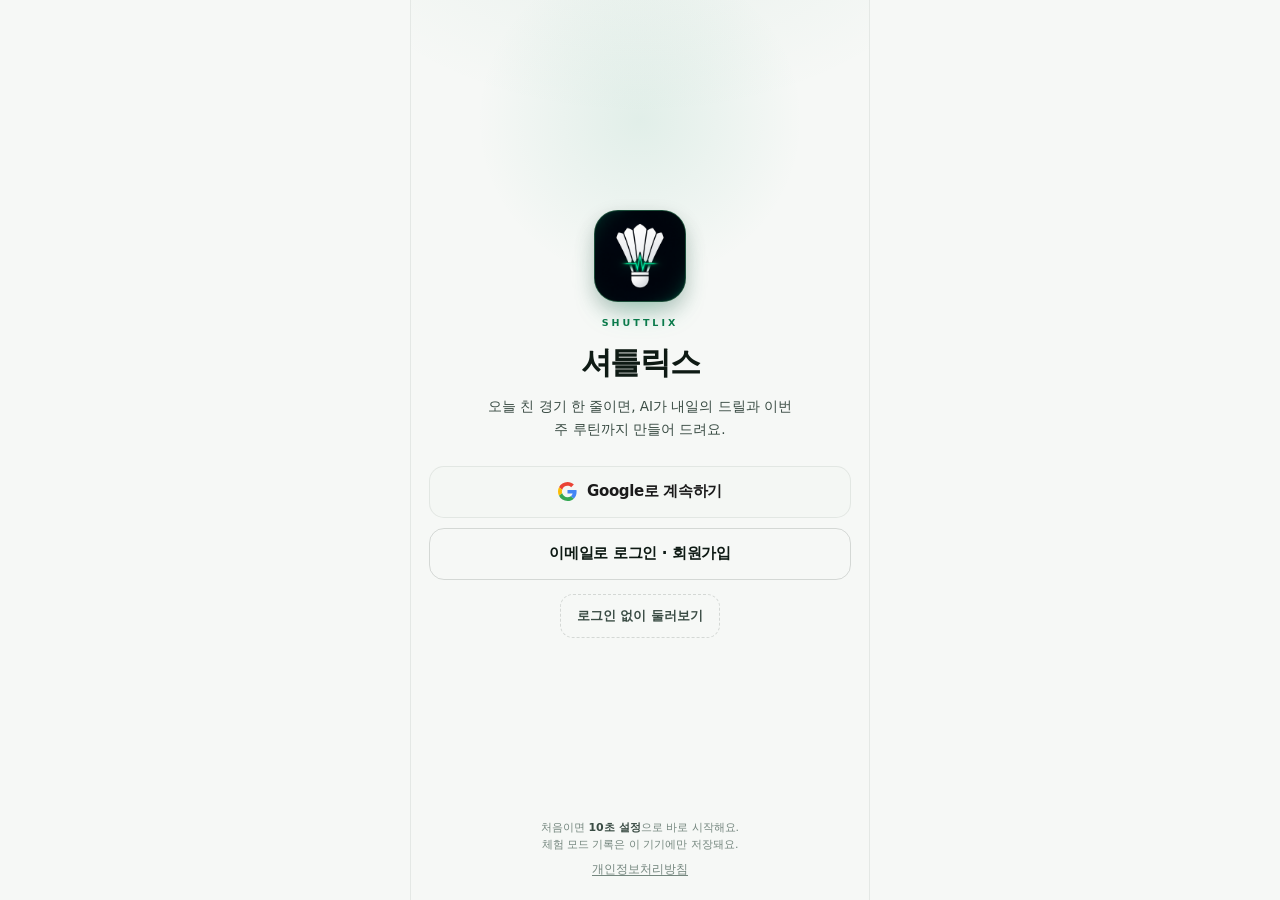
<file: index.html>
<!DOCTYPE html>
<html lang="ko" data-theme="th_def">
<head>
<meta charset="utf-8">
<title>셔틀릭스 · 배드민턴 일지 & 매칭</title>
<meta name="viewport" content="width=device-width, initial-scale=1, maximum-scale=1, viewport-fit=cover">
<meta name="theme-color" content="#f6f8f6">
<!-- bm-v1.41.1 — 보안 장치(CSP). 다른 곳에서 들어온 스크립트·iframe·엉뚱한 주소를
     브라우저가 먼저 막습니다. 아래 두 해시는 이 파일의 인라인 스크립트(테마 부트스트랩·
     로딩 안전망)와 짝입니다. 인라인 스크립트를 고치면 해시도 함께 바꿔야 합니다
     (test/v141_1.test.js가 자동으로 확인합니다).
     bm-v1.50.0 — 영상 자세 비교(MediaPipe Pose) 때문에 아래 세 가지만 더 열었습니다.
       · script-src  https://cdn.jsdelivr.net (자세 모델 코드) · 'wasm-unsafe-eval'(WASM 실행)
       · connect-src 위 주소와 https://storage.googleapis.com (자세 모델 파일 6MB 다운로드)
       · media-src   'self' blob: (폰에서 고른 영상 파일을 blob: 주소로만 재생)
     'unsafe-eval'·'unsafe-inline'는 그대로 막혀 있습니다. -->
<meta http-equiv="Content-Security-Policy" content="default-src 'self'; script-src 'self' https://accounts.google.com 'sha256-INWe/ZxfH4F6qWiJqxsEThPW9Jdnza93ljULyO5kONE=' 'sha256-rBT/184oEeaTp5T04yQ08/fyWhcM0n8C3Vjm3Zjn3LQ=' https://cdn.jsdelivr.net 'wasm-unsafe-eval'; style-src 'self' 'unsafe-inline' https://accounts.google.com; font-src 'self' https://fonts.gstatic.com data:; img-src 'self' data: blob: https:; connect-src 'self' https://mwgpakntlollndfluwgg.supabase.co wss://mwgpakntlollndfluwgg.supabase.co https://accounts.google.com https://script.google.com https://script.googleusercontent.com https://cdn.jsdelivr.net https://storage.googleapis.com; frame-src https://accounts.google.com; media-src 'self' blob:; object-src 'none'; base-uri 'none'; form-action 'self'; worker-src 'self' blob:; manifest-src 'self'">
<meta name="referrer" content="strict-origin-when-cross-origin">
<meta name="color-scheme" content="light dark">
<meta name="description" content="셔틀릭스(Shuttlix) — 일지·AI 분석·1:1 매칭·커뮤니티·코치 피드백을 한 화면에 담은 모바일 배드민턴 앱">
<meta name="application-name" content="셔틀릭스">
<meta name="apple-mobile-web-app-title" content="셔틀릭스">
<meta name="apple-mobile-web-app-capable" content="yes">
<meta name="apple-mobile-web-app-status-bar-style" content="default">
<meta name="mobile-web-app-capable" content="yes">
<!-- 첫 페인트 전에 저장된 테마를 먼저 칠합니다.
     예전에는 <html>에 검정 배경이 박혀 있어 밝은 테마에서도 양옆·아래로 검정이 비쳤습니다. -->
<script>
(function () {
  var BG = { th_def: '#f6f8f6', th_night: '#080b0a', th_court: '#06170f', th_sakura: '#fff8fa' };
  var theme = 'th_def';
  try {
    var cache = JSON.parse(localStorage.getItem('bm_cache_v1') || 'null');
    var saved = cache && cache.me && cache.me.theme && cache.me.theme.theme;
    if (saved && BG[saved]) theme = saved;
  } catch (e) { /* 저장소를 못 읽어도 기본 코트로 칠합니다 */ }
  var de = document.documentElement;
  de.setAttribute('data-theme', theme);
  var meta = document.querySelector('meta[name="theme-color"]');
  if (meta) meta.setAttribute('content', BG[theme]);
})();
</script>
<link rel="manifest" href="manifest.webmanifest">
<link rel="icon" href="icons/favicon.svg" type="image/svg+xml">
<link rel="apple-touch-icon" href="icons/icon-192.png">
<link rel="stylesheet" href="styles.css?v=20261128-6">
<!-- 지도(Leaflet) 스타일·코드는 저장소에 함께 넣었습니다 — 오프라인에서도 지도 틀이 뜨고, 외부 CDN에 기대지 않습니다 -->
<link rel="stylesheet" href="js/vendor/leaflet/leaflet.css">
<link rel="preconnect" href="https://accounts.google.com">
<link rel="privacy-policy" href="privacy.html">
</head>
<body>
<!-- 앱 시작 로딩(스플래시) — 새 로고 타일 + 은은한 에메랄드 맥동.
     첫 화면이 준비되면 시작 코드가 .is-off를 붙여 340ms 동안 부드럽게 걷어냅니다
     (준비가 너무 빨리 끝나도 최소 420ms는 보이게 해 화면이 깜빡이지 않습니다). -->
<div id="splash" class="splash" role="status" aria-label="앱을 준비하고 있어요">
  <div class="splash__stack">
    <div class="splash__glow" aria-hidden="true"></div>
    <div class="splash__tile">
      <img class="splash__logo" src="icons/icon-512.png" alt="" width="512" height="512" decoding="async" fetchpriority="high">
    </div>
    <p class="splash__brand">SHUTTLIX</p>
    <p class="splash__t">셔틀릭스</p>
    <p class="splash__s">오늘의 코트를 준비하고 있어요</p>
    <span class="splash__bar" aria-hidden="true"><i></i></span>
  </div>
</div>
<!-- 안전망: 스크립트가 어떤 이유로든 첫 화면을 못 그리면 6초 뒤 로딩 화면이 스스로 걷힙니다.
     (앱이 정상으로 뜨면 시작 코드가 먼저 .is-off를 붙이므로 이 타이머는 아무 일도 하지 않습니다) -->
<script>
setTimeout(function () {
  var sp = document.getElementById('splash');
  if (sp) sp.classList.add('is-off');
}, 6000);
</script>

<header class="hdr">
  <div class="hdr__left">
    <span class="hdr__logo" aria-hidden="true">🏸</span>
    <div class="hdr__titles">
      <span class="hdr__brand">SHUTTLIX</span>
      <h1 id="hdrTitle">일지 &#38; AI</h1>
    </div>
  </div>
  <div class="hdr__right">
    <!-- bm-v1.82.0 — 작은 초록 점 대신 '매칭 ON / 휴식 중' 글자 배지(같은 자리에서 저장 상태도 함께 알림) -->
    <button id="matchPill" class="matchpill is-on" type="button" aria-label="내 상태 매칭 ON"><i class="matchpill__dot" aria-hidden="true"></i><b>매칭 ON</b></button>
    <button id="hdrChat" class="iconbtn hdr__chat" aria-label="1:1 채팅, 안 읽은 메시지" aria-expanded="false" aria-controls="dm">
      <svg viewBox="0 0 24 24" fill="none" stroke="currentColor" stroke-width="1.9" stroke-linecap="round" stroke-linejoin="round"><path d="M21 11.5a7.5 7.5 0 0 1-7.5 7.5H8l-4 3v-5.6A7.5 7.5 0 0 1 11 4h2.5A7.5 7.5 0 0 1 21 11.5z"/><path d="M9 11h6M9 14h3"/></svg>
      <i id="hdrChatBadge" class="badge hdr__chatbadge" hidden>0</i>
    </button>
    <button id="hdrHearts" class="heartchip" aria-label="하트 잔액, MY로 이동"></button>
    <!-- bm-v1.80.0 — 내 커스텀 라켓 미니 위젯(운동 상태에 따라 짱짱·느슨·끊어짐). 누르면 꾸미기 시트 -->
    <button id="hdrRacket" class="hedracket is-ok" aria-label="내 커스텀 라켓 · 눌러서 꾸미기" title="내 라켓 꾸미기">
      <span class="hedracket__art" aria-hidden="true"></span>
    </button>
  </div>
</header>

<!-- 오프라인·동기화 안내 (필요할 때만 보입니다) -->
<div id="netbar" class="netbar" role="status" aria-live="polite" hidden></div>

<!-- 새 메시지·요청 알림 배너 (v1.20, 알림을 켜 둔 사람에게만) -->
<div id="notifbar" class="notifbar" role="status" aria-live="polite" hidden></div>

<!-- bm-v1.80.0 — 일지 저장 직후 ‘방금 쓴 오늘 운동 그대로 공유’ 바 (탭바 위에 떠 있음) -->
<div id="saveShare" class="saveshare" role="status" aria-live="polite" hidden></div>

<main id="main" class="main" role="main">
  <div class="skeleton">
    <div class="sk sk--hero"></div>
    <div class="sk sk--card"></div>
    <div class="sk sk--card"></div>
  </div>
</main>

<!-- 상단 오른쪽 채팅(DM) 패널 -->
<div id="dm" class="dm" hidden></div>

<nav id="tabbar" class="tabbar" aria-label="주요 메뉴">
  <button class="tab" data-tab="log" aria-current="page">
    <svg viewBox="0 0 24 24" fill="none" stroke="currentColor" stroke-width="1.9" stroke-linecap="round" stroke-linejoin="round"><path d="M4 20h4l10.5-10.5a2.1 2.1 0 0 0-3-3L5 17v3z"/><path d="M13.5 6.5l3 3"/></svg>
    <span>일지 & AI</span>
  </button>
  <button class="tab" data-tab="matching">
    <svg viewBox="0 0 24 24" fill="none" stroke="currentColor" stroke-width="1.9" stroke-linecap="round" stroke-linejoin="round"><circle cx="9" cy="7" r="3"/><path d="M3 20c0-3.3 2.7-6 6-6s6 2.7 6 6"/><circle cx="17" cy="8" r="2.4"/><path d="M16 14c3 0 5 2.2 5 5"/></svg>
    <span>매칭</span>
    <i class="nav__badge" hidden>0</i>
  </button>
  <button class="tab" data-tab="community">
    <svg viewBox="0 0 24 24" fill="none" stroke="currentColor" stroke-width="1.9" stroke-linecap="round" stroke-linejoin="round"><path d="M21 12a8 8 0 0 1-8 8H7l-4 3v-6.5A8 8 0 0 1 11 4h2a8 8 0 0 1 8 8z"/></svg>
    <span>커뮤니티</span>
  </button>
  <button class="tab" data-tab="coach">
    <svg viewBox="0 0 24 24" fill="none" stroke="currentColor" stroke-width="1.9" stroke-linecap="round" stroke-linejoin="round"><path d="M13 4a4 4 0 0 1 4 4v1h2a2 2 0 0 1 0 4h-1.2A6 6 0 0 1 6 13V7a3 3 0 0 1 3-3h4z"/><path d="M10 17v3"/></svg>
    <span>코치</span>
    <i class="nav__badge" hidden>0</i>
  </button>
  <button class="tab" data-tab="my">
    <svg viewBox="0 0 24 24" fill="none" stroke="currentColor" stroke-width="1.9" stroke-linecap="round" stroke-linejoin="round"><circle cx="12" cy="8" r="3.6"/><path d="M4.5 20c0-4.1 3.4-7 7.5-7s7.5 2.9 7.5 7"/></svg>
    <span>MY</span>
  </button>
</nav>

<noscript><p style="padding:20px;color:#fff">이 앱은 자바스크립트가 필요합니다. <a href="privacy.html" style="color:#c6f24e">개인정보처리방침 보기</a></p></noscript>

<!-- 로드 순서 중요: 지도 → 도구 → 도메인 → AI → 시드 → 저장소 → 화면 → 시작
     bm-v1.88.0 — 3D 라켓 쇼룸은 저장소 안에 넣은 Three.js(WebGL)로 그립니다.
     바깥 CDN 을 쓰지 않아 오프라인·CSP 에서도 그대로 뜹니다. -->
<script defer src="js/vendor/leaflet/leaflet.js"></script>
<script defer src="js/vendor/three/three.min.js"></script>
<script defer src="js/smashsound.js"></script>
<script defer src="js/racket3d.js"></script>
<script defer src="js/util.js"></script>
<script defer src="js/domain.js"></script>
<script defer src="js/routine.js"></script>
<script defer src="js/beginner.js"></script>
<script defer src="js/ai.js"></script>
<script defer src="js/seed.js"></script>
<script defer src="js/api.js"></script>
<script defer src="js/auth.js"></script>
<script defer src="js/store.js"></script>
<script defer src="js/ui.js"></script>
<script defer src="js/racketcustom.js"></script>
<script defer src="js/wallpaper.js"></script>
<script defer src="js/gear.js"></script>
<script defer src="js/push.js"></script>
<script defer src="js/sharecard.js"></script>
<script defer src="js/gyms.js"></script>
<script defer src="js/nearby.js"></script>
<script defer src="js/art.js"></script>
<script defer src="js/ads.js"></script>
<script defer src="js/scoreboard.js"></script>
<script defer src="js/timer.js"></script>
<script defer src="js/report.js"></script>
<script defer src="js/pose.js"></script>
<script defer src="js/safety.js"></script>
<script defer src="js/views/profile.js"></script>
<script defer src="js/views/friends.js"></script>
<script defer src="js/views/chat.js"></script>
<script defer src="js/views/gyms.js"></script>
<script defer src="js/views/log.js"></script>
<script defer src="js/views/matching.js"></script>
<script defer src="js/views/community.js"></script>
<script defer src="js/views/coach.js"></script>
<script defer src="js/views/my.js"></script>
<script defer src="js/views/start.js"></script>
<script defer src="app.js"></script>
</body>
</html>
</file>
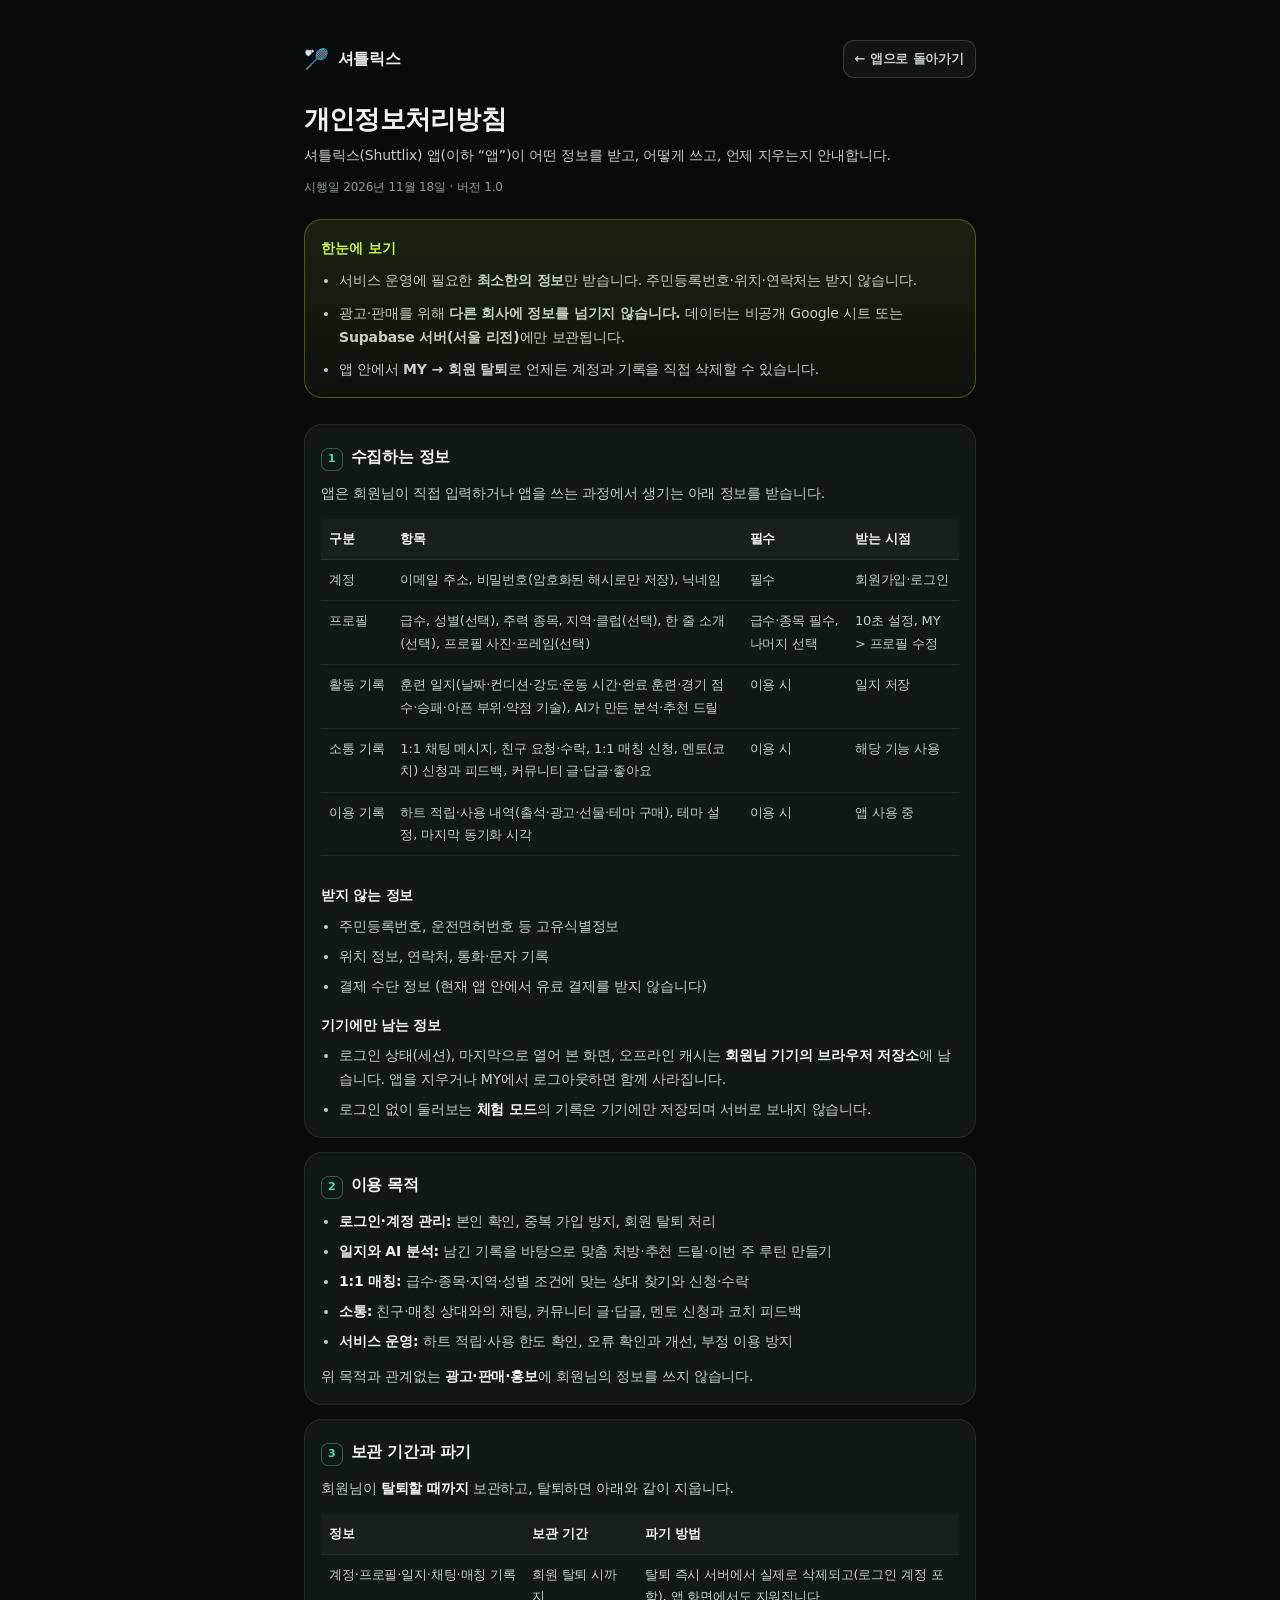
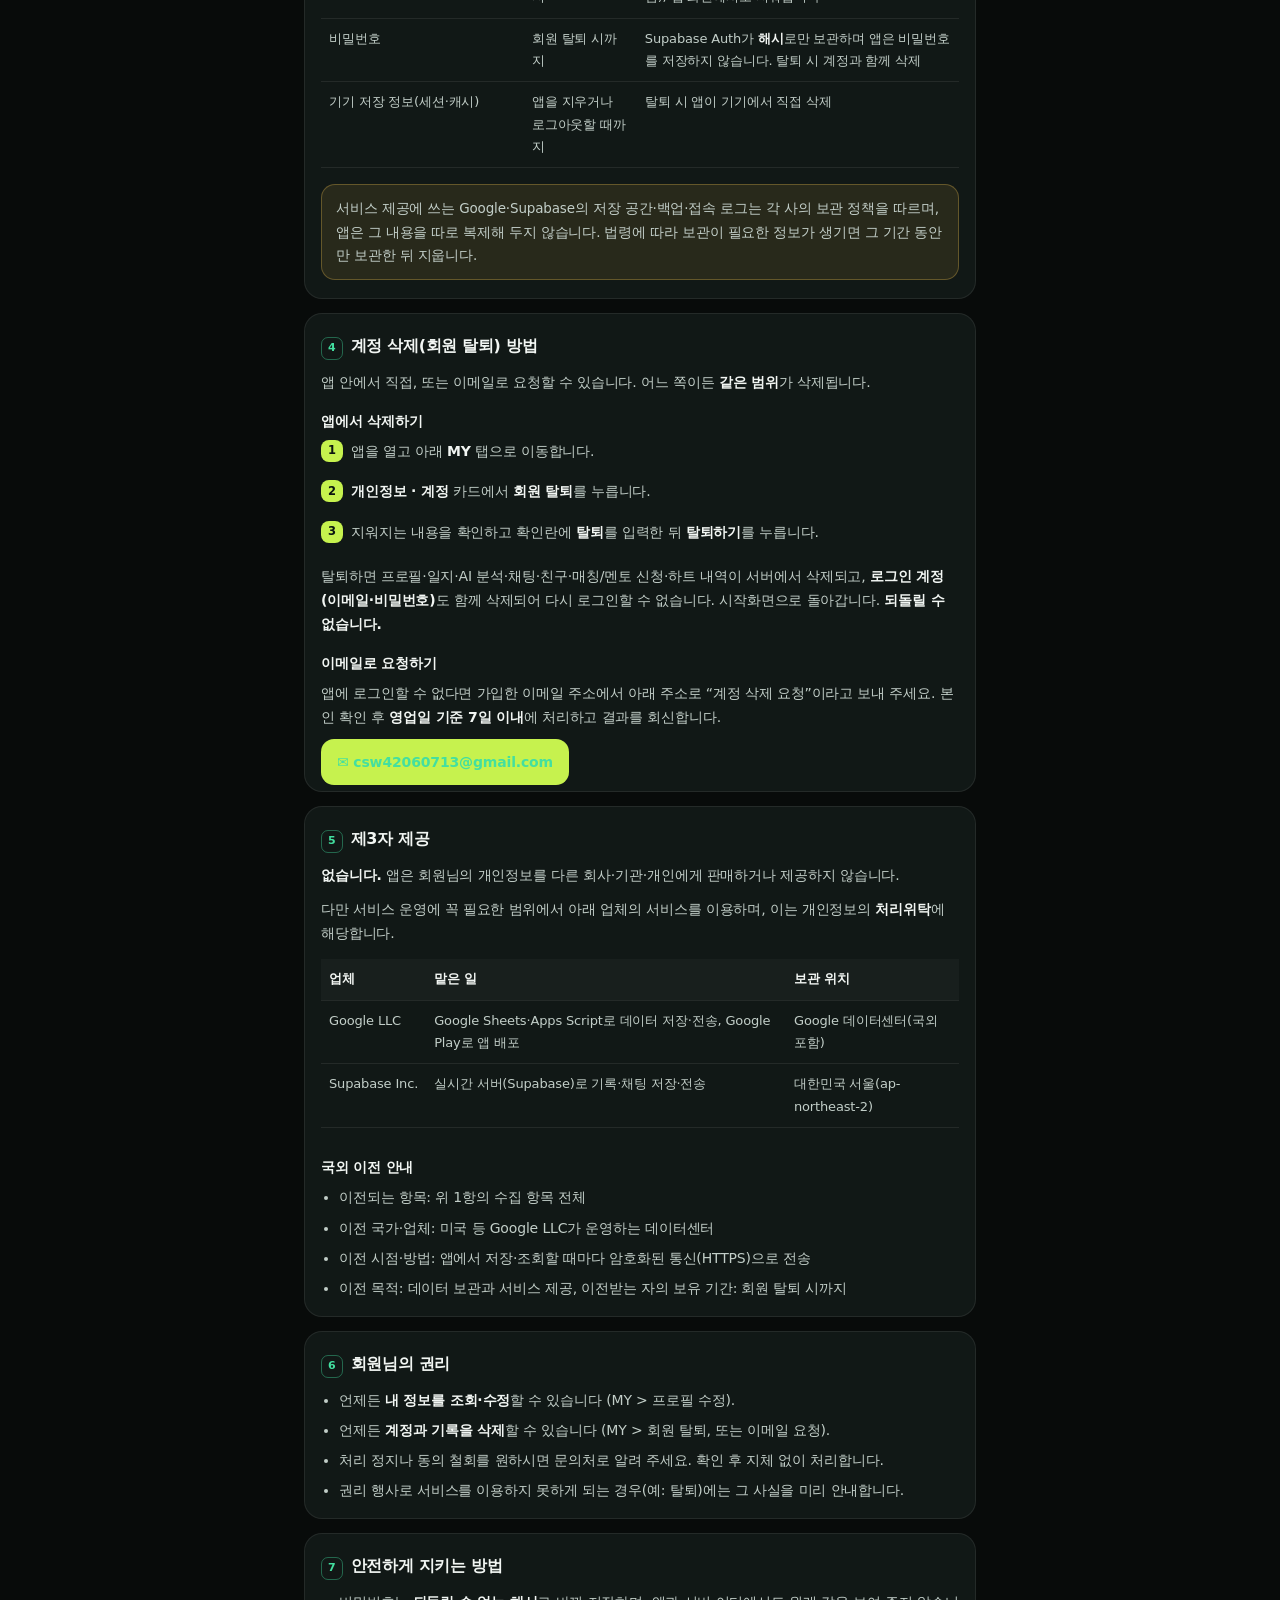
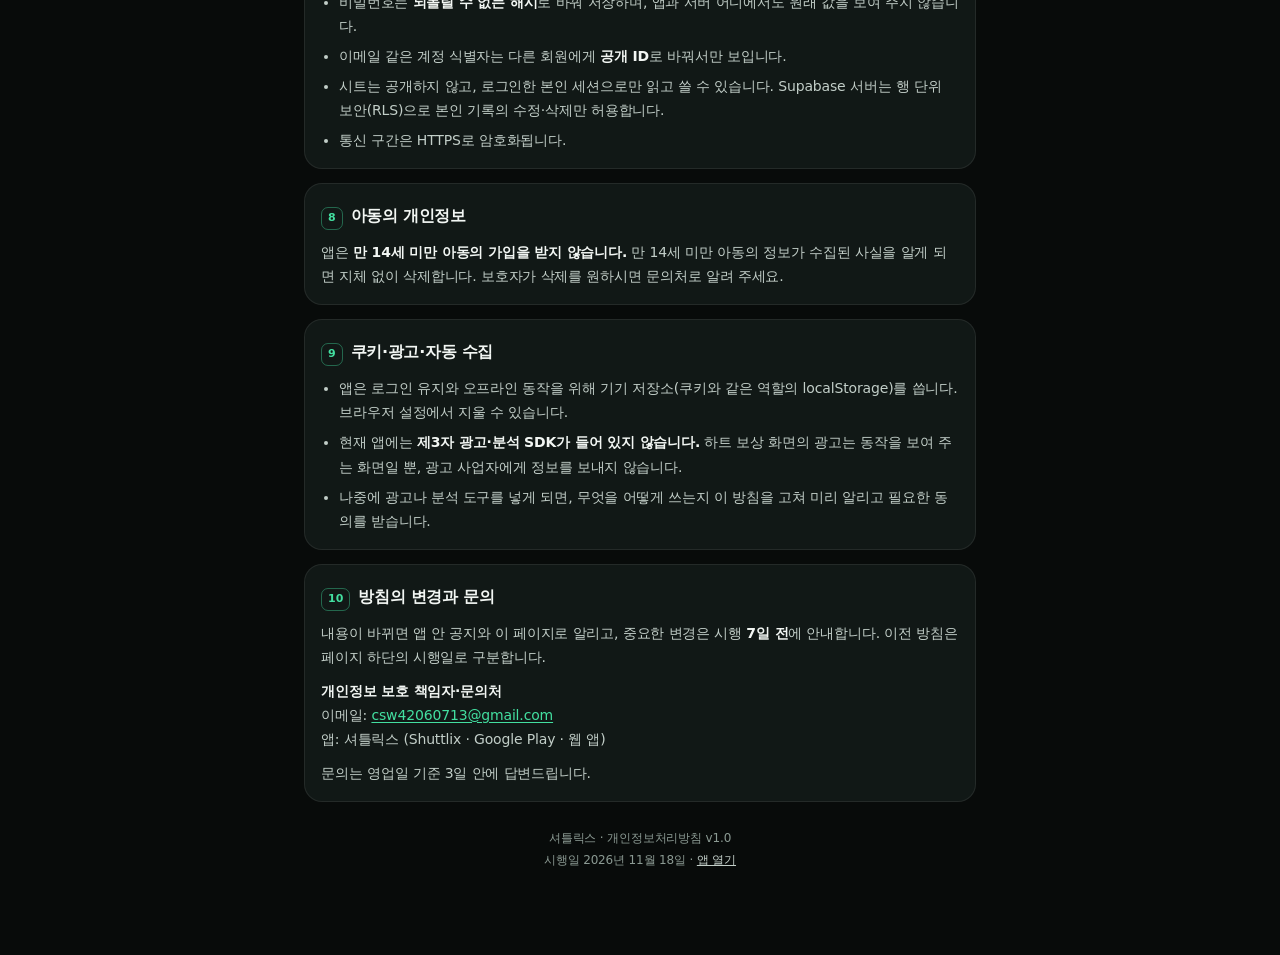
<file: privacy.html>
<!DOCTYPE html>
<html lang="ko" data-theme="th_night" style="background:#080b0a">
<head>
<meta charset="utf-8">
<title>개인정보처리방침 · 셔틀릭스</title>
<meta name="viewport" content="width=device-width, initial-scale=1, viewport-fit=cover">
<meta name="theme-color" content="#080b0a">
<meta name="robots" content="index, follow">
<meta name="description" content="셔틀릭스(Shuttlix) 앱이 수집하는 정보, 이용 목적, 보관·파기, 이용자 권리와 계정 삭제 방법을 안내합니다.">
<link rel="icon" href="icons/favicon.svg" type="image/svg+xml">
<style>
  :root {
    --bg: #080b0a;
    --bg-2: #0c1210;
    --card: #111816;
    --card-2: #17211e;
    --line: rgba(255, 255, 255, 0.08);
    --line-2: rgba(255, 255, 255, 0.16);
    --text: #f2f6f3;
    --text-2: #c2cec8;
    --muted: #8b9a93;
    --accent: #c6f24e;
    --accent-2: #43dfa0;
    --warn: #f2c14e;
    color-scheme: dark;
  }
  * { box-sizing: border-box; }
  html, body { margin: 0; padding: 0; }
  body {
    background:
      radial-gradient(1200px 600px at 50% -10%, rgba(198, 242, 78, 0.10), transparent 60%),
      var(--bg);
    color: var(--text);
    font-family: "Pretendard", -apple-system, BlinkMacSystemFont, "Apple SD Gothic Neo",
      "Malgun Gothic", "Noto Sans KR", system-ui, sans-serif;
    font-size: 15px;
    line-height: 1.72;
    -webkit-text-size-adjust: 100%;
    letter-spacing: -0.01em;
  }
  .wrap { max-width: 720px; margin: 0 auto; padding: 20px 18px 56px; }

  .top { display: flex; align-items: center; justify-content: space-between; gap: 12px; padding: 8px 0 18px; }
  .brand { display: flex; align-items: center; gap: 9px; font-weight: 800; letter-spacing: -0.02em; }
  .brand span { font-size: 20px; line-height: 1; }
  .back {
    display: inline-flex; align-items: center; gap: 5px;
    color: var(--text-2); text-decoration: none; font-size: 13px; font-weight: 700;
    border: 1px solid var(--line-2); border-radius: 11px; padding: 7px 11px;
    background: color-mix(in srgb, #fff 4%, transparent);
  }
  .back:active { opacity: 0.7; }

  h1 { font-size: 26px; line-height: 1.32; letter-spacing: -0.03em; margin: 6px 0 6px; }
  .lede { color: var(--text-2); font-size: 14px; margin: 0 0 4px; }
  .meta { color: var(--muted); font-size: 12px; margin: 10px 0 22px; }

  .summary {
    background: linear-gradient(180deg, rgba(198, 242, 78, 0.10), rgba(198, 242, 78, 0.03));
    border: 1px solid rgba(198, 242, 78, 0.28);
    border-radius: 18px; padding: 16px 16px 8px; margin: 0 0 26px;
  }
  .summary h2 { font-size: 14px; margin: 0 0 8px; color: var(--accent); letter-spacing: 0; }
  .summary ul { margin: 0; padding-left: 18px; color: var(--text-2); font-size: 14px; }
  .summary li { margin: 0 0 8px; }

  .card {
    background: var(--card);
    border: 1px solid var(--line);
    border-radius: 18px;
    padding: 18px 16px 6px;
    margin: 0 0 14px;
  }
  .card h2 {
    font-size: 16px; margin: 0 0 10px; letter-spacing: -0.02em;
    display: flex; align-items: baseline; gap: 8px;
  }
  .card h2 i {
    font-style: normal; font-size: 11px; font-weight: 800; color: var(--accent-2);
    border: 1px solid color-mix(in srgb, var(--accent-2) 40%, transparent);
    border-radius: 7px; padding: 1px 6px; letter-spacing: 0;
  }
  .card h3 { font-size: 13.5px; margin: 16px 0 6px; color: var(--text); letter-spacing: -0.01em; }
  .card p, .card li { color: var(--text-2); font-size: 14px; }
  .card p { margin: 0 0 10px; }
  .card ul { margin: 0 0 10px; padding-left: 18px; }
  .card li { margin: 0 0 6px; }
  .card b { color: var(--text); font-weight: 700; }
  .card a { color: var(--accent-2); text-underline-offset: 2px; }

  table { width: 100%; border-collapse: collapse; margin: 4px 0 12px; font-size: 13px; }
  th, td { text-align: left; padding: 9px 8px; border-bottom: 1px solid var(--line); vertical-align: top; color: var(--text-2); }
  th { color: var(--text); font-weight: 700; background: color-mix(in srgb, #fff 3%, transparent); }
  td:first-child, th:first-child { white-space: nowrap; }
  .tbl-scroll { overflow-x: auto; -webkit-overflow-scrolling: touch; }

  .steps { counter-reset: s; list-style: none; padding: 0; margin: 0 0 10px; }
  .steps li {
    counter-increment: s; position: relative; padding: 0 0 10px 30px; font-size: 14px; color: var(--text-2);
  }
  .steps li::before {
    content: counter(s); position: absolute; left: 0; top: 1px;
    width: 22px; height: 22px; border-radius: 8px;
    display: grid; place-items: center; font-size: 11.5px; font-weight: 800;
    color: #0a1410; background: var(--accent);
  }
  .note {
    background: color-mix(in srgb, var(--warn) 10%, transparent);
    border: 1px solid color-mix(in srgb, var(--warn) 30%, transparent);
    border-radius: 14px; padding: 12px 14px; margin: 4px 0 12px;
    color: var(--text-2); font-size: 13.5px;
  }
  .contact {
    display: inline-flex; align-items: center; gap: 8px;
    background: var(--accent); color: #0a1410; font-weight: 800;
    border-radius: 13px; padding: 11px 16px; text-decoration: none; font-size: 14px;
  }
  .foot { color: var(--muted); font-size: 12px; text-align: center; margin-top: 26px; line-height: 1.8; }
  .foot a { color: var(--text-2); }
  @media (min-width: 720px) {
    body { font-size: 15.5px; }
    .wrap { padding: 32px 24px 72px; }
  }
</style>
</head>
<body>
<main class="wrap">

  <div class="top">
    <div class="brand"><span>🏸</span>셔틀릭스</div>
    <a class="back" href="./index.html">← 앱으로 돌아가기</a>
  </div>

  <h1>개인정보처리방침</h1>
  <p class="lede">셔틀릭스(Shuttlix) 앱(이하 “앱”)이 어떤 정보를 받고, 어떻게 쓰고, 언제 지우는지 안내합니다.</p>
  <p class="meta">시행일 2026년 11월 18일 · 버전 1.0</p>

  <section class="summary">
    <h2>한눈에 보기</h2>
    <ul>
      <li>서비스 운영에 필요한 <b>최소한의 정보</b>만 받습니다. 주민등록번호·위치·연락처는 받지 않습니다.</li>
      <li>광고·판매를 위해 <b>다른 회사에 정보를 넘기지 않습니다.</b> 데이터는 비공개 Google 시트 또는 <b>Supabase 서버(서울 리전)</b>에만 보관됩니다.</li>
      <li>앱 안에서 <b>MY → 회원 탈퇴</b>로 언제든 계정과 기록을 직접 삭제할 수 있습니다.</li>
    </ul>
  </section>

  <section class="card" id="collect">
    <h2><i>1</i>수집하는 정보</h2>
    <p>앱은 회원님이 직접 입력하거나 앱을 쓰는 과정에서 생기는 아래 정보를 받습니다.</p>
    <div class="tbl-scroll">
      <table>
        <thead>
          <tr><th>구분</th><th>항목</th><th>필수</th><th>받는 시점</th></tr>
        </thead>
        <tbody>
          <tr><td>계정</td><td>이메일 주소, 비밀번호(암호화된 해시로만 저장), 닉네임</td><td>필수</td><td>회원가입·로그인</td></tr>
          <tr><td>프로필</td><td>급수, 성별(선택), 주력 종목, 지역·클럽(선택), 한 줄 소개(선택), 프로필 사진·프레임(선택)</td><td>급수·종목 필수, 나머지 선택</td><td>10초 설정, MY &gt; 프로필 수정</td></tr>
          <tr><td>활동 기록</td><td>훈련 일지(날짜·컨디션·강도·운동 시간·완료 훈련·경기 점수·승패·아픈 부위·약점 기술), AI가 만든 분석·추천 드릴</td><td>이용 시</td><td>일지 저장</td></tr>
          <tr><td>소통 기록</td><td>1:1 채팅 메시지, 친구 요청·수락, 1:1 매칭 신청, 멘토(코치) 신청과 피드백, 커뮤니티 글·답글·좋아요</td><td>이용 시</td><td>해당 기능 사용</td></tr>
          <tr><td>이용 기록</td><td>하트 적립·사용 내역(출석·광고·선물·테마 구매), 테마 설정, 마지막 동기화 시각</td><td>이용 시</td><td>앱 사용 중</td></tr>
        </tbody>
      </table>
    </div>
    <h3>받지 않는 정보</h3>
    <ul>
      <li>주민등록번호, 운전면허번호 등 고유식별정보</li>
      <li>위치 정보, 연락처, 통화·문자 기록</li>
      <li>결제 수단 정보 (현재 앱 안에서 유료 결제를 받지 않습니다)</li>
    </ul>
    <h3>기기에만 남는 정보</h3>
    <ul>
      <li>로그인 상태(세션), 마지막으로 열어 본 화면, 오프라인 캐시는 <b>회원님 기기의 브라우저 저장소</b>에 남습니다. 앱을 지우거나 MY에서 로그아웃하면 함께 사라집니다.</li>
      <li>로그인 없이 둘러보는 <b>체험 모드</b>의 기록은 기기에만 저장되며 서버로 보내지 않습니다.</li>
    </ul>
  </section>

  <section class="card" id="purpose">
    <h2><i>2</i>이용 목적</h2>
    <ul>
      <li><b>로그인·계정 관리:</b> 본인 확인, 중복 가입 방지, 회원 탈퇴 처리</li>
      <li><b>일지와 AI 분석:</b> 남긴 기록을 바탕으로 맞춤 처방·추천 드릴·이번 주 루틴 만들기</li>
      <li><b>1:1 매칭:</b> 급수·종목·지역·성별 조건에 맞는 상대 찾기와 신청·수락</li>
      <li><b>소통:</b> 친구·매칭 상대와의 채팅, 커뮤니티 글·답글, 멘토 신청과 코치 피드백</li>
      <li><b>서비스 운영:</b> 하트 적립·사용 한도 확인, 오류 확인과 개선, 부정 이용 방지</li>
    </ul>
    <p>위 목적과 관계없는 <b>광고·판매·홍보</b>에 회원님의 정보를 쓰지 않습니다.</p>
  </section>

  <section class="card" id="retention">
    <h2><i>3</i>보관 기간과 파기</h2>
    <p>회원님이 <b>탈퇴할 때까지</b> 보관하고, 탈퇴하면 아래와 같이 지웁니다.</p>
    <div class="tbl-scroll">
      <table>
        <thead><tr><th>정보</th><th>보관 기간</th><th>파기 방법</th></tr></thead>
        <tbody>
          <tr><td>계정·프로필·일지·채팅·매칭 기록</td><td>회원 탈퇴 시까지</td><td>탈퇴 즉시 서버에서 실제로 삭제되고(로그인 계정 포함), 앱 화면에서도 지워집니다</td></tr>
          <tr><td>비밀번호</td><td>회원 탈퇴 시까지</td><td>Supabase Auth가 <b>해시</b>로만 보관하며 앱은 비밀번호를 저장하지 않습니다. 탈퇴 시 계정과 함께 삭제</td></tr>
          <tr><td>기기 저장 정보(세션·캐시)</td><td>앱을 지우거나 로그아웃할 때까지</td><td>탈퇴 시 앱이 기기에서 직접 삭제</td></tr>
        </tbody>
      </table>
    </div>
    <div class="note">
      서비스 제공에 쓰는 Google·Supabase의 저장 공간·백업·접속 로그는 각 사의 보관 정책을 따르며, 앱은 그 내용을 따로 복제해 두지 않습니다.
      법령에 따라 보관이 필요한 정보가 생기면 그 기간 동안만 보관한 뒤 지웁니다.
    </div>
  </section>

  <section class="card" id="delete-account">
    <h2><i>4</i>계정 삭제(회원 탈퇴) 방법</h2>
    <p>앱 안에서 직접, 또는 이메일로 요청할 수 있습니다. 어느 쪽이든 <b>같은 범위</b>가 삭제됩니다.</p>
    <h3>앱에서 삭제하기</h3>
    <ol class="steps">
      <li>앱을 열고 아래 <b>MY</b> 탭으로 이동합니다.</li>
      <li><b>개인정보 · 계정</b> 카드에서 <b>회원 탈퇴</b>를 누릅니다.</li>
      <li>지워지는 내용을 확인하고 확인란에 <b>탈퇴</b>를 입력한 뒤 <b>탈퇴하기</b>를 누릅니다.</li>
    </ol>
    <p>탈퇴하면 프로필·일지·AI 분석·채팅·친구·매칭/멘토 신청·하트 내역이 서버에서 삭제되고, <b>로그인 계정(이메일·비밀번호)</b>도 함께 삭제되어 다시 로그인할 수 없습니다. 시작화면으로 돌아갑니다. <b>되돌릴 수 없습니다.</b></p>
    <h3>이메일로 요청하기</h3>
    <p>앱에 로그인할 수 없다면 가입한 이메일 주소에서 아래 주소로 “계정 삭제 요청”이라고 보내 주세요. 본인 확인 후 <b>영업일 기준 7일 이내</b>에 처리하고 결과를 회신합니다.</p>
    <a class="contact" href="mailto:csw42060713@gmail.com?subject=%EA%B3%84%EC%A0%95%20%EC%82%AD%EC%A0%9C%20%EC%9A%94%EC%B2%AD">✉ csw42060713@gmail.com</a>
  </section>

  <section class="card" id="third-party">
    <h2><i>5</i>제3자 제공</h2>
    <p><b>없습니다.</b> 앱은 회원님의 개인정보를 다른 회사·기관·개인에게 판매하거나 제공하지 않습니다.</p>
    <p>다만 서비스 운영에 꼭 필요한 범위에서 아래 업체의 서비스를 이용하며, 이는 개인정보의 <b>처리위탁</b>에 해당합니다.</p>
    <div class="tbl-scroll">
      <table>
        <thead><tr><th>업체</th><th>맡은 일</th><th>보관 위치</th></tr></thead>
        <tbody>
          <tr><td>Google LLC</td><td>Google Sheets·Apps Script로 데이터 저장·전송, Google Play로 앱 배포</td><td>Google 데이터센터(국외 포함)</td></tr>
          <tr><td>Supabase Inc.</td><td>실시간 서버(Supabase)로 기록·채팅 저장·전송</td><td>대한민국 서울(ap-northeast-2)</td></tr>
        </tbody>
      </table>
    </div>
    <h3>국외 이전 안내</h3>
    <ul>
      <li>이전되는 항목: 위 1항의 수집 항목 전체</li>
      <li>이전 국가·업체: 미국 등 Google LLC가 운영하는 데이터센터</li>
      <li>이전 시점·방법: 앱에서 저장·조회할 때마다 암호화된 통신(HTTPS)으로 전송</li>
      <li>이전 목적: 데이터 보관과 서비스 제공, 이전받는 자의 보유 기간: 회원 탈퇴 시까지</li>
    </ul>
  </section>

  <section class="card" id="rights">
    <h2><i>6</i>회원님의 권리</h2>
    <ul>
      <li>언제든 <b>내 정보를 조회·수정</b>할 수 있습니다 (MY &gt; 프로필 수정).</li>
      <li>언제든 <b>계정과 기록을 삭제</b>할 수 있습니다 (MY &gt; 회원 탈퇴, 또는 이메일 요청).</li>
      <li>처리 정지나 동의 철회를 원하시면 문의처로 알려 주세요. 확인 후 지체 없이 처리합니다.</li>
      <li>권리 행사로 서비스를 이용하지 못하게 되는 경우(예: 탈퇴)에는 그 사실을 미리 안내합니다.</li>
    </ul>
  </section>

  <section class="card">
    <h2><i>7</i>안전하게 지키는 방법</h2>
    <ul>
      <li>비밀번호는 <b>되돌릴 수 없는 해시</b>로 바꿔 저장하며, 앱과 서버 어디에서도 원래 값을 보여 주지 않습니다.</li>
      <li>이메일 같은 계정 식별자는 다른 회원에게 <b>공개 ID</b>로 바꿔서만 보입니다.</li>
      <li>시트는 공개하지 않고, 로그인한 본인 세션으로만 읽고 쓸 수 있습니다. Supabase 서버는 행 단위 보안(RLS)으로 본인 기록의 수정·삭제만 허용합니다.</li>
      <li>통신 구간은 HTTPS로 암호화됩니다.</li>
    </ul>
  </section>

  <section class="card">
    <h2><i>8</i>아동의 개인정보</h2>
    <p>앱은 <b>만 14세 미만 아동의 가입을 받지 않습니다.</b> 만 14세 미만 아동의 정보가 수집된 사실을 알게 되면 지체 없이 삭제합니다. 보호자가 삭제를 원하시면 문의처로 알려 주세요.</p>
  </section>

  <section class="card">
    <h2><i>9</i>쿠키·광고·자동 수집</h2>
    <ul>
      <li>앱은 로그인 유지와 오프라인 동작을 위해 기기 저장소(쿠키와 같은 역할의 localStorage)를 씁니다. 브라우저 설정에서 지울 수 있습니다.</li>
      <li>현재 앱에는 <b>제3자 광고·분석 SDK가 들어 있지 않습니다.</b> 하트 보상 화면의 광고는 동작을 보여 주는 화면일 뿐, 광고 사업자에게 정보를 보내지 않습니다.</li>
      <li>나중에 광고나 분석 도구를 넣게 되면, 무엇을 어떻게 쓰는지 이 방침을 고쳐 미리 알리고 필요한 동의를 받습니다.</li>
    </ul>
  </section>

  <section class="card">
    <h2><i>10</i>방침의 변경과 문의</h2>
    <p>내용이 바뀌면 앱 안 공지와 이 페이지로 알리고, 중요한 변경은 시행 <b>7일 전</b>에 안내합니다. 이전 방침은 페이지 하단의 시행일로 구분합니다.</p>
    <p><b>개인정보 보호 책임자·문의처</b><br>
      이메일: <a href="mailto:csw42060713@gmail.com">csw42060713@gmail.com</a><br>
      앱: 셔틀릭스 (Shuttlix · Google Play · 웹 앱)</p>
    <p>문의는 영업일 기준 3일 안에 답변드립니다.</p>
  </section>

  <p class="foot">
    셔틀릭스 · 개인정보처리방침 v1.0<br>
    시행일 2026년 11월 18일 · <a href="./index.html">앱 열기</a>
  </p>
</main>
</body>
</html>
</file>
<file: styles.css>
/* ============================================================
 * styles.css — 배드민턴 앱 디자인 시스템 v1.2 "Court Pro"
 *
 * 참고한 결: Strava · Nike Run Club · 플랩풋볼 같은 스포츠 앱
 *   · 넉넉한 여백과 정돈된 타이포그래피 위계 (eyebrow → 큰 숫자 → 설명)
 *   · 얇은 보더 + 부드러운 카드, 그림자는 꼭 필요한 곳에만
 *   · 코트 그린/민트 + 셔틀콕 포인트(라임) 컬러
 *   · 손가락에 바로 반응하는 큰 버튼과 칩
 *
 * 구조: 변수 → 기본 → 레이아웃 → 공통 → 아바타 꾸미기 → 화면별 → 시작화면 → 애니메이션
 * 원칙: 그림자/블러는 최소, 애니메이션은 transform/opacity만 사용
 * ============================================================ */

/* ---------- 1. 테마 변수 ---------- */
:root {
  /* 나이트 (기본) — 코트 위 조명이 떨어진 느낌의 딥 그린 */
  --bg: #080b0a;
  --bg-2: #0c1210;
  --card: #111816;
  --card-2: #17211e;
  --line: rgba(255, 255, 255, 0.075);
  --line-2: rgba(255, 255, 255, 0.15);
  --text: #f2f6f3;
  --text-2: #c2cec8;
  --muted: #7f8f88;
  --accent: #c6f24e;          /* 셔틀콕 포인트 (라임) */
  --accent-2: #43dfa0;        /* 코트 민트 */
  --accent-ink: #0a1410;
  --accent-soft: rgba(198, 242, 78, 0.14);
  --accent-line: rgba(198, 242, 78, 0.42);
  --good: #3ed598;
  --warn: #f2c14e;
  --bad: #ff6b6b;
  --r-xl: 26px;
  --r-lg: 22px;
  --r: 16px;
  --r-sm: 12px;
  --shadow: 0 14px 36px rgba(0, 0, 0, 0.36);
  --shadow-soft: 0 6px 18px rgba(0, 0, 0, 0.22);
  --hairline: 1px solid var(--line);
  --hdr-h: 58px;
  --nav-h: 62px;
  --safe-t: env(safe-area-inset-top, 0px);
  --safe-b: env(safe-area-inset-bottom, 0px);
  color-scheme: dark;
}

/* 밝은 코트 — 흰 카드 + 딥 코트그린 포인트 */
[data-theme="th_def"] {
  --bg: #f6f8f6;
  --bg-2: #eef2ee;
  --card: #ffffff;
  --card-2: #f4f7f4;
  --line: rgba(12, 26, 20, 0.075);
  --line-2: rgba(12, 26, 20, 0.14);
  --text: #0e1a14;
  --text-2: #3a4c44;
  --muted: #74867e;
  --accent: #0b7a4b;
  --accent-2: #12915c;
  --accent-ink: #ffffff;
  --accent-soft: rgba(11, 122, 75, 0.1);
  --accent-line: rgba(11, 122, 75, 0.28);
  --shadow: 0 18px 40px rgba(12, 26, 20, 0.1);
  --shadow-soft: 0 1px 2px rgba(12, 26, 20, 0.04), 0 8px 22px rgba(12, 26, 20, 0.05);
  color-scheme: light;
}

[data-theme="th_night"] { color-scheme: dark; }

/* 라임 코트 — 형광 라임이 코트를 가르는 밤 경기 */
[data-theme="th_court"] {
  --bg: #06170f;
  --bg-2: #092016;
  --card: #0c2a1c;
  --card-2: #103624;
  --line: rgba(198, 255, 61, 0.13);
  --line-2: rgba(198, 255, 61, 0.28);
  --text: #f2ffe8;
  --text-2: #cfe8c2;
  --muted: #8fb083;
  --accent: #d4ff4f;
  --accent-2: #7be0a4;
  --accent-ink: #06170f;
  --accent-soft: rgba(212, 255, 79, 0.16);
  --accent-line: rgba(212, 255, 79, 0.42);
  color-scheme: dark;
}

/* 사쿠라 — 봄 코트의 핑크 라이트 */
[data-theme="th_sakura"] {
  --bg: #fff8fa;
  --bg-2: #fff1f6;
  --card: #ffffff;
  --card-2: #fff5f8;
  --line: rgba(190, 24, 93, 0.085);
  --line-2: rgba(190, 24, 93, 0.16);
  --text: #37101f;
  --text-2: #6a2445;
  --muted: #a1708c;
  --accent: #d92f7e;
  --accent-2: #e8579b;
  --accent-ink: #ffffff;
  --accent-soft: rgba(217, 47, 126, 0.1);
  --accent-line: rgba(217, 47, 126, 0.26);
  --shadow: 0 18px 40px rgba(120, 20, 60, 0.1);
  --shadow-soft: 0 1px 2px rgba(120, 20, 60, 0.04), 0 8px 22px rgba(120, 20, 60, 0.05);
  color-scheme: light;
}

/* ---------- 2. 기본 ---------- */
* { box-sizing: border-box; -webkit-tap-highlight-color: transparent; }

html, body {
  margin: 0;
  padding: 0;
  height: 100%;
  background: var(--bg);
  color: var(--text);
  font-family: -apple-system, BlinkMacSystemFont, "Apple SD Gothic Neo", "Pretendard",
    "Malgun Gothic", "Noto Sans KR", system-ui, sans-serif;
  font-size: 15px;
  line-height: 1.46;
  -webkit-font-smoothing: antialiased;
  text-size-adjust: 100%;
  overscroll-behavior-y: none;
  font-feature-settings: "tnum" 0;
}

/* 화면 바탕은 항상 html까지 테마 색으로 칠해 둡니다.
   (body만 칠하면 양옆·아래·스크롤바 자리에 배경색이 비집고 나옵니다) */
html {
  background-color: var(--bg);
  overflow-x: clip;
}
body {
  max-width: 460px;
  margin: 0 auto;
  background-color: var(--bg);
  background-image:
    radial-gradient(120% 46% at 50% -12%, color-mix(in srgb, var(--accent) 10%, transparent), transparent 62%),
    radial-gradient(90% 40% at 90% 4%, color-mix(in srgb, var(--accent-2) 7%, transparent), transparent 60%);
  background-repeat: no-repeat;
  min-height: 100dvh;
  overflow-x: clip;
}

body.no-scroll { overflow: hidden; }

h1, h2, h3, h4, p, ul, ol, dl, dd { margin: 0; }
ul, ol { padding: 0; list-style: none; }
h1 { font-size: 24px; font-weight: 900; letter-spacing: -0.7px; }
h2 { font-size: 17px; font-weight: 800; letter-spacing: -0.35px; }
h3 { font-size: 14px; font-weight: 800; letter-spacing: -0.2px; }
h4 { font-size: 12.5px; font-weight: 800; color: var(--text-2); }
img, svg { display: block; }
button { font: inherit; color: inherit; background: none; border: 0; cursor: pointer; touch-action: manipulation; }
input, textarea, select { font: inherit; color: inherit; }
time { font-size: 11px; color: var(--muted); font-variant-numeric: tabular-nums; }
a { color: var(--accent-2); text-decoration: none; }

.muted { color: var(--muted); }
.sm { font-size: 12px; }
.mt8 { margin-top: 8px; }
.mt16 { margin-top: 16px; }
.grow { flex: 1; }
.between { justify-content: space-between; }
.row { display: flex; align-items: center; gap: 10px; }
.gap8 { gap: 8px; }
.up { color: var(--good); }
.down { color: var(--bad); }
.warn { color: var(--warn); }
.ico { width: 18px; height: 18px; flex: none; }

/* 작은 라벨 — 스포츠 앱의 시그니처 */
.eyebrow {
  display: block;
  font-size: 10px;
  font-weight: 800;
  letter-spacing: 1.5px;
  text-transform: uppercase;
  color: var(--muted);
}

/* ---------- 3. 레이아웃 ---------- */
/* 앱 시작 로딩(스플래시) — 새 로고 타일이 어두운 사각 아이콘이라
   라운드 타일(24px) + 에메랄드 테두리·그림자로 감싸고, 뒤에 은은한 빛이 맥동합니다.
   다크·라이트·사쿠라 어디서든 로고가 떠 보이도록 타일 자체는 늘 어둡게 둡니다. */
.splash {
  --em: #43dfa0;                       /* 로고의 에메랄드 — 테마와 무관하게 같은 색 */
  position: fixed;
  inset: 0;
  z-index: 90;
  display: grid;
  place-items: center;
  background: var(--bg);
  background-image: radial-gradient(64% 34% at 50% 38%, rgba(67, 223, 160, 0.07), transparent 70%);
  opacity: 1;
  transition: opacity 340ms cubic-bezier(0.22, 0.61, 0.36, 1), visibility 0s linear 340ms;
}
[data-theme="th_def"] .splash,
[data-theme="th_sakura"] .splash { --em: #0f8f63; background-image: radial-gradient(64% 34% at 50% 38%, rgba(15, 143, 99, 0.05), transparent 70%); }
.splash.is-off { opacity: 0; visibility: hidden; pointer-events: none; }
.splash__stack {
  position: relative;
  display: flex;
  flex-direction: column;
  align-items: center;
  padding: 0 28px;
  text-align: center;
  animation: splashIn 520ms cubic-bezier(0.2, 0.7, 0.3, 1) both;
}
.splash__glow {
  position: absolute;
  top: -58px;
  left: 50%;
  width: 268px;
  height: 268px;
  margin-left: -134px;
  border-radius: 50%;
  background: radial-gradient(circle, rgba(67, 223, 160, 0.24), transparent 66%);
  background: radial-gradient(circle, color-mix(in srgb, var(--em) 24%, transparent), transparent 66%);
  pointer-events: none;
  animation: splashGlow 3200ms ease-in-out infinite alternate;
}
.splash__tile {
  position: relative;
  width: 92px;
  height: 92px;
  overflow: hidden;
  border-radius: 24px;
  background: #0a0d0b;
  border: 1px solid rgba(67, 223, 160, 0.32);
  border-color: color-mix(in srgb, var(--em) 38%, transparent);
  animation: splashPulse 2600ms ease-in-out infinite;
}
.splash__logo { width: 100%; height: 100%; object-fit: cover; transform: scale(1.06); }
.splash__brand {
  margin-top: 20px;
  font-size: 9.5px;
  font-weight: 800;
  letter-spacing: 3.4px;
  text-indent: 3.4px;                  /* 자간 때문에 오른쪽으로 밀린 중심 보정 */
  color: var(--em);
  opacity: 0.92;
}
.splash__t { margin-top: 6px; font-size: 21px; font-weight: 900; letter-spacing: -0.7px; }
.splash__s { margin-top: 5px; font-size: 12.5px; color: var(--muted); }
.splash__bar {
  position: relative;
  width: 84px;
  height: 3px;
  margin-top: 24px;
  overflow: hidden;
  border-radius: 999px;
  background: rgba(67, 223, 160, 0.16);
}
[data-theme="th_def"] .splash__bar,
[data-theme="th_sakura"] .splash__bar { background: rgba(15, 143, 99, 0.14); }
.splash__bar i {
  position: absolute;
  top: 0; bottom: 0; left: 0;
  width: 45%;
  border-radius: 999px;
  background: linear-gradient(90deg, rgba(67, 223, 160, 0), var(--em), rgba(67, 223, 160, 0));
  animation: splashSlide 1150ms ease-in-out infinite;
}
@keyframes splashIn { from { opacity: 0; transform: translateY(12px) scale(0.985); } to { opacity: 1; transform: none; } }
@keyframes splashPulse {
  0%, 100% { box-shadow: 0 12px 26px -14px rgba(31, 190, 130, 0.35), 0 6px 16px rgba(0, 0, 0, 0.22); }
  50% { box-shadow: 0 18px 40px -12px rgba(31, 190, 130, 0.62), 0 9px 22px rgba(0, 0, 0, 0.26); }
}
@keyframes splashGlow { from { opacity: 0.45; transform: scale(0.9); } to { opacity: 1; transform: scale(1.08); } }
@keyframes splashSlide { 0% { transform: translateX(-115%); } 100% { transform: translateX(235%); } }

.hdr {
  position: fixed;
  top: 0;
  left: 50%;
  transform: translateX(-50%);
  width: 100%;
  max-width: 460px;
  height: calc(var(--hdr-h) + var(--safe-t));
  padding: var(--safe-t) 16px 0;
  display: flex;
  align-items: center;
  justify-content: space-between;
  gap: 10px;
  z-index: 40;
  background: color-mix(in srgb, var(--bg) 78%, transparent);
  backdrop-filter: blur(18px) saturate(1.1);
  -webkit-backdrop-filter: blur(18px) saturate(1.1);
  border-bottom: 1px solid var(--line);
}
.hdr__left { display: flex; align-items: center; gap: 10px; min-width: 0; }
.hdr__logo {
  width: 32px; height: 32px; flex: none;
  display: grid; place-items: center;
  border-radius: 11px;
  font-size: 16px;
  background: var(--accent-soft);
  border: 1px solid var(--accent-line);
}
.hdr__titles { display: flex; flex-direction: column; gap: 1px; min-width: 0; }
.hdr__brand {
  font-size: 8.5px; font-weight: 800; letter-spacing: 2.2px;
  color: var(--accent); text-transform: uppercase; line-height: 1;
}
.hdr h1 {
  font-size: 15.5px; font-weight: 800; letter-spacing: -0.35px;
  white-space: nowrap; overflow: hidden; text-overflow: ellipsis;
}
.hdr__right { display: flex; align-items: center; gap: 10px; flex: none; }

.syncdot {
  width: 7px; height: 7px; border-radius: 50%;
  background: var(--good);
  box-shadow: 0 0 0 3px color-mix(in srgb, var(--good) 20%, transparent);
  transition: background 200ms;
}
.syncdot.is-busy { background: var(--warn); animation: blink 900ms infinite; }
.syncdot.is-error { background: var(--bad); }

/* bm-v1.82.0 — 상단 '내 상태' 글자 배지 (작은 점 대신)
 *   · is-on : 매칭 ON(초록) · is-off : 휴식 중(회색)
 *   · is-busy(저장 중) · is-error(동기화 오류)는 같은 알약으로 계속 알립니다. */
.matchpill {
  display: inline-flex; align-items: center; gap: 4px;
  height: 26px; padding: 0 9px 0 8px;
  border-radius: 999px;
  border: 1px solid color-mix(in srgb, var(--good) 36%, transparent);
  background: color-mix(in srgb, var(--good) 14%, transparent);
  color: color-mix(in srgb, var(--good) 80%, var(--text));
  font-size: 10.5px; font-weight: 900; letter-spacing: -0.2px;
  white-space: nowrap; flex: none;
  transition: background 160ms, border-color 160ms, color 160ms;
}
.matchpill b { font-weight: 900; }
.matchpill__dot { width: 6px; height: 6px; border-radius: 50%; background: currentColor; flex: none; }
.matchpill.is-off { border-color: var(--line); background: var(--card); color: var(--muted); }
.matchpill.is-off .matchpill__dot { background: color-mix(in srgb, var(--muted) 65%, transparent); }
.matchpill:active { transform: scale(0.96); }
.matchpill.is-busy { animation: matchPulse 1.1s ease-in-out infinite; }
.matchpill.is-error { border-color: color-mix(in srgb, var(--bad) 46%, transparent); color: var(--bad); }
@keyframes matchPulse { 0%, 100% { opacity: 1; } 50% { opacity: 0.6; } }

.heartchip {
  display: inline-flex; align-items: center; gap: 5px;
  height: 30px; padding: 0 11px;
  border-radius: 999px;
  background: color-mix(in srgb, var(--bad) 13%, transparent);
  color: var(--bad);
  font-weight: 800; font-size: 13px;
  border: 1px solid color-mix(in srgb, var(--bad) 22%, transparent);
}
.heartchip .ico { width: 14px; height: 14px; }

.main {
  padding: calc(var(--hdr-h) + var(--safe-t) + 14px) 14px calc(var(--nav-h) + var(--safe-b) + 34px);
  min-height: 100dvh;
}

.view { display: flex; flex-direction: column; gap: 14px; }

/* 떠 있는 하단 탭바 */
.tabbar {
  position: fixed;
  bottom: calc(10px + var(--safe-b));
  left: 50%;
  transform: translateX(-50%);
  width: calc(100% - 24px);
  max-width: 436px;
  height: var(--nav-h);
  display: grid;
  grid-template-columns: repeat(5, 1fr);
  align-items: center;
  padding: 0 6px;
  border-radius: 21px;
  background: color-mix(in srgb, var(--bg-2) 88%, transparent);
  backdrop-filter: blur(20px) saturate(1.2);
  -webkit-backdrop-filter: blur(20px) saturate(1.2);
  border: 1px solid var(--line-2);
  box-shadow: var(--shadow);
  z-index: 45;
}
.tab {
  position: relative;
  display: flex; flex-direction: column; align-items: center; justify-content: center;
  gap: 3px;
  height: 50px;
  border-radius: 15px;
  color: var(--muted);
  font-size: 10px;
  font-weight: 800;
  letter-spacing: -0.2px;
  transition: color 140ms, background 140ms, transform 90ms;
}
.tab svg { width: 21px; height: 21px; opacity: 0.8; transition: opacity 140ms, transform 140ms; }
.tab.is-on { color: var(--accent); background: var(--accent-soft); }
.tab.is-on svg { opacity: 1; transform: translateY(-1px); }
.tab:active { transform: scale(0.94); }
.nav__badge {
  position: absolute;
  top: 5px; right: 50%;
  transform: translateX(22px);
  min-width: 15px; height: 15px;
  padding: 0 4px;
  border-radius: 999px;
  background: var(--bad);
  color: #fff;
  font-size: 9.5px;
  font-style: normal;
  line-height: 15px;
  text-align: center;
  font-weight: 800;
  box-shadow: 0 0 0 2px var(--bg-2);
}

/* ---------- 4. 카드 · 공통 컴포넌트 ---------- */
.card {
  background: var(--card);
  border: 1px solid var(--line);
  border-radius: var(--r-lg);
  padding: 18px;
  box-shadow: var(--shadow-soft);
}
.card--flush { padding: 0; overflow: hidden; }
.card__head {
  display: flex; align-items: center; justify-content: space-between;
  gap: 8px; margin-bottom: 12px;
}
.card__head h2 { display: inline-flex; align-items: center; gap: 7px; }
.card__head .ico { color: var(--accent); width: 17px; height: 17px; }
.card__title { font-size: 16px; font-weight: 800; letter-spacing: -0.35px; margin-bottom: 3px; }

.sec-title {
  display: flex; align-items: center; gap: 7px;
  margin: 18px 0 10px;
  font-size: 12px; font-weight: 800; letter-spacing: -0.2px;
  color: var(--text-2);
}
.sec-title .ico { width: 15px; height: 15px; color: var(--accent); }

.pill {
  display: inline-flex; align-items: center; gap: 3px;
  padding: 2px 8px;
  border-radius: 999px;
  background: var(--accent-soft);
  color: var(--accent);
  font-size: 10.5px;
  font-weight: 800;
  letter-spacing: -0.1px;
  vertical-align: middle;
  margin-left: 5px;
  white-space: nowrap;
}
.pill--ghost { background: color-mix(in srgb, var(--text) 7%, transparent); color: var(--text-2); font-weight: 700; }
.pill--ok { background: color-mix(in srgb, var(--good) 16%, transparent); color: var(--good); }
.pill--no { background: color-mix(in srgb, var(--bad) 16%, transparent); color: var(--bad); }
.pill--wait { background: color-mix(in srgb, var(--warn) 16%, transparent); color: var(--warn); }
.pill--grade { background: color-mix(in srgb, var(--accent-2) 16%, transparent); color: var(--accent-2); }
.pill--gender { background: color-mix(in srgb, var(--accent-2) 12%, transparent); color: var(--accent-2); font-weight: 700; }
.pill--gender.pill--f { background: color-mix(in srgb, #f472b6 16%, transparent); color: #f472b6; }
.pill--gender.pill--m { background: color-mix(in srgb, #60a5fa 16%, transparent); color: #60a5fa; }

.badge {
  display: inline-flex; align-items: center; justify-content: center;
  min-width: 18px; height: 18px; padding: 0 5px;
  border-radius: 999px;
  background: var(--bad); color: #fff;
  font-size: 10.5px; font-weight: 800; font-style: normal;
}

.btn {
  display: inline-flex; align-items: center; justify-content: center; gap: 6px;
  min-height: 46px;
  padding: 0 16px;
  border-radius: 14px;
  background: var(--card-2);
  border: 1px solid var(--line-2);
  color: var(--text);
  font-weight: 800;
  font-size: 14px;
  letter-spacing: -0.2px;
  transition: transform 90ms ease, background 120ms, border-color 120ms, opacity 120ms;
  touch-action: manipulation;
}
.btn:active { transform: scale(0.972); }
.btn:disabled { opacity: 0.48; }
.btn--primary {
  background: linear-gradient(180deg, color-mix(in srgb, var(--accent) 88%, #fff), var(--accent));
  border-color: transparent;
  color: var(--accent-ink);
  box-shadow: 0 6px 16px color-mix(in srgb, var(--accent) 22%, transparent);
}
.btn--ghost { background: transparent; border-color: var(--line-2); }
.btn--danger {
  background: color-mix(in srgb, var(--bad) 14%, transparent);
  border-color: color-mix(in srgb, var(--bad) 40%, transparent);
  color: var(--bad);
}
.btn--sm { min-height: 34px; padding: 0 11px; font-size: 12px; border-radius: 11px; gap: 4px; }
.btn--sm .ico { width: 14px; height: 14px; }
.btn--big { width: 100%; min-height: 52px; font-size: 15px; border-radius: 16px; }
.btn--send { width: 46px; min-height: 46px; padding: 0; border-radius: 14px; background: var(--accent); color: var(--accent-ink); }
.btn--google {
  display: flex; align-items: center; justify-content: center; gap: 10px;
  background: #fff; color: #1a1a1a;
  border: 1px solid rgba(0, 0, 0, 0.1);
}
.btn.is-busy { opacity: 0.7; transform: scale(0.985); }
.btn .ico { width: 17px; height: 17px; }
.btn .coin {
  display: inline-flex; align-items: center; justify-content: center;
  width: 18px; height: 18px; border-radius: 50%;
  background: color-mix(in srgb, var(--bad) 20%, transparent);
  color: var(--bad); font-size: 10.5px; font-style: normal;
}

.iconbtn {
  display: grid; place-items: center;
  width: 34px; height: 34px; flex: none;
  border-radius: 11px;
  background: color-mix(in srgb, var(--text) 6%, transparent);
  border: 1px solid var(--line);
  color: var(--text-2);
  transition: transform 90ms, background 120ms;
}
.iconbtn:active { transform: scale(0.92); }
.linkbtn {
  color: var(--accent-2);
  font-size: 12.5px;
  font-weight: 800;
  padding: 4px 2px;
  letter-spacing: -0.2px;
}
.linkbtn:active { opacity: 0.6; }
.legal__link { display: inline-flex; align-items: center; gap: 6px; }
.legal__link .ico { width: 15px; height: 15px; }

.hint { color: var(--muted); font-size: 11.5px; margin-top: 6px; line-height: 1.55; }
.notice {
  margin-top: 12px; padding: 10px 12px;
  border-radius: var(--r-sm);
  background: color-mix(in srgb, var(--warn) 12%, transparent);
  border: 1px solid color-mix(in srgb, var(--warn) 22%, transparent);
  color: var(--warn); font-size: 12.5px;
}
.sectionnote { color: var(--muted); font-size: 12.5px; padding: 0 4px; }

/* 칩 — 스포츠 앱의 필터/세그먼트 */
.chips { display: flex; flex-wrap: wrap; gap: 6px; }
.chip {
  min-height: 34px;
  padding: 0 13px;
  border-radius: 999px;
  border: 1px solid var(--line-2);
  background: transparent;
  color: var(--text-2);
  font-size: 12.5px;
  font-weight: 700;
  letter-spacing: -0.2px;
  white-space: nowrap;
  transition: transform 80ms, background 120ms, color 120ms, border-color 120ms;
  touch-action: manipulation;
}
.chip:active { transform: scale(0.94); }
.chip.is-on {
  background: var(--accent);
  border-color: transparent;
  color: var(--accent-ink);
  font-weight: 800;
}
.chip--sm { min-height: 29px; padding: 0 10px; font-size: 11.5px; }

.scrollx { display: flex; gap: 6px; overflow-x: auto; padding-bottom: 2px; scrollbar-width: none; }
.scrollx::-webkit-scrollbar { display: none; }
.filter-line .scrollx { flex: 1; min-width: 0; -webkit-mask-image: linear-gradient(90deg, #000 92%, transparent); mask-image: linear-gradient(90deg, #000 92%, transparent); }

/* 세그먼트 */
.seg {
  display: inline-flex; gap: 2px;
  padding: 3px;
  border-radius: 13px;
  background: color-mix(in srgb, var(--text) 5%, transparent);
  border: 1px solid var(--line);
  margin-top: 8px;
}
.seg--wide { display: grid; grid-template-columns: 1fr 1fr; }
.seg__btn {
  flex: 1;
  min-height: 34px;
  padding: 0 16px;
  border-radius: 10px;
  font-size: 12.5px;
  font-weight: 800;
  color: var(--muted);
  transition: background 120ms, color 120ms, transform 80ms;
}
.seg__btn.is-on { background: var(--card); color: var(--text); box-shadow: var(--shadow-soft); }
.seg__btn:active { transform: scale(0.97); }

/* 폼 */
.field { margin-top: 16px; }
.field__label {
  display: flex; align-items: baseline; justify-content: space-between;
  margin-bottom: 8px;
  font-size: 12.5px; font-weight: 800; color: var(--text-2);
}
.field__label b { color: var(--accent); font-size: 16px; font-variant-numeric: tabular-nums; }
.field__label small { color: var(--muted); font-weight: 600; font-size: 11px; }

.range {
  -webkit-appearance: none; appearance: none;
  width: 100%; height: 30px;
  background: transparent;
  touch-action: manipulation;
}
.range::-webkit-slider-runnable-track {
  height: 6px; border-radius: 3px;
  background: linear-gradient(90deg, var(--accent) 0%, var(--accent) var(--fill, 50%), color-mix(in srgb, var(--text) 11%, transparent) var(--fill, 50%));
}
.range::-webkit-slider-thumb {
  -webkit-appearance: none;
  width: 24px; height: 24px; margin-top: -9px;
  border-radius: 50%;
  background: var(--card);
  border: 3px solid var(--accent);
  box-shadow: 0 2px 8px rgba(0, 0, 0, 0.28);
}
.range::-moz-range-track { height: 6px; border-radius: 3px; background: color-mix(in srgb, var(--text) 11%, transparent); }
.range::-moz-range-thumb { width: 20px; height: 20px; border-radius: 50%; background: var(--card); border: 3px solid var(--accent); }
.range__ends { display: flex; justify-content: space-between; color: var(--muted); font-size: 10.5px; margin-top: 2px; }

.stepper {
  display: flex; align-items: center; gap: 8px;
  background: color-mix(in srgb, var(--text) 5%, transparent);
  border: 1px solid var(--line);
  border-radius: var(--r);
  padding: 4px;
}
.stepper input {
  flex: 1; text-align: center;
  min-height: 40px;
  background: transparent; border: 0;
  font-size: 17px; font-weight: 800;
  font-variant-numeric: tabular-nums;
  -moz-appearance: textfield;
}
.stepper input::-webkit-outer-spin-button,
.stepper input::-webkit-inner-spin-button { -webkit-appearance: none; margin: 0; }
.step {
  width: 44px; min-height: 40px;
  border-radius: 12px;
  background: var(--card);
  border: 1px solid var(--line);
  font-size: 18px; font-weight: 800;
  color: var(--text);
}
.step:active { transform: scale(0.92); background: var(--accent); color: var(--accent-ink); }

.scorerow { display: flex; align-items: center; gap: 8px; }
.scorerow input {
  flex: 1; min-height: 48px;
  text-align: center;
  border-radius: var(--r-sm);
  border: 1px solid var(--line-2);
  background: color-mix(in srgb, var(--text) 4%, transparent);
  font-size: 19px; font-weight: 800;
  font-variant-numeric: tabular-nums;
  -moz-appearance: textfield;
}
.scorerow input::-webkit-outer-spin-button,
.scorerow input::-webkit-inner-spin-button { -webkit-appearance: none; margin: 0; }
.colon { font-size: 18px; font-weight: 800; color: var(--muted); }

/* 게임 점수 — 여러 게임(세트) 입력 · 21/25점제 */
.seg--mode { width: 100%; }
.gamelist { display: flex; flex-direction: column; gap: 8px; margin-top: 10px; }
.gamerow { display: flex; align-items: center; gap: 8px; }
.gamerow__n { flex: 0 0 46px; width: 46px; font-size: 10.5px; font-weight: 800; color: var(--muted); letter-spacing: -0.1px; }
.gamerow input {
  flex: 1; min-width: 0; min-height: 48px;
  text-align: center;
  border-radius: var(--r-sm);
  border: 1px solid var(--line-2);
  background: color-mix(in srgb, var(--text) 4%, transparent);
  font-size: 19px; font-weight: 800;
  font-variant-numeric: tabular-nums;
  -moz-appearance: textfield;
}
.gamerow input::placeholder { font-size: 11.5px; font-weight: 700; color: var(--muted); }
.gamerow input::-webkit-outer-spin-button,
.gamerow input::-webkit-inner-spin-button { -webkit-appearance: none; margin: 0; }
.gamerow__del {
  flex: 0 0 40px; width: 40px; min-height: 40px;
  border-radius: 12px; border: 1px solid var(--line);
  background: var(--card); color: var(--muted);
  font-size: 17px; font-weight: 800;
}
.gamerow__del:active { transform: scale(0.94); background: var(--accent); color: var(--accent-ink); }
.addgame {
  display: flex; align-items: center; justify-content: center; gap: 6px;
  width: 100%; min-height: 44px; margin-top: 8px;
  border-radius: var(--r-sm);
  border: 1px dashed var(--line-2);
  background: transparent; color: var(--text-2);
  font-size: 12.5px; font-weight: 800;
}
.addgame:active { background: color-mix(in srgb, var(--text) 6%, transparent); }
.addgame .ico { width: 15px; height: 15px; }
.gamesum { margin-top: 8px; font-size: 11.5px; font-weight: 700; color: var(--muted); }
.gamesum b { color: var(--accent); }
.field__label b.is-unset { color: var(--muted); font-size: 12px; font-weight: 700; }

textarea, .flabel input, input[type="text"], input[type="url"], input[type="email"],
input[type="password"], input[type="number"], input[type="date"], input[type="search"] {
  width: 100%;
  min-height: 46px;
  padding: 10px 13px;
  border-radius: var(--r-sm);
  border: 1px solid var(--line-2);
  background: color-mix(in srgb, var(--text) 4%, transparent);
  color: var(--text);
  font-size: 14px;
  resize: none;
  transition: border-color 120ms, background 120ms;
}
textarea:focus, .flabel input:focus, input:focus {
  outline: none;
  border-color: var(--accent);
  background: color-mix(in srgb, var(--text) 6%, transparent);
}
input[type="date"] { min-height: 34px; width: auto; padding: 4px 9px; font-size: 12.5px; }
.datepick { display: inline-flex; }

.flabel {
  display: block;
  margin-top: 14px;
  font-size: 12px; font-weight: 800; color: var(--text-2);
  letter-spacing: -0.1px;
}
.flabel input, .flabel textarea { margin-top: 7px; }
.flabel .scrollx, .flabel .chips { margin-top: 7px; }

.form { display: flex; flex-direction: column; gap: 2px; }
.submit-wrap { margin-top: 18px; text-align: center; }

/* 태그 · 정의 목록 */
.tags { display: flex; flex-wrap: wrap; gap: 4px; margin-top: 6px; }
.tag {
  font-size: 10.5px; font-weight: 700;
  padding: 3px 8px;
  border-radius: 999px;
  background: color-mix(in srgb, var(--text) 7%, transparent);
  color: var(--text-2);
  letter-spacing: -0.1px;
}
.tag--soft { background: transparent; color: var(--muted); border: 1px solid var(--line); }
.tag--warn { background: color-mix(in srgb, var(--warn) 14%, transparent); color: var(--warn); }

.kv { display: grid; grid-template-columns: max-content minmax(0, 1fr); gap: 6px 12px; margin-top: 10px; font-size: 12.5px; }
.kv dt { color: var(--muted); white-space: nowrap; }
.kv dd { color: var(--text-2); word-break: break-word; min-width: 0; }
.kv--tight { font-size: 12px; gap: 5px 12px; }

.stars { display: flex; gap: 2px; }
.star {
  font-size: 22px;
  color: color-mix(in srgb, var(--text) 18%, transparent);
  padding: 0 2px;
  transition: transform 80ms, color 120ms;
}
.star.is-on { color: var(--warn); }
.star:active { transform: scale(0.86); }
.stars--sm .star { font-size: 13px; }

/* 빈 상태 · 스켈레톤 */
.empty { text-align: center; padding: 30px 16px; color: var(--muted); }
.empty .ico { width: 30px; height: 30px; margin: 0 auto 10px; color: color-mix(in srgb, var(--muted) 60%, transparent); }
.empty__t { font-weight: 800; color: var(--text-2); font-size: 13.5px; }
.empty__s { font-size: 12px; margin-top: 4px; line-height: 1.6; }
.empty__acts { display: flex; flex-direction: column; align-items: center; gap: 8px; margin-top: 14px; }

/* ---------- 빈 화면 일러스트 (v1.33.0) ----------
 * 글자만 남던 자리에 배드민턴 선화 한 장을 놓습니다.
 * 색은 테마 변수만 쓰므로 다크·라이트·사쿠라·라임에서 저절로 어울립니다. */
.empty--art { padding: 22px 14px 24px; }
.empty__art {
  display: block; width: auto; height: 72px;
  margin: 0 auto 8px;
  color: color-mix(in srgb, var(--muted) 84%, transparent);
}
.empty__art .st {
  fill: none; stroke: currentColor; stroke-width: 1.7;
  stroke-linecap: round; stroke-linejoin: round;
}
.empty__art .st-f {
  fill: none; stroke: currentColor; stroke-width: 1.1;
  stroke-linecap: round; stroke-linejoin: round; opacity: 0.6;
}
.empty__art .st-a {
  fill: none; stroke: var(--accent); stroke-width: 1.7;
  stroke-linecap: round; stroke-linejoin: round;
}
.empty__art .st-a .st-f { stroke: var(--accent); opacity: 0.72; }
.empty__art .st-d {
  fill: none; stroke: var(--accent); stroke-width: 1.5;
  stroke-linecap: round; stroke-dasharray: 2 5; opacity: 0.85;
}
@media (max-height: 660px) { .empty__art { height: 62px; } }

/* ---------- 히어로 카드 코트 선화 (v1.33.0) ----------
 * 일지 & AI · 매칭 · 커뮤니티 · 코치 · MY의 맨 위 카드 오른쪽·아래 여백에만,
 * 글자를 해치지 않게 8% 남짓의 투명도로 깝니다. 누르기는 그대로 통과합니다. */
:root {
  --courtmark: url("data:image/svg+xml,%3Csvg%20xmlns='http://www.w3.org/2000/svg'%20viewBox='0%200%20200%20150'%20fill='none'%20stroke='%23000'%20stroke-width='2.4'%20stroke-linecap='round'%20stroke-linejoin='round'%3E%3Cpath%20d='M16%2046%20184%2036%20190%20116%2022%20122Z'/%3E%3Cpath%20d='M18%2081%20187%2074'/%3E%3Cpath%20d='M16.5%2062%20185%2055'/%3E%3Cpath%20d='M19%20100%20188%2093'/%3E%3Cpath%20d='M102%2041%20104%20119'/%3E%3Cpath%20stroke-width='1.6'%20d='M18%2081h169'%20stroke-dasharray='1%207'/%3E%3Ccircle%20cx='16'%20cy='81'%20r='4'/%3E%3Ccircle%20cx='189'%20cy='74'%20r='4'/%3E%3Cpath%20stroke-width='2'%20stroke-dasharray='2%207'%20d='M114%2034q22-18%2040-6'/%3E%3Cg%20transform='translate(158%2024)%20rotate(-14)'%3E%3Cpath%20d='M-9-17h18l-4%2013h-10z'/%3E%3Cpath%20stroke-width='1.7'%20d='M-9-17l3.4%2013M0-17v13M9-17l-3.4%2013'/%3E%3Cpath%20d='M-5-4h10v3a5%205%200%200%201-10%200z'/%3E%3C/g%3E%3C/svg%3E");
}
.card--hero, .card--match, .card--composer, .card--profile, .card--coach { position: relative; }
.card--hero::after, .card--match::after, .card--profile::after, .card--coach::after {
  content: ''; position: absolute; right: -6px; bottom: -6px;
  width: 146px; height: 110px;
  background: var(--accent); opacity: 0.075;
  -webkit-mask: var(--courtmark) no-repeat right bottom / contain;
  mask: var(--courtmark) no-repeat right bottom / contain;
  pointer-events: none;
}
/* MY 프로필 카드 · 코치 카드: 글자가 몰린 아래 대신 이름·제목 옆 빈 자리에 깝니다 */
.card--profile::after, .card--coach::after {
  top: -10px; bottom: auto; right: -6px;
  width: 134px; height: 101px;
  -webkit-mask-position: right top; mask-position: right top;
}
.card--composer::after {
  content: ''; position: absolute; right: -6px; top: 0; bottom: auto;
  width: 124px; height: 93px;
  background: var(--accent); opacity: 0.06;
  -webkit-mask: var(--courtmark) no-repeat right top / contain;
  mask: var(--courtmark) no-repeat right top / contain;
  pointer-events: none;
}
[data-theme="th_def"] .card--hero::after, [data-theme="th_def"] .card--match::after,
[data-theme="th_def"] .card--profile::after, [data-theme="th_def"] .card--coach::after { opacity: 0.07; }
[data-theme="th_def"] .card--composer::after { opacity: 0.065; }

.skeleton { display: grid; gap: 12px; }
.sk {
  border-radius: var(--r-lg);
  background: linear-gradient(100deg, var(--card) 30%, var(--card-2) 50%, var(--card) 70%);
  background-size: 250% 100%;
  animation: shimmer 1.1s infinite linear;
}
.sk--hero { height: 148px; }
.sk--card { height: 240px; }

/* ---------- 5. 아바타 꾸미기 ---------- */
.avx {
  --av: 44px;
  position: relative;
  width: var(--av); height: var(--av);
  flex: none;
  display: grid; place-items: center;
  border-radius: 50%;
  background: var(--card-2);
  border: 1px solid var(--line-2);
}
/* 예전 화면이 남긴 avatar 클래스도 같은 모양으로 */
.avatar {
  --av: 40px;
  width: var(--av); height: var(--av); flex: none;
  display: grid; place-items: center;
  border-radius: calc(var(--av) * 0.32);
  background: color-mix(in srgb, var(--accent) 12%, var(--card-2));
  font-size: calc(var(--av) * 0.5);
  line-height: 1;
  border: 1px solid var(--line);
}
.avx__inner {
  position: absolute;
  inset: 2px;
  border-radius: 50%;
  overflow: hidden;
  display: grid; place-items: center;
  background: color-mix(in srgb, var(--accent) 8%, var(--card-2));
}
.avx__img { width: 100%; height: 100%; object-fit: cover; }
.avx__emoji { font-size: calc(var(--av) * 0.46); line-height: 1; }
.avx__badge {
  position: absolute;
  right: -2px; bottom: -2px;
  width: calc(var(--av) * 0.36 + 6px);
  height: calc(var(--av) * 0.36 + 6px);
  display: grid; place-items: center;
  border-radius: 50%;
  background: var(--card);
  border: 1.5px solid var(--line-2);
  font-size: calc(var(--av) * 0.22);
  font-style: normal;
  line-height: 1;
  box-shadow: var(--shadow-soft);
}

/* 프레임 — conic 그라데이션 링 */
.avx--court {
  background: conic-gradient(from 210deg, #0b7a4b, #43dfa0, #c6f24e, #0b7a4b);
  border-color: transparent;
}
.avx--gold {
  background: conic-gradient(from 200deg, #f7e08a, #b8860b, #fff3c4, #d4a327, #f7e08a);
  border-color: transparent;
}
.avx--royal {
  background: conic-gradient(from 220deg, #1d4ed8, #60a5fa, #c7d2fe, #1d4ed8);
  border-color: transparent;
}
.avx--sakura {
  background: conic-gradient(from 200deg, #f9a8d4, #e83e8c, #fde2ef, #e83e8c);
  border-color: transparent;
}
.avx--neon {
  background: conic-gradient(from 140deg, #22d3ee, #a855f7, #f472b6, #22d3ee);
  border-color: transparent;
  box-shadow: 0 0 12px color-mix(in srgb, #a855f7 45%, transparent);
}
.avx--court .avx__inner, .avx--gold .avx__inner, .avx--royal .avx__inner,
.avx--sakura .avx__inner, .avx--neon .avx__inner { inset: 3px; }

/* 배경 그라데이션 */
.avx--bg-mint .avx__inner { background: linear-gradient(145deg, #064e3b, #34d399); }
.avx--bg-ocean .avx__inner { background: linear-gradient(145deg, #0c1b3a, #3b82f6); }
.avx--bg-sunset .avx__inner { background: linear-gradient(145deg, #7c2d12, #fb7185); }
.avx--bg-grape .avx__inner { background: linear-gradient(145deg, #2e1065, #a78bfa); }
.avx--bg-lime .avx__inner { background: linear-gradient(145deg, #1a2e05, #c6f24e); }

/* 꾸미기 카드 (MY) */
.decor { display: flex; align-items: center; gap: 14px; }
.decor__preview { flex: none; }
.decor__body { min-width: 0; flex: 1; }
.decor__t { font-size: 13.5px; font-weight: 800; letter-spacing: -0.2px; }
.decor__acts { display: flex; gap: 6px; margin-top: 10px; flex-wrap: wrap; }

.framestrip { display: flex; gap: 6px; overflow-x: auto; margin-top: 14px; padding-bottom: 2px; scrollbar-width: none; }
.framestrip::-webkit-scrollbar { display: none; }
.framepick {
  display: flex; flex-direction: column; align-items: center; gap: 5px;
  padding: 8px 8px 6px;
  min-width: 62px;
  border-radius: 13px;
  border: 1px solid var(--line);
  background: color-mix(in srgb, var(--text) 3.5%, transparent);
  transition: transform 80ms, border-color 120ms;
}
.framepick:active { transform: scale(0.96); }
.framepick.is-on { border-color: var(--accent); background: var(--accent-soft); }
.framepick__dot {
  width: 26px; height: 26px; border-radius: 50%;
  border: 3px solid var(--card-2);
  background: var(--line-2);
}
.framepick__dot--court { background: conic-gradient(from 210deg, #0b7a4b, #43dfa0, #c6f24e, #0b7a4b); }
.framepick__dot--gold { background: conic-gradient(from 200deg, #f7e08a, #b8860b, #fff3c4, #d4a327, #f7e08a); }
.framepick__dot--royal { background: conic-gradient(from 220deg, #1d4ed8, #60a5fa, #c7d2fe, #1d4ed8); }
.framepick__dot--sakura { background: conic-gradient(from 200deg, #f9a8d4, #e83e8c, #fde2ef, #e83e8c); }
.framepick__dot--neon { background: conic-gradient(from 140deg, #22d3ee, #a855f7, #f472b6, #22d3ee); }
.framepick__dot--basic { background: linear-gradient(150deg, var(--card-2), var(--line-2)); }
.framepick__name { font-size: 10px; font-weight: 800; color: var(--muted); letter-spacing: -0.1px; }
.framepick.is-on .framepick__name { color: var(--accent); }
/* 잠긴 꾸미기 — 하트로 해금 */
.framepick.is-locked, .badgeopt.is-locked { opacity: 0.72; }
.framepick.is-locked .framepick__dot { filter: grayscale(0.25); }
.decolock {
  display: inline-block;
  margin-top: 1px;
  padding: 1px 6px;
  border-radius: 999px;
  background: color-mix(in srgb, var(--bad) 14%, transparent);
  color: var(--bad);
  font-size: 9.5px; font-weight: 800; letter-spacing: 0;
  white-space: nowrap;
}
.badgeopt .decolock { display: block; margin: 1px auto 0; font-size: 9px; padding: 0 4px; }

/* 아바타 스튜디오 (시트) */
.avstudio { display: flex; flex-direction: column; gap: 4px; }
.avstudio__stage {
  display: flex; flex-direction: column; align-items: center; gap: 8px;
  padding: 12px 0 14px;
}
.avstudio__hint { font-size: 11.5px; color: var(--muted); text-align: center; }
.avstudio__row { display: flex; gap: 8px; justify-content: center; flex-wrap: wrap; }
.avstudio__label {
  font-size: 11px; font-weight: 800; letter-spacing: 1px; text-transform: uppercase;
  color: var(--muted);
  margin: 18px 0 8px;
}
.pickgrid { display: flex; flex-wrap: wrap; gap: 6px; }
.pickgrid--frame .framepick { min-width: 58px; }
.pickgrid--bg { gap: 6px; }
.bgpick {
  display: flex; flex-direction: column; align-items: center; gap: 5px;
  padding: 7px 8px 5px;
  min-width: 56px;
  border-radius: 13px;
  border: 1px solid var(--line);
  background: color-mix(in srgb, var(--text) 3.5%, transparent);
}
.bgpick.is-on { border-color: var(--accent); background: var(--accent-soft); }
.bgpick__dot { width: 26px; height: 26px; border-radius: 9px; background: var(--card-2); border: 1px solid var(--line); }
.bgpick__dot--plain { background: var(--card-2); }
.bgpick__dot--mint { background: linear-gradient(145deg, #064e3b, #34d399); }
.bgpick__dot--ocean { background: linear-gradient(145deg, #0c1b3a, #3b82f6); }
.bgpick__dot--sunset { background: linear-gradient(145deg, #7c2d12, #fb7185); }
.bgpick__dot--grape { background: linear-gradient(145deg, #2e1065, #a78bfa); }
.bgpick__dot--lime { background: linear-gradient(145deg, #1a2e05, #c6f24e); }
.bgpick__name { font-size: 10px; font-weight: 800; color: var(--muted); }
.bgpick.is-on .bgpick__name { color: var(--accent); }
.badgeopt {
  min-width: 46px; min-height: 38px;
  padding: 0 10px;
  border-radius: 12px;
  border: 1px solid var(--line);
  background: color-mix(in srgb, var(--text) 3.5%, transparent);
  font-size: 15px; font-weight: 700;
  color: var(--muted);
}
.badgeopt.is-on { border-color: var(--accent); background: var(--accent-soft); color: var(--accent); }
.avatars { display: flex; flex-wrap: wrap; gap: 6px; }
.avataropt {
  width: 44px; height: 44px;
  border-radius: 14px;
  background: color-mix(in srgb, var(--text) 5%, transparent);
  font-size: 22px;
  display: grid; place-items: center;
  border: 1.5px solid transparent;
}
.avataropt.is-on { border-color: var(--accent); background: var(--accent-soft); }

/* ---------- 6. 일지 & AI ---------- */
.card--hero {
  background:
    radial-gradient(120% 120% at 100% 0%, color-mix(in srgb, var(--accent) 16%, transparent), transparent 55%),
    var(--card);
  border-color: color-mix(in srgb, var(--accent) 18%, var(--line));
}
.hero__top { display: flex; align-items: flex-start; justify-content: space-between; gap: 12px; }
.hero__hi { font-size: 19px; font-weight: 900; letter-spacing: -0.6px; }
.hero__sub { color: var(--muted); font-size: 12.5px; margin-top: 4px; }
.hero__stat { text-align: right; flex: none; }
.hero__stat strong {
  display: block;
  font-size: 30px; font-weight: 900; letter-spacing: -1.4px;
  color: var(--accent); line-height: 1;
  font-variant-numeric: tabular-nums;
}
.hero__stat span { font-size: 10px; color: var(--muted); font-weight: 700; letter-spacing: 0.4px; }
.stat-strip {
  display: grid; grid-template-columns: repeat(3, 1fr);
  gap: 8px; margin-top: 16px;
  padding-top: 14px;
  border-top: 1px solid var(--line);
}
.stat-strip div { text-align: center; }
.stat-strip span { display: block; font-size: 10px; color: var(--muted); font-weight: 700; }
.stat-strip strong { font-size: 17px; font-weight: 900; letter-spacing: -0.4px; font-variant-numeric: tabular-nums; }
.stat-strip i { font-size: 11px; font-style: normal; color: var(--muted); margin-left: 1px; }

.card--ai { border-color: color-mix(in srgb, var(--accent) 30%, transparent); }

/* 일지 저장 직후 — 커뮤니티 공유 스트립 */
.sharebar {
  margin-top: 18px; padding-top: 14px;
  border-top: 1px solid var(--line);
}
.sharebar__t { font-size: 13.5px; font-weight: 800; }
.sharebar__s {
  margin-top: 4px;
  font-size: 12px; color: var(--muted);
  overflow: hidden; text-overflow: ellipsis; white-space: nowrap;
}
.sharebar__acts { display: flex; gap: 8px; margin-top: 10px; }
.ai-badge {
  display: inline-flex; align-items: center; gap: 5px;
  padding: 4px 10px;
  border-radius: 999px;
  background: var(--accent-soft);
  color: var(--accent);
  font-size: 10.5px; font-weight: 900; letter-spacing: 1px;
}
.ai-badge .ico { width: 13px; height: 13px; }
.ai-top { display: flex; align-items: center; gap: 16px; margin-top: 14px; }
.ai-top__text { min-width: 0; }
.ai-headline { font-size: 16.5px; font-weight: 900; letter-spacing: -0.4px; }
.ai-sub { color: var(--muted); font-size: 12.5px; margin-top: 4px; }
.ai-sub strong { color: var(--accent-2); }

.ring {
  --p: 60;
  width: 78px; height: 78px; flex: none;
  border-radius: 50%;
  display: grid; place-items: center;
  background:
    radial-gradient(closest-side, var(--card) 76%, transparent 77%),
    conic-gradient(var(--accent) calc(var(--p) * 1%), color-mix(in srgb, var(--text) 9%, transparent) 0);
  position: relative;
}
.ring--mid { background: radial-gradient(closest-side, var(--card) 76%, transparent 77%), conic-gradient(var(--warn) calc(var(--p) * 1%), color-mix(in srgb, var(--text) 9%, transparent) 0); }
.ring--low { background: radial-gradient(closest-side, var(--card) 76%, transparent 77%), conic-gradient(var(--bad) calc(var(--p) * 1%), color-mix(in srgb, var(--text) 9%, transparent) 0); }
.ring__num { font-size: 25px; font-weight: 900; line-height: 1; letter-spacing: -1px; }
.ring__unit { position: absolute; bottom: 14px; font-size: 9px; color: var(--muted); letter-spacing: 0.5px; }

.insights { margin-top: 16px; display: grid; gap: 10px; }
.insight { display: flex; gap: 10px; align-items: flex-start; }
.insight__i {
  width: 28px; height: 28px; flex: none;
  display: grid; place-items: center;
  border-radius: 9px;
  background: var(--accent-soft);
  color: var(--accent);
}
.insight__i .ico { width: 14px; height: 14px; }
.insight__l { font-size: 13px; font-weight: 800; letter-spacing: -0.2px; }
.insight__d { font-size: 12px; color: var(--muted); margin-top: 1px; line-height: 1.5; }

.risk {
  display: flex; gap: 8px; align-items: flex-start;
  margin-top: 14px; padding: 11px 13px;
  border-radius: var(--r-sm);
  font-size: 12.5px;
  background: color-mix(in srgb, var(--warn) 11%, transparent);
  color: var(--warn);
  border: 1px solid color-mix(in srgb, var(--warn) 20%, transparent);
}
.risk--ok { background: color-mix(in srgb, var(--good) 10%, transparent); color: var(--good); border-color: color-mix(in srgb, var(--good) 20%, transparent); }
.risk .ico { width: 16px; height: 16px; flex: none; margin-top: 1px; }

.drills { display: grid; gap: 12px; }
.drill { display: flex; gap: 11px; }
.drill__no {
  width: 23px; height: 23px; flex: none;
  border-radius: 8px;
  display: grid; place-items: center;
  background: var(--accent); color: var(--accent-ink);
  font-size: 11.5px; font-weight: 900;
}
.drill__body { min-width: 0; }
.drill__top { display: flex; align-items: center; gap: 8px; flex-wrap: wrap; }
.drill__top strong { font-size: 13.5px; letter-spacing: -0.2px; }
.drill__method { font-size: 12.5px; color: var(--text-2); margin-top: 3px; line-height: 1.5; }
.drill__point { font-size: 11.5px; color: var(--muted); margin-top: 3px; }

.care { display: grid; gap: 10px; }
.care__col {
  background: color-mix(in srgb, var(--text) 3.5%, transparent);
  border: 1px solid var(--line);
  border-radius: var(--r-sm);
  padding: 12px 13px;
}
.care__col h4 { margin-bottom: 6px; color: var(--accent-2); }
.care__col li, .bullets li {
  font-size: 12.5px;
  color: var(--text-2);
  padding-left: 12px;
  position: relative;
  margin-top: 4px;
  line-height: 1.5;
}
.care__col li::before, .bullets li::before {
  content: "";
  position: absolute; left: 0; top: 8px;
  width: 4px; height: 4px; border-radius: 50%;
  background: var(--accent);
}

.week { display: grid; gap: 6px; }
.week__row {
  display: grid;
  grid-template-columns: 64px 1fr;
  gap: 4px 10px;
  padding: 10px 12px;
  border-radius: var(--r-sm);
  background: color-mix(in srgb, var(--text) 3.5%, transparent);
  border: 1px solid var(--line);
  font-size: 12.5px;
  align-items: center;
}
.week__day { color: var(--accent); font-weight: 800; }
.week__focus { color: var(--muted); grid-column: 2; grid-row: 1; font-size: 11px; }
.week__menu { grid-column: 1 / -1; font-weight: 700; }

.loglist { display: grid; }
.logrow {
  display: flex; align-items: center; gap: 11px;
  padding: 12px 0;
  border-top: 1px solid var(--line);
  cursor: pointer;
}
.logrow:first-child { border-top: 0; }
.loglist--tight .logrow { padding: 9px 0; }
.logrow__date { width: 46px; flex: none; text-align: center; }
.logrow__date strong { display: block; font-size: 13.5px; font-weight: 900; letter-spacing: -0.3px; }
.logrow__date span { font-size: 10px; color: var(--muted); }
.logrow__mid { flex: 1; min-width: 0; }
.logrow__title { font-size: 12.5px; font-weight: 700; }
.logrow__score { text-align: right; }
.score { font-size: 14px; font-weight: 900; font-variant-numeric: tabular-nums; color: var(--text-2); letter-spacing: -0.3px; }
.score.is-win { color: var(--good); }
.score.is-loss { color: var(--bad); }
.score__res { display: block; font-size: 10px; color: var(--muted); }

/* ---------- 7. 1:1 매칭 ---------- */
/* 카드는 다른 화면과 같은 담백한 표면으로 두고, 정보 위계로만 구분합니다 */
.card--match { background: var(--card); }
.mycard { display: flex; align-items: center; gap: 12px; }
.mycard__id { flex: 1; min-width: 0; }
.mycard__name {
  display: flex; align-items: center; flex-wrap: wrap;
  font-size: 16px; font-weight: 800; letter-spacing: -0.4px;
}
.mycard__meta { font-size: 12px; color: var(--muted); margin-top: 3px; }
.mycard__hint {
  margin-top: 12px; padding-top: 11px;
  border-top: 1px solid var(--line);
  font-size: 12px; color: var(--text-2); line-height: 1.5;
}
.mycard__hint .linkbtn { font-size: 12px; padding: 0 2px; }
.mycard__hearts {
  display: flex; align-items: center; gap: 6px;
  margin-top: 10px; font-size: 12px; color: var(--muted);
}
.mycard__hearts b { color: var(--text); font-size: 13.5px; letter-spacing: -0.2px; }
.mycard__hearts span { color: var(--muted); }
.mycard__hearts .linkbtn { margin-left: auto; font-size: 12px; }

/* 검색 */
.searchbar {
  display: flex; align-items: center; gap: 8px;
  height: 44px;
  padding: 0 10px 0 13px;
  border-radius: 13px;
  background: color-mix(in srgb, var(--text) 4%, transparent);
  border: 1px solid var(--line-2);
  transition: border-color 140ms, background 140ms;
}
.searchbar:focus-within { border-color: var(--accent); background: color-mix(in srgb, var(--text) 6%, transparent); }
.searchbar.is-filled { border-color: var(--accent-line); }
.searchbar__ico { display: grid; place-items: center; color: var(--muted); flex: none; }
.searchbar__ico .ico { width: 17px; height: 17px; }
.searchbar input {
  flex: 1; min-width: 0; height: 100%;
  min-height: 0;
  padding: 0;
  border: 0;
  border-radius: 0;
  background: transparent;
  font-size: 13.5px;
}
.searchbar input:focus { background: transparent; }
.searchbar input::-webkit-search-cancel-button { display: none; }
.searchbar__clear {
  width: 26px; height: 26px; flex: none;
  display: grid; place-items: center;
  border-radius: 50%;
  background: color-mix(in srgb, var(--text) 9%, transparent);
  color: var(--text-2);
}
.searchbar__clear .ico { width: 13px; height: 13px; }
.searchbar__clear[hidden] { display: none; }

/* 필터: 버튼 한 줄을 누르면 그 줄의 칩이 펼쳐집니다 */
.fwrap { margin-top: 10px; }
.fbar { display: flex; gap: 6px; overflow-x: auto; scrollbar-width: none; }
.fbar::-webkit-scrollbar { display: none; }
.fbtn {
  display: inline-flex; align-items: center; gap: 5px;
  flex: none;
  min-height: 34px; padding: 0 10px 0 12px;
  border-radius: 999px;
  border: 1px solid var(--line-2);
  background: transparent;
  color: var(--muted);
  font-size: 12px; font-weight: 700;
  letter-spacing: -0.2px;
  white-space: nowrap;
  transition: transform 80ms, border-color 120ms, background 120ms;
}
.fbtn b { color: var(--text-2); font-weight: 800; letter-spacing: -0.2px; }
.fbtn__car { width: 12px; height: 12px; transform: rotate(90deg); opacity: 0.55; }
.fbtn.is-on { border-color: var(--accent-line); background: var(--accent-soft); color: var(--text-2); }
.fbtn.is-on b { color: var(--text); }
.fbtn:active { transform: scale(0.96); }
.fpanel { display: none; }
.fpanel.is-open { display: grid; gap: 6px; padding: 10px 0 2px; }
.filter-line { display: flex; align-items: center; gap: 9px; min-height: 30px; }
.filter-line__label {
  width: 26px; flex: none;
  font-size: 10.5px; color: var(--muted); font-weight: 800; letter-spacing: -0.1px;
}
.filter-line .scrollx { flex: 1; min-width: 0; -webkit-mask-image: linear-gradient(90deg, #000 92%, transparent); mask-image: linear-gradient(90deg, #000 92%, transparent); }
.filter-line.is-active .filter-line__label { color: var(--text-2); }
.fsum {
  display: flex; flex-wrap: wrap; align-items: center; gap: 6px;
  margin-top: 9px;
  font-size: 11.5px;
}
.fsum__chip {
  padding: 3px 8px; border-radius: 999px;
  border: 1px solid var(--line);
  color: var(--text-2); font-weight: 700;
}
.fsum .linkbtn { font-size: 11.5px; padding: 2px; }

/* 결과 요약 */
.resultbar {
  display: flex; align-items: center; justify-content: space-between;
  gap: 10px;
  margin: 14px 0 0;
  padding-top: 12px;
  border-top: 1px solid var(--line);
}
.resultbar p { font-size: 12.5px; color: var(--text-2); font-weight: 700; }
.resultbar b { font-size: 15px; font-weight: 800; color: var(--text); letter-spacing: -0.4px; }
.resultbar__q { color: var(--text-2); }
.resultbar__dot { margin: 0 5px; color: var(--muted); }
/* bm-v1.59.0 — 14일 미접속 숨김 안내 (목록 아래 한 줄) */
.resultbar__quiet {
  margin: 8px 0 0;
  font-size: 11.5px; font-weight: 600; line-height: 1.45;
  color: var(--muted);
}
.sortseg {
  display: inline-flex; gap: 2px; flex: none;
  padding: 2px; border-radius: 9px;
  background: color-mix(in srgb, var(--text) 5%, transparent);
}
.sortseg__b {
  min-height: 28px; padding: 0 9px;
  border-radius: 7px;
  font-size: 11.5px; font-weight: 700;
  color: var(--muted);
  transition: transform 80ms, background 120ms, color 120ms;
}
.sortseg__b.is-on { background: var(--card); color: var(--text); box-shadow: 0 1px 2px rgba(0, 0, 0, 0.08); }
.sortseg__b:active { transform: scale(0.96); }

/* 목록: 카드 더미 대신 구분선이 있는 한 줄 목록 */
.pcards { margin-top: 4px; }
.pcard {
  padding: 14px 2px;
  border-bottom: 1px solid var(--line);
  cursor: pointer;
  transition: background 120ms;
}
.pcard:last-child { border-bottom: 0; }
.pcard:active { background: color-mix(in srgb, var(--text) 3.5%, transparent); }
.pcard__top { display: flex; align-items: flex-start; gap: 11px; }
.pcard__id { flex: 1; min-width: 0; padding-top: 2px; }
.pcard__name {
  font-size: 15px; font-weight: 700; letter-spacing: -0.3px;
  display: flex; align-items: center; flex-wrap: wrap; gap: 4px;
}
.pcard__meta { font-size: 11.5px; color: var(--muted); margin-top: 3px; }
.pcard__spec { display: flex; align-items: center; gap: 6px; flex-wrap: wrap; font-size: 11.5px; color: var(--muted); margin-top: 7px; }
.pcard__spec-t { color: var(--muted); }
.pcard__bio {
  font-size: 12px; color: var(--text-2); margin-top: 5px;
  display: -webkit-box; -webkit-line-clamp: 1; -webkit-box-orient: vertical;
  overflow: hidden;
}
.pcard__why { font-size: 11.5px; color: var(--text-2); margin-top: 6px; }
.pcard__act { display: flex; justify-content: flex-end; margin-top: 10px; }
.pcard__act .btn { min-height: 36px; font-size: 12.5px; }
.pcard__state { display: inline-block; padding: 7px 0; font-size: 12px; color: var(--muted); }
.fit { flex: none; text-align: right; min-width: 40px; }
.fit strong {
  display: block;
  font-size: 17px; font-weight: 800; color: var(--text);
  line-height: 1.1; letter-spacing: -0.5px;
  font-variant-numeric: tabular-nums;
}
.fit span { font-size: 9.5px; color: var(--muted); font-weight: 700; }

/* 탭: 찾기 · 받은 요청 · 보낸 요청 · 대화 */
.mtabs {
  display: flex; gap: 2px;
  margin-top: 10px; padding: 3px;
  border-radius: 12px;
  background: color-mix(in srgb, var(--text) 4%, transparent);
  border: 1px solid var(--line);
}
.mtab {
  flex: 1;
  display: inline-flex; align-items: center; justify-content: center; gap: 4px;
  min-height: 38px;
  border-radius: 9px;
  font-size: 12.5px; font-weight: 700; color: var(--muted);
  letter-spacing: -0.2px;
  transition: transform 80ms, background 120ms, color 120ms;
}
.mtab.is-on { background: var(--accent-soft); color: var(--text); font-weight: 800; }
.mtab:active { transform: scale(0.97); }
.mtab__n {
  font-style: normal; font-size: 10.5px; font-weight: 800;
  min-width: 17px; height: 17px; line-height: 17px; padding: 0 5px;
  border-radius: 9px;
  background: color-mix(in srgb, var(--text) 9%, transparent);
  color: var(--text-2);
}
.mtab.is-on .mtab__n { background: color-mix(in srgb, var(--text) 12%, transparent); color: var(--text); }

/* 요청 목록 */
.rqlist { display: grid; }
.rq {
  display: flex; align-items: center; gap: 11px;
  padding: 12px 2px;
  border-bottom: 1px solid var(--line);
  cursor: pointer;
}
.rq:last-child { border-bottom: 0; }
.rq:active { background: color-mix(in srgb, var(--text) 3.5%, transparent); }
.rq__mid { flex: 1; min-width: 0; }
.rq__name {
  display: flex; align-items: center; gap: 5px; flex-wrap: wrap;
  font-size: 14px; font-weight: 700; letter-spacing: -0.3px;
}
.rq__disc { font-size: 11px; color: var(--muted); font-weight: 600; }
.rq__note {
  font-size: 12px; color: var(--text-2); margin-top: 4px;
  overflow: hidden; text-overflow: ellipsis; white-space: nowrap;
}
.rq__meta { font-size: 10.5px; color: var(--muted); margin-top: 4px; }
.rq__act { display: flex; gap: 6px; flex: none; }
.rq__act .btn { min-height: 34px; }
.rq__status { font-size: 11.5px; font-weight: 800; color: var(--text-2); }
.rq__status.is-ok { color: var(--accent-2); }
.rq__status.is-off { color: var(--muted); }

.eventchip {
  font-size: 10.5px; font-weight: 700;
  padding: 3px 8px;
  border-radius: 999px;
  border: 1px solid var(--line);
  color: var(--muted);
}
.eventchip.is-on {
  border-color: transparent;
  background: color-mix(in srgb, var(--accent-2) 14%, transparent);
  color: var(--accent-2);
}
.eventchip--lg { font-size: 12px; padding: 5px 11px; }

/* 대화 목록 */
.roomlist { display: grid; gap: 2px; }
.room {
  display: flex; align-items: center; gap: 11px;
  padding: 10px 4px;
  border-radius: var(--r-sm);
  cursor: pointer;
}
.room:active { background: color-mix(in srgb, var(--text) 4%, transparent); }
.room__mid { flex: 1; min-width: 0; }
.room__mid strong { font-size: 13.5px; }
.room__mid p { font-size: 12px; color: var(--muted); white-space: nowrap; overflow: hidden; text-overflow: ellipsis; }
.room__right { text-align: right; display: grid; gap: 4px; justify-items: end; }

/* 채팅 */
.chat {
  position: fixed;
  inset: 0;
  z-index: 60;
  max-width: 460px;
  margin: 0 auto;
  display: flex; flex-direction: column;
  background: var(--bg);
  transform: translateY(4%);
  opacity: 0;
  transition: transform 200ms ease, opacity 200ms ease;
}
.chat.is-on { transform: translateY(0); opacity: 1; }
.chat__head {
  display: flex; align-items: center; gap: 11px;
  padding: calc(var(--safe-t) + 10px) 14px 10px;
  border-bottom: 1px solid var(--line);
  background: var(--bg);
}
.chat__head .iconbtn .ico { transform: rotate(180deg); }
.chat__who { display: flex; align-items: center; gap: 9px; }
.chat__who strong { display: block; font-size: 14px; letter-spacing: -0.2px; }
.chat__who span { font-size: 11px; color: var(--muted); }
.chat__body {
  flex: 1;
  overflow-y: auto;
  padding: 16px 14px 8px;
  display: flex; flex-direction: column;
  gap: 10px;
  -webkit-overflow-scrolling: touch;
}
.chat__list { display: flex; flex-direction: column; gap: 8px; }
.bubble { max-width: 80%; align-self: flex-start; }
.bubble p {
  padding: 10px 13px;
  border-radius: 16px 16px 16px 5px;
  background: var(--card);
  border: 1px solid var(--line);
  font-size: 13.5px;
  white-space: pre-wrap;
  word-break: break-word;
}
.bubble time { display: block; margin-top: 4px; font-size: 10px; color: var(--muted); }
.bubble--me { align-self: flex-end; text-align: right; }
.bubble--me p { background: var(--accent); color: var(--accent-ink); border-color: transparent; border-radius: 16px 16px 5px 16px; font-weight: 600; }
.quick { display: flex; flex-wrap: wrap; gap: 6px; margin-top: auto; padding-top: 10px; }
.chat__input {
  display: flex; gap: 8px; align-items: center;
  padding: 10px 14px calc(10px + var(--safe-b));
  border-top: 1px solid var(--line);
  background: var(--bg);
}
.chat__input input { flex: 1; min-height: 46px; border-radius: 15px; padding: 0 14px; }

/* 선수 프로필 시트 */
.pp { display: flex; flex-direction: column; gap: 4px; }
.pp__head { display: flex; align-items: center; gap: 14px; }
.pp__id { min-width: 0; }
.pp__name { font-size: 18px; font-weight: 800; letter-spacing: -0.5px; }
.pp__pills { display: flex; flex-wrap: wrap; gap: 4px; margin-top: 5px; }
.pp__pills .pill { margin-left: 0; }
.pp__meta { font-size: 12px; color: var(--muted); margin-top: 5px; }
.pp__match { font-size: 12px; color: var(--text-2); margin-top: 5px; }
.pp__match b { color: var(--text); font-size: 15px; font-weight: 800; letter-spacing: -0.3px; }
.pp__label { font-size: 10.5px; font-weight: 700; color: var(--muted); margin: 18px 0 7px; letter-spacing: 0.4px; }
.pp__events { display: flex; gap: 6px; flex-wrap: wrap; }
.pp__grades { display: flex; gap: 4px; flex-wrap: wrap; }

/* 상대 스펙: 라벨-값 두 칸 표 (읽기 전용) */
.pp__spec {
  display: grid; grid-template-columns: 1fr 1fr;
  gap: 1px;
  margin-top: 14px;
  border-radius: var(--r-sm);
  overflow: hidden;
  background: var(--line);
}
.pp__spec > div {
  padding: 10px 12px;
  background: color-mix(in srgb, var(--text) 3.5%, var(--bg-2));
}
.pp__spec dt { font-size: 10.5px; color: var(--muted); font-weight: 700; }
.pp__spec dd { font-size: 13px; color: var(--text); font-weight: 700; margin-top: 3px; }
.pp__spec dd .muted { font-weight: 600; }
.pp__spec .eventchip--lg { font-size: 11.5px; padding: 2px 8px; }

.pp__bio {
  margin-top: 12px; padding: 12px 13px;
  border-radius: var(--r-sm);
  background: color-mix(in srgb, var(--text) 3.5%, transparent);
  border: 1px solid var(--line);
  font-size: 12.5px; color: var(--text-2);
  line-height: 1.55;
}
.pp__foot { margin-top: 16px; }
.pp__note {
  display: flex; gap: 8px; align-items: flex-start;
  padding: 11px 13px; border-radius: var(--r-sm);
  background: color-mix(in srgb, var(--warn) 11%, transparent);
  border: 1px solid color-mix(in srgb, var(--warn) 20%, transparent);
  color: var(--warn); font-size: 12.5px;
}
.pp__note--ok { background: color-mix(in srgb, var(--good) 10%, transparent); color: var(--good); border-color: color-mix(in srgb, var(--good) 20%, transparent); }
.pp__note .ico { width: 15px; height: 15px; flex: none; margin-top: 1px; }
.pp__cost { margin-top: 10px; font-size: 12px; color: var(--muted); }
.pp__cost b { color: var(--text); }
.pp__why { margin-left: 7px; font-size: 11.5px; color: var(--muted); }

/* 하트 충전 시트 */
.charge { display: grid; gap: 8px; margin-top: 12px; }
.charge__row {
  display: flex; align-items: center; gap: 10px;
  width: 100%; min-height: 54px;
  padding: 0 14px;
  border-radius: 14px;
  border: 1px solid var(--line-2);
  background: color-mix(in srgb, var(--text) 3.5%, transparent);
  text-align: left;
  transition: transform 90ms, border-color 120ms;
}
.charge__row:active { transform: scale(0.985); }
.charge__row[disabled] { opacity: 0.45; }
.charge__t { font-size: 13.5px; font-weight: 800; color: var(--text); }
.charge__d { font-size: 11.5px; color: var(--muted); }
.charge__n { margin-left: auto; font-size: 14px; font-weight: 800; color: var(--accent-2); }

/* 공용 하트 충전 시트 — 필요 하트까지 채운 정도 + 오늘 남은 무료 하트 */
.chargemeter {
  height: 8px; margin: 12px 0 0;
  border-radius: 999px; overflow: hidden;
  background: color-mix(in srgb, var(--text) 8%, transparent);
}
.chargemeter i {
  display: block; height: 100%; width: 0;
  border-radius: 999px; background: var(--accent);
  transition: width 220ms ease;
}
.freeline {
  display: flex; align-items: center; gap: 6px; flex-wrap: wrap;
  margin-top: 10px; padding: 8px 10px;
  border-radius: 10px;
  background: color-mix(in srgb, var(--accent) 9%, transparent);
  font-size: 11.5px; font-weight: 800; color: var(--text-2);
}
.freeline .ico { width: 14px; height: 14px; color: var(--accent); flex: none; }
.freeline__d { font-weight: 700; color: var(--muted); }
.freeline.is-done { background: color-mix(in srgb, var(--text) 4%, transparent); }

/* 시트 안의 작은 프로필 머리 */
.sheethero {
  display: flex; align-items: center; gap: 13px;
  padding-bottom: 14px;
  border-bottom: 1px solid var(--line);
}
.sheethero strong { font-size: 15px; font-weight: 800; display: block; letter-spacing: -0.3px; }
.sheethero .hint { margin-top: 2px; }
.sheethero .linkbtn { padding: 2px 0; font-size: 12px; }

/* ---------- 8. 커뮤니티 ---------- */
.card--composer textarea {
  flex: 1; min-height: 48px;
  border: 0; background: transparent; padding: 6px 0;
  font-size: 14px;
}
.card--composer textarea:focus { outline: none; background: transparent; }
.post { padding: 16px 18px; border-top: 1px solid var(--line); }
.post:first-child { border-top: 0; }
.post__head { display: flex; align-items: center; gap: 10px; }
/* 내 글 삭제 입구 · 확인 줄 (bm-v1.40.1) — 작은 휴지통 버튼을 누르면 그 글 안에서 한 번 더 */
.post__del {
  flex: 0 0 auto; display: inline-flex; align-items: center; justify-content: center;
  width: 30px; height: 30px; margin-left: -4px;
  border-radius: 9px; color: var(--muted);
  transition: background 120ms, color 120ms, transform 90ms;
  touch-action: manipulation;
}
.post__del .ico { width: 15px; height: 15px; }
.post__del:hover, .post__del[aria-expanded="true"] { background: color-mix(in srgb, var(--bad) 12%, transparent); color: var(--bad); }
.post__del:active { transform: scale(0.92); }
.post__delbar {
  display: grid; gap: 9px; margin-top: 10px; padding: 10px 12px;
  border: 1px solid color-mix(in srgb, var(--bad) 30%, transparent);
  border-radius: var(--r-sm);
  background: color-mix(in srgb, var(--bad) 7%, transparent);
  animation: viewIn 130ms ease-out;
}
.post__delbar[hidden] { display: none; }
.post__delbar-t { font-size: 12px; font-weight: 700; color: var(--text-2); line-height: 1.4; }
.post__delbar .btn--sm { min-height: 36px; }
.post__delbar .btn--danger .ico { width: 13px; height: 13px; }
.post__who strong { display: block; font-size: 13.5px; letter-spacing: -0.2px; }
.post__text { font-size: 14px; margin-top: 10px; color: var(--text); line-height: 1.55; word-break: break-word; }
.post__foot { display: flex; gap: 14px; margin-top: 12px; }
.react {
  display: inline-flex; align-items: center; gap: 5px;
  padding: 5px 10px;
  border-radius: 999px;
  color: var(--muted);
  font-size: 12px; font-weight: 800;
  transition: transform 80ms, color 120ms, background 120ms;
  touch-action: manipulation;
}
.react .ico { width: 16px; height: 16px; }
.react:active { transform: scale(0.92); }
.react.is-on { color: var(--bad); background: color-mix(in srgb, var(--bad) 12%, transparent); }
.react.is-on .ico { fill: color-mix(in srgb, var(--bad) 30%, transparent); }
.replies { margin-top: 12px; padding-top: 12px; border-top: 1px dashed var(--line-2); }
.replies ul { display: grid; gap: 10px; }
.replies__who { display: flex; align-items: baseline; gap: 6px; }
.replies__who strong { font-size: 12.5px; }
.replies__mentor { font-size: 9.5px; padding: 1px 6px; letter-spacing: 0; }
.replies p { font-size: 13px; color: var(--text-2); margin-top: 2px; }
.replyform { display: flex; gap: 6px; margin-top: 12px; }
.replyform input { flex: 1; min-height: 38px; font-size: 13px; }
.replyform .btn { min-width: 44px; }

/* ---------- 9. 코치 ---------- */
.card--player { padding: 15px; }
.card--player.is-open { border-color: color-mix(in srgb, var(--accent) 32%, transparent); }
.player__detail { margin-top: 14px; border-top: 1px solid var(--line); padding-top: 6px; }
.coachbox { margin-top: 14px; display: grid; gap: 8px; }
.coachbox textarea { min-height: 76px; }
.applist { display: grid; gap: 10px; }
.approw {
  padding: 14px;
  border-radius: var(--r);
  border: 1px solid var(--line);
  background: color-mix(in srgb, var(--text) 3.5%, transparent);
}
.approw.is-ok { border-color: color-mix(in srgb, var(--good) 32%, transparent); }
.approw.is-no { border-color: color-mix(in srgb, var(--bad) 28%, transparent); }
.approw__top { display: flex; align-items: center; justify-content: space-between; gap: 10px; }
.fb { padding: 12px 0; border-top: 1px solid var(--line); }
.fb:first-of-type { border-top: 0; }
.fb__top { display: flex; align-items: center; justify-content: space-between; margin-bottom: 4px; }
.fb p { font-size: 13px; color: var(--text-2); line-height: 1.5; }

/* ---------- 10. MY ---------- */
.card--profile {
  background:
    radial-gradient(110% 100% at 100% 0%, color-mix(in srgb, var(--accent) 13%, transparent), transparent 58%),
    var(--card);
  border-color: color-mix(in srgb, var(--accent) 16%, var(--line));
}
.profile { display: flex; align-items: flex-start; gap: 14px; }
.profile__av { position: relative; flex: none; padding: 0; }
.profile__avcam {
  position: absolute; right: -2px; top: -2px;
  width: 26px; height: 26px;
  display: grid; place-items: center;
  border-radius: 50%;
  background: var(--accent);
  color: var(--accent-ink);
  border: 2px solid var(--card);
  box-shadow: var(--shadow-soft);
}
.profile__avcam .ico { width: 14px; height: 14px; }
.profile__id { flex: 1; min-width: 0; }
.profile__name {
  font-size: 20px; font-weight: 900; letter-spacing: -0.65px;
  display: flex; align-items: center; flex-wrap: wrap;
}
.profile__meta { font-size: 12px; color: var(--muted); margin-top: 3px; }
.profile__bio { font-size: 12.5px; color: var(--text-2); margin-top: 7px; line-height: 1.5; }
.profile__deco { margin-top: 16px; min-height: 42px; font-size: 12.5px; border-radius: 12px; }

.stats {
  display: grid; grid-template-columns: repeat(3, 1fr);
  gap: 12px 8px;
  margin-top: 18px;
  padding-top: 16px;
  border-top: 1px solid var(--line);
}
.stat { text-align: center; }
.stat strong {
  display: block;
  font-size: 19px; font-weight: 900; letter-spacing: -0.6px;
  font-variant-numeric: tabular-nums;
}
.stat span { font-size: 10px; color: var(--muted); font-weight: 700; }

/* 하트 카드 */
.card--heart {
  background:
    radial-gradient(120% 100% at 100% 0%, color-mix(in srgb, var(--bad) 13%, transparent), transparent 58%),
    var(--card);
}
.heartstats {
  display: grid; grid-template-columns: repeat(3, 1fr);
  gap: 6px; margin: 4px 0 14px;
  text-align: center;
}
.heartstats strong { display: block; font-size: 20px; font-weight: 900; letter-spacing: -0.6px; font-variant-numeric: tabular-nums; }
.heartstats span { font-size: 10px; color: var(--muted); font-weight: 700; }
.heartstats .up { color: var(--good); }
.heartrow { display: flex; align-items: center; justify-content: space-between; gap: 10px; }

.heartacts { display: flex; gap: 8px; }
.heartact { flex-direction: column; gap: 2px; min-height: 58px; padding: 8px 10px; border-radius: 14px; }
.heartact__t { display: inline-flex; align-items: center; gap: 5px; font-size: 13px; font-weight: 800; }
.heartact__t .ico { width: 14px; height: 14px; }
.heartact__s { font-size: 10.5px; font-weight: 700; opacity: 0.78; }
.heartact:disabled { opacity: 0.45; }

.adbar {
  height: 4px; margin-top: 12px;
  border-radius: 2px;
  background: color-mix(in srgb, var(--text) 9%, transparent);
  overflow: hidden;
}
.adbar i { display: block; height: 100%; background: var(--bad); border-radius: 2px; transition: width 220ms ease; }
.adbar--lg { height: 8px; margin-top: 14px; }

/* 연속 출석 안내 (하트 카드) */
.streakline {
  display: flex; align-items: center; gap: 6px;
  margin-top: 10px; padding: 8px 10px;
  border-radius: 10px;
  background: color-mix(in srgb, var(--text) 4%, transparent);
  font-size: 11.5px; font-weight: 700; color: var(--text-2);
}
.streakline .ico { width: 14px; height: 14px; color: var(--accent); flex: none; }

.ad-sim { text-align: center; padding: 6px 0 2px; }
.ad-sim__badge {
  display: inline-grid; place-items: center;
  width: 58px; height: 58px; margin-bottom: 10px;
  border-radius: 17px;
  background: var(--accent-soft);
  color: var(--accent);
  font-size: 15px; font-weight: 900;
  letter-spacing: 1px;
}
.ad-sim__t { font-size: 14.5px; font-weight: 800; }
.ad-sim__s { font-size: 12.5px; color: var(--muted); margin-top: 3px; }
.ad-sim__s b { color: var(--accent); }

/* 하트 원장 */
.ledger { display: grid; gap: 0; margin-top: 12px; }
.ledger li {
  display: grid;
  grid-template-columns: auto 1fr auto auto;
  gap: 9px;
  align-items: center;
  font-size: 12.5px;
  padding: 8px 0;
  border-top: 1px solid var(--line);
}
.ledger li:first-child { border-top: 0; }
.ledger__k {
  display: grid; place-items: center;
  width: 24px; height: 24px;
  border-radius: 8px;
  background: color-mix(in srgb, var(--text) 5%, transparent);
  color: var(--muted);
}
.ledger__k .ico { width: 13px; height: 13px; }
.ledger__k--checkin,
.ledger__k--ad,
.ledger__k--gift-in,
.ledger__k--merge { background: color-mix(in srgb, var(--good) 13%, transparent); color: var(--good); }
.ledger__k--match,
.ledger__k--theme,
.ledger__k--gift-out { background: color-mix(in srgb, var(--bad) 13%, transparent); color: var(--bad); }
.ledger__l { color: var(--text-2); overflow: hidden; text-overflow: ellipsis; white-space: nowrap; }
.ledger .up { color: var(--good); font-weight: 800; font-variant-numeric: tabular-nums; }
.ledger .down { color: var(--bad); font-weight: 800; font-variant-numeric: tabular-nums; }
.ledger--full li { padding: 11px 0; }
.ledger-head {
  padding: 12px 14px; margin-bottom: 8px;
  border-radius: var(--r-sm);
  background: color-mix(in srgb, var(--text) 4%, transparent);
  border: 1px solid var(--line);
  font-size: 12.5px; color: var(--muted);
}
.ledger-head b { color: var(--text); font-size: 14px; }

/* 테마 */
.themes { display: grid; grid-template-columns: 1fr 1fr; gap: 8px; }
.theme {
  display: grid; gap: 2px;
  padding: 10px;
  border-radius: var(--r-sm);
  border: 1.5px solid var(--line);
  background: color-mix(in srgb, var(--text) 3.5%, transparent);
  text-align: left;
  transition: transform 90ms, border-color 120ms;
}
.theme:active { transform: scale(0.97); }
.theme.is-on { border-color: var(--accent); background: var(--accent-soft); }
.theme__dot {
  width: 100%; height: 24px; border-radius: 8px;
  margin-bottom: 6px;
  background: linear-gradient(135deg, #111816, #c6f24e);
}
.swatch--th_def .theme__dot { background: linear-gradient(135deg, #ffffff, #0b7a4b); }
.swatch--th_night .theme__dot { background: linear-gradient(135deg, #111816, #c6f24e); }
.swatch--th_court .theme__dot { background: linear-gradient(135deg, #0c2a1c, #d4ff4f); }
.swatch--th_sakura .theme__dot { background: linear-gradient(135deg, #ffffff, #e83e8c); }
.theme__name { font-size: 12.5px; font-weight: 800; letter-spacing: -0.2px; }
.theme__hint { font-size: 10.5px; color: var(--muted); }
.theme__lock { justify-self: start; margin-top: 3px; font-size: 10px; }
.sync { margin-top: 12px; font-size: 11px; color: var(--muted); }
.version { text-align: center; font-size: 11px; color: var(--muted); padding: 10px 0 4px; }

/* 계정 카드 */
.acc { display: flex; align-items: center; gap: 12px; }
.acc__pic {
  width: 44px; height: 44px; flex: none;
  border-radius: 14px;
  object-fit: cover;
  background: color-mix(in srgb, var(--text) 7%, transparent);
}
.acc__pic--emoji {
  display: grid; place-items: center;
  background: var(--accent-soft);
  color: var(--accent);
  font-size: 19px; font-weight: 900;
}
.acc__id { display: flex; flex-direction: column; gap: 2px; min-width: 0; flex: 1; }
.acc__id strong { font-size: 14.5px; letter-spacing: -0.25px; }
.acc__id span { font-size: 11.5px; color: var(--muted); overflow: hidden; text-overflow: ellipsis; white-space: nowrap; }
.adv { margin-top: 14px; padding-top: 12px; border-top: 1px dashed var(--line); }
.adv summary {
  font-size: 12px; font-weight: 800; color: var(--muted);
  cursor: pointer; list-style: none; letter-spacing: -0.1px;
}
.adv summary::-webkit-details-marker { display: none; }
.adv summary::before { content: '▸ '; }
.adv[open] summary::before { content: '▾ '; }
.adv__body { display: flex; flex-direction: column; gap: 6px; margin-top: 10px; }
.adv__input { font-family: ui-monospace, SFMono-Regular, Menlo, monospace; font-size: 12px; }

/* ---------- 11. 시트 · 토스트 ---------- */
.sheet {
  position: fixed; inset: 0; z-index: 80;
  display: flex; align-items: flex-end; justify-content: center;
}
.sheet__backdrop {
  position: absolute; inset: 0;
  background: rgba(0, 0, 0, 0.58);
  opacity: 0; transition: opacity 200ms;
  backdrop-filter: blur(2px);
  -webkit-backdrop-filter: blur(2px);
}
.sheet.is-on .sheet__backdrop { opacity: 1; }
.sheet__panel {
  position: relative;
  width: 100%; max-width: 460px;
  max-height: 88dvh;
  display: flex; flex-direction: column;
  background: var(--bg-2);
  border-radius: 26px 26px 0 0;
  border-top: 1px solid var(--line-2);
  padding-bottom: var(--safe-b);
  transform: translateY(100%);
  transition: transform 260ms cubic-bezier(0.22, 1, 0.36, 1);
  box-shadow: 0 -18px 40px rgba(0, 0, 0, 0.3);
}
.sheet.is-on .sheet__panel { transform: translateY(0); }
.sheet__grab { width: 38px; height: 4px; border-radius: 2px; background: var(--line-2); margin: 9px auto 3px; }
.sheet__head {
  display: flex; align-items: center; justify-content: space-between;
  padding: 8px 16px 12px;
  border-bottom: 1px solid var(--line);
}
.sheet__head h2 { font-size: 16px; letter-spacing: -0.35px; }
.sheet__body { padding: 16px; overflow-y: auto; -webkit-overflow-scrolling: touch; }
.sheet__text { font-size: 13.5px; color: var(--text-2); line-height: 1.6; }
.sheet__text b { color: var(--text); }

.code {
  margin-top: 10px;
  padding: 12px;
  border-radius: var(--r-sm);
  background: color-mix(in srgb, #000 35%, var(--bg-2));
  color: #b9f5c9;
  font-family: ui-monospace, SFMono-Regular, Menlo, monospace;
  font-size: 11px;
  line-height: 1.5;
  max-height: 55dvh;
  overflow: auto;
  white-space: pre-wrap;
  word-break: break-all;
}

.toast {
  position: fixed;
  left: 50%;
  bottom: calc(var(--nav-h) + var(--safe-b) + 28px);
  transform: translate(-50%, 14px);
  max-width: 86vw;
  padding: 12px 17px;
  border-radius: 15px;
  background: color-mix(in srgb, var(--card) 92%, #000);
  border: 1px solid var(--line-2);
  color: var(--text);
  font-size: 13px;
  font-weight: 700;
  box-shadow: 0 14px 32px rgba(0, 0, 0, 0.4);
  opacity: 0;
  pointer-events: none;
  transition: opacity 160ms, transform 160ms;
  z-index: 100;
  text-align: center;
}
.toast.is-on { opacity: 1; transform: translate(-50%, 0); }
.toast[data-kind="error"] { background: color-mix(in srgb, var(--bad) 22%, var(--card)); border-color: color-mix(in srgb, var(--bad) 40%, transparent); }

/* ---------- 12. 시작화면 ---------- */
body.is-gate .hdr,
body.is-gate .tabbar,
body.is-onboarding .hdr,
body.is-onboarding .tabbar { display: none; }

body.is-gate .main { padding: calc(var(--safe-t) + 10px) 18px calc(var(--safe-b) + 20px); }
body.is-onboarding .main { padding: calc(var(--safe-t) + 10px) 18px calc(var(--safe-b) + 24px); }

.view--start { display: block; }

.start {
  position: relative;
  display: flex;
  flex-direction: column;
  gap: 28px;
  min-height: calc(100dvh - var(--safe-t) - var(--safe-b) - 32px);
  padding-top: 8vh;
}
.start__glow {
  position: absolute;
  top: -60px; left: 50%;
  width: 340px; height: 340px;
  transform: translateX(-50%);
  border-radius: 50%;
  /* 로고의 에메랄드와 같은 빛 — 라임 형광이 아니라 코트 조명처럼 */
  background: radial-gradient(circle, rgba(67, 223, 160, 0.16), transparent 68%);
  pointer-events: none;
}
[data-theme="th_def"] .start__glow,
[data-theme="th_sakura"] .start__glow { background: radial-gradient(circle, rgba(15, 143, 99, 0.09), transparent 68%); }
.start__brand { position: relative; display: flex; flex-direction: column; align-items: center; text-align: center; gap: 10px; }
/* 시작화면 로고 — 스플래시와 같은 라운드 타일(새 로고). 이모지 대신 실제 앱 아이콘 */
.start__mark {
  width: 92px; height: 92px;
  overflow: hidden;
  border-radius: 24px;
  background: #0a0d0b;
  border: 1px solid rgba(67, 223, 160, 0.3);
  box-shadow: 0 16px 34px -16px rgba(31, 190, 130, 0.42), 0 8px 20px rgba(0, 0, 0, 0.2);
}
.start__mark img { width: 100%; height: 100%; object-fit: cover; transform: scale(1.06); }
.start__kicker { margin-top: 4px; font-size: 9.5px; font-weight: 800; letter-spacing: 3px; color: var(--accent); }
.start__title { font-size: 31px; font-weight: 900; letter-spacing: -1.3px; }
.start__sub { max-width: 320px; font-size: 13.5px; line-height: 1.65; color: var(--text-2); }
.start__actions { display: flex; flex-direction: column; gap: 10px; margin-top: 2px; }
.start__email { border: 1px solid var(--line-2); background: color-mix(in srgb, var(--text) 5%, transparent); }
.start__guest {
  align-self: center;
  margin-top: 4px;
  padding: 10px 16px;
  border-radius: 13px;
  border: 1px dashed var(--line-2);
  background: transparent;
  font-size: 12.5px; font-weight: 700;
  color: var(--text-2);
}
.start__note { margin-top: auto; text-align: center; font-size: 11.5px; line-height: 1.7; color: var(--muted); }
.start__note b { color: var(--text-2); }
.start__legal { text-align: center; font-size: 11.5px; margin-top: 8px; }
.start__legal a { color: var(--muted); text-decoration: underline; text-underline-offset: 2px; }

.gsi { display: flex; justify-content: center; }
.gsi[hidden] { display: none; }
/* .btn은 display:inline-flex라 hidden 속성만으로는 숨지 않습니다 (GIS 버튼과 겹쳐 보이던 문제) */
.btn[hidden] { display: none; }
.gmark { width: 19px; height: 19px; flex: none; }

.start--form { padding-top: 2vh; gap: 18px; min-height: auto; }
.start__top { display: flex; align-items: center; gap: 10px; }
.start__back {
  width: 38px; height: 38px; flex: none;
  display: grid; place-items: center;
  border-radius: 12px;
  background: color-mix(in srgb, var(--text) 6%, transparent);
  border: 1px solid var(--line);
  font-size: 17px; color: var(--text-2);
}
.start__back:active { transform: scale(0.94); }
.start__tiny { display: inline-flex; align-items: center; gap: 6px; font-size: 12px; font-weight: 800; color: var(--muted); }
.start__tiny .gmark { width: 14px; height: 14px; }
.start__brand--sm { align-items: flex-start; text-align: left; gap: 5px; }
.start__brand--sm .start__title { font-size: 24px; letter-spacing: -0.9px; }
.start__brand--sm .start__sub { max-width: none; font-size: 12.5px; }
.start__card { padding: 18px; }
.start__card .seg { display: flex; width: 100%; margin-top: 0; }
.start__error { margin-top: 12px; font-size: 12.5px; font-weight: 700; color: var(--bad); }
.start__steps {
  display: flex; flex-direction: column; gap: 7px;
  margin-top: 12px;
  font-size: 12.5px; color: var(--text-2);
  counter-reset: step;
}
.start__steps li { position: relative; padding-left: 22px; line-height: 1.5; }
.start__steps li::before {
  counter-increment: step;
  content: counter(step);
  position: absolute; left: 0; top: 1px;
  width: 16px; height: 16px;
  display: grid; place-items: center;
  border-radius: 50%;
  background: var(--accent-soft);
  color: var(--accent);
  font-size: 9.5px; font-weight: 800;
}

/* 온보딩 */
.onb { display: flex; flex-direction: column; gap: 16px; padding-top: 5vh; padding-bottom: 8px; }
.onb__head { display: flex; flex-direction: column; gap: 7px; }
.onb__step {
  align-self: flex-start;
  padding: 4px 10px;
  border-radius: 999px;
  background: var(--accent-soft);
  color: var(--accent);
  font-size: 10px; font-weight: 800; letter-spacing: 1px;
}
.onb__title { font-size: 26px; font-weight: 900; letter-spacing: -1px; }
.onb__sub { font-size: 13px; line-height: 1.62; color: var(--text-2); }
.onb__block { display: flex; flex-direction: column; gap: 9px; }
.onb__label { display: flex; align-items: center; gap: 6px; font-size: 12px; font-weight: 800; color: var(--text-2); }
.onb__req { font-style: normal; font-size: 10px; font-weight: 800; color: var(--accent); }
.onb__opt { font-style: normal; font-size: 10px; font-weight: 700; color: var(--muted); }
.onb__input { min-height: 48px; }
.chips--wrap { display: flex; flex-wrap: wrap; gap: 6px; }
.chips--wrap .chip { min-height: 38px; padding: 0 14px; font-size: 13px; }
.onb__go { margin-top: 4px; }
.onb__note { text-align: center; font-size: 11.5px; color: var(--muted); }

/* ---------- 13. 애니메이션 ---------- */
@keyframes shimmer { from { background-position: 160% 0; } to { background-position: -60% 0; } }
@keyframes pop { from { transform: scale(0.92); } to { transform: scale(1.05); } }
@keyframes blink { 50% { opacity: 0.35; } }

.view { animation: fadein 170ms ease-out; }
@keyframes fadein { from { opacity: 0.55; transform: translateY(4px); } to { opacity: 1; transform: none; } }

@media (prefers-reduced-motion: reduce) {
  *, *::before, *::after { animation-duration: 0.01ms !important; transition-duration: 0.01ms !important; }
}

/* ---------- 14. 큰 화면 ---------- */
@media (min-width: 700px) {
  body {
    border-left: 1px solid var(--line);
    border-right: 1px solid var(--line);
  }
  .hdr, .tabbar { border-radius: 0; }
  .tabbar { border-radius: 21px; }
  .start { padding-top: 11vh; }
}

/* ---------- 15. color-mix 미지원 브라우저 대체 ---------- */
@supports not (background: color-mix(in srgb, #fff 10%, transparent)) {
  .hdr, .tabbar, .chat__head, .chat__input { background: var(--bg); }
  .pill, .ai-badge, .insight__i, .matchbadge, .onb__step, .ad-sim__badge { background: rgba(198, 242, 78, 0.16); }
  .chip.is-on { background: var(--accent); }
  .tag { background: rgba(255, 255, 255, 0.07); }
  .risk, .notice, .pp__note { background: rgba(242, 193, 78, 0.14); }
  .heartchip, .heart-chip, .nav__badge { background: rgba(255, 107, 107, 0.14); }
  .btn .coin, .badge { background: rgba(255, 107, 107, 0.22); }
  .stepper, .seg, .care__col, .week__row, .approw, .theme,
  .framepick, .bgpick, .badgeopt, .avataropt, .searchbar { background: rgba(255, 255, 255, 0.04); }
  .toast { background: #16201d; }
}

/* ============================================================
 * 상단 1:1 채팅(DM) — 목록 · 대화방 · 친구 요청
 * ============================================================ */
.hdr__chat { position: relative; }
.hdr__chat svg { width: 19px; height: 19px; }
.hdr__chat.has-unread {
  color: var(--accent);
  border-color: var(--accent-line);
  background: var(--accent-soft);
}
.hdr__chatbadge {
  position: absolute;
  top: -6px; right: -6px;
  box-shadow: 0 0 0 2px var(--bg);
}
/* .badge 는 display:inline-flex 라서 hidden 속성만으로는 숨지 않습니다 */
.badge[hidden], .hdr__chatbadge[hidden] { display: none; }

.dm {
  position: fixed;
  inset: 0;
  z-index: 70;
  max-width: 460px;
  margin: 0 auto;
  background: var(--bg);
}
.dm[hidden] { display: none; }
.dm__panel { display: flex; flex-direction: column; height: 100%; height: 100dvh; }

.dmhead {
  display: flex; align-items: center; gap: 10px;
  padding: calc(var(--safe-t) + 10px) 14px 10px;
  border-bottom: 1px solid var(--line);
  background: var(--bg);
  flex: none;
}
.dmhead__title { flex: 1; min-width: 0; }
.dmhead__title strong { font-size: 17px; font-weight: 900; letter-spacing: -0.4px; }
.dmhead__title span { display: block; font-size: 11px; color: var(--muted); margin-top: 1px; }
.dmhead--room .iconbtn .ico { transform: rotate(180deg); }
.dmhead__who {
  flex: 1; min-width: 0;
  display: flex; align-items: center; gap: 10px;
  background: none; border: 0; padding: 0;
  color: var(--text); text-align: left;
}
.dmhead__who strong { display: block; font-size: 14.5px; letter-spacing: -0.2px; }
.dmhead__who span { font-size: 11px; color: var(--muted); }

.dm__scroll {
  flex: 1;
  overflow-y: auto;
  -webkit-overflow-scrolling: touch;
  padding: 14px 14px calc(14px + var(--safe-b));
}
.dm__scroll--chat { display: flex; flex-direction: column; padding-bottom: 8px; }

.dmsec { margin-bottom: 18px; }
.dmsec__t {
  display: flex; align-items: center; gap: 8px;
  margin: 0 2px 8px;
  font-size: 11px; font-weight: 800; letter-spacing: 0.7px;
  color: var(--muted); text-transform: uppercase;
}
.dmreqs, .dmrooms { display: grid; grid-template-columns: minmax(0, 1fr); gap: 4px; }

.dmreq {
  display: flex; align-items: center; gap: 10px;
  padding: 10px 12px;
  border-radius: 16px;
  background: var(--card);
  border: 1px solid var(--line);
}
.dmreq__mid { flex: 1; min-width: 0; }
.dmreq__mid strong { font-size: 13.5px; }
.dmreq__mid p { font-size: 11.5px; color: var(--muted); margin-top: 2px; }
.dmreq__act { display: flex; gap: 6px; flex: none; }

.dmroom {
  display: flex; align-items: center; gap: 11px;
  padding: 10px 8px;
  border-radius: 16px;
  cursor: pointer;
  min-width: 0;
}
.dmroom:active { background: color-mix(in srgb, var(--text) 5%, transparent); }
.dmroom__mid { flex: 1; min-width: 0; }
.dmroom__top { display: flex; align-items: center; gap: 6px; min-width: 0; }
.dmroom__top strong { font-size: 14px; letter-spacing: -0.2px; }
.dmroom__mid p {
  margin-top: 2px;
  font-size: 12.5px; color: var(--muted);
  white-space: nowrap; overflow: hidden; text-overflow: ellipsis;
}
.dmroom__mid p.is-unread { color: var(--text); font-weight: 700; }
.dmroom__right { display: grid; gap: 4px; justify-items: end; flex: none; }
.dmroom__right time { font-size: 10.5px; color: var(--muted); }

.dm__msgs { display: flex; flex-direction: column; gap: 10px; }
.dmsg { display: flex; align-items: flex-end; gap: 7px; max-width: 86%; align-self: flex-start; }
.dmsg--me { align-self: flex-end; flex-direction: row-reverse; }
.dmsg__av { flex: none; }
.dmsg__col { display: flex; flex-direction: column; gap: 3px; align-items: flex-start; min-width: 0; }
.dmsg--me .dmsg__col { align-items: flex-end; }
.dbubble {
  padding: 10px 13px;
  border-radius: 16px 16px 16px 5px;
  background: var(--card);
  border: 1px solid var(--line);
  font-size: 13.5px;
  line-height: 1.45;
  white-space: pre-wrap;
  word-break: break-word;
}
.dmsg--me .dbubble {
  background: linear-gradient(180deg, color-mix(in srgb, var(--accent) 90%, #fff), var(--accent));
  color: var(--accent-ink);
  border-color: transparent;
  border-radius: 16px 16px 5px 16px;
  font-weight: 600;
}
.dmsg__col time { font-size: 10px; color: var(--muted); }

.dm__start {
  margin: auto;
  padding: 40px 0;
  display: grid; justify-items: center; gap: 6px;
  text-align: center;
}
.dm__start-t { font-weight: 800; margin-top: 8px; }
.dm__start-s { font-size: 12.5px; color: var(--muted); }

.dm__composer {
  display: flex; gap: 8px; align-items: center;
  padding: 10px 14px calc(10px + var(--safe-b));
  border-top: 1px solid var(--line);
  background: var(--bg);
  flex: none;
}
.dm__composer input { flex: 1; min-height: 46px; border-radius: 15px; padding: 0 14px; }
.dm__locked {
  flex: none;
  padding: 14px 14px calc(16px + var(--safe-b));
  border-top: 1px solid var(--line);
  font-size: 12px; color: var(--muted);
  display: flex; align-items: center; justify-content: center; gap: 6px;
}

/* 친구 상태 · 친구 버튼 */
.pill--friend {
  display: inline-flex; align-items: center; gap: 4px;
  background: color-mix(in srgb, var(--good) 16%, transparent);
  color: var(--good);
}
.pill--friend .ico { width: 11px; height: 11px; }
.pp__social {
  display: flex; flex-wrap: wrap; align-items: center; gap: 8px;
  margin-top: 16px; padding-top: 14px;
  border-top: 1px solid var(--line);
}
.pp__friendnote, .pp__friendhint {
  display: inline-flex; align-items: center; gap: 5px;
  font-size: 11.5px; color: var(--muted);
}
.pp__friendnote { color: var(--accent-2); }

/* 내 프로필 카드: 이름+친구 코드가 두 줄이라 사진을 가운데가 아니라 위에 맞춥니다
 * (사진이 아래로 내려가 이름만 떠 보이던 문제) */
.card--profile .profile { align-items: flex-start; }

/* ---------- 친구 코드(#XXXX) — v1.38 ----------
 *  아는 사람만 친구가 되는 입구. 값은 크게, 설명은 작게 두고
 *  복사 버튼만 옆에 붙입니다(앱 톤: 얇은 테두리, 과한 그라데이션 없음). */
.codechip {
  display: inline-flex; align-items: center; gap: 7px;
  margin-top: 8px; padding: 6px 10px;
  border-radius: 10px;
  border: 1px solid var(--line-2);
  background: var(--card-2);
  color: var(--text);
  font-family: inherit;
  cursor: pointer;
}
.codechip:active { transform: scale(0.98); }
.codechip__k { font-size: 10.5px; font-weight: 800; letter-spacing: 0.3px; color: var(--muted); }
.codechip__v { font-size: 14px; font-weight: 900; letter-spacing: 0.7px; font-variant-numeric: tabular-nums; }
.codechip__cp { font-size: 10.5px; font-weight: 800; color: var(--accent-2); padding-left: 2px; border-left: 1px solid var(--line-2); }

/* 채팅 목록 위 내 코드 줄 */
.codebar {
  display: flex; align-items: center; gap: 10px;
  margin: 0 0 14px; padding: 11px 12px;
  border-radius: 16px;
  border: 1px solid var(--line);
  background: var(--card);
}
.codebar__l { flex: 1; min-width: 0; }
.codebar__k { display: block; font-size: 10.5px; font-weight: 800; letter-spacing: 0.4px; color: var(--muted); }
.codebar__v { display: block; margin-top: 2px; font-size: 15px; font-weight: 900; letter-spacing: -0.2px; }
.codebar__v i { font-style: normal; color: var(--accent-2); letter-spacing: 0.8px; }

/* 친구 추가 시트 */
.fcode__mine {
  display: flex; align-items: center; gap: 10px;
  padding: 12px; border-radius: 16px;
  border: 1px solid var(--accent-line);
  background: var(--accent-soft);
}
.fcode__l { flex: 1; min-width: 0; }
.fcode__k { display: block; font-size: 10.5px; font-weight: 800; letter-spacing: 0.4px; color: var(--muted); }
.fcode__v { display: block; margin-top: 2px; font-size: 16px; font-weight: 900; letter-spacing: -0.2px; }
.fcode__v i { font-style: normal; color: var(--accent); letter-spacing: 0.9px; }
.fcode__form { display: flex; align-items: flex-end; gap: 8px; margin-top: 16px; }
.fcode__form .flabel { flex: 1; min-width: 0; margin: 0; }
.fcode__form input { letter-spacing: 1.6px; text-transform: uppercase; font-weight: 800; }
.fcode__form .btn { flex: none; min-height: 46px; }
.fcode__result { margin-top: 14px; }
.codehint {
  display: flex; align-items: flex-start; gap: 7px;
  margin: 0; font-size: 11.5px; line-height: 1.55; color: var(--muted);
}
.codehint .ico { width: 14px; height: 14px; flex: none; margin-top: 1px; }
.codemsg {
  display: flex; align-items: center; gap: 7px;
  padding: 11px 12px; border-radius: 12px;
  border: 1px solid var(--line);
  background: var(--card-2);
  font-size: 12px; line-height: 1.5; color: var(--text-2);
}
.codemsg b { color: var(--text); letter-spacing: 0.6px; }
.codemsg--warn { border-color: color-mix(in srgb, var(--warn) 40%, transparent); }
.codemsg .ico { width: 15px; height: 15px; flex: none; }
.coderesult {
  display: flex; align-items: center; gap: 10px;
  margin-top: 10px; padding: 11px 12px;
  border-radius: 16px;
  border: 1px solid var(--line);
  background: var(--card);
}
.coderesult__mid { flex: 1; min-width: 0; }
.coderesult__name { display: flex; align-items: center; flex-wrap: wrap; gap: 6px; font-size: 13.5px; font-weight: 800; }
.coderesult__code { font-size: 11.5px; font-weight: 900; letter-spacing: 0.6px; color: var(--accent-2); }
.coderesult__meta { margin-top: 2px; font-size: 11.5px; color: var(--muted); }
.coderesult__act { display: flex; align-items: center; gap: 6px; flex: none; }
.post__author {
  display: flex; align-items: center; gap: 10px;
  background: none; border: 0; padding: 0;
  color: inherit; text-align: left;
}
.post__author:active { opacity: 0.7; }

/* 멘토 신청·심사 */
.card--banner {
  border-color: var(--accent-line);
  background: linear-gradient(180deg, var(--accent-soft), transparent);
}
.banner__t { font-size: 13.5px; font-weight: 800; }
.banner__s { font-size: 11.5px; color: var(--muted); margin-top: 2px; }
.approw__top { display: flex; align-items: center; gap: 10px; }
.approw__who { min-width: 0; }
.approw--mentor { display: grid; gap: 8px; }
.approw--mentor .approw__top { justify-content: flex-start; }
.approw--mentor .approw__who { flex: 1; min-width: 0; text-align: left; }
.approw__act { margin-top: 4px; }
.approw__done { font-size: 11.5px; color: var(--muted); margin-top: 6px; }
.card--mentor .card__head { gap: 8px; }

/* ============================================================
 * 출시 폴리싱 (2026-11-19)
 *  · 오프라인/동기화 안내 막대
 *  · 모바일 키보드가 올라올 때 입력창 가림 방지
 *  · 손가락 터치 영역 44px 확보 (모양은 그대로, 누르는 범위만 확장)
 *  · 급수 플랜 상자
 * ============================================================ */

/* ---------- 오프라인 · 동기화 안내 ---------- */
.netbar {
  position: fixed;
  top: calc(var(--hdr-h) + var(--safe-t));
  left: 50%;
  transform: translateX(-50%);
  width: 100%;
  max-width: 460px;
  z-index: 39;
  display: flex;
  align-items: center;
  gap: 10px;
  padding: 8px 16px;
  font-size: 12px;
  line-height: 1.4;
  color: var(--text-2);
  background: color-mix(in srgb, var(--warn) 16%, var(--bg-2));
  border-bottom: 1px solid color-mix(in srgb, var(--warn) 32%, transparent);
  backdrop-filter: blur(14px);
  -webkit-backdrop-filter: blur(14px);
}
.netbar[hidden] { display: none; }
.netbar--off { background: color-mix(in srgb, var(--text) 10%, var(--bg-2)); border-bottom-color: var(--line-2); }
.netbar--busy { background: color-mix(in srgb, var(--accent) 12%, var(--bg-2)); border-bottom-color: var(--accent-line); }
.netbar__t { flex: 1; min-width: 0; }
.netbar__btn {
  flex: none;
  min-height: 32px;
  padding: 0 12px;
  border-radius: 10px;
  border: 1px solid var(--line-2);
  background: var(--card);
  color: var(--text);
  font-size: 12px;
  font-weight: 800;
}
body.has-netbar .main { padding-top: calc(var(--hdr-h) + var(--safe-t) + 52px); }

/* ---------- 키보드가 올라왔을 때 ---------- */
.main { padding-bottom: calc(var(--nav-h) + var(--safe-b) + 34px + var(--kbd, 0px)); }
body.kb-open .tabbar {
  transform: translateX(-50%) translateY(130%);
  opacity: 0;
  pointer-events: none;
}
body.kb-open .netbar { display: none; }
body.kb-open .dm__composer { padding-bottom: calc(10px + var(--safe-b)); }
.tabbar { transition: transform 180ms ease, opacity 160ms ease; }

/* ---------- 터치 영역 44px ---------- */
.iconbtn, .linkbtn, .star, .react, .post__author, .step { position: relative; }
.iconbtn::after, .linkbtn::after, .star::after, .react::after, .post__author::after {
  content: "";
  position: absolute;
  inset: -6px;
  border-radius: inherit;
}
@media (pointer: coarse) {
  .chip { min-height: 44px; padding: 0 15px; }
  .seg__btn { min-height: 44px; }
  .linkbtn { min-height: 44px; display: inline-flex; align-items: center; }
  .star { padding: 8px 6px; }
  .step { min-height: 44px; }
  .badgeopt { min-height: 44px; }
  .netbar__btn { min-height: 44px; }
  input, textarea, select { font-size: 16px; }   /* 모바일 자동 확대 방지 */
}

/* ---------- 키보드 포커스 ---------- */
:focus-visible {
  outline: 2px solid var(--accent);
  outline-offset: 2px;
  border-radius: 6px;
}

/* ---------- 급수 플랜 ---------- */
.planbox {
  display: grid;
  gap: 4px;
  padding: 12px 13px;
  border-radius: var(--r-sm);
  border: 1px solid var(--accent-line);
  background: var(--accent-soft);
}
.planbox__t { font-size: 13px; font-weight: 800; color: var(--accent); }
.planbox__v { font-size: 11.5px; color: var(--muted); }
/* 참고 논문 한 줄 — 작고 조용하게 (bm-v1.28.0) */
.planbox__src { font-size: 10px; line-height: 1.4; color: var(--muted); opacity: .72; }
.planbox .bullets { margin-top: 4px; }
.legal__row { flex-wrap: wrap; gap: 14px; align-items: center; }
.legal__row .linkbtn { min-height: 32px; }

/* ============================================================
 * 16. 네이티브 감각 · 사용 편의 (2026-11-19, bm-v1.9.4)
 *
 *  · 손가락: 탭 하이라이트 제거, 길게 눌러 선택/복사 금지, 스크롤 튕김 억제
 *  · 화면 전환: 탭을 바꿀 때만 짧게 올라오는 모션 (다시 그릴 때는 정지)
 *  · 일지: 두 슬라이더 한 줄, 게임 점수 접기, 저장 버튼은 엄지 위치에 고정
 *  · MY: 카드를 늘어놓지 않고 접었다 펴는 목록으로
 * ============================================================ */

/* 1) 손가락 조작 기본값 */
html { overscroll-behavior-y: none; }
body { overscroll-behavior-y: contain; -webkit-user-select: none; user-select: none; }
input, textarea, select, [contenteditable="true"] { -webkit-user-select: text; user-select: text; }
button, summary, a, .tab, .chip, .seg__btn, .fbtn, .mtab, .sortseg__b, .react, .pcard, .logrow, .post {
  -webkit-user-select: none;
  user-select: none;
  -webkit-touch-callout: none;
  touch-action: manipulation;
}
button, summary, .tab { -webkit-tap-highlight-color: transparent; }
.main, .dm__panel, .fpanel, .scrollx, .chips { -webkit-overflow-scrolling: touch; }
.scrollx, .fbar, .chips--scroll { scroll-behavior: smooth; scrollbar-width: none; }
.scrollx::-webkit-scrollbar, .fbar::-webkit-scrollbar, .chips--scroll::-webkit-scrollbar { display: none; }

/* 2) 화면 전환 모션 — 탭을 바꿀 때만 */
.view { animation: none; }
.view.is-enter { animation: viewIn 200ms cubic-bezier(0.22, 0.8, 0.3, 1); }
@keyframes viewIn { from { opacity: 0.35; transform: translateY(7px); } to { opacity: 1; transform: none; } }

/* 3) 상단바·탭바 — 안전 영역에 딱 붙게 */
.hdr { box-shadow: 0 1px 0 var(--line); }
.tabbar { bottom: calc(8px + var(--safe-b)); }
/* 키보드가 올라오면 저장 버튼이 키보드 바로 위로 올라갑니다 (엄지로 바로 저장).
   입력 중에는 바를 얇게 만들어 메모 칸을 덜 가립니다. */
body.kb-open .savebar { bottom: calc(var(--kbd, 0px) + 10px); padding-bottom: 9px; }
body.kb-open .savebar .hint { display: none; }

/* 4) 일지: 컨디션·훈련강도를 한 줄에 (세로 길이 절반) */
.fieldgrid { display: grid; grid-template-columns: 1fr 1fr; gap: 16px; margin-top: 14px; }
.fieldgrid .field { margin-top: 0; min-width: 0; }
.fieldgrid .field__label { font-size: 12px; margin-bottom: 4px; }
.fieldgrid .field__label b { font-size: 14px; }
.fieldgrid .field__label b.is-unset { font-size: 11.5px; }
.fieldgrid .range { height: 34px; }
.fieldgrid .range::-webkit-slider-thumb { width: 22px; height: 22px; margin-top: -8px; }
.fieldgrid .range__ends { font-size: 10px; margin-top: 0; }

/* 완료 훈련·아픈 부위·약점 기술 — 한 줄 스크롤로 접어 세로 길이를 줄입니다 */
.chips--scroll {
  display: flex; flex-wrap: nowrap; gap: 6px;
  overflow-x: auto; padding-bottom: 4px; padding-right: 26px;
  -webkit-mask-image: linear-gradient(90deg, #000 88%, transparent);
  mask-image: linear-gradient(90deg, #000 88%, transparent);
}

/* 게임 점수 접기 */
.fold { margin-top: 14px; border-top: 1px solid var(--line); }
.fold__sum {
  display: flex; align-items: center; gap: 8px;
  min-height: 50px;
  list-style: none; cursor: pointer;
  font-size: 13.5px; font-weight: 800; color: var(--text-2);
  letter-spacing: -0.2px;
}
.fold__sum::-webkit-details-marker { display: none; }
.fold__sum small { margin-left: 5px; font-size: 11px; font-weight: 700; color: var(--muted); }
.fold__val { margin-left: auto; font-style: normal; font-size: 11.5px; font-weight: 800; color: var(--accent); letter-spacing: -0.1px; }
.fold__val:empty { display: none; }
.fold__car { width: 15px; height: 15px; color: var(--muted); transform: rotate(90deg); transition: transform 160ms ease; }
.fold[open] .fold__car { transform: rotate(-90deg); }
.fold__body { animation: viewIn 160ms ease-out; padding-bottom: 2px; }
.fold__body .field { margin-top: 4px; }
.fold__body .field:first-child { margin-top: 0; }

/* 저장 버튼 — 하단 탭바 위에 떠 있는 액션 바 (v1.37.2)
 * 예전에는 '오늘 일지' 카드 안에서 sticky로 떠 있어서, 카드 밖으로 스크롤하면 사라지고
 * 카드 안에서는 메모 칸을 가렸습니다. 이제 일지 & AI 탭이 켜져 있는 동안만 하단 탭바
 * 바로 위에 붙어 있습니다(다른 탭은 뷰를 다시 그리므로 이 요소 자체가 없습니다).
 * 탭바와 같은 폭·같은 여백으로 떠서 하단 독처럼 보이게 맞췄습니다. */
.submit-wrap.savebar {
  position: fixed;
  left: 50%;
  bottom: calc(var(--nav-h) + var(--safe-b) + 16px);
  transform: translateX(-50%);
  z-index: 44;
  width: calc(100% - 24px);
  max-width: 436px;
  margin: 0;
  padding: 9px 9px 8px;
  border: 1px solid var(--line);
  border-radius: 20px;
  background: color-mix(in srgb, var(--card) 95%, transparent);
  backdrop-filter: blur(18px) saturate(1.15);
  -webkit-backdrop-filter: blur(18px) saturate(1.15);
  text-align: left;
  box-shadow: var(--shadow);
}
/* 떠 있는 바라서 위쪽 그라데이션 띠는 쓰지 않습니다 */
.savebar::before { content: none; display: none; }
.savebar .btn { width: 100%; }
.savebar .hint { margin-top: 7px; font-size: 11px; text-align: center; }

/* 고정 바(약 92px)가 '최근 기록'·파트너 승률 같은 맨 아래 내용을 가리지 않게 */
.main > .view[data-view="log"] { padding-bottom: 104px; }

/* 최근 기록 — 한 줄에 담백하게 */
.logrow { padding: 12px 0; gap: 10px; }
.logrow__date { width: 42px; }
.logrow__title { font-size: 13.5px; font-weight: 700; letter-spacing: -0.2px; }
.logrow__sub { margin-top: 2px; font-size: 11.5px; color: var(--muted); white-space: nowrap; overflow: hidden; text-overflow: ellipsis; }
.logrow__score { flex: none; min-width: 46px; }
.logrow__score .score { font-size: 13.5px; }

/* 5) 매칭 — 필터는 값이 없으면 이름만, 상태 탭은 상단에 붙임 */
.fbtn { padding: 0 11px; }
.fbar { -webkit-mask-image: linear-gradient(90deg, #000 94%, transparent); mask-image: linear-gradient(90deg, #000 94%, transparent); padding-right: 8px; }
.mtabs {
  position: sticky;
  top: calc(var(--hdr-h) + var(--safe-t) + 6px);
  z-index: 9;
  margin-top: 0;
  background: color-mix(in srgb, var(--bg) 86%, transparent);
  backdrop-filter: blur(16px) saturate(1.15);
  -webkit-backdrop-filter: blur(16px) saturate(1.15);
  border-color: var(--line-2);
  box-shadow: 0 6px 16px color-mix(in srgb, var(--bg) 70%, transparent);
}
.card--match { padding: 14px 16px; }
.mycard__hearts { margin-top: 8px; padding-top: 8px; border-top: 1px solid var(--line); }
.mycard { gap: 11px; }

/* 6) 커뮤니티 — 입력은 한 줄, 글은 여백 있게 */
.card--composer { padding: 14px 16px; }
/* 빈 화면 '게스트 모집 글쓰기'에서 이 카드로 스크롤할 때 상단 머리에 가리지 않게 */
.card--composer { scroll-margin-top: calc(var(--hdr-h) + var(--safe-t) + 8px); }
.card--composer .row { gap: 10px; }
.post { padding: 15px 16px; }
.post__text { font-size: 14.5px; line-height: 1.62; margin-top: 9px; }
.post__foot { margin-top: 10px; gap: 6px; }
.react { min-height: 40px; padding: 0 12px; }
.react .ico { width: 17px; height: 17px; }
.post__who strong { font-size: 14px; }

/* 7) MY — 접었다 펴는 목록 (카드 더미 대신) */
.group {
  background: var(--card);
  border: 1px solid var(--line);
  border-radius: var(--r-lg);
  overflow: hidden;
}
.group__sum {
  display: flex; align-items: center; gap: 10px;
  min-height: 56px; padding: 0 16px;
  list-style: none; cursor: pointer;
}
.group__sum::-webkit-details-marker { display: none; }
.group__sum .ico { width: 18px; height: 18px; color: var(--accent); flex: none; }
.group__t { font-size: 14.5px; font-weight: 800; letter-spacing: -0.3px; }
.group__v { margin-left: auto; font-size: 11.5px; font-weight: 700; color: var(--muted); }
.group__car { width: 15px; height: 15px; color: var(--muted); transform: rotate(90deg); transition: transform 160ms ease; flex: none; }
.group[open] .group__car { transform: rotate(-90deg); }
.group__sum:active { background: color-mix(in srgb, var(--text) 4%, transparent); }
.group__body { padding: 0 16px 16px; border-top: 1px solid var(--line); animation: viewIn 160ms ease-out; }
.group__body .card__head { margin-top: 12px; }
.group__body > .hint:first-child { margin-top: 12px; }

/* MY 프로필 카드 — 사진 크기와 여백을 줄여 첫 화면에 요약이 다 보이게 */
.card--profile { padding: 16px; }
.profile { gap: 12px; align-items: center; }
.profile__bio { display: -webkit-box; -webkit-line-clamp: 2; -webkit-box-orient: vertical; overflow: hidden; }
.profile .stats { margin-top: 14px; }
.profile .stat strong { font-size: 15px; }
.profile .stat span { font-size: 10px; }

/* 8) 시작화면 — 버튼을 엄지가 닿는 아래쪽으로 */
.start { padding-top: 5vh; gap: 22px; }
.start__actions { margin-top: auto; }
.start__note { margin-top: 16px; font-size: 11px; line-height: 1.55; }
.start__guest { min-height: 44px; }

/* 9) 코치 — 빈 화면 안내는 짧게, 행동 버튼은 크게 */
.coachintro { font-size: 12.5px; line-height: 1.55; color: var(--text-2); }
.coachsteps { display: grid; gap: 6px; margin-top: 12px; }
.coachsteps li { display: flex; align-items: baseline; gap: 8px; font-size: 12.5px; color: var(--text-2); }
.coachsteps b { color: var(--accent); font-size: 11px; font-weight: 800; }

/* 10) 다듬기 — 위 조정 뒤에 남은 자잘한 것들 */
.linkbtn { display: inline-flex; align-items: center; gap: 6px; }
.linkbtn .ico { width: 15px; height: 15px; }
.fbar { -webkit-mask-image: none; mask-image: none; padding-right: 0; }
.fbar .fbtn:last-child { margin-right: 4px; }
.coachflow {
  margin-top: 12px;
  font-size: 12.5px; font-weight: 700; color: var(--text-2);
}
.coachflow i { font-style: normal; color: var(--muted); margin: 0 4px; }

/* 코치·지도자 입구 — 동호인·초보 화면에서는 위 탭 대신 맨 아래 보조 줄 (bm-v1.63.0) */
.coachmentor {
  display: flex; align-items: center; gap: 10px;
  margin-top: 4px; padding: 12px 13px;
  border: 1px solid var(--line); border-radius: var(--r-lg);
  background: color-mix(in srgb, var(--bg-2) 70%, var(--card));
}
.coachmentor__ic {
  flex: none; display: grid; place-items: center; width: 32px; height: 32px;
  border-radius: 10px; background: color-mix(in srgb, var(--text) 7%, var(--card)); color: var(--muted);
}
.coachmentor__ic .ico { width: 17px; height: 17px; }
.coachmentor__t { flex: 1; min-width: 0; }
.coachmentor__t b { display: block; font-size: 12.5px; font-weight: 800; letter-spacing: -0.25px; color: var(--text-2); }
.coachmentor__t p { margin-top: 2px; font-size: 10.5px; line-height: 1.45; color: var(--muted); }
.coachmentor__st { display: inline-block; margin-left: 5px; vertical-align: 1px; }
.coachmentor__st .pill { font-size: 9.5px; padding: 1px 6px; }
.coachmentor__b { flex: none; }
.coachback { margin-bottom: 4px; color: var(--muted); font-size: 12px; }
.coachline { margin: 0 2px 2px; font-size: 12.5px; font-weight: 800; letter-spacing: -0.25px; color: var(--text-2); }
.card--profile .stats { display: grid; grid-template-columns: repeat(3, 1fr); }

/* 시작화면 — 브랜드는 가운데, 버튼은 엄지 자리 */
.start { gap: 0; }
.start__brand { margin-top: auto; }
.start__actions { margin-top: 26px; }
.start__note { margin-top: auto; padding-top: 26px; }

/* 11) 스크롤할 때 겹치는 부분은 배경을 확실히 (비침 방지) */
.mtabs { background: var(--bg); }
.card--hero { padding: 16px; }
.hero__hi { font-size: 18px; }
.stat-strip { margin-top: 12px; padding-top: 12px; }
.fold--ai { margin-top: 18px; }
.fold--ai + .fold--ai { margin-top: 0; }

/* details 기본 삼각형(마커)이 한 줄 더 그려지지 않게 */
.fold__sum, .group__sum { list-style: none; }
.fold__sum::marker, .group__sum::marker { content: ""; font-size: 0; }
.fold__sum::-webkit-details-marker, .group__sum::-webkit-details-marker { display: none; }
summary { display: list-item; }
.fold__sum, .group__sum { display: flex; }
.card--composer textarea { min-height: 44px; padding: 12px 0; }
.card--composer .row.between { margin-top: 4px; }

/* ============================================================
   12) v1.9.9 — 앱 사용성 점검 반영 (조환비 피드백 5건)
   ============================================================ */

/* 일지 & AI — 총평·한 줄 지표·추천 드릴 핵심 먼저, 상세는 접기 */
.ai-metrics { display: flex; flex-wrap: wrap; gap: 6px; margin-top: 12px; }
.ai-metric {
  max-width: 100%;
  padding: 4px 9px;
  border-radius: 999px;
  background: color-mix(in srgb, var(--text) 5%, transparent);
  border: 1px solid var(--line);
  font-size: 11.5px; font-weight: 700; color: var(--text-2);
  overflow: hidden; text-overflow: ellipsis; white-space: nowrap;
}
.drills--core { margin-top: 8px; gap: 10px; }
.drill--core .drill__method {
  display: -webkit-box; -webkit-line-clamp: 2; -webkit-box-orient: vertical; overflow: hidden;
}
.fold--ai .insights { margin-top: 4px; }
.fold--ai .fold__body > .care__col:first-child { margin-top: 10px; }

/* v1.72 — 심화·선수 루틴 묶기: 안쪽 접기는 점선으로만 나눠 한 덩어리로 */
.fold--pro .fold__body > .fold { margin-top: 10px; border-top: 1px dashed var(--line); }
.fold--pro .fold__body > .fold:first-child { margin-top: 6px; border-top: 0; }
.fold--pro .fold__body > .fold .fold__sum { min-height: 46px; }
/* 통증으로 드릴을 바꿨을 때 한 줄 — 드릴 제목 바로 아래 */
.drill__swap { display: flex; align-items: flex-start; gap: 6px; padding: 8px 10px; border-radius: 10px;
  background: color-mix(in srgb, var(--accent) 8%, transparent); color: var(--text-2); }
.drill__swap .ico { flex: 0 0 auto; width: 14px; height: 14px; margin-top: 1px; color: var(--accent); }

/* 매칭 — 하트 소모 안내를 카드·프로필 상단에서 먼저 보여 줌 */
.pcard__act { align-items: center; gap: 8px; flex-wrap: wrap; }
.pcard__cost {
  margin-right: auto;
  display: inline-flex; align-items: center; gap: 4px;
  font-size: 11.5px; font-weight: 700; color: var(--muted);
}
.pcard__cost .ico { width: 13px; height: 13px; color: var(--accent); }
.pcard__cost b.down { color: var(--warn); }
.pp__cost--top {
  display: flex; align-items: center; flex-wrap: wrap; gap: 4px;
  margin-top: 12px; padding: 9px 11px;
  border-radius: var(--r-sm);
  background: color-mix(in srgb, var(--accent) 8%, transparent);
  border: 1px solid color-mix(in srgb, var(--accent) 22%, transparent);
  font-size: 12px; color: var(--text-2);
}
.pp__cost--top .ico { width: 14px; height: 14px; color: var(--accent); }
.pp__cost .down { color: var(--warn); }
.pp__cost .up { color: var(--text); }

/* 코치 — 승인된 코치 카드에서 바로 피드백 요청 / 1:1 채팅 */
.coachcards { display: grid; gap: 10px; }
.coachcard {
  padding: 11px 12px;
  border: 1px solid var(--line);
  border-radius: var(--r-sm);
  background: color-mix(in srgb, var(--text) 3%, transparent);
}
.coachcard__top { display: flex; align-items: center; gap: 10px; }
.coachcard__id { min-width: 0; }
.coachcard__id strong {
  display: flex; align-items: center; gap: 6px;
  font-size: 13.5px; letter-spacing: -0.2px;
}
.coachcard__meta { margin-top: 3px; font-size: 11.5px; color: var(--muted); }
.coachcard__act { display: flex; gap: 8px; margin-top: 10px; flex-wrap: wrap; }
.coachcard__act .btn { flex: 1; min-width: 0; min-height: 36px; font-size: 12.5px; }
.coachcard__note { align-self: center; font-size: 11.5px; color: var(--muted); }

/* 커뮤니티 — 말머리 고르기 / 거르기 */
.topicpick { margin-top: 8px; }
.topicbar { margin: 12px 0 4px; }
.post__topic { margin-left: auto; }

/* ============================================================
 * 초보자 4주 루틴 체크리스트 (2026-11-19, bm-v1.10.0 → v1.11.0)
 *  - 일지 & AI 히어로 카드 아래. 라켓을 처음 잡는 사람도 바로 따라 하게.
 *  - 기본은 한 줄 요약으로 접혀 있어 일지 입력 폼이 첫 화면에 바로 보입니다.
 * ============================================================ */
.card--rtn { padding: 0; }
.rtn > summary {
  display: flex; align-items: center; gap: 10px;
  padding: 14px 16px; list-style: none; cursor: pointer;
}
.rtn > summary::-webkit-details-marker { display: none; }
.rtn > summary::marker { content: ''; }
.rtn__sum-main { flex: 1; min-width: 0; display: grid; gap: 2px; }
.rtn__sum-t {
  display: flex; align-items: center; gap: 6px;
  font-size: 14px; font-weight: 800; letter-spacing: -0.3px;
}
.rtn__sum-t .ico { flex: 0 0 auto; width: 16px; height: 16px; color: var(--accent); }
.rtn__sum-t .pill { margin-left: 2px; }
.rtn__sum-s {
  overflow: hidden; text-overflow: ellipsis; white-space: nowrap;
  font-size: 11.5px; color: var(--muted); letter-spacing: -0.1px;
}
.rtn__sum-n {
  flex: 0 0 auto; font-size: 11.5px; font-weight: 800; color: var(--muted);
  font-variant-numeric: tabular-nums;
}
.rtn__sum-n b { font-size: 13.5px; color: var(--accent); }
.rtn__car {
  flex: 0 0 auto; width: 15px; height: 15px; color: var(--muted);
  transform: rotate(90deg); transition: transform 160ms ease;
}
.rtn[open] .rtn__car { transform: rotate(-90deg); }
.rtn[open] > summary { padding-bottom: 8px; }
.rtn__body { padding: 0 16px 16px; animation: viewIn 160ms ease-out; }
.rtn__sub { margin-top: 6px; font-size: 12px; line-height: 1.55; color: var(--muted); }
.rtn__overall { display: flex; align-items: center; gap: 10px; margin-top: 12px; }
.rtn__bar {
  flex: 1; height: 8px; border-radius: 999px; overflow: hidden;
  background: color-mix(in srgb, var(--text) 8%, transparent);
}
.rtn__bar i {
  display: block; height: 100%; border-radius: inherit;
  background: linear-gradient(90deg, var(--accent-2), var(--accent));
  transition: width 220ms ease;
}
.rtn__num { flex: 0 0 auto; font-size: 11.5px; font-weight: 700; color: var(--muted); font-variant-numeric: tabular-nums; }
.rtn__num b { font-size: 14px; color: var(--accent); }

.rtn__weeks {
  display: flex; gap: 6px; margin: 12px -2px 0; padding: 2px;
  overflow-x: auto; scrollbar-width: none; -webkit-overflow-scrolling: touch;
}
.rtn__weeks::-webkit-scrollbar { display: none; }
.rtn__wk {
  flex: 0 0 auto; display: inline-flex; align-items: center; gap: 5px;
  min-height: 34px; padding: 0 11px; border-radius: 999px;
  border: 1px solid var(--line); background: color-mix(in srgb, var(--text) 3%, transparent);
  color: var(--text-2); font-size: 12.5px; font-weight: 800; letter-spacing: -0.2px;
}
.rtn__wk i { font-style: normal; font-size: 11px; font-weight: 700; color: var(--muted); font-variant-numeric: tabular-nums; }
.rtn__wk b { color: var(--good); font-size: 11px; }
.rtn__wk.is-on { background: var(--accent-soft); border-color: var(--accent-line); color: var(--text); }
.rtn__wk.is-on i { color: var(--accent); }

.rtn__week { margin-top: 14px; }
.rtn__goal { display: flex; flex-direction: column; gap: 3px; }
.rtn__goal b { font-size: 13.5px; letter-spacing: -0.2px; }
.rtn__goal span { font-size: 11.5px; color: var(--muted); }
.rtn__wkgoal { margin-top: 5px; font-size: 12px; line-height: 1.5; color: var(--text-2); }

.rtn__list { display: grid; gap: 8px; margin-top: 10px; }
.rtn__item {
  border: 1px solid var(--line); border-radius: var(--r-sm);
  background: color-mix(in srgb, var(--text) 2.5%, transparent);
}
.rtn__item.is-done {
  border-color: color-mix(in srgb, var(--good) 30%, transparent);
  background: color-mix(in srgb, var(--good) 7%, transparent);
}
.rtn__lab { display: flex; align-items: flex-start; gap: 10px; padding: 11px 12px; cursor: pointer; }
.rtn__lab input[type="checkbox"] {
  -webkit-appearance: none; appearance: none;
  flex: 0 0 auto; width: 22px; height: 22px; margin: 1px 0 0; padding: 0;
  position: relative; border: 1.5px solid var(--line-2); border-radius: 7px;
  background: transparent; cursor: pointer; transition: background 140ms ease, border-color 140ms ease;
}
.rtn__lab input[type="checkbox"]:checked { background: var(--accent); border-color: var(--accent); }
.rtn__lab input[type="checkbox"]:checked::after {
  content: ''; position: absolute; left: 7px; top: 2px; width: 6px; height: 12px;
  border: solid var(--accent-ink); border-width: 0 2px 2px 0; transform: rotate(45deg);
}
.rtn__lab input[type="checkbox"]:focus-visible { outline: 2px solid var(--accent-line); outline-offset: 2px; }
.rtn__text { min-width: 0; display: grid; gap: 3px; }
.rtn__name { display: flex; align-items: baseline; gap: 6px; font-size: 13.5px; font-weight: 800; letter-spacing: -0.2px; }
.rtn__name small { flex: 0 0 auto; font-size: 11px; font-weight: 700; color: var(--muted); }
.rtn__how { font-size: 12px; line-height: 1.58; color: var(--text-2); }
.rtn__point { font-size: 11.5px; line-height: 1.5; color: var(--muted); }
.rtn__point b { margin-right: 5px; font-weight: 800; color: var(--accent-2); }
.rtn__item.is-done .rtn__name { color: var(--muted); }

.rtn__next {
  display: flex; align-items: center; gap: 6px;
  margin-top: 12px; padding: 9px 11px; border-radius: var(--r-sm);
  background: color-mix(in srgb, var(--accent) 8%, transparent);
  font-size: 12px; font-weight: 700; color: var(--text-2); line-height: 1.45;
}
.rtn__next .ico { flex: 0 0 auto; width: 14px; height: 14px; color: var(--accent); }
.rtn__next.is-done { background: color-mix(in srgb, var(--good) 10%, transparent); }
.rtn__next.is-done .ico { color: var(--good); }

.rtn__foot { display: flex; align-items: flex-start; gap: 8px; margin-top: 12px; }
.rtn__foot p { flex: 1; font-size: 11.5px; line-height: 1.5; color: var(--muted); }
.rtn__reset {
  flex: 0 0 auto; padding: 3px 2px; border: 0; background: none;
  font-size: 11.5px; font-weight: 700; color: var(--muted);
  text-decoration: underline; text-underline-offset: 3px;
}
.rtn__save { margin-top: 8px; font-size: 11px; color: var(--muted); }

/* ============================================================
 * 초보자 4주 루틴 선택 카드 · MY 스위치 (2026-11-19)
 *  - 아직 고르지 않은 사람에게만 보이는 선택 카드 (시작하기 / 건너뛰기)
 *  - MY에서 일지 화면 표시를 켜고 끄는 스위치
 * ============================================================ */
.card--rtn-ask {
  padding: 20px 18px 16px;
  background:
    radial-gradient(120% 90% at 100% 0%, color-mix(in srgb, var(--accent) 13%, transparent), transparent 62%),
    var(--card);
  border-color: color-mix(in srgb, var(--accent) 26%, var(--line));
}
.ask__head { display: grid; gap: 7px; }
.ask__eyebrow {
  display: inline-flex; align-items: center; gap: 5px; justify-self: start;
  padding: 4px 9px; border-radius: 999px;
  background: var(--accent-soft); color: var(--accent);
  font-size: 11px; font-weight: 800; letter-spacing: -0.1px;
}
.ask__eyebrow .ico { width: 13px; height: 13px; }
.ask__t { font-size: 18px; font-weight: 800; letter-spacing: -0.5px; line-height: 1.32; }
.ask__s { font-size: 12.5px; line-height: 1.6; color: var(--text-2); }
.ask__stats {
  display: grid; grid-template-columns: repeat(3, minmax(0, 1fr)); gap: 8px;
  margin-top: 14px;
}
.ask__stats > div {
  display: grid; gap: 2px; padding: 10px 8px;
  border: 1px solid var(--line); border-radius: var(--r-sm);
  background: color-mix(in srgb, var(--text) 4%, transparent);
  text-align: center;
}
.ask__stats b { font-size: 15px; font-weight: 800; letter-spacing: -0.3px; font-variant-numeric: tabular-nums; }
.ask__stats span { font-size: 11px; font-weight: 700; color: var(--muted); }
.ask__btns { display: grid; gap: 8px; margin-top: 14px; }
.ask__btns .btn--ghost { min-height: 44px; font-size: 13.5px; }
.ask__note { margin-top: 2px; font-size: 11px; color: var(--muted); text-align: center; }

/* MY의 루틴 표시 스위치는 v1.20 설정 줄(.prefrow · .switch) 모양을 그대로 씁니다.
 *  한때 여기에 .switch를 따로 정의했는데, 뒤에 온 v1.20 규칙과 섞여 모양이 깨졌습니다. */

/* ============================================================
 * 커뮤니티 게스트 모집 (2026-11-19, bm-v1.11.0 · v1.37.2에서 이름 변경)
 *  - 작성: 말머리 '게스트 모집'을 고르면 나타나는 선택 입력칸
 *  - 글: 일시·장소·인원 + 작성자에게 바로 이어지는 참여 문의
 * ============================================================ */
.viteform {
  margin-top: 10px; padding: 11px 12px;
  border: 1px dashed var(--accent-line); border-radius: var(--r-sm);
  background: color-mix(in srgb, var(--accent) 6%, transparent);
  animation: viewIn 140ms ease-out;
}
.viteform[hidden] { display: none; }
.viteform__t {
  display: flex; align-items: center; gap: 6px;
  font-size: 11.5px; font-weight: 800; color: var(--text-2); letter-spacing: -0.1px;
}
.viteform__t .ico { flex: 0 0 auto; width: 14px; height: 14px; color: var(--accent); }
.viteform__t small { font-weight: 700; color: var(--muted); }
.viteform__grid {
  display: grid; grid-template-columns: minmax(0, 1.5fr) minmax(0, 0.7fr);
  gap: 8px; margin-top: 9px;
}
.viteform__f { display: grid; gap: 4px; min-width: 0; }
.viteform__f--wide { grid-column: 1 / -1; }
.viteform__f span { font-size: 10.5px; font-weight: 800; color: var(--muted); letter-spacing: -0.1px; }
.viteform__f input {
  min-height: 40px; padding: 8px 11px;
  border-radius: 10px; background: var(--card-2);
}
.viteform__f input::placeholder { color: var(--muted); }
/* 게스트비 빠른 칩 줄 (bm-v1.40.1) — 입력칸 바로 아래, 한 줄로 */
.viteform__chips { grid-column: 1 / -1; gap: 6px; margin-top: -2px; }
.viteform__chips .chip { flex: 0 1 auto; }

.vite {
  display: flex; align-items: center; gap: 10px;
  margin-top: 11px; padding: 11px 12px;
  border: 1px solid color-mix(in srgb, var(--accent) 26%, transparent);
  border-radius: var(--r-sm);
  background: linear-gradient(180deg, color-mix(in srgb, var(--accent) 9%, transparent),
    color-mix(in srgb, var(--accent) 4%, transparent));
}
.vite__info { flex: 1; min-width: 0; display: grid; gap: 3px; }
.vite__t {
  display: flex; align-items: center; gap: 5px;
  font-size: 10.5px; font-weight: 800; color: var(--accent); letter-spacing: -0.1px;
}
.vite__t .ico { flex: 0 0 auto; width: 13px; height: 13px; }
.vite__t b {
  margin-left: 1px; padding: 1px 6px; border-radius: 999px;
  background: var(--accent); color: var(--accent-ink); font-size: 10px;
}
.vite__row {
  display: flex; align-items: center; gap: 6px;
  font-size: 12.5px; font-weight: 700; color: var(--text); line-height: 1.35;
}
.vite__row .ico { flex: 0 0 auto; width: 13px; height: 13px; color: var(--muted); }
.vite__row span { min-width: 0; overflow: hidden; text-overflow: ellipsis; white-space: nowrap; }
.vite__row--fee { color: var(--text-2); }
.vite__row--fee .ico { color: var(--accent); }
.vite__btn { flex: 0 0 auto; }
.vite__own { flex: 0 0 auto; font-size: 11px; font-weight: 700; color: var(--muted); }

/* ============================================================
 * 1:1 매칭 편지지 · 단체방 (2026-11-19, bm-v1.12.0)
 *  - 받은 매칭 요청: 보낸 사람의 급수·한마디·수락/거절이 한 장에 담긴 카드
 *  - 모집 글 단체방: 글마다 하나인 방 (방장·참여자 수 배지)
 * ============================================================ */
.letters { display: grid; gap: 10px; margin-top: 6px; }
.letter {
  position: relative;
  padding: 14px 14px 13px 16px;
  border: 1px solid var(--line);
  border-radius: var(--r);
  background:
    linear-gradient(180deg, color-mix(in srgb, var(--accent) 6%, transparent), transparent 46%),
    var(--card-2);
  box-shadow: var(--shadow-soft);
  overflow: hidden;
  cursor: pointer;
}
.letter::before {
  content: ''; position: absolute; left: 0; top: 0; bottom: 0; width: 3px;
  background: linear-gradient(180deg, var(--accent), color-mix(in srgb, var(--accent) 25%, transparent));
}
.letter__top { display: flex; align-items: center; gap: 11px; }
.letter__av { flex: none; }
.letter__who { flex: 1; min-width: 0; }
.letter__name {
  display: flex; align-items: center; gap: 5px; flex-wrap: wrap;
  font-size: 14.5px; font-weight: 800; letter-spacing: -0.3px;
}
.letter__meta {
  margin-top: 3px; font-size: 11.5px; color: var(--muted);
  overflow: hidden; text-overflow: ellipsis; white-space: nowrap;
}
.letter__stamp {
  flex: none; align-self: flex-start;
  padding: 3px 8px; border-radius: 999px;
  font-size: 10px; font-weight: 800; letter-spacing: 0.1px;
  color: var(--accent); background: var(--accent-soft);
  border: 1px solid var(--accent-line);
}
.letter__note {
  margin-top: 11px; padding: 10px 12px;
  border-radius: var(--r-sm);
  background: color-mix(in srgb, var(--text) 4%, transparent);
  border: 1px solid var(--line);
  font-size: 13px; line-height: 1.5; color: var(--text);
  word-break: break-word;
}
.letter__note--empty { color: var(--muted); }
.letter__rule {
  display: flex; align-items: flex-start; gap: 5px;
  margin-top: 9px; font-size: 11px; line-height: 1.45; color: var(--muted);
}
.letter__rule .ico { flex: none; width: 13px; height: 13px; margin-top: 1px; color: var(--accent); }
.letter__acts { display: flex; gap: 8px; margin-top: 12px; }
.letter__acts .btn { flex: 1; min-height: 38px; }

/* 상단 채팅 패널 안에서는 한 단계 작게 */
.letter--compact { padding: 12px 12px 11px 14px; border-radius: 16px; }
.letter--compact .letter__name { font-size: 13.5px; }
.letter--compact .letter__note { margin-top: 9px; padding: 8px 10px; font-size: 12.5px; }
.letter--compact .letter__acts { margin-top: 10px; }
.letter--compact .letter__acts .btn { min-height: 34px; }
.letter--compact .letter__rule { font-size: 10.5px; }
.dmletters { display: grid; gap: 8px; }

/* bm-v1.84.0 — 첫 화면이 추천 목록으로 바뀌어 .matchintro 안내 카드 스타일은 걷어냈습니다 */

/* 편지지 카드 — 어디를 눌러도 상세 편지지로 (내부 버튼과 충돌하지 않게 처리) */
.letter:active { transform: scale(0.995); }
.letter__acts { border-top: 1px dashed color-mix(in srgb, var(--text) 12%, transparent); padding-top: 10px; }
.letter__open {
  display: flex; align-items: center; justify-content: flex-end; gap: 3px;
  width: 100%; margin-top: 9px; padding: 2px 0;
  border: 0; background: none;
  color: var(--muted); font-size: 10.5px; font-weight: 700; letter-spacing: -0.2px;
}
.letter__arrow { width: 11px; height: 11px; opacity: 0.75; }
.letter--compact .letter__open { margin-top: 7px; font-size: 10px; }
.letter--done { background: linear-gradient(180deg, color-mix(in srgb, var(--accent) 4%, transparent), transparent 60%), var(--card-2); }
.letters--done { margin-top: 16px; }
.letters__cap {
  display: flex; align-items: center; gap: 5px;
  margin: 0 0 2px; font-size: 11px; font-weight: 800; color: var(--muted);
}
.letters__cap .ico { width: 12px; height: 12px; color: var(--accent); }

/* 편지지 상세 시트 — 보낸 사람 정보·한마디 전문·수락/거절 */
.lettermail { display: block; }
.lettermail__top { display: flex; align-items: center; gap: 12px; }
.lettermail__who { flex: 1; min-width: 0; }
.lettermail__name {
  display: flex; align-items: center; gap: 5px; flex-wrap: wrap;
  font-size: 17px; font-weight: 800; letter-spacing: -0.4px;
}
.lettermail__meta { margin-top: 3px; font-size: 12px; color: var(--muted); }
.lettermail__stamp {
  display: inline-block; margin-top: 7px; padding: 3px 9px;
  border-radius: 999px; font-size: 10px; font-weight: 800;
  color: var(--accent); background: var(--accent-soft); border: 1px solid var(--accent-line);
}
.lettermail__note {
  margin-top: 14px; padding: 14px 15px;
  border-radius: var(--r-sm); border: 1px solid var(--line);
  background:
    linear-gradient(180deg, color-mix(in srgb, var(--accent) 6%, transparent), transparent 70%),
    color-mix(in srgb, var(--text) 4%, transparent);
  font-size: 14px; line-height: 1.6; color: var(--text);
  white-space: pre-wrap; word-break: break-word;
}
.lettermail__cap {
  margin-top: 16px; font-size: 11px; font-weight: 800;
  letter-spacing: 0.02em; color: var(--muted);
}
.lettermail__at {
  display: flex; align-items: center; gap: 4px;
  margin-top: 12px; font-size: 11px; color: var(--muted);
}
.lettermail__at .ico { width: 12px; height: 12px; }
.lettermail__foot { margin-top: 12px; }
.lettermail__more {
  display: block; margin: 14px auto 2px;
  color: var(--muted); font-size: 12px;
  text-decoration: underline; text-underline-offset: 3px;
}

.pp__note--info {
  background: color-mix(in srgb, var(--accent) 9%, transparent);
  border-color: color-mix(in srgb, var(--accent) 22%, transparent);
  color: var(--text-2);
}
.pp__note--info .ico { color: var(--accent); }
.pp__quote {
  margin-top: 10px; padding: 10px 12px;
  border-radius: var(--r-sm);
  background: color-mix(in srgb, var(--text) 4%, transparent);
  border: 1px solid var(--line);
  font-size: 13px; line-height: 1.5; color: var(--text);
}

/* 단체방 */
.dmgroupav {
  flex: none; display: grid; place-items: center;
  width: 48px; height: 48px; border-radius: 16px;
  background: var(--accent-soft); color: var(--accent);
  border: 1px solid var(--accent-line);
}
.dmgroupav .ico { width: 22px; height: 22px; }
.dmgroupav--sm { width: 34px; height: 34px; border-radius: 12px; }
.dmgroupav--sm .ico { width: 17px; height: 17px; }
.dmgroupav--big { width: 62px; height: 62px; border-radius: 20px; margin-bottom: 8px; }
.dmgroupav--big .ico { width: 27px; height: 27px; }
.dmroom__n { font-size: 11px; font-weight: 700; color: var(--muted); }
.dmhead__avs { display: flex; align-items: center; flex: none; }
.dmhead__av { display: block; margin-left: -8px; border-radius: 999px; box-shadow: 0 0 0 2px var(--bg); }
.dmhead__av:first-child { margin-left: 0; }
.dmhead__who--group { cursor: default; }
.dmsg__nick { margin: 0 0 2px 2px; font-size: 10.5px; font-weight: 800; color: var(--muted); }
.dm__groupnote {
  display: flex; align-items: center; justify-content: center; gap: 6px;
  align-self: center; max-width: 100%;
  margin: 0 auto 12px; padding: 6px 12px;
  border-radius: 999px;
  background: color-mix(in srgb, var(--accent) 8%, transparent);
  border: 1px solid var(--line);
  font-size: 11.5px; font-weight: 700; color: var(--text-2);
}
.dm__groupnote .ico { flex: none; width: 13px; height: 13px; color: var(--accent); }
.vite__dot {
  width: 6px; height: 6px; border-radius: 50%;
  background: currentColor; opacity: 0.75;
}

/* ============================================================
 * v1.13.0 — 프로필 꾸미기 · 상단 채팅 · '전체' 필터
 * ============================================================ */

/* 플레이 스타일 배지 (급수·성별과 같은 줄) */
.pill--style { background: color-mix(in srgb, var(--accent) 14%, transparent); color: var(--accent); font-weight: 800; }

/* MY 프로필 카드 — 급수·성별·스타일 줄 + 큰 꾸미기 버튼 */
.profile__pills { display: flex; flex-wrap: wrap; align-items: center; gap: 5px; margin-top: 7px; }
.profile__pills .pill { margin-left: 0; }
.profile__deco {
  flex-direction: column; gap: 2px;
  min-height: 0; padding: 11px 14px; margin-top: 16px; border-radius: 14px;
}
.profile__deco-t { display: inline-flex; align-items: center; gap: 6px; font-size: 13.5px; font-weight: 900; letter-spacing: -0.3px; }
.profile__deco-t .ico { width: 16px; height: 16px; }
.profile__deco-s { font-size: 10.5px; font-weight: 700; opacity: 0.72; letter-spacing: -0.1px; }
.profile__decohint { margin-top: 8px; font-size: 11px; color: var(--muted); line-height: 1.5; }

/* 프로필 꾸미기 시트 */
.decostudio { display: flex; flex-direction: column; gap: 2px; }
.decostudio__stage {
  display: flex; align-items: center; gap: 14px;
  padding: 12px 14px;
  border-radius: 16px;
  background: color-mix(in srgb, var(--accent) 6%, transparent);
  border: 1px solid var(--line);
}
.decostudio__av { flex: none; }
.decostudio__id { min-width: 0; flex: 1; }
.decostudio__id strong { font-size: 16px; font-weight: 900; letter-spacing: -0.35px; }
.decostudio__pills { display: flex; flex-wrap: wrap; gap: 4px; margin-top: 5px; }
.decostudio__pills .pill { margin-left: 0; }
.decostudio__meta { font-size: 11.5px; color: var(--muted); margin-top: 4px; }
.decostudio__acts { display: flex; gap: 8px; flex-wrap: wrap; margin-top: 10px; }
.decostudio__note { font-size: 10.5px; color: var(--muted); align-self: center; }
/* 프레임 · 배경 · 아이콘 · 배지 — 묶음마다 짧은 소제목 (2026-11-22) */
.deco__sub {
  display: flex; align-items: center; gap: 6px;
  font-size: 11px; font-weight: 800; letter-spacing: 0.2px;
  color: var(--text-2); margin: 12px 0 6px;
}
.deco__sub::before {
  content: ''; width: 3px; height: 11px; border-radius: 2px;
  background: var(--accent); opacity: 0.75;
}
.deco__input {
  width: 100%; min-height: 44px; padding: 0 12px;
  border-radius: 12px; border: 1px solid var(--line-2);
  background: color-mix(in srgb, var(--text) 4%, transparent);
  color: var(--text); font-size: 14px; margin-bottom: 4px;
}

/* 필터 — '전체'는 조건이 아니라 '조건 없음'이라 다른 색으로 구분 */
.chip { display: inline-flex; align-items: center; justify-content: center; }
.chip__ic { width: 12px; height: 12px; margin-right: 3px; }
.chip--all { color: var(--text-2); }
.chip--all.is-on { background: transparent; border-color: var(--accent-line); color: var(--accent); }
.fall {
  display: inline-flex; align-items: center; gap: 3px;
  flex: none; min-height: 34px; padding: 0 9px;
  border-radius: 999px;
  border: 1px solid var(--line-2);
  background: transparent;
  color: var(--text-2); font-size: 11.5px; font-weight: 800; letter-spacing: -0.2px;
  white-space: nowrap;
}
.fall .ico { width: 12px; height: 12px; }
.fall.is-on { border-color: var(--accent-line); background: var(--accent-soft); color: var(--accent); }
.fall:active { transform: scale(0.96); }
.fpanel__hint {
  display: flex; align-items: center; gap: 5px;
  margin: 2px 0 4px; font-size: 11px; color: var(--muted); line-height: 1.4;
}
.fpanel__hint .ico { width: 12px; height: 12px; flex: none; }
.fpanel__hint b { color: var(--text-2); }
.fsum__all { display: inline-flex; align-items: center; gap: 4px; color: var(--accent); font-weight: 800; }
.fsum__all .ico { width: 12px; height: 12px; }

/* 상단 채팅 바로가기 — 조금 크게, 열려 있으면 표시 */
.hdr__chat { width: 36px; height: 36px; }
.hdr__chat svg { width: 20px; height: 20px; }
.hdr__chat.is-open { color: var(--accent); border-color: var(--accent); background: var(--accent-soft); }
/* 시작화면·온보딩에서는 눌러도 동작하지 않는 버튼을 보여 주지 않습니다 */
body.is-gate .hdr__chat, body.is-gate .heartchip,
body.is-onboarding .hdr__chat, body.is-onboarding .heartchip { display: none; }

@media (max-width: 370px) {
  .profile__deco-s { display: none; }
}

/* 꾸미기 시트: 저장 버튼은 스크롤해도 아래에 붙어 있습니다 */
.deco__savebar {
  position: sticky; bottom: -16px;
  margin-top: 16px; padding: 10px 0 12px;
  background: linear-gradient(to top, var(--bg-2) 72%, transparent);
}

/* 필터 줄이 카드 밖으로 넓어져 칩이 잘리지 않게 (그리드 칸을 화면 폭에 맞춤) */
.fpanel { grid-template-columns: minmax(0, 1fr); }
.filter-line { min-width: 0; }
.filter-line .scrollx { max-width: 100%; }

/* 필터 버튼 다섯 개(전체 포함)가 390px 화면에 한 줄로 들어가게 */
.fbtn { padding: 0 9px 0 10px; gap: 4px; }
.fbtn__car { width: 11px; height: 11px; }

/* 커뮤니티 말머리 거르기 줄 — '전체' 체크 표시가 붙어도 한 줄에 들어가게 */
.topicbar { gap: 5px; }
.topicbar .chip { padding: 0 10px; font-size: 12px; }
.topicbar .chip__ic { width: 11px; height: 11px; margin-right: 2px; }

/* 다섯 버튼이 다 들어갈 때는 오른쪽 페이드를 끄고, 넘칠 때만 스크롤 힌트를 줍니다 */
.fbar { -webkit-mask-image: none; mask-image: none; }
.filter-line .scrollx.is-scrolled {
  -webkit-mask-image: linear-gradient(90deg, transparent 0, #000 10px, #000 92%, transparent);
  mask-image: linear-gradient(90deg, transparent 0, #000 10px, #000 92%, transparent);
}

/* 필터 버튼 줄이 넘칠 때만 오른쪽을 부드럽게 (넘치는 걸 숨기지 않고 알려 줍니다) */
.fbar.is-scroll { -webkit-mask-image: linear-gradient(90deg, #000 90%, transparent); mask-image: linear-gradient(90deg, #000 90%, transparent); }
/* ============================================================
 * 17. 디자인 폴리싱 (2026-11-20, bm-v1.17.0)
 *
 * 목표: "AI가 만든 화면"이 아니라 실제 스포츠 앱의 정돈된 화면.
 *   · 색은 한 곳(accent)에만 힘을 주고, 나머지는 중성 표면 + 얇은 선
 *   · 카드 안쪽 여백·라운드·선을 모든 화면에서 같은 값으로
 *   · 숫자는 크고 또렷하게, 설명은 한 단계 작고 조용하게
 *   · 누르는 즉시 반응하는 짧은 모션만
 *
 * 이 절은 위쪽 규칙을 덮어씁니다(같은 선택자 · 뒤에 있음).
 * ============================================================ */

/* ---------- 17.1 바탕 ---------- */
html { scrollbar-color: color-mix(in srgb, var(--text) 22%, transparent) transparent; }
body {
  background-image:
    radial-gradient(120% 42% at 50% -14%, color-mix(in srgb, var(--accent) 7%, transparent), transparent 64%);
}
body.no-scroll { overflow: hidden; }

/* ---------- 17.2 상단 헤더 ---------- */
.hdr {
  height: calc(var(--hdr-h) + var(--safe-t));
  padding: var(--safe-t) 18px 0;
  gap: 12px;
  background: color-mix(in srgb, var(--bg) 88%, transparent);
  border-bottom: 1px solid var(--line);
  box-shadow: none;
}
.hdr__left { gap: 11px; }
.hdr__logo {
  width: 30px; height: 30px;
  border-radius: 10px;
  font-size: 15px;
  background: var(--accent-soft);
  border: 1px solid transparent;
}
.hdr__brand {
  font-size: 8px; letter-spacing: 2.4px;
  color: var(--muted);
  font-weight: 900;
}
.hdr h1 { font-size: 16px; font-weight: 800; letter-spacing: -0.45px; }
.hdr__right { gap: 8px; }
.hdr .iconbtn { width: 34px; height: 34px; border-radius: 11px; background: var(--card); border-color: var(--line); }

/* 동기화 점은 작게, 하트 칩은 흰 알약으로 (빨간 덩어리 대신) */
.syncdot { width: 6px; height: 6px; box-shadow: none; }
/* bm-v1.82.0 — 좁은 헤더(390px)에서도 버튼·라켓과 겹치지 않게 배지를 더 납작하게 */
.matchpill { height: 24px; padding: 0 8px 0 7px; font-size: 10px; gap: 3px; }
.hdr__right { gap: 7px; }
.heartchip {
  height: 30px; padding: 0 10px 0 9px;
  gap: 4px;
  border-radius: 999px;
  background: var(--card);
  border: 1px solid var(--line);
  color: var(--text);
  font-size: 12.5px; font-weight: 800;
  box-shadow: var(--shadow-soft);
}
.heartchip .ico { width: 14px; height: 14px; color: var(--bad); }
.heartchip:active { transform: scale(0.96); }

/* ---------- 17.3 하단 탭바 ---------- */
.tabbar {
  height: var(--nav-h);
  padding: 0 7px;
  border-radius: 20px;
  background: color-mix(in srgb, var(--card) 93%, transparent);
  border: 1px solid var(--line);
  box-shadow: 0 10px 30px color-mix(in srgb, var(--text) 12%, transparent);
}
.tab {
  height: 46px;
  gap: 4px;
  border-radius: 14px;
  font-size: 10px;
  font-weight: 800;
  color: var(--muted);
  letter-spacing: -0.15px;
}
.tab svg { width: 22px; height: 22px; opacity: 0.72; stroke-width: 1.8; }
.tab.is-on {
  color: var(--accent);
  background: var(--accent-soft);
  font-weight: 900;
}
.tab.is-on svg { opacity: 1; transform: none; stroke-width: 2.1; }
.nav__badge { box-shadow: 0 0 0 2px var(--card); }

/* ---------- 17.4 카드 ---------- */
.card {
  border-radius: var(--r-lg);
  padding: 18px;
  border: 1px solid var(--line);
  box-shadow: var(--shadow-soft);
}
.card__head { margin-bottom: 14px; }
.card__head h2 { font-size: 16px; letter-spacing: -0.4px; }
.card__head .ico { width: 16px; height: 16px; }
.card__title { font-size: 16px; letter-spacing: -0.4px; }

/* 섹션 제목 — 문장보다 라벨처럼 */
.sec-title {
  margin: 20px 0 10px;
  font-size: 11.5px; font-weight: 800;
  letter-spacing: 0.2px;
  color: var(--muted);
}
.sec-title .ico { width: 14px; height: 14px; }

/* ---------- 17.5 버튼 ---------- */
.btn {
  min-height: 46px;
  border-radius: 14px;
  background: var(--card-2);
  border: 1px solid var(--line);
  font-size: 14px;
  font-weight: 800;
  letter-spacing: -0.25px;
}
.btn--primary {
  background: var(--accent);
  border-color: transparent;
  color: var(--accent-ink);
  box-shadow: 0 8px 18px color-mix(in srgb, var(--accent) 18%, transparent);
}
.btn--primary:active { transform: scale(0.98); box-shadow: 0 4px 10px color-mix(in srgb, var(--accent) 16%, transparent); }
.btn--ghost { background: transparent; border-color: var(--line-2); }
.btn--big { min-height: 52px; border-radius: 15px; font-size: 15px; letter-spacing: -0.35px; }
.btn--sm { min-height: 34px; border-radius: 10px; font-size: 12px; }
.btn--send { background: var(--accent); border-radius: 14px; }
.iconbtn { border-radius: 12px; background: var(--card); }

.linkbtn { color: var(--accent); font-weight: 800; }

/* ---------- 17.6 칩 · 세그먼트 ---------- *//* 칩은 테두리 대신 옅은 면 — 줄이 여럿 쌓여도 시끄럽지 않게 */
.chip {
  min-height: 34px;
  padding: 0 13px;
  border-radius: 999px;
  border: 1px solid transparent;
  background: color-mix(in srgb, var(--text) 5%, transparent);
  color: var(--text-2);
  font-size: 12.5px;
  font-weight: 700;
}
.chip.is-on {
  background: var(--accent-soft);
  border-color: var(--accent-line);
  color: var(--accent);
  font-weight: 800;
}
.chip--all.is-on {
  background: transparent;
  border-color: var(--accent-line);
  color: var(--accent);
}
.chip--sm { min-height: 28px; padding: 0 10px; font-size: 11.5px; }

.seg {
  border-radius: 12px;
  background: color-mix(in srgb, var(--text) 5%, transparent);
  border-color: transparent;
  padding: 3px;
}
.seg__btn { border-radius: 9px; font-size: 12.5px; font-weight: 800; color: var(--muted); }
.seg__btn.is-on { background: var(--card); color: var(--text); box-shadow: var(--shadow-soft); }

.sortseg { background: color-mix(in srgb, var(--text) 5%, transparent); border-radius: 9px; }
.sortseg__b.is-on { box-shadow: 0 1px 2px color-mix(in srgb, var(--text) 14%, transparent); }

.mtabs {
  background: color-mix(in srgb, var(--card) 94%, transparent);
  border: 1px solid var(--line);
  border-radius: 13px;
  box-shadow: none;
}
.mtab { border-radius: 10px; font-size: 12.5px; font-weight: 700; }
.mtab.is-on { background: var(--accent-soft); color: var(--accent); font-weight: 800; }
.mtab__n { background: color-mix(in srgb, var(--text) 8%, transparent); }
.mtab.is-on .mtab__n { background: var(--accent-soft); color: var(--accent); }

/* ---------- 17.7 폼 ---------- */
.field__label {
  margin-bottom: 7px;
  font-size: 12px;
  font-weight: 800;
  color: var(--text-2);
  letter-spacing: -0.15px;
}
.field__label b { font-size: 15px; font-weight: 900; color: var(--text); letter-spacing: -0.3px; }
.field__label b.is-unset { font-size: 11px; font-weight: 700; color: var(--muted); letter-spacing: 0; }
.field__label small { font-size: 10.5px; font-weight: 700; color: var(--muted); }

.range::-webkit-slider-runnable-track { height: 8px; border-radius: 999px; }
.range::-webkit-slider-thumb {
  width: 22px; height: 22px; margin-top: -7px;
  border: 0;
  background: var(--card);
  box-shadow: 0 0 0 2px var(--accent), 0 2px 6px color-mix(in srgb, var(--text) 18%, transparent);
}
.range::-moz-range-thumb { width: 18px; height: 18px; border: 0; box-shadow: 0 0 0 2px var(--accent); background: var(--card); }
.fieldgrid .range::-webkit-slider-thumb { width: 20px; height: 20px; margin-top: -6px; }
.range__ends { font-size: 10.5px; color: var(--muted); }

.stepper {
  background: var(--card-2);
  border: 1px solid var(--line);
  border-radius: 14px;
  padding: 4px;
  gap: 6px;
}
.stepper input { font-size: 18px; font-weight: 900; letter-spacing: -0.4px; }
.step {
  width: 44px; min-height: 40px;
  border-radius: 11px;
  background: var(--card);
  border: 1px solid var(--line);
  color: var(--text-2);
  font-size: 17px;
}
.step:active { background: var(--accent-soft); color: var(--accent); border-color: var(--accent-line); }

.scorerow input, .gamerow input {
  background: var(--card-2);
  border: 1px solid var(--line);
  border-radius: 12px;
  font-size: 19px;
}
.addgame {
  border: 1px dashed var(--line-2);
  border-radius: 12px;
  color: var(--text-2);
  background: transparent;
}
.addgame:active { background: var(--card-2); }

textarea, .flabel input, input[type="text"], input[type="url"], input[type="email"],
input[type="password"], input[type="number"], input[type="date"], input[type="search"] {
  background: var(--card-2);
  border: 1px solid var(--line);
  border-radius: 12px;
}
textarea:focus, .flabel input:focus, input:focus {
  background: var(--card);
  border-color: var(--accent);
  box-shadow: 0 0 0 3px var(--accent-soft);
}
input[type="date"] {
  min-height: 34px;
  padding: 5px 10px;
  border-radius: 10px;
  font-size: 12px;
  font-weight: 800;
  color: var(--text-2);
  font-variant-numeric: tabular-nums;
  letter-spacing: -0.2px;
}

/* 게임 점수 접기 — 카드 안의 한 줄 구분선 */
.fold { border-top: 1px solid var(--line); margin-top: 16px; }
.fold__sum { min-height: 52px; font-size: 13.5px; font-weight: 800; color: var(--text); letter-spacing: -0.25px; }
.fold__sum small { color: var(--muted); font-weight: 700; }
.fold__val { color: var(--accent); font-weight: 800; }

/* ---------- 17.8 일지 & AI ---------- */
.card--hero {
  background:
    linear-gradient(180deg, color-mix(in srgb, var(--accent) 8%, var(--card)) 0%, var(--card) 62%);
  border-color: var(--line);
  padding: 18px;
}
.hero__hi { font-size: 18px; font-weight: 900; letter-spacing: -0.7px; }
.hero__sub { font-size: 12.5px; color: var(--muted); margin-top: 3px; }
.hero__stat strong { font-size: 34px; font-weight: 900; letter-spacing: -1.6px; color: var(--accent); }
.hero__stat span { font-size: 10px; letter-spacing: 0.3px; color: var(--muted); }
.stat-strip {
  grid-template-columns: repeat(3, 1fr);
  gap: 0;
  margin-top: 16px;
  padding-top: 14px;
  border-top: 1px solid var(--line);
}
.stat-strip div { text-align: center; padding: 0 4px; }
.stat-strip div + div { border-left: 1px solid var(--line); }
.stat-strip span { font-size: 10px; letter-spacing: 0.1px; color: var(--muted); font-weight: 700; }
.stat-strip strong { font-size: 16.5px; font-weight: 900; letter-spacing: -0.5px; }

.card--rtn { box-shadow: var(--shadow-soft); }
.rtn > summary { padding: 15px 16px; }
.rtn__sum-t { font-size: 14px; font-weight: 800; }
.rtn__sum-n b { color: var(--accent); }

.loglist { display: grid; }
.logrow { padding: 13px 2px; border-top: 1px solid var(--line); border-radius: 0; }
.logrow:active { background: var(--card-2); }
.logrow__date strong { font-size: 13.5px; font-weight: 900; letter-spacing: -0.4px; }
.logrow__date span { font-size: 10px; color: var(--muted); }
.logrow__sub { font-size: 11.5px; color: var(--muted); }
.score { font-size: 14px; font-weight: 900; letter-spacing: -0.3px; color: var(--text); }
.score.is-win { color: var(--good); }
.score.is-loss { color: var(--bad); }
.score__res { font-size: 9.5px; letter-spacing: 0.2px; }

/* 저장 바 안내 문구는 한 단계 작게 */
.savebar .hint { font-size: 10.5px; color: var(--muted); }

/* AI 카드 · 지표 · 드릴 */
.card--ai { border-color: var(--line); }
.ai-badge { font-size: 10px; letter-spacing: 0.8px; padding: 4px 9px; }
.ai-headline { font-size: 16px; font-weight: 900; letter-spacing: -0.5px; }
.ai-sub { font-size: 12px; }
.ring { width: 76px; height: 76px; }
.ring__num { font-size: 24px; font-weight: 900; }
.ai-metric {
  background: var(--card-2);
  border: 1px solid var(--line);
  font-size: 11.5px;
  font-weight: 700;
  color: var(--text-2);
  padding: 5px 10px;
}
.insight__i { width: 26px; height: 26px; border-radius: 8px; }
.insight__l { font-size: 12.5px; font-weight: 800; }
.insight__d { font-size: 11.5px; }
.drill__no { width: 22px; height: 22px; border-radius: 7px; font-size: 11px; }
.risk { border-radius: 12px; font-size: 12px; }
.care__col { background: var(--card-2); border-color: var(--line); border-radius: 12px; }
.week__row { background: var(--card-2); border-color: var(--line); border-radius: 12px; }

/* ---------- 17.9 매칭 ---------- */
.mycard__name { font-size: 16px; font-weight: 800; letter-spacing: -0.45px; }
.mycard__meta { font-size: 11.5px; color: var(--muted); }
.mycard__hearts { border-top: 1px solid var(--line); }
.searchbar {
  height: 46px;
  border-radius: 14px;
  background: var(--card-2);
  border: 1px solid var(--line);
}
.searchbar:focus-within { background: var(--card); border-color: var(--accent); box-shadow: 0 0 0 3px var(--accent-soft); }
.searchbar input,
.searchbar input:focus {
  background: transparent;
  border: 0;
  box-shadow: none;
  border-radius: 0;
  min-height: 0;
  padding: 0;
}
.fbtn {
  min-height: 34px;
  border: 1px solid transparent;
  background: color-mix(in srgb, var(--text) 5%, transparent);
  color: var(--text-2);
  font-weight: 700;
}
.fbtn b { color: var(--text); font-weight: 800; }
.fbtn.is-on { background: var(--accent-soft); border-color: var(--accent-line); }
.fbtn.is-on b { color: var(--accent); }
.fall { border-color: transparent; background: color-mix(in srgb, var(--text) 5%, transparent); }
.fall.is-on { background: var(--accent-soft); border-color: var(--accent-line); color: var(--accent); }
.pcard { padding: 15px 2px; }
.pcard__name { font-size: 15px; font-weight: 800; letter-spacing: -0.35px; }
.pcard__meta, .pcard__spec { font-size: 11.5px; }
.pcard__bio { font-size: 12px; }
.fit strong { font-size: 18px; font-weight: 900; letter-spacing: -0.6px; }
.fit span { font-size: 9px; letter-spacing: 0.2px; }
.rq { padding: 13px 2px; }
.rq__name { font-size: 14px; font-weight: 800; }
.room { padding: 11px 4px; border-radius: 12px; }
.matchintro {
  border: 1px solid transparent;
  background: color-mix(in srgb, var(--text) 3%, transparent);
  border-radius: 18px;
  box-shadow: none;
  padding: 24px 18px 22px;
}
.matchintro__ico { width: 46px; height: 46px; border: 1px solid var(--accent-line); }
.matchintro__t { font-size: 14.5px; font-weight: 800; letter-spacing: -0.4px; }
.matchintro__d { font-size: 11.5px; color: var(--muted); }

/* 편지지 — 카드와 같은 표면, 왼쪽 포인트 선만 */
.letter {
  border: 1px solid var(--line);
  border-radius: var(--r);
  background: var(--card);
  box-shadow: var(--shadow-soft);
  padding: 15px 14px 13px 17px;
}
.letter::before { width: 3px; border-radius: 0 3px 3px 0; }
.letter__note { background: var(--card-2); border-color: var(--line); }
.letter__acts { border-top: 1px dashed var(--line-2); }
.lettermail__note { background: var(--card-2); border-color: var(--line); }

/* ---------- 17.10 커뮤니티 ---------- */
.post { padding: 16px 18px; }
.post__who strong { font-size: 13.5px; font-weight: 800; letter-spacing: -0.25px; }
.post__text { font-size: 14px; line-height: 1.62; letter-spacing: -0.1px; }
.react { min-height: 36px; padding: 0 10px; border-radius: 999px; font-size: 12px; font-weight: 800; }
.react.is-on { background: color-mix(in srgb, var(--bad) 10%, transparent); }
.replies { border-top: 1px dashed var(--line-2); }
.vite { border-radius: 14px; }

/* 최신·인기 — 글 목록 위의 작은 토글 (화면 폭을 다 쓰지 않게) */
.seg[data-sort] {
  align-self: flex-end;
  display: inline-flex;
  width: auto;
  margin: -2px 2px;
  padding: 2px;
  border: 0;
  border-radius: 999px;
  background: color-mix(in srgb, var(--text) 5%, transparent);
}
.seg[data-sort] .seg__btn {
  min-height: 30px;
  padding: 0 13px;
  border-radius: 999px;
  font-size: 11.5px;
}
.seg[data-sort] .seg__btn.is-on { background: var(--card); box-shadow: var(--shadow-soft); }

/* ---------- 17.11 MY ---------- */
.coachcard {
  background: var(--card-2);
  border: 1px solid var(--line);
  border-radius: 14px;
  padding: 12px;
}
.coachcard__act .btn { min-height: 38px; border-radius: 11px; }
.card--profile {
  background: var(--card);
  border-color: var(--line);
}
.profile__name { font-size: 19px; font-weight: 900; letter-spacing: -0.7px; }
.profile__meta { font-size: 11.5px; }
.profile__bio { font-size: 12.5px; color: var(--text-2); }
.profile__avcam {
  width: 24px; height: 24px;
  background: var(--card);
  color: var(--text-2);
  border: 1px solid var(--line-2);
  box-shadow: var(--shadow-soft);
}
.profile__deco {
  background: var(--accent);
  border: 0;
  box-shadow: 0 8px 18px color-mix(in srgb, var(--accent) 18%, transparent);
  border-radius: 15px;
  padding: 12px 14px;
}
.profile__deco-t { font-size: 14px; font-weight: 900; letter-spacing: -0.35px; }
.profile__deco-s { font-size: 10.5px; font-weight: 700; opacity: 0.82; }
.profile__decohint { font-size: 11px; color: var(--muted); margin-top: 9px; }
.stats { border-top: 1px solid var(--line); padding-top: 15px; margin-top: 17px; gap: 0; }
.stat { padding: 0 4px; }
.stat + .stat { border-left: 1px solid var(--line); }
.stat strong { font-size: 18px; font-weight: 900; letter-spacing: -0.7px; }
.stat span { font-size: 10px; letter-spacing: 0.1px; }

/* 하트 카드 — 테마와 무관한 중성 표면 (초록 테마에서 분홍빛이 돌지 않게) */
.card--heart { background: var(--card); border-color: var(--line); }
.heartstats { gap: 0; margin: 2px 0 14px; }
.heartstats > div { padding: 0 4px; }
.heartstats > div + div { border-left: 1px solid var(--line); }
.heartstats strong { font-size: 19px; font-weight: 900; letter-spacing: -0.7px; }
.heartstats span { font-size: 10px; letter-spacing: 0.1px; }
.heartrow .card__head h2 .ico { color: var(--bad); }
.card--heart .heartchip {
  min-width: 30px;
  justify-content: center;
  background: var(--accent-soft);
  border: 0;
  color: var(--accent);
  box-shadow: none;
  font-size: 12.5px;
}
.heartacts { gap: 7px; }
.heartact { min-height: 56px; border-radius: 13px; }
.adbar { height: 3px; border-radius: 999px; background: color-mix(in srgb, var(--text) 8%, transparent); }
.adbar i { background: var(--accent); border-radius: 999px; }
.streakline { background: var(--card-2); border-radius: 12px; font-size: 11.5px; color: var(--text-2); }
.streakbonus { background: var(--accent-soft); border-radius: 12px; font-size: 11.5px; }
.freeline { background: var(--accent-soft); border-radius: 12px; }
.ledger__k { border-radius: 7px; }

/* MY 접이식 묶음 */
.group { border-radius: var(--r-lg); border-color: var(--line); box-shadow: var(--shadow-soft); }
.group__sum { min-height: 58px; padding: 0 17px; }
.group__sum .ico { width: 17px; height: 17px; }
.group__t { font-size: 14.5px; font-weight: 800; letter-spacing: -0.35px; }
.group__body { padding: 0 17px 17px; }

/* 테마 고르기 — 테마 바탕에 포인트 색 두 점 (실제 앱의 모양 고르기처럼) */
.themes { gap: 9px; }
.theme {
  padding: 9px;
  border-radius: 14px;
  border: 1px solid var(--line);
  background: var(--card-2);
  /* 각 타일은 그 테마의 바탕·글자색을 그대로 미리 보여 줍니다
     (data-theme이 버튼에도 걸려 있어 변수가 그 테마 값으로 잡힘) */
  color: var(--text);
}
.theme.is-on { border-color: var(--accent); background: var(--card); box-shadow: 0 0 0 2px var(--accent-soft); }
.theme__dot {
  height: 44px;
  border-radius: 11px;
  margin-bottom: 8px;
  background-repeat: no-repeat;
  box-shadow: inset 0 0 0 1px rgba(12, 26, 20, 0.08);
}
.swatch--th_def .theme__dot {
  background-color: #f6f8f6;
  background-image:
    radial-gradient(circle 9px at 32% 50%, #e4ebe6 98%, transparent 100%),
    radial-gradient(circle 9px at 62% 50%, #0b7a4b 98%, transparent 100%);
}
.swatch--th_night .theme__dot {
  background-color: #0b1210;
  background-image:
    radial-gradient(circle 9px at 32% 50%, #22302b 98%, transparent 100%),
    radial-gradient(circle 9px at 62% 50%, #c6f24e 98%, transparent 100%);
}
.swatch--th_court .theme__dot {
  background-color: #06170f;
  background-image:
    radial-gradient(circle 9px at 32% 50%, #12402a 98%, transparent 100%),
    radial-gradient(circle 9px at 62% 50%, #d4ff4f 98%, transparent 100%);
}
.swatch--th_sakura .theme__dot {
  background-color: #fff1f6;
  background-image:
    radial-gradient(circle 9px at 32% 50%, #ffd9e7 98%, transparent 100%),
    radial-gradient(circle 9px at 62% 50%, #d92f7e 98%, transparent 100%);
}
.theme__name { font-size: 12.5px; font-weight: 800; letter-spacing: -0.3px; }
.theme__hint { font-size: 10.5px; color: var(--muted); }
.version { font-size: 10.5px; color: var(--muted); padding: 12px 0 6px; }

.acc__pic { border-radius: 13px; }

/* ---------- 17.12 시트 · 토스트 ---------- */
.sheet__panel {
  background: var(--card);
  border-radius: 24px 24px 0 0;
  border-top: 1px solid var(--line);
  box-shadow: 0 -18px 50px color-mix(in srgb, var(--text) 18%, transparent);
}
.sheet__backdrop { background: color-mix(in srgb, var(--text) 42%, transparent); backdrop-filter: blur(3px); -webkit-backdrop-filter: blur(3px); }
.sheet__grab { width: 36px; height: 4px; background: var(--line-2); }
.sheet__head { padding: 10px 18px 12px; border-bottom: 1px solid var(--line); }
.sheet__head h2 { font-size: 16px; font-weight: 800; letter-spacing: -0.4px; }
.sheet__body { padding: 16px 18px; }
.toast {
  background: color-mix(in srgb, var(--text) 92%, #000);
  color: var(--bg);
  border: 0;
  border-radius: 14px;
  box-shadow: 0 12px 30px color-mix(in srgb, var(--text) 22%, transparent);
  font-size: 12.5px;
  font-weight: 700;
}
.toast[data-kind="error"] { background: var(--bad); color: #fff; }

/* ---------- 17.13 채팅 · DM ---------- */
.chat, .dm, .chat__head, .chat__input, .dmhead, .dm__composer { background: var(--bg); }
.chat__head, .dmhead { border-bottom: 1px solid var(--line); }
.dbubble, .bubble p { border-radius: 15px 15px 15px 5px; }
.dmsg--me .dbubble, .bubble--me p { border-radius: 15px 15px 5px 15px; }
.dmsg--me .dbubble { background: var(--accent); }
.dm__composer input, .chat__input input { border-radius: 14px; }
.dmreq { border-radius: 14px; border-color: var(--line); }
.dmroom { border-radius: 12px; }


/* ---------- 17.14 시작화면 · 온보딩 ---------- */
.start__note { color: var(--muted); }
/* 이메일 화면 위 작은 브랜드 줄 — 구글 마크 대신 앱 로고 미니 타일 */
.start__mini {
  width: 22px; height: 22px;
  flex: none;
  border-radius: 7px;
  object-fit: cover;
  background: #0a0d0b;
  border: 1px solid rgba(67, 223, 160, 0.28);
  box-shadow: 0 2px 6px rgba(0, 0, 0, 0.18);
}

/* ---------- 17.15 스크롤 · 여백 ---------- */
.main { padding-left: 16px; padding-right: 16px; }
.view { gap: 12px; }
.view > .sec-title:first-child { margin-top: 4px; }

/* 넘치는 줄은 끝을 살짝 흐리게 (잘린 글자가 어색하지 않게) */
.chips--scroll { padding-right: 18px; -webkit-mask-image: linear-gradient(90deg, #000 90%, transparent); mask-image: linear-gradient(90deg, #000 90%, transparent); }

/* ---------- 17.16 다크 테마 보정 ---------- */
[data-theme="th_night"] .card,
[data-theme="th_court"] .card { box-shadow: none; }
[data-theme="th_night"] .btn--primary,
[data-theme="th_court"] .btn--primary { color: var(--accent-ink); }
[data-theme="th_night"] .tabbar,
[data-theme="th_court"] .tabbar { background: color-mix(in srgb, var(--card) 88%, transparent); }
[data-theme="th_night"] .hdr,
[data-theme="th_court"] .hdr { background: color-mix(in srgb, var(--bg) 82%, transparent); }
[data-theme="th_night"] .sheet__panel,
[data-theme="th_court"] .sheet__panel { background: var(--bg-2); }
[data-theme="th_night"] .toast,
[data-theme="th_court"] .toast { background: color-mix(in srgb, var(--card) 88%, #000); color: var(--text); }

/* ---------- 17.17 손가락 입력 — 위 조정 뒤에도 44px 유지 ---------- */
@media (pointer: coarse) {
  .chip { min-height: 44px; padding: 0 15px; }
  .chip--sm { min-height: 36px; padding: 0 12px; }
  .step { min-height: 44px; }
  .fbtn, .fall, .rtn__wk { min-height: 40px; }
  .mtab { min-height: 42px; }
  .react { min-height: 44px; }
}

/* ============================================================
 * 18. v1.20 — 채팅 보낸 시각 · 활동 상태 · 새 소식 알림 · 편지지
 * ============================================================ */

/* ---------- 보낸 시각 · 날짜 구분선 ---------- */
.dmsgday { align-self: center; margin: 8px 0 0; }
.dmsgday span {
  display: inline-block;
  padding: 3px 11px;
  border-radius: 999px;
  background: color-mix(in srgb, var(--text) 7%, transparent);
  color: var(--muted);
  font-size: 10.5px;
  font-weight: 800;
  letter-spacing: 0.2px;
}
.dmsg__col time { font-variant-numeric: tabular-nums; letter-spacing: 0.1px; }

/* ---------- 활동 상태 (활동 중 · N분 전 활동 · 오늘 활동 · 오래전) ---------- */
.presence {
  display: inline-flex;
  align-items: center;
  gap: 5px;
  font-size: 11px;
  font-weight: 700;
  color: var(--muted);
}
.presence__dot {
  width: 7px; height: 7px; border-radius: 50%; flex: none;
  background: color-mix(in srgb, var(--text) 26%, transparent);
}
.presence--on { color: var(--good); }
.presence--on .presence__dot {
  background: var(--good);
  box-shadow: 0 0 0 3px color-mix(in srgb, var(--good) 22%, transparent);
  animation: presencePulse 1.9s ease-in-out infinite;
}
.presence--recent, .presence--minutes { color: var(--text-2); }
.presence--recent .presence__dot,
.presence--minutes .presence__dot { background: color-mix(in srgb, var(--good) 62%, var(--muted)); }
.presence--today .presence__dot { background: color-mix(in srgb, var(--accent) 60%, var(--muted)); }
.presence--days .presence__dot, .presence--old .presence__dot { background: color-mix(in srgb, var(--text) 22%, transparent); }
.presence--row { margin-top: 3px; font-size: 10.5px; }
.presence--head { margin-top: 3px; font-size: 10.5px; }
.presence--profile { margin-top: 7px; }
@keyframes presencePulse {
  0%, 100% { box-shadow: 0 0 0 3px color-mix(in srgb, var(--good) 22%, transparent); }
  50% { box-shadow: 0 0 0 6px color-mix(in srgb, var(--good) 8%, transparent); }
}
@media (prefers-reduced-motion: reduce) {
  .presence--on .presence__dot { animation: none; }
}

/* ---------- 새 메시지·요청 알림 배너 ---------- */
.notifbar {
  position: fixed;
  top: calc(var(--hdr-h) + var(--safe-t));
  left: 50%;
  transform: translateX(-50%);
  width: 100%;
  max-width: 460px;
  z-index: 41;
  display: flex;
  align-items: center;
  gap: 8px;
  padding: 9px 10px 9px 14px;
  background: color-mix(in srgb, var(--accent) 18%, var(--bg-2));
  border-bottom: 1px solid color-mix(in srgb, var(--accent) 36%, transparent);
  backdrop-filter: blur(14px);
  -webkit-backdrop-filter: blur(14px);
  animation: notifIn 220ms ease-out;
}
.notifbar[hidden] { display: none; }
.notifbar--req { background: color-mix(in srgb, var(--card) 90%, var(--accent)); }
.notifbar__body {
  flex: 1; min-width: 0;
  display: flex; align-items: center; gap: 10px;
  background: none; border: 0; padding: 0;
  color: var(--text); text-align: left;
}
.notifbar__dot {
  width: 9px; height: 9px; border-radius: 50%; flex: none;
  background: var(--accent);
  box-shadow: 0 0 0 4px color-mix(in srgb, var(--accent) 20%, transparent);
}
.notifbar__text { display: grid; min-width: 0; }
.notifbar__text strong {
  font-size: 12.5px; font-weight: 800; letter-spacing: -0.2px;
  white-space: nowrap; overflow: hidden; text-overflow: ellipsis;
}
.notifbar__text span {
  font-size: 11px; color: var(--muted);
  white-space: nowrap; overflow: hidden; text-overflow: ellipsis;
}
.notifbar__x { flex: none; }
body.has-notif .netbar { top: calc(var(--hdr-h) + var(--safe-t) + 56px); }
body.has-notif:not(.has-netbar) .main { padding-top: calc(var(--hdr-h) + var(--safe-t) + 70px); }
body.has-notif.has-netbar .main { padding-top: calc(var(--hdr-h) + var(--safe-t) + 122px); }
@keyframes notifIn {
  from { opacity: 0; transform: translate(-50%, -6px); }
  to { opacity: 1; transform: translate(-50%, 0); }
}

/* ---------- 채팅 상단 알림 종 ---------- */
.dmhead__bell .ico { width: 19px; height: 19px; }
.dmhead__bell.is-on { color: var(--accent-2); }
.dmhead__bell.is-off { color: var(--muted); opacity: 0.55; }

/* ---------- MY 설정 스위치 ---------- */
.prefrow {
  display: flex;
  align-items: center;
  gap: 12px;
  padding: 11px 0;
  border-bottom: 1px solid var(--line);
}
.prefrow:last-of-type { border-bottom: 0; }
.prefrow__t { flex: 1; min-width: 0; }
.prefrow__t strong { font-size: 13px; font-weight: 800; letter-spacing: -0.2px; }
.prefrow__t p { margin-top: 3px; font-size: 11.5px; color: var(--muted); line-height: 1.45; }
.switch {
  flex: none;
  display: inline-flex;
  align-items: center;
  gap: 6px;
  min-height: 32px;
  padding: 0 10px 0 4px;
  border-radius: 999px;
  border: 1px solid var(--line-2);
  background: color-mix(in srgb, var(--text) 5%, transparent);
  color: var(--muted);
  font-size: 11px;
  font-weight: 800;
}
.switch i {
  width: 24px; height: 24px;
  border-radius: 50%;
  background: var(--card);
  border: 1px solid var(--line-2);
  transition: background 160ms ease;
}
.switch.is-on {
  background: color-mix(in srgb, var(--accent) 24%, transparent);
  color: var(--accent-2);
  border-color: color-mix(in srgb, var(--accent) 45%, transparent);
}
.switch.is-on i { background: var(--accent); border-color: transparent; }

/* ---------- 편지지 미리보기(봉투) ---------- */
.env {
  position: relative;
  border-radius: 18px;
  padding: 16px 16px 14px;
  background: linear-gradient(160deg, color-mix(in srgb, var(--accent) 13%, var(--card)), var(--card));
  border: 1px solid var(--line-2);
  overflow: hidden;
}
/* 봉투는 테두리·모서리·우표로만 표현합니다 (글자 위를 지나는 선·띠는 두지 않음) */
.env::before {
  content: '';
  position: absolute;
  left: 14px; right: 14px; top: 0;
  height: 1px;
  pointer-events: none;
  background: linear-gradient(90deg, transparent, color-mix(in srgb, var(--accent) 40%, transparent), transparent);
}
.env__top { display: flex; align-items: center; justify-content: space-between; gap: 8px; }
.env__stamp {
  font-size: 10.5px; font-weight: 800; letter-spacing: 0.6px;
  color: var(--accent-2);
  border: 1px dashed color-mix(in srgb, var(--accent) 46%, transparent);
  border-radius: 8px;
  padding: 3px 8px;
}
.env__to { font-size: 12px; font-weight: 800; color: var(--text-2); }
.env__note {
  position: relative;
  margin: 16px 0 10px;
  min-height: 54px;
  font-size: 13.5px;
  line-height: 1.5;
  white-space: pre-wrap;
  word-break: break-word;
}
.env__foot { position: relative; font-size: 11px; color: var(--muted); text-align: right; }

/* ---------- 편지지 없이 보내는 일반 요청 카드 ---------- */
.rqlist--simple { display: grid; gap: 8px; }
.rq--simple { background: var(--card); }
.rq--simple .rq__meta .presence { margin-left: 6px; }

/* ============================================================
 * 처음이라면 — 초보자 용어 사전 · 기초 가이드 (2026-11-20, bm-v1.25.0)
 *  · 일지 & AI: 초심은 큰 카드, 그 위 급수는 한 줄 보조 카드
 *  · 열면 전체화면 패널 — 고정 검색창 + 용어 카드 43개
 *  · 색은 테마 변수만 씁니다 (라이트·다크 4종 모두 같은 결)
 * ============================================================ */
.card--beg { padding: 0; overflow: hidden; }
.beg__in {
  padding: 16px;
  background:
    radial-gradient(120% 130% at 0% 0%, var(--accent-soft), transparent 62%),
    var(--card);
}
.beg__eyebrow {
  display: flex; align-items: center; gap: 5px;
  font-size: 11px; font-weight: 800; letter-spacing: 0.2px; color: var(--accent);
}
.beg__eyebrow .ico { width: 13px; height: 13px; }
.beg__t { margin: 6px 0 0; font-size: 16px; font-weight: 800; letter-spacing: -0.4px; line-height: 1.35; }
.beg__s { margin: 6px 0 0; font-size: 12.5px; line-height: 1.6; color: var(--text-2); }
.beg__stats { display: flex; gap: 8px; margin-top: 12px; }
.beg__stats > div {
  flex: 1; min-width: 0;
  border: 1px solid var(--line); border-radius: var(--r-sm);
  background: var(--card-2); padding: 8px 10px;
}
.beg__stats b { display: block; font-size: 15px; font-weight: 800; color: var(--text); font-variant-numeric: tabular-nums; }
.beg__stats span { font-size: 10.5px; color: var(--muted); }
.beg__open { width: 100%; margin-top: 12px; }

.card--beg-slim { padding: 0; }
.beg-slim {
  display: flex; align-items: center; gap: 10px; width: 100%;
  padding: 12px 14px; border: 0; background: none; text-align: left;
  color: var(--text); font: inherit; cursor: pointer;
}
.beg-slim__t { flex: 1; min-width: 0; display: grid; gap: 2px; font-size: 13px; font-weight: 800; letter-spacing: -0.25px; }
.beg-slim__t small { font-size: 10.5px; font-weight: 600; color: var(--muted); letter-spacing: 0; }
.beg-slim__car { flex: 0 0 auto; width: 15px; height: 15px; color: var(--muted); }
.beg-slim:active { background: var(--accent-soft); }

/* ---------- 전체화면 패널 ---------- */
.bgp {
  position: fixed; inset: 0; z-index: 95;
  display: flex; align-items: center; justify-content: center;
}
.bgp__backdrop {
  position: absolute; inset: 0;
  background: color-mix(in srgb, var(--text) 42%, transparent);
  backdrop-filter: blur(3px); -webkit-backdrop-filter: blur(3px);
  opacity: 0; transition: opacity 200ms;
}
.bgp.is-on .bgp__backdrop { opacity: 1; }
.bgp__panel {
  position: relative;
  width: 100%; max-width: 760px; height: 100dvh;
  display: flex; flex-direction: column;
  background: var(--bg);
  overflow: hidden;
  opacity: 0; transform: translateY(14px);
  transition: opacity 180ms ease, transform 220ms cubic-bezier(0.22, 1, 0.36, 1);
}
.bgp.is-on .bgp__panel { opacity: 1; transform: none; }
@media (min-width: 560px) {
  .bgp { padding: 16px; }
  .bgp__panel { height: auto; max-height: 92dvh; border-radius: var(--r-lg); border: 1px solid var(--line); box-shadow: var(--shadow); }
}
.bgp__head {
  display: flex; align-items: center; justify-content: space-between; gap: 10px;
  padding: 12px 16px; border-bottom: 1px solid var(--line); background: var(--card);
}
.bgp__head h2 { font-size: 16px; font-weight: 800; letter-spacing: -0.4px; }
.bgp__tabs { display: flex; gap: 6px; padding: 10px 14px 0; background: var(--bg); }
.bgp__tab {
  flex: 1; min-width: 0; padding: 9px 4px;
  border-radius: 999px; border: 1px solid var(--line);
  background: var(--card-2); color: var(--text-2);
  font: inherit; font-size: 12.5px; font-weight: 800; cursor: pointer;
}
.bgp__tab.is-on { background: var(--accent); border-color: var(--accent); color: var(--accent-ink); }
.bgp__search { position: sticky; top: 0; z-index: 2; padding: 10px 14px; background: var(--bg); }
.bgp__searchbox {
  display: flex; align-items: center; gap: 8px;
  height: 42px; padding: 0 12px;
  border: 1px solid var(--line-2); border-radius: 13px; background: var(--card);
}
.bgp__searchbox .ico { flex: 0 0 auto; width: 17px; height: 17px; color: var(--muted); }
.bgp__searchbox input {
  flex: 1; min-width: 0; border: 0; background: none; outline: none;
  color: var(--text); font: inherit; font-size: 13.5px;
}
.bgp__searchbox input::placeholder { color: var(--muted); }
.bgp__body {
  flex: 1; overflow-y: auto; -webkit-overflow-scrolling: touch; overscroll-behavior: contain;
  padding: 4px 14px calc(22px + var(--safe-b));
}
.bgp__list { display: grid; gap: 8px; }
.bgp__count { margin: 10px 2px 0; font-size: 11.5px; color: var(--muted); }
.bgp__h {
  display: flex; align-items: center; gap: 6px;
  margin: 18px 2px 8px; font-size: 13.5px; font-weight: 800; letter-spacing: -0.3px;
}
.bgp__h small { font-size: 10.5px; font-weight: 600; color: var(--muted); }

.bgt { background: var(--card); border: 1px solid var(--line); border-radius: 13px; }
.bgt__sum {
  display: flex; align-items: center; justify-content: space-between; gap: 10px;
  padding: 11px 13px; list-style: none; cursor: pointer;
  font-size: 13.5px; font-weight: 800; letter-spacing: -0.25px;
}
.bgt__sum::-webkit-details-marker { display: none; }
.bgt__sum::marker { content: ''; }
.bgt__name { min-width: 0; }
.bgt .pill { flex: 0 0 auto; font-size: 10.5px; }
.bgt__plus { flex: 0 0 auto; font-weight: 800; color: var(--muted); }
.bgt[open] .bgt__plus { color: var(--accent); }
.bgt[open] > .bgt__sum { padding-bottom: 6px; }
.bgt__body { padding: 0 13px 12px; }
.bgt__p { margin: 0 0 6px; font-size: 12.5px; line-height: 1.66; color: var(--text-2); }
.bgt__p:last-child { margin-bottom: 0; }
.bgt__p b { color: var(--text); }
.bgt--empty { padding: 13px; font-size: 12.5px; color: var(--muted); }
.bgd { margin: 0; }
.bgd dt { margin-top: 8px; font-size: 10.5px; font-weight: 800; color: var(--accent); letter-spacing: 0.2px; }
.bgd dt:first-child { margin-top: 0; }
.bgd dd { margin: 2px 0 0; font-size: 12.5px; line-height: 1.62; color: var(--text-2); }

/* 튜토리얼 묶음 */
.bgx__hi { margin: 8px 2px 4px; font-size: 15px; font-weight: 800; letter-spacing: -0.4px; }
.bgx__p { margin: 0 2px 12px; font-size: 12.5px; line-height: 1.65; color: var(--text-2); }
.bgx__group {
  margin-bottom: 8px; padding: 12px 13px;
  border: 1px solid var(--line); border-radius: 13px; background: var(--card);
}
.bgx__group h3 { margin: 0; font-size: 13px; font-weight: 800; letter-spacing: -0.25px; }
.bgx__terms { margin: 4px 0 6px; font-size: 12px; font-weight: 800; color: var(--accent); line-height: 1.5; }
.bgx__group p:last-child { margin: 0; font-size: 12.5px; line-height: 1.6; color: var(--text-2); }
.bgx__hint { margin: 12px 2px; font-size: 11.5px; color: var(--muted); }
.bgx__acts { display: flex; flex-wrap: wrap; gap: 8px; margin-top: 4px; }

/* AI 카드 — 쉬운 설명 → 논문 드릴 */
.easy { padding-top: 10px; margin-top: 10px; border-top: 1px dashed var(--line); }
.easy:first-child { padding-top: 0; margin-top: 0; border-top: 0; }
.easy__name {
  display: flex; align-items: center; gap: 6px; margin: 0 0 2px;
  font-size: 13px; font-weight: 800; letter-spacing: -0.25px;
}
.easy__p { margin: 5px 0 0; font-size: 12.5px; line-height: 1.62; color: var(--text-2); }
.easy__p b { color: var(--text); }

/* ============================================================
 * v1.29.0 — 매너 한 줄 태그 · 모집 정원 자동 마감
 *  - 1:1 대화방 상단: 경기 후 상대에게 남기는 매너 태그 4칩 (정해진 4종만)
 *  - 프로필 시트: 받은 매너 배지 (최대 3개 + 건수)
 *  - 모집 글: 참여 인원 · 마감 배지 · 글쓴이의 참여자 명단
 * ============================================================ */
.manner {
  flex: none; display: grid; gap: 6px;
  padding: 8px 14px 9px;
  border-bottom: 1px solid var(--line);
  background: color-mix(in srgb, var(--accent) 5%, transparent);
}
.manner__t {
  display: flex; align-items: center; flex-wrap: wrap; gap: 5px;
  font-size: 11px; font-weight: 800; color: var(--text-2); letter-spacing: -0.1px;
}
.manner__t .ico { width: 13px; height: 13px; color: var(--accent); }
.manner__t small { font-weight: 700; color: var(--muted); }
.manner__chips { display: flex; flex-wrap: wrap; gap: 5px; }
.manner__chip {
  min-height: 30px; padding: 0 11px;
  border-radius: 999px; border: 1px solid var(--accent-line);
  background: var(--card); color: var(--text);
  font-size: 11.5px; font-weight: 800; letter-spacing: -0.2px;
}
.manner__chip:active { transform: scale(0.95); }
.manner--done {
  grid-auto-flow: column; align-items: center; justify-content: start;
  font-size: 11px; font-weight: 700; color: var(--muted);
}
.manner--done .ico { width: 13px; height: 13px; color: var(--good); }
.manner--done b { color: var(--text); font-weight: 800; }

.pp__manner { margin-top: 10px; }
.pp__manner .pp__label { margin: 0 0 6px; }
.mannerbadges { display: flex; flex-wrap: wrap; gap: 5px; }
.mannerbadge {
  display: inline-flex; align-items: center; gap: 5px;
  padding: 4px 9px; border-radius: 999px;
  background: color-mix(in srgb, var(--accent) 12%, transparent);
  color: var(--accent); font-size: 11.5px; font-weight: 800; letter-spacing: -0.2px;
}
.mannerbadge b {
  padding: 0 5px; border-radius: 999px;
  background: color-mix(in srgb, var(--accent) 22%, transparent);
  font-size: 10.5px;
}
.pp__manner-empty {
  display: flex; align-items: center; gap: 5px; margin-top: 10px;
  font-size: 11.5px; font-weight: 700; color: var(--muted);
}
.pp__manner-empty .ico { width: 13px; height: 13px; }

.pill--closed { background: color-mix(in srgb, var(--text) 12%, transparent); color: var(--text-2); font-weight: 800; }
.vite--closed {
  border-color: var(--line);
  background: var(--card-2);
}
.vite__row--cap { gap: 5px; }
.vite__members { flex: none; margin-left: auto; font-size: 11px; font-weight: 800; color: var(--accent); }

.members { display: grid; gap: 10px; }
.members__t {
  display: flex; align-items: center; gap: 6px;
  font-size: 12px; font-weight: 700; color: var(--text-2);
}
.members__t .ico { width: 14px; height: 14px; color: var(--accent); }
.members__t b { color: var(--text); font-weight: 800; }
.members__list { display: grid; gap: 4px; }
.members__who {
  display: flex; align-items: center; gap: 10px; width: 100%;
  padding: 8px 10px; border-radius: 14px;
  background: var(--card-2); color: var(--text); text-align: left;
}
.members__who strong { display: block; font-size: 13.5px; font-weight: 800; letter-spacing: -0.25px; }
.members__who small { display: block; font-size: 11px; color: var(--muted); margin-top: 1px; }
.members__empty { font-size: 12px; color: var(--muted); line-height: 1.55; }

/* ---------- 17.16 코트 점수판 · 드릴 타이머 (bm-v1.30.0) ---------- */
/* 일지 첫머리의 입구 — 코트에서 한 손으로 바로 열도록 한 줄 전체가 버튼 */
.courttool {
  display: flex; align-items: center; gap: 10px; width: 100%;
  margin-top: 12px; padding: 11px 13px; min-height: 50px;
  border-radius: 15px;
  border: 1px solid var(--accent-line);
  background: var(--accent-soft);
  color: var(--text); text-align: left;
}
.courttool:active { transform: scale(0.985); }
.courttool .ico { width: 15px; height: 15px; color: var(--accent); }
.courttool__t {
  display: flex; flex-direction: column; gap: 1px;
  font-size: 13px; font-weight: 800; letter-spacing: -0.25px;
}
.courttool__t small { font-size: 10.5px; font-weight: 600; color: var(--muted); letter-spacing: 0; }
.courttool .courttool__car { margin-left: auto; width: 14px; height: 14px; color: var(--muted); }

.sb { display: grid; gap: 12px; }
.sb__modes { display: grid; grid-template-columns: 1fr 1fr; gap: 8px; }
.sb__modes .seg { margin-top: 0; width: 100%; }
.sb__board {
  display: flex; align-items: center; justify-content: center; gap: 8px;
  padding: 14px 8px 12px;
  border-radius: 18px;
  background: color-mix(in srgb, var(--text) 4%, transparent);
  border: 1px solid var(--line);
}
.sb__side { flex: 1; min-width: 0; display: flex; flex-direction: column; align-items: center; gap: 3px; }
.sb__who { font-size: 11.5px; font-weight: 800; color: var(--muted); letter-spacing: -0.2px; }
.sb__num {
  font-size: 46px; line-height: 1; font-weight: 900;
  font-variant-numeric: tabular-nums; letter-spacing: -2px;
}
.sb__side--b .sb__num { color: var(--text-2); }
.sb__colon { font-size: 24px; font-weight: 800; color: var(--muted); margin-top: 14px; }
.sb__state { text-align: center; font-size: 12px; font-weight: 800; color: var(--muted); letter-spacing: -0.2px; }
.sb__state--deuce { color: var(--warn); }
.sb__state--point, .sb__state--over { color: var(--accent); }
.sb__add { display: grid; grid-template-columns: 1fr 1fr; gap: 10px; }
.sb__btn {
  min-height: 74px; border-radius: 16px;
  display: flex; flex-direction: column; align-items: center; justify-content: center; gap: 2px;
  font-weight: 800; color: var(--accent-ink);
  background: var(--accent);
  box-shadow: 0 6px 16px color-mix(in srgb, var(--accent) 20%, transparent);
}
.sb__btn b { font-size: 22px; line-height: 1; font-weight: 900; letter-spacing: -0.5px; }
.sb__btn span { font-size: 11.5px; font-weight: 800; }
.sb__btn:active { transform: scale(0.97); }
.sb__btn--b {
  background: var(--card); color: var(--text);
  border: 1px solid var(--line-2);
  box-shadow: none;
}
.sb__tools { display: flex; align-items: center; justify-content: space-between; gap: 8px; }
.sb__score { font-size: 11.5px; font-weight: 700; color: var(--muted); }
.sb__sets { display: grid; gap: 6px; }
.sb__set {
  display: flex; align-items: center; gap: 8px;
  padding: 7px 11px; border-radius: 11px;
  background: color-mix(in srgb, var(--text) 4%, transparent);
  font-size: 12.5px;
}
.sb__setn { font-size: 11px; font-weight: 700; color: var(--muted); }
.sb__set b { font-variant-numeric: tabular-nums; letter-spacing: -0.2px; }
.sb__res {
  margin-left: auto; font-style: normal;
  padding: 2px 8px; border-radius: 999px;
  font-size: 11px; font-weight: 800;
}
.sb__res--w { background: var(--accent-soft); color: var(--accent); }
.sb__res--l { background: color-mix(in srgb, var(--bad) 14%, transparent); color: var(--bad); }
.sb__res--d { background: color-mix(in srgb, var(--text) 8%, transparent); color: var(--text-2); }
.sb__foot { display: flex; align-items: center; gap: 8px; }
.sb__foot .btn { width: auto; }
.sb__hint { font-size: 11.5px; color: var(--muted); text-align: center; line-height: 1.55; }

/* ---------- 17.16b 코트 점수판 전체화면 (bm-v1.44.0) ----------
 * 코트 옆에 세워 두고 한 손으로 누르는 화면 — 폰 높이를 그대로 다 씁니다.
 * 상단(상대)·하단(내 팀) 카드를 화면 높이에 맞춰 늘리고, 카드 어디를 눌러도 +1. */
.sbfull {
  position: fixed; inset: 0; z-index: 97;
  display: flex; flex-direction: column;
  background: var(--bg);
  padding: calc(env(safe-area-inset-top) + 8px) 12px calc(env(safe-area-inset-bottom) + 10px);
  opacity: 0; transition: opacity .18s ease;
}
.sbfull.is-on { opacity: 1; }
.sb--full {
  flex: 1; min-height: 0; height: 100%;
  display: flex; flex-direction: column; gap: 8px;
  overflow: hidden;
}
.sbfull__hdr { display: flex; align-items: center; gap: 8px; flex: none; }
.sbfull__hdr .iconbtn { flex: none; width: 38px; height: 38px; }
.sbfull__t { flex: 1; min-width: 0; display: flex; flex-direction: column; gap: 1px; }
.sbfull__t b { font-size: 15px; font-weight: 800; letter-spacing: -0.4px; line-height: 1.2; }
.sbfull__t span { font-size: 11.5px; font-weight: 700; color: var(--muted); letter-spacing: -0.1px; }
.sbfull__set {
  flex: none; padding: 5px 11px; border-radius: 999px;
  background: var(--accent-soft); color: var(--accent);
  font-size: 13px; font-weight: 900; font-variant-numeric: tabular-nums; letter-spacing: -0.2px;
}
.sb--full .sb__modes { flex: none; gap: 6px; }
.sb--full .sb__modes .seg__btn { min-height: 34px; font-size: 12px; }
.sb--full .sb__state { flex: none; font-size: 12.5px; }
.sb--full .sb__board {
  flex: 1; min-height: 0; display: grid; grid-template-columns: 1fr; grid-template-rows: 1fr 1fr; gap: 8px;
  padding: 0; border: 0; background: none;
}
.sb__card {
  width: 100%; height: 100%; align-self: stretch; min-height: 0; border-radius: 20px;
  display: flex; flex-direction: column; align-items: center; justify-content: center; gap: 2px;
  padding: 10px; touch-action: manipulation;
  -webkit-user-select: none; user-select: none;
}
.sb__card .sb__num { font-size: clamp(60px, 16vh, 112px); letter-spacing: -3px; }
.sb__card.sb__btn--a {
  background: var(--accent); color: var(--accent-ink);
  box-shadow: 0 8px 22px color-mix(in srgb, var(--accent) 24%, transparent);
}
.sb__card.sb__btn--b {
  background: var(--card); color: var(--text); border: 1px solid var(--line-2);
  box-shadow: none;
}
.sb__card .sb__who { font-size: 13px; font-weight: 800; letter-spacing: -0.2px; color: inherit; opacity: .72; }
.sb__card .sb__num { color: inherit; line-height: 1; }
.sb__plus {
  display: inline-flex; align-items: center; gap: 3px;
  margin-top: 2px; padding: 2px 9px; border-radius: 999px;
  font-size: 11.5px; font-weight: 800;
  background: color-mix(in srgb, currentColor 12%, transparent);
}
.sb__plus .ico { width: 12px; height: 12px; }
.sb__card:active { transform: scale(0.985); }
.sb--full .sb__sets {
  flex: none; display: flex; gap: 6px; overflow-x: auto; overflow-y: hidden;
  padding: 0 0 2px; -webkit-overflow-scrolling: touch;
}
.sb--full .sb__set { flex: none; padding: 6px 10px; white-space: nowrap; }
.sb--full .sb__tools { flex: none; display: grid; grid-template-columns: repeat(3, 1fr); gap: 6px; }
.sb__tool {
  min-height: 54px; border-radius: 14px;
  display: flex; flex-direction: column; align-items: center; justify-content: center; gap: 1px;
  background: var(--card); border: 1px solid var(--line-2); color: var(--text);
  font-size: 11.5px; font-weight: 800; letter-spacing: -0.2px;
}
.sb__tool b { font-size: 15px; line-height: 1; font-weight: 900; color: var(--accent); }
.sb__tool:active { transform: scale(0.97); }
.sb__tool[aria-pressed="true"] { border-color: var(--accent-line); background: var(--accent-soft); }
.sb--full .sb__foot { flex: none; }
.sb--full .sb__foot .btn { min-height: 54px; font-size: 14px; }
.sb--full .sb__foot .btn--ghost { flex: none; width: 34%; }
.sb--full .sb__foot .btn--primary { flex: 1; }
.sb--full .sb__hint { flex: 1; padding: 14px 0; }

/* 드릴 · 워밍업 옆 원탭 타이머 */
.dtimer { display: inline-flex; align-items: center; gap: 5px; flex: none; }
.dtimer__btn {
  min-height: 30px; padding: 0 10px; border-radius: 999px;
  border: 1px solid var(--accent-line);
  background: var(--accent-soft); color: var(--accent);
  font-size: 11px; font-weight: 800; letter-spacing: -0.1px;
  font-variant-numeric: tabular-nums;
}
.dtimer__btn:active { transform: scale(0.94); }
.dtimer__clock {
  font-size: 13px; font-weight: 900; color: var(--accent);
  font-variant-numeric: tabular-nums; letter-spacing: -0.2px;
}
.dtimer__clock.is-paused { color: var(--warn); }
.dtimer__icon {
  width: 30px; height: 30px; border-radius: 999px;
  border: 1px solid var(--line-2); color: var(--text-2);
  font-size: 10px; display: grid; place-items: center;
}
.dtimer__icon:active { transform: scale(0.94); }
.dtimer--on {
  padding: 2px 4px 2px 9px; border-radius: 999px;
  background: color-mix(in srgb, var(--accent) 10%, transparent);
}
.drill__foot { margin-top: 7px; }
.bullets li.warm { display: flex; align-items: flex-start; gap: 8px; flex-wrap: wrap; }
.warm__text { flex: 1; min-width: 150px; }

/* ---------- 17.17 주간 약점 3회 챌린지 (bm-v1.31.0) ----------
 * 루틴 요약줄 아래 한 장 — 제목 한 줄 + 스탬프 3개 + 안내 한 줄.
 * 스탬프는 일지 저장으로만 채워지므로 누를 것이 없습니다(진행 표시만).
 * 색은 테마 변수만 써서 나이트·기본(라이트)·사쿠라·라임 모두 같은 대비를 냅니다. */
.card--wkch { padding: 13px 15px; }
.card--wkch.is-done {
  border-color: var(--accent-line);
  background: color-mix(in srgb, var(--accent) 7%, var(--card));
}
.card--wkch.is-quiet { background: var(--card); }
.wkch { display: grid; gap: 7px; }
.wkch__top { display: flex; align-items: center; justify-content: space-between; gap: 8px; }
.wkch__eyebrow {
  display: inline-flex; align-items: center; gap: 5px;
  font-size: 10.5px; font-weight: 800; letter-spacing: 0.3px;
  color: var(--muted);
}
.wkch__eyebrow .ico { width: 12px; height: 12px; color: var(--accent); }
.card--wkch.is-done .wkch__eyebrow { color: var(--accent); }
.wkch__week {
  flex: 0 0 auto; font-size: 10.5px; font-weight: 700; color: var(--muted);
  font-variant-numeric: tabular-nums; letter-spacing: -0.1px;
}
.wkch__mid { display: flex; align-items: center; justify-content: space-between; gap: 10px; }
.wkch__t {
  min-width: 0; font-size: 13.5px; font-weight: 700; color: var(--text-2);
  letter-spacing: -0.3px; line-height: 1.35;
}
.wkch__t b { color: var(--text); font-weight: 900; }
.card--wkch.is-done .wkch__t b { color: var(--accent); }
.wkch__stamps { flex: 0 0 auto; display: inline-flex; align-items: center; gap: 5px; }
.wkch__stamp {
  width: 24px; height: 24px; border-radius: 999px;
  display: grid; place-items: center;
  border: 1px dashed var(--line-2);
  font-size: 10px; font-weight: 800; color: var(--muted);
  font-variant-numeric: tabular-nums;
}
.wkch__stamp.is-on {
  border: 1px solid var(--accent-line);
  background: var(--accent-soft); color: var(--accent);
  font-size: 13px; font-weight: 900;
}
.wkch__note {
  font-size: 11px; line-height: 1.45; color: var(--text-2); letter-spacing: -0.1px;
  font-variant-numeric: tabular-nums;
}
.wkch__note.is-done { color: var(--accent); font-weight: 800; }
.wkch__hint { font-size: 11px; line-height: 1.45; color: var(--muted); letter-spacing: -0.1px; }
.wkch__quiet { font-size: 12px; line-height: 1.5; color: var(--muted); letter-spacing: -0.15px; }
.wkch__quiet b { color: var(--text-2); font-weight: 800; }

/* 1:1 대화방 — 같은 사람이 이어서 보낸 말풍선은 아바타 자리를 비워 두고(정렬 유지),
 * 아바타는 말풍선 아랫선에 맞춥니다(시각 17px은 말풍선 아래 '보낸 시각' 한 줄 높이). */
.dmsg.is-run .dmsg__av { visibility: hidden; }
.dmsg__av { align-self: flex-end; margin-bottom: 17px; }
.dmsg.is-run .dmsg__nick { display: none; }

/* 라이트 테마(기본·사쿠라)에서는 스탬프 바탕을 조금 진하게 — 흰 카드 위에서도 ✓ 가 또렷하게 */
[data-theme="th_def"] .wkch__stamp.is-on,
[data-theme="th_sakura"] .wkch__stamp.is-on {
  background: color-mix(in srgb, var(--accent) 16%, transparent);
}

/* ---------- 17.18 복식 파트너 · 영상 체크 메모 (bm-v1.32.0) ----------
 *  · 파트너 이름은 게임 점수 접기 안의 작은 칸 하나 (선택 입력).
 *  · 영상은 링크만 — 저장한 일지에서 버튼 하나로 새 창에 엽니다.
 *  · 색은 테마 변수만 써서 나이트·기본(라이트)·사쿠라·라임에서 같은 대비를 냅니다. */
.ptnfield {
  display: flex; align-items: center; gap: 8px;
  margin-top: 10px; padding: 6px 8px 6px 11px;
  border-radius: 12px;
  background: var(--card-2);
  border: 1px solid var(--line);
}
.ptnfield__lab {
  flex: 0 0 auto; font-size: 11px; font-weight: 800; color: var(--muted);
  letter-spacing: -0.1px;
}
.ptnfield input[type="text"] {
  flex: 1; min-width: 0; min-height: 36px;
  padding: 6px 10px; font-size: 13px;
  background: var(--card);
  border: 1px solid var(--line-2);
  border-radius: 10px;
}
.ptnfield input[type="text"]:focus { border-color: var(--accent); }

.field__hint {
  margin-top: 6px; font-size: 10.5px; line-height: 1.45;
  color: var(--muted); letter-spacing: -0.1px;
}
.field__hint.is-warn { color: var(--bad); font-weight: 700; }
[data-theme="th_night"] .field__hint.is-warn { color: var(--bad); }

/* 파트너별 승률 카드 — 요약 한 줄 + 펼치면 최대 5명 */
.card--ptn { padding: 0; }
.ptn { display: block; }
.ptn__sum {
  display: flex; align-items: center; gap: 10px;
  padding: 12px 15px; cursor: pointer; list-style: none;
}
.ptn__sum::-webkit-details-marker { display: none; }
.ptn__sum-main { flex: 1; min-width: 0; display: grid; gap: 3px; }
.ptn__t {
  display: inline-flex; align-items: center; gap: 5px;
  font-size: 11px; font-weight: 800; color: var(--muted); letter-spacing: 0.2px;
}
.ptn__t .ico { width: 12px; height: 12px; color: var(--accent); }
.ptn__t small { font-size: 10px; font-weight: 700; color: var(--muted); }
.ptn__sum-s {
  font-size: 13px; font-weight: 800; color: var(--text); letter-spacing: -0.3px;
  white-space: nowrap; overflow: hidden; text-overflow: ellipsis;
  font-variant-numeric: tabular-nums;
}
.ptn__car { flex: 0 0 auto; width: 16px; height: 16px; color: var(--muted); transition: transform 160ms; }
.ptn[open] .ptn__car { transform: rotate(90deg); }
.ptn__body { padding: 0 15px 13px; }
.ptn__list, .ptnlist { display: grid; gap: 0; margin: 0; padding: 0; list-style: none; }
.ptn__row, .ptnlist li {
  display: flex; align-items: center; gap: 8px;
  padding: 8px 0; border-top: 1px solid var(--line);
  font-variant-numeric: tabular-nums;
}
.ptn__row:first-child { border-top: 0; }
.ptnlist li:first-child { border-top: 0; }
.ptn__name {
  flex: 1; min-width: 0; display: inline-flex; align-items: center; gap: 6px;
  font-size: 13px; font-weight: 800; color: var(--text);
  letter-spacing: -0.2px; white-space: nowrap; overflow: hidden; text-overflow: ellipsis;
}
.ptn__best { flex: 0 0 auto; font-size: 9.5px; }
.ptn__rec { flex: 0 0 auto; font-size: 11.5px; color: var(--text-2); }
.ptn__rate {
  flex: 0 0 auto; min-width: 40px; text-align: right;
  font-size: 13px; font-weight: 900; color: var(--accent);
}
.ptn__note { margin-top: 8px; font-size: 10.5px; line-height: 1.45; color: var(--muted); }

/* 최근 기록 줄의 영상 링크 — 줄 안에서 바로 새 창 */
.logrow__vid {
  display: inline-flex; align-items: center; gap: 4px;
  margin-top: 4px; padding: 3px 9px 3px 7px;
  border-radius: 999px;
  background: var(--accent-soft); color: var(--accent);
  font-size: 10.5px; font-weight: 800; text-decoration: none;
  letter-spacing: -0.1px;
}
.logrow__vid .ico { width: 11px; height: 11px; }
.logrow__vid:active { transform: scale(0.97); }

/* 일지 상세 시트의 영상 블록 */
.vidbox {
  margin-top: 12px; padding: 11px 13px;
  border-radius: var(--r-sm);
  background: color-mix(in srgb, var(--accent) 6%, var(--card));
  border: 1px solid var(--accent-line);
}
.vidbox__head {
  display: inline-flex; align-items: center; gap: 5px;
  font-size: 10.5px; font-weight: 800; color: var(--accent); letter-spacing: 0.2px;
}
.vidbox__head .ico { width: 12px; height: 12px; }
.vidbox__label {
  margin-top: 5px; font-size: 13px; font-weight: 800; color: var(--text);
  letter-spacing: -0.3px; line-height: 1.4;
}
.vidbox__btn { margin-top: 9px; text-decoration: none; display: inline-flex; }
.vidbox__url {
  margin-top: 7px; font-size: 10px; line-height: 1.4; color: var(--muted);
  word-break: break-all;
}

/* 챌린지 3회 달성 → 커뮤니티에 자랑하기 */
.wkch__acts { display: flex; gap: 8px; margin-top: 2px; }
.wkch__acts .btn { flex: 1; }

/* ============================================================
 * bm-v1.34.0 — 연속 챌린지 배지 · 파트너 프로필 잇기 · 코치 요청 영상 동봉
 * ============================================================ */

/* MY 상단 — 주간 약점 챌린지 연속 달성 배지 (한 줄) */
.mystreak {
  display: inline-flex; align-items: center;
  margin-top: 10px; padding: 5px 11px;
  border-radius: 999px;
  background: color-mix(in srgb, var(--accent) 10%, transparent);
  color: var(--accent);
  font-size: 11.5px; font-weight: 800; letter-spacing: -0.15px;
  line-height: 1.25;
}
.mystreak b { font-weight: 900; }

/* 파트너 이름 — 앱 회원과 이름이 같을 때만 누를 수 있는 글자 */
.ptn__link {
  font: inherit; color: var(--accent);
  background: none; border: 0; padding: 0;
  text-align: left; cursor: pointer;
  text-decoration: underline; text-decoration-style: dotted;
  text-decoration-thickness: 1.5px; text-underline-offset: 3px;
}
.ptn__link:active { opacity: 0.7; }

/* 채팅 말풍선 안 링크 (코치가 받은 영상 주소) */
.dbubble .dlink {
  color: inherit; font-weight: 800;
  text-decoration: underline; text-underline-offset: 2px;
  overflow-wrap: anywhere;   /* 긴 주소는 말풍선 밖으로 넘치지 않게 */
}

/* 코치 피드백 요청 — 영상 동봉 확인 시트 */
.fbask__t {
  display: flex; align-items: center; gap: 6px;
  font-size: 13px; font-weight: 800; color: var(--text); letter-spacing: -0.2px;
}
.fbask__t .ico { width: 15px; height: 15px; color: var(--accent); flex: none; }
.fbask__toggle {
  display: flex; align-items: center; gap: 8px;
  margin-top: 10px; font-size: 12.5px; font-weight: 700; color: var(--text-2);
}
.fbask__toggle input { width: 16px; height: 16px; accent-color: var(--accent); flex: none; }
.fbask__lab { margin-top: 14px; font-size: 10.5px; font-weight: 800; color: var(--muted); letter-spacing: 0.2px; }
.fbask__msg {
  margin-top: 6px; padding: 10px 12px;
  border-radius: var(--r-sm);
  background: color-mix(in srgb, var(--text) 5%, transparent);
  border: 1px solid var(--line);
  font-size: 12.5px; line-height: 1.55; color: var(--text-2);
  word-break: break-word;
}

/* ============================================================
 * bm-v1.35.0 — 타 앱 벤치마킹 UX·디자인 정비
 *  1) 일지 '복식 파트너' 최근 파트너 원탭 칩
 *  2) 일지 & AI 첫 화면 정보 밀도 — 루틴 선택 카드 압축 · 카드 사이 여백
 *  3) 5개 탭 공통 — 한국어 줄바꿈(keep-all) · 상단 버튼 터치 영역 · 중복 안내 정리
 * ============================================================ */

/* ---------- 1) 최근 파트너 칩 ----------
 *  파트너 입력칸(.ptnfield) 아래 한 줄. 가로로 넘치면 스크롤되고,
 *  오른쪽 끝은 살짝 흐려 '더 있다'는 것만 알려 줍니다(칩이 잘려 보이지 않게). */
.ptnchips {
  display: flex; align-items: center; gap: 6px;
  margin-top: 8px;
  overflow-x: auto; scrollbar-width: none;
  -webkit-overflow-scrolling: touch;
  -webkit-mask-image: linear-gradient(90deg, #000 94%, transparent);
  mask-image: linear-gradient(90deg, #000 94%, transparent);
}
.ptnchips::-webkit-scrollbar { display: none; }
.ptnchips__lab {
  flex: 0 0 auto;
  font-size: 10.5px; font-weight: 800; color: var(--muted); letter-spacing: -0.1px;
}
.ptnchip {
  flex: 0 0 auto;
  min-height: 34px; padding: 0 12px;
  border-radius: 999px;
  border: 1px solid var(--line-2);
  background: var(--card);
  color: var(--text-2);
  font-size: 12.5px; font-weight: 700; letter-spacing: -0.2px;
  transition: background 120ms, color 120ms, border-color 120ms, transform 90ms;
}
.ptnchip:active { transform: scale(0.96); }
.ptnchip.is-on {
  background: var(--accent-soft);
  border-color: var(--accent-line);
  color: var(--accent);
  font-weight: 800;
}

/* 입력칸 바로 아래 파트너 전적 한 줄 (bm-v1.36.0)
 *  예) 조환비 · 4전 3승 1패 (75%)
 *  · '파트너별 승률' 카드를 펼치지 않아도 보이게, 입력과 같은 높이의 담백한 줄.
 *  · 기록이 없는 이름이면 hidden 이라 자리도 차지하지 않습니다. */
.ptnnow {
  display: flex; align-items: center; gap: 5px;
  margin: 6px 2px 0;
  font-size: 11.5px; font-weight: 700; color: var(--text-2);
  letter-spacing: -0.2px;
  font-variant-numeric: tabular-nums;
}
.ptnnow[hidden] { display: none; }
.ptnnow .ico { flex: none; width: 13px; height: 13px; color: var(--accent); }
.ptnnow span { min-width: 0; overflow: hidden; text-overflow: ellipsis; white-space: nowrap; }

/* MY 하트 카드의 7일 연속 보너스 한 줄 (bm-v1.36.0) */
.streakbonus {
  display: flex; align-items: center; gap: 6px;
  margin-top: 6px; padding: 8px 10px;
  border-radius: 10px;
  background: color-mix(in srgb, var(--accent) 9%, transparent);
  font-size: 11.5px; font-weight: 800; color: var(--text-2);
  letter-spacing: -0.1px;
}
.streakbonus .ico { flex: none; width: 14px; height: 14px; color: var(--accent); }

/* 하트 부스트 한 줄 (bm-v1.64.0) — MY 하트 카드 · 꾸미기 시트 공용
 *  왼쪽: 이름 / 가운데: 상태 설명 / 오른쪽: 열기·켜기·끄기 칩 */
.boostline {
  display: flex; align-items: center; gap: 7px;
  margin-top: 6px; padding: 8px 10px;
  border-radius: 10px;
  border: 1px solid var(--line);
  background: var(--card-2);
  font-size: 11.5px; color: var(--text-2);
}
.boostline .ico { flex: none; width: 14px; height: 14px; color: var(--muted); }
.boostline__txt { flex: 1; min-width: 0; display: grid; gap: 1px; }
.boostline__t { font-weight: 800; color: var(--text); flex: none; }
.boostline__s { min-width: 0; font-size: 11px; line-height: 1.35; color: var(--muted); }
.boostline .chip { flex: none; }
.boostline.is-on {
  border-color: color-mix(in srgb, var(--accent) 42%, var(--line));
  background: color-mix(in srgb, var(--accent) 9%, transparent);
}
.boostline.is-on .ico { color: var(--accent); }
.boostline.is-on .boostline__s { color: var(--text); font-weight: 700; }
[data-theme="th_night"] .ptnchip.is-on,
[data-theme="th_court"] .ptnchip.is-on { color: var(--accent); }

/* ---------- 2) 일지 & AI 첫 화면 ----------
 *  카드 사이 14px → 12px, 루틴 선택 카드는 지표 상자를 한 줄 메타로 바꿔 160px 안쪽으로.
 *  기능은 그대로 두고 '오늘 일지' 입력까지 스크롤만 줄입니다. */
.view[data-view="log"] { gap: 12px; }
.card--rtn-ask { padding: 16px 16px 14px; }
.ask__head { gap: 6px; }
.ask__t { font-size: 17px; }
.ask__s { font-size: 12.5px; line-height: 1.55; }
.ask__meta {
  display: flex; flex-wrap: wrap; align-items: center; gap: 6px;
  margin-top: 8px;
}
.ask__meta span {
  padding: 3px 9px; border-radius: 999px;
  background: color-mix(in srgb, var(--text) 5%, transparent);
  border: 1px solid var(--line);
  font-size: 10.5px; font-weight: 700; color: var(--muted);
  letter-spacing: -0.1px;
}
.ask__meta b { color: var(--text); font-weight: 800; }
.ask__btns {
  display: grid; grid-template-columns: minmax(0, 1.12fr) minmax(0, 1fr);
  gap: 8px; margin-top: 12px;
}
.ask__btns .btn {
  min-height: 42px; padding: 0 8px;
  font-size: 12.5px; letter-spacing: -0.3px;
}
.ask__note { margin-top: 7px; }

/* ---------- 3) 5개 탭 공통 정비 ---------- */
/* 한국어는 단어 중간에서 끊기지 않게 — '줍니다.'·'신청할 수 있어요.'처럼
 * 한 단어만 다음 줄로 떨어지던 줄바꿈을 단어 경계로 모읍니다.
 * 긴 주소·영문은 자리가 모자랄 때만 끊습니다(overflow-wrap). */
body {
  word-break: keep-all;
  overflow-wrap: break-word;
  text-wrap: pretty;
}

/* 상단 채팅·하트 — 손가락으로 누르기 좋게 4px씩 (모양·자리는 그대로) */
.hdr__chat.iconbtn { width: 38px; height: 38px; }
.heartchip { height: 34px; }

/* 커뮤니티 작성 카드의 말머리 칩 — 아래 '목록 거르기' 칩과 같은 줄로 보이지 않게
 *  '분류' 이름표를 붙여 어느 쪽이 글의 분류인지 한눈에 구분합니다. */
.topicpick-line { display: flex; align-items: center; gap: 8px; margin-top: 10px; }
.topicpick-line .topicpick { margin-top: 0; }
.topicpick-line .chips { flex: 1; min-width: 0; flex-wrap: nowrap; overflow-x: auto; scrollbar-width: none; }
.topicpick-line .chips::-webkit-scrollbar { display: none; }
.topicpick__lab { flex: 0 0 auto; font-size: 10.5px; font-weight: 800; color: var(--muted); letter-spacing: -0.1px; }

/* ============================================================
 * 20. 내 집 반경 5km · 동네 동호인 · 지도 안 게스트 모집 (bm-v1.46.0)
 *  · 파란 불(--live)은 '운동 중'과 '운동 가능 시간'을 같은 색으로 읽게 합니다.
 *  · 카드·칩·스위치는 기존 반경·테두리·색 변수를 그대로 씁니다.
 * ============================================================ */
:root { --live: #3b82f6; --live-soft: rgba(59, 130, 246, 0.14); --live-line: rgba(59, 130, 246, 0.42); }

/* 파란 불(점) — 켜지면 발광, 꺼지면 회색 */
.lamp {
  display: inline-block; flex: none;
  width: 8px; height: 8px; border-radius: 50%;
  background: var(--line-2);
  box-shadow: none;
}
.lamp--live {
  background: var(--live);
  box-shadow: 0 0 0 3px var(--live-soft), 0 0 10px rgba(59, 130, 246, 0.85);
}

/* ---------- 20.1 내 상태 카드 ---------- */
.mystat {
  padding: 11px 13px;
  border-radius: var(--r-lg);
  border: 1px solid var(--line);
  background: var(--card);
  box-shadow: var(--shadow-soft);
}
.mystat.is-lit { border-color: var(--live-line); background: color-mix(in srgb, var(--live) 5%, var(--card)); }
.mystat__top { display: flex; align-items: center; gap: 10px; }
.mystat__lamp { flex: none; display: grid; place-items: center; width: 30px; height: 30px; border-radius: 50%; background: color-mix(in srgb, var(--text) 6%, transparent); }
.mystat__lamp .lamp { width: 12px; height: 12px; }
.mystat__t { flex: 1; min-width: 0; }
.mystat__t b { display: block; font-size: 13.5px; font-weight: 800; letter-spacing: -0.3px; color: var(--text); }
.mystat__t p { margin-top: 1px; font-size: 11.5px; line-height: 1.35; color: var(--muted); }
.mystat.is-lit .mystat__t p { color: color-mix(in srgb, var(--live) 62%, var(--text)); font-weight: 700; }
.mystat__pill {
  flex: none; padding: 3px 9px; border-radius: 999px;
  border: 1px solid var(--line-2); color: var(--muted);
  font-size: 10.5px; font-weight: 800; letter-spacing: -0.2px;
}
.mystat.is-lit .mystat__pill { border-color: var(--live-line); background: var(--live-soft); color: var(--live); }
.mystat__sw { display: flex; gap: 7px; margin-top: 9px; }
.mswitch {
  flex: 1; min-width: 0;
  display: inline-flex; align-items: center; gap: 6px;
  min-height: 34px; padding: 0 10px;
  border-radius: 11px; border: 1px solid var(--line-2); background: transparent;
  color: var(--text-2); font-size: 11.5px; font-weight: 800; letter-spacing: -0.25px;
}
.mswitch i {
  flex: none; position: relative;
  width: 26px; height: 15px; border-radius: 999px;
  background: color-mix(in srgb, var(--text) 16%, transparent);
  transition: background 140ms;
}
.mswitch i::after {
  content: ''; position: absolute; top: 2px; left: 2px;
  width: 11px; height: 11px; border-radius: 50%; background: #fff;
  transition: transform 140ms;
}
.mswitch.is-on { border-color: var(--live-line); color: var(--live); background: var(--live-soft); }
.mswitch.is-on i { background: var(--live); }
.mswitch.is-on i::after { transform: translateX(11px); }
.mystat__ranges {
  display: flex; flex-wrap: nowrap; gap: 5px; margin-top: 7px;
  overflow-x: auto; -webkit-overflow-scrolling: touch; padding-bottom: 1px;
  scrollbar-width: none;
}
.mystat__ranges::-webkit-scrollbar { display: none; }
.mchip {
  flex: none;
  display: inline-flex; align-items: center; gap: 4px;
  min-height: 26px; padding: 0 10px;
  border-radius: 999px; border: 1px solid var(--line-2);
  background: transparent; color: var(--text-2);
  font-size: 10.5px; font-weight: 800; letter-spacing: -0.2px;
}
.mchip.is-on { border-color: var(--live-line); background: var(--live-soft); color: var(--live); }
.mchip:active { transform: scale(0.97); }
.mystat__hint { display: flex; align-items: center; gap: 5px; margin-top: 5px; font-size: 9.5px; color: var(--muted); }

/* ---------- 20.2 내 집 줄 ---------- */
.gymhome {
  display: flex; align-items: center; gap: 10px;
  padding: 9px 12px;
  border-radius: var(--r-lg);
  border: 1px solid var(--line); background: var(--card);
  box-shadow: var(--shadow-soft);
}
.gymhome__ic { flex: none; font-size: 18px; line-height: 1; }
.gymhome__demo {
  margin-left: 6px; padding: 1px 6px; border-radius: 999px;
  font-size: 9.5px; font-weight: 800; letter-spacing: -0.2px;
  border: 1px solid var(--line-2); color: var(--muted); vertical-align: 1px;
}
.gymhome__t { flex: 1; min-width: 0; }
.gymhome__t b { display: block; font-size: 13px; font-weight: 800; letter-spacing: -0.3px; }
.gymhome__t p { margin-top: 1px; font-size: 11px; color: var(--muted); }
.gymhome__t p b { display: inline; font-size: 11px; color: var(--text-2); }
.gymhome__b { flex: none; min-height: 30px; }
.homepick { flex-wrap: wrap; gap: 6px; margin-top: 8px; }
.sheet__lab { margin-top: 14px; font-size: 11.5px; font-weight: 800; color: var(--text-2); }

/* ---------- 20.3 지도 위 사람 아이콘 · 반경 원 ---------- */
.gymp-wrap, .gymhome-wrap { background: none; border: 0; }
.gymp {
  display: grid; place-items: center;
  width: 28px; height: 28px; border-radius: 50%;
  background: color-mix(in srgb, var(--text) 12%, var(--card));
  border: 2px solid color-mix(in srgb, var(--text) 22%, var(--card));
  color: var(--text-2);
  font-size: 12px; font-weight: 900; line-height: 1;
  box-shadow: 0 4px 10px rgba(0, 0, 0, 0.22);
}
.gymp.is-lit {
  background: var(--live); border-color: #fff; color: #fff;
  box-shadow: 0 0 0 4px var(--live-soft), 0 0 14px rgba(59, 130, 246, 0.9), 0 5px 12px rgba(0, 0, 0, 0.26);
}
.gymp.is-flat { position: absolute; z-index: 3; transform: translate(-50%, -50%); }
.gymhome-pin {
  display: grid; place-items: center;
  width: 34px; height: 34px; border-radius: 50%;
  background: var(--card); border: 2px solid var(--live);
  font-size: 16px; line-height: 1;
  box-shadow: 0 0 0 4px rgba(59, 130, 246, 0.16);
  box-shadow: 0 4px 10px rgba(0, 0, 0, 0.24);
}
.gymhome-pin.is-flat { position: absolute; z-index: 4; transform: translate(-50%, -50%); }
.gymring {
  position: absolute; inset: 0;
  border: 1.5px dashed var(--live-line);
  border-radius: 50%;
  background: color-mix(in srgb, var(--live) 7%, transparent);
  pointer-events: none;
}
.gymmap__note--near { margin-top: 2px; }
.gymmap__legend {
  display: flex; flex-wrap: wrap; align-items: center; gap: 2px 12px;
  margin-top: 0; font-size: 9.8px; font-weight: 700; color: var(--muted);
}
.gymmap__legend span { display: inline-flex; align-items: center; gap: 4px; }
.gymmap__note--near .ico { color: var(--live); }

/* ---------- 20.4 반경 5km 동호인 목록 ---------- */
.near {
  padding: 11px 13px;
  border-radius: var(--r-lg);
  border: 1px solid var(--line); background: var(--card);
  box-shadow: var(--shadow-soft);
}
.near__head { display: flex; align-items: center; justify-content: space-between; gap: 8px; }
.near__head h3 { font-size: 13px; font-weight: 800; letter-spacing: -0.25px; color: var(--text-2); }
.near__only { flex: none; }
.near__demo {
  margin-left: 6px; padding: 1px 6px; border-radius: 999px;
  font-size: 9.5px; font-weight: 800; letter-spacing: -0.2px;
  border: 1px solid var(--line-2); color: var(--muted);
}
.near__sum { margin-top: 6px; font-size: 11.5px; color: var(--muted); }
.near__sum b { color: var(--live); }
.nearlist {
  display: flex; gap: 6px; margin-top: 8px;
  overflow-x: auto; -webkit-overflow-scrolling: touch;
  padding-bottom: 2px; scrollbar-width: none;
}
.nearlist::-webkit-scrollbar { display: none; }
.nearp {
  flex: none; display: flex; flex-direction: column; gap: 5px;
  width: 132px; padding: 8px 9px;
  border-radius: 13px; border: 1px solid var(--line); background: color-mix(in srgb, var(--card) 88%, var(--bg-2));
  text-align: left;
}
.nearp__top { display: flex; align-items: center; gap: 7px; min-width: 0; }
.nearp.is-lit { border-color: var(--live-line); background: color-mix(in srgb, var(--live) 6%, var(--card)); }
.nearp.is-focus { box-shadow: 0 0 0 2px var(--live-line); }
.nearp__av {
  position: relative; flex: none;
  display: grid; place-items: center;
  width: 30px; height: 30px; border-radius: 50%;
  background: color-mix(in srgb, var(--text) 10%, var(--card));
  color: var(--text-2); font-size: 13px; font-weight: 900;
}
.nearp.is-lit .nearp__av { background: var(--live); color: #fff; }

.nearp__t { flex: 1; min-width: 0; }
.nearp__t b { display: block; font-size: 12.5px; font-weight: 800; letter-spacing: -0.25px; color: var(--text); }
.nearp__t > small { display: block; margin-top: 1px; font-size: 10px; color: var(--muted); overflow: hidden; text-overflow: ellipsis; white-space: nowrap; }
.nearp__s {
  flex: none; display: inline-flex; align-items: center; justify-content: center; gap: 4px;
  align-self: flex-start; padding: 3px 7px; border-radius: 999px; white-space: nowrap;
  border: 1px solid var(--line-2); color: var(--muted);
  font-size: 10px; font-weight: 800; letter-spacing: -0.2px;
}
.nearp__s.is-work, .nearp__s.is-avail { border-color: var(--live-line); background: var(--live-soft); color: var(--live); }
.near__empty { display: flex; align-items: center; gap: 6px; margin-top: 9px; font-size: 11.5px; color: var(--muted); }
.near__hint { margin-top: 7px; font-size: 9.8px; }

/* 선택한 동호인 — 지도·목록 어느 쪽에서 눌러도 화면 아래에 바로 매칭 요청 · 1:1 채팅 · 프로필 (bm-v1.63.0)
 * 전에는 사람을 누르면 토스트만 떴습니다. 이제 아래에 카드가 떠오릅니다. */
.gymacthost {
  position: absolute; left: 12px; right: 12px;
  bottom: calc(var(--safe-b) + 12px);
  z-index: 4;
  pointer-events: none;
  display: flex; justify-content: center;
}
.gymacthost:empty { display: none; }
.nearact {
  pointer-events: auto;
  width: 100%; max-width: 436px;
  padding: 11px 12px 10px;
  border: 1px solid var(--line); border-radius: 18px;
  background: color-mix(in srgb, var(--card) 96%, transparent);
  backdrop-filter: blur(16px) saturate(1.12);
  -webkit-backdrop-filter: blur(16px) saturate(1.12);
  box-shadow: 0 12px 28px color-mix(in srgb, #000 28%, transparent);
  animation: gymactIn 200ms cubic-bezier(0.22, 1, 0.36, 1);
}
@keyframes gymactIn {
  from { opacity: 0; transform: translateY(10px); }
  to { opacity: 1; transform: none; }
}
.nearact__top { display: flex; align-items: center; gap: 9px; }
.nearact__av {
  flex: none; display: grid; place-items: center;
  width: 34px; height: 34px; border-radius: 50%;
  background: color-mix(in srgb, var(--text) 10%, var(--card));
  color: var(--text-2); font-size: 14px; font-weight: 900;
}
.nearact__av.is-lit { background: var(--live); color: #fff; }
.nearact__t { flex: 1; min-width: 0; }
.nearact__t b { display: block; font-size: 13.5px; font-weight: 800; letter-spacing: -0.3px; color: var(--text); }
.nearact__t p { margin-top: 1px; font-size: 10.5px; color: var(--muted); overflow: hidden; text-overflow: ellipsis; white-space: nowrap; }
.nearact__x {
  flex: none; display: grid; place-items: center; width: 26px; height: 26px;
  border: 0; border-radius: 50%; background: transparent; color: var(--muted);
}
.nearact__x .ico { width: 15px; height: 15px; }
.nearact__st {
  display: flex; align-items: center; gap: 5px; margin-top: 8px;
  font-size: 11px; font-weight: 800; color: var(--muted); letter-spacing: -0.2px;
}
.nearact__st.is-work, .nearact__st.is-avail { color: var(--live); }
.nearact__note { margin-top: 4px; font-size: 11px; color: var(--text-2); line-height: 1.45; }
.nearact__acts { display: flex; gap: 7px; margin-top: 9px; }
.nearact__acts .btn { flex: 1; }
.nearact__hint { margin-top: 6px; font-size: 10px; color: var(--muted); line-height: 1.4; }
.nearact__hint b { color: var(--text-2); }
/* 지도 위에서 고른 사람 표시 */
.gymp.is-sel { box-shadow: 0 0 0 3px color-mix(in srgb, var(--accent) 55%, transparent); }
.gymperson .nearact__av { width: 40px; height: 40px; font-size: 16px; }
.gymperson__top { display: flex; align-items: center; gap: 10px; }
.gymperson__t { flex: 1; min-width: 0; }
.gymperson__t b { display: block; font-size: 15px; font-weight: 800; letter-spacing: -0.3px; }
.gymperson__t p { margin-top: 2px; font-size: 11.5px; color: var(--muted); }
.gymperson__row { display: flex; align-items: center; gap: 5px; margin-top: 10px; font-size: 11.5px; color: var(--text-2); }
.gymperson__row .ico { width: 14px; height: 14px; color: var(--muted); }
.gymperson__note { margin-top: 8px; font-size: 12px; color: var(--text-2); line-height: 1.5; }
.gymperson .pp__note { margin-top: 11px; }

/* ---------- 20.5 지도 안 게스트 모집 ---------- */
.recruit {
  padding: 13px 14px;
  border-radius: var(--r-lg);
  border: 1px solid var(--line); background: var(--card);
  box-shadow: var(--shadow-soft);
}
.recruit__head { display: flex; align-items: center; justify-content: space-between; gap: 8px; }
.recruit__head h3 { display: inline-flex; align-items: center; gap: 5px; font-size: 13px; font-weight: 800; letter-spacing: -0.25px; color: var(--text-2); }
.recruit__head h3 .ico { width: 14px; height: 14px; color: var(--live); }
.recruit__new { flex: none; min-height: 32px; }
.recruit__sum { margin-top: 6px; font-size: 11.5px; color: var(--muted); }
.recruit__sum b { color: var(--live); }
.recruit__list { display: flex; flex-direction: column; gap: 8px; margin-top: 9px; }
.recruit__empty { display: flex; align-items: flex-start; gap: 6px; margin-top: 9px; font-size: 11.5px; line-height: 1.5; color: var(--muted); }
.recruit__empty .ico { width: 14px; height: 14px; flex: none; margin-top: 1px; color: var(--live); }
.rcard { padding: 11px 12px; border-radius: 13px; border: 1px solid var(--line); background: color-mix(in srgb, var(--card) 88%, var(--bg-2)); }
.rcard__top { display: flex; align-items: center; gap: 6px; }
.rcard__top b { flex: 1; min-width: 0; font-size: 13px; font-weight: 800; letter-spacing: -0.3px; color: var(--text); overflow: hidden; text-overflow: ellipsis; white-space: nowrap; }
.rcard__dist { flex: none; padding: 1px 7px; border-radius: 999px; background: var(--live-soft); color: var(--live); font-size: 10px; font-weight: 800; }
.rcard__row { display: flex; align-items: flex-start; gap: 5px; margin-top: 4px; font-size: 11.5px; line-height: 1.45; color: var(--text-2); }
.rcard__row .ico { width: 13px; height: 13px; flex: none; margin-top: 2px; color: var(--muted); }
.rcard__text { margin-top: 5px; font-size: 11.5px; line-height: 1.5; color: var(--muted); }
.rcard__act { display: flex; gap: 6px; margin-top: 8px; }
.rcard__act .btn { flex: 1; min-height: 34px; }
.pill--live { border-color: var(--live-line); background: var(--live-soft); color: var(--live); }

/* 모집 글 작성 칸 (지도 안) */
.rform { margin-top: 10px; padding: 11px 12px; border-radius: 13px; border: 1px solid var(--live-line); background: color-mix(in srgb, var(--live) 5%, var(--card)); }
.rform__f { display: block; }
.rform__f span { display: block; margin-bottom: 4px; font-size: 10.5px; font-weight: 800; color: var(--muted); }
.rform__f input {
  width: 100%; min-height: 38px; padding: 0 11px;
  border-radius: 11px; border: 1px solid var(--line-2); background: var(--bg-2);
  color: var(--text); font-size: 12.5px; font-weight: 700;
}
.rform__chips { display: flex; flex-wrap: wrap; gap: 5px; margin-top: 7px; }
.rform__lab { margin-top: 9px; font-size: 10.5px; font-weight: 800; color: var(--muted); }
.rform__grid { display: grid; grid-template-columns: 1fr 92px; gap: 8px; margin-top: 9px; }
.rform__go { width: 100%; margin-top: 10px; min-height: 42px; }
.gymcard__rec {
  display: inline-flex; align-items: center; justify-content: center; gap: 5px;
  width: 100%; margin-top: 8px; min-height: 34px;
  border-radius: 999px; border: 1px dashed var(--live-line);
  background: transparent; color: var(--live);
  font-size: 11.5px; font-weight: 800; letter-spacing: -0.2px;
}
.gymcard__rec .ico { width: 13px; height: 13px; }

/* ============================================================
 * bm-v1.40.0 — 시작 4유형 선택 · 선수용 7대 훈련 기록
 *  1) 온보딩 / MY의 유형 카드 (.rolepicks · .rolepick · .rolelist)
 *  2) 일지의 선수 7대 훈련 (.prolist · .pro · .pro__note)
 *  3) 최근 기록·상세의 7대 훈련 한 줄 (.logrow__pro · .prodetail)
 *  과한 그라데이션 없이 테두리·바탕만으로 고른 상태를 보여 줍니다.
 * ============================================================ */

/* 1) 유형 카드 — 온보딩은 2×2, MY는 한 줄에 하나씩 */
.rolepicks { display: grid; grid-template-columns: repeat(2, minmax(0, 1fr)); gap: 8px; }
.rolepick {
  display: flex; flex-direction: column; align-items: flex-start; gap: 3px;
  min-height: 74px; padding: 12px 13px;
  border: 1px solid var(--line-2); border-radius: var(--r);
  background: color-mix(in srgb, var(--text) 3%, transparent);
  color: var(--text-2); text-align: left;
  transition: transform 80ms, border-color 120ms, background 120ms, color 120ms;
  touch-action: manipulation;
}
.rolepick:active { transform: scale(0.97); }
.rolepick__t { font-size: 14px; font-weight: 900; letter-spacing: -0.3px; color: var(--text); }
.rolepick__s { font-size: 11.5px; font-weight: 700; line-height: 1.35; color: var(--text-2); }
.rolepick__d { font-size: 10.5px; line-height: 1.35; color: var(--muted); }
.rolepick.is-on {
  border-color: transparent;
  background: var(--accent);
  color: var(--accent-ink);
}
.rolepick.is-on .rolepick__t,
.rolepick.is-on .rolepick__s,
.rolepick.is-on .rolepick__d { color: var(--accent-ink); }
.rolepick.is-on .rolepick__d { opacity: 0.78; }
.rolepicks__note { font-size: 11px; color: var(--muted); }

.rolelist { display: flex; flex-direction: column; gap: 7px; margin-top: 10px; }
.rolepick--sm { min-height: 0; padding: 10px 13px; gap: 2px; }
.rolepick--sm .rolepick__s { font-size: 11px; }
.role__s { font-size: 12px; line-height: 1.55; color: var(--muted); }
.pill--role {
  background: color-mix(in srgb, var(--text) 8%, transparent);
  color: var(--text-2);
}
.pill--role[data-rolepill="player"] {
  background: color-mix(in srgb, var(--accent) 16%, transparent);
  color: var(--accent);
}

/* 2) 선수 7대 훈련 — 항목 한 줄 + 펼쳐지는 입력칸 */
.prolist { display: flex; flex-direction: column; gap: 7px; }
.pro {
  border: 1px solid var(--line-2); border-radius: var(--r-sm);
  background: color-mix(in srgb, var(--text) 2.5%, transparent);
  overflow: hidden;
}
.pro__top {
  display: flex; align-items: center; gap: 9px; width: 100%;
  min-height: 44px; padding: 0 12px;
  background: transparent; color: var(--text-2); text-align: left;
  touch-action: manipulation;
}
.pro__top:active { background: var(--card-2); }
.pro__box {
  flex: none; display: inline-flex; align-items: center; justify-content: center;
  width: 20px; height: 20px; border-radius: 7px;
  border: 1.5px solid var(--line-2);
  font-size: 12px; font-weight: 900; line-height: 1; color: var(--accent-ink);
}
.pro__name { flex-none; font-size: 13px; font-weight: 800; letter-spacing: -0.2px; color: var(--text); }
.pro__sum {
  flex: 1; min-width: 0;
  font-size: 11.5px; color: var(--muted);
  white-space: nowrap; overflow: hidden; text-overflow: ellipsis; text-align: right;
}
.pro.is-on { border-color: var(--accent-line); background: color-mix(in srgb, var(--accent) 5%, transparent); }
.pro.is-on .pro__box { background: var(--accent); border-color: transparent; }
.pro.is-on .pro__sum { color: var(--text-2); }
.pro__note {
  display: block; width: 100%;
  min-height: 42px; padding: 9px 12px;
  border: 0; border-top: 1px dashed var(--line);
  border-radius: 0; background: transparent;
  font-size: 12.5px; color: var(--text);
}
.pro__note::placeholder { color: var(--muted); }
.pro__note:focus { outline: none; background: color-mix(in srgb, var(--accent) 4%, transparent); }
.pro__note[hidden] { display: none; }
.pro__foot { margin-top: 8px; font-size: 10.5px; line-height: 1.45; color: var(--muted); }

/* 3) 최근 기록 · 상세 */
/* 최근 기록 목록은 grid 한 칸입니다 — 칸 폭을 카드 안으로 묶어야
 * 긴 7대 훈련 한 줄이 카드 밖으로 밀려 나가지 않고 말줄임(…)으로 잘립니다. */
.loglist { grid-template-columns: minmax(0, 1fr); }
.logrow__pro {
  margin-top: 3px;
  font-size: 11px; line-height: 1.4; color: var(--text-2);
  white-space: nowrap; overflow: hidden; text-overflow: ellipsis;
}
.logrow__pro span {
  margin-right: 5px; padding: 1px 6px; border-radius: 999px;
  background: color-mix(in srgb, var(--accent) 14%, transparent);
  color: var(--accent); font-size: 9.5px; font-weight: 800; letter-spacing: -0.1px;
}
.prodetail { margin-top: 4px; }
.prodetail b { font-weight: 800; }

/* 코치 유형 안내 카드 */
.rolehint { display: flex; flex-direction: column; align-items: flex-start; gap: 4px; }
.rolehint__t { font-size: 14px; font-weight: 900; letter-spacing: -0.3px; }
.rolehint__s { font-size: 12px; line-height: 1.55; color: var(--muted); }
.card--rolehint { padding-bottom: 14px; }

/* ============================================================
 * 주간·월간 상세 리포트 (bm-v1.41.0)
 *  · 입구는 일지 & AI(AI 카드 아래)·MY(통계 카드 아래)의 한 줄 버튼
 *  · 리포트는 .bgp 전체화면 패널을 그대로 쓰고, 안쪽만 이 파일에서 칠합니다
 * ============================================================ */

/* 입구 한 줄 — 카드 사이 gap(14px)은 .view가 잡아 줍니다 */
.rptbtn {
  display: flex; align-items: center; gap: 10px; width: 100%;
  margin: 0; padding: 12px 14px; min-height: 52px;
  border-radius: 15px; border: 1px solid var(--accent-line);
  background: var(--accent-soft); color: var(--text);
  text-align: left; font: inherit; cursor: pointer;
}
.rptbtn:active { transform: scale(0.985); }
.rptbtn__t {
  flex: 1; min-width: 0; display: grid; gap: 2px;
  font-size: 13px; font-weight: 800; letter-spacing: -0.25px;
}
.rptbtn__t small { font-size: 10.5px; font-weight: 600; color: var(--muted); letter-spacing: 0; }
.rptbtn__car { flex: 0 0 auto; width: 14px; height: 14px; color: var(--muted); }

/* 리포트 본문 */
.rptp .bgp__body { padding-top: 2px; }
.rpt { padding-bottom: calc(24px + var(--safe-b)); }
.rpt__range { display: grid; gap: 2px; margin: 12px 2px 0; }
.rpt__range b { font-size: 15.5px; font-weight: 900; letter-spacing: -0.45px; }
.rpt__range span { font-size: 11px; font-weight: 600; color: var(--muted); }

.rpt__sec {
  margin-top: 12px; padding: 14px;
  border-radius: 16px; border: 1px solid var(--line); background: var(--card);
}
.rpt__h {
  display: flex; align-items: center; gap: 6px; margin: 0;
  font-size: 13px; font-weight: 800; letter-spacing: -0.3px;
}
.rpt__h small { font-size: 10.5px; font-weight: 600; color: var(--muted); }

/* 1) 운동량 · 승률 */
.rpt__stats { display: grid; grid-template-columns: 1fr 1fr; gap: 8px; margin-top: 12px; }
.rpt__stat {
  display: grid; gap: 1px; padding: 10px 11px 9px;
  border-radius: 12px; background: var(--card-2); border: 1px solid var(--line);
}
.rpt__stat strong {
  font-size: 17px; font-weight: 900; letter-spacing: -0.5px;
  font-variant-numeric: tabular-nums;
}
.rpt__stat span { font-size: 10px; font-weight: 700; color: var(--muted); }
.rpt__d {
  margin-top: 2px; font-size: 10.5px; font-style: normal;
  font-weight: 800; font-variant-numeric: tabular-nums; color: var(--muted);
}
.rpt__d.up { color: var(--good); }
.rpt__d.down { color: var(--bad); }
.rpt__d.is-first, .rpt__d.is-flat { color: var(--muted); font-weight: 700; }
.rpt__note {
  margin-top: 10px; padding-top: 9px; border-top: 1px solid var(--line);
  font-size: 11px; line-height: 1.5; color: var(--muted);
}

/* 2) 약점 TOP 3 */
.rpt__bars { display: grid; gap: 12px; margin: 12px 0 0; padding: 0; list-style: none; }
.rpt__bar-top { display: flex; align-items: baseline; justify-content: space-between; gap: 8px; }
.rpt__bar-top b { font-size: 12.5px; font-weight: 800; letter-spacing: -0.2px; }
.rpt__bar-top span { font-size: 11px; font-weight: 700; color: var(--muted); font-variant-numeric: tabular-nums; }
.rpt__bar {
  height: 7px; margin-top: 6px; border-radius: 999px;
  background: var(--card-2); overflow: hidden;
}
.rpt__bar i {
  display: block; height: 100%; width: var(--w, 0%);
  border-radius: 999px; background: var(--accent);
}
.rpt__barrow:nth-child(1) .rpt__bar i { opacity: 1; }
.rpt__barrow:nth-child(2) .rpt__bar i { opacity: 0.72; }
.rpt__barrow:nth-child(3) .rpt__bar i { opacity: 0.48; }
.rpt__bar-d { margin-top: 5px; font-size: 10.5px; font-weight: 600; color: var(--muted); }

/* 3) 통증 */
.rpt__chips { display: flex; flex-wrap: wrap; gap: 6px; margin-top: 11px; }
.rpt__chip {
  padding: 5px 10px; border-radius: 999px;
  border: 1px solid var(--line); background: var(--card-2);
  font-size: 11.5px; font-weight: 700; letter-spacing: -0.15px;
}
.rpt__chip b { font-weight: 900; font-variant-numeric: tabular-nums; }
.rpt__chip.is-warn {
  border-color: color-mix(in srgb, var(--warn) 38%, transparent);
  background: color-mix(in srgb, var(--warn) 13%, transparent);
  color: var(--warn);
}
.rpt__warn {
  margin-top: 11px; padding: 10px 12px; border-radius: 12px;
  border: 1px solid color-mix(in srgb, var(--warn) 26%, transparent);
  background: color-mix(in srgb, var(--warn) 11%, transparent);
}
.rpt__warn b { display: block; font-size: 10.5px; font-weight: 900; letter-spacing: 0.2px; color: var(--warn); }
.rpt__warn p { margin-top: 3px; font-size: 12px; line-height: 1.55; }
.rpt__warn .rpt__warn-s { font-size: 11.5px; color: var(--text-2); }

/* 4) 다음 방향 */
.rpt__next { display: grid; gap: 9px; margin: 12px 0 0; padding: 0; list-style: none; counter-reset: rptn; }
.rpt__next li {
  position: relative; padding-left: 25px;
  font-size: 12.5px; line-height: 1.6; letter-spacing: -0.15px;
}
.rpt__next li::before {
  counter-increment: rptn; content: counter(rptn);
  position: absolute; left: 0; top: 1px;
  width: 18px; height: 18px; border-radius: 50%;
  display: flex; align-items: center; justify-content: center;
  background: var(--accent-soft); color: var(--accent);
  font-size: 10px; font-weight: 900;
}

.rpt__none { margin-top: 11px; font-size: 12px; line-height: 1.6; color: var(--muted); }
.rpt__foot {
  margin: 16px 2px 0; font-size: 10.5px; line-height: 1.5; color: var(--muted);
}
.rpt__empty { margin-top: 10px; }
.rpt__empty .empty { padding: 22px 8px 10px; }

/* ============================================================
 * 18. 체육관 지도 · 자주 가는 체육관 (로컬 검토용)
 *  · 매칭 > 찾기의 '체육관 지도' 입구 카드 + 전체 화면 지도(js/views/gyms.js)
 *  · 카드·핀·별은 기존 카드/칩/세그와 같은 반경·테두리·색 변수를 씁니다.
 *  · 지도 타일을 못 받아도(오프라인) 핀과 카드 목록은 그대로 보입니다.
 * ============================================================ */

/* ---------- 18.1 입구 카드 ---------- */
.gymentry {
  padding: 5px;
  background: linear-gradient(180deg, color-mix(in srgb, var(--accent) 7%, var(--card)), var(--card));
}
.gymentry__b {
  display: flex; align-items: center; gap: 12px;
  width: 100%; padding: 11px 12px;
  border-radius: calc(var(--r-lg) - 6px);
  text-align: left;
}
.gymentry__b:active { transform: scale(0.995); }
.gymentry__ic {
  display: inline-flex; align-items: center; justify-content: center;
  width: 36px; height: 36px; flex: none;
  border-radius: 12px;
  background: var(--accent-soft); color: var(--accent);
}
.gymentry__ic .ico { width: 18px; height: 18px; }
.gymentry__t { display: flex; flex-direction: column; gap: 2px; flex: 1; min-width: 0; }
.gymentry__t b { font-size: 14px; font-weight: 800; letter-spacing: -0.3px; color: var(--text); }
.gymentry__t small {
  font-size: 11.5px; color: var(--muted);
  overflow: hidden; text-overflow: ellipsis; white-space: nowrap;
}
.gymentry__go { display: inline-flex; align-items: center; gap: 6px; flex: none; color: var(--muted); }
.gymentry__go .ico { width: 16px; height: 16px; }
.gymentry__near {
  font-style: normal; font-size: 10px; font-weight: 800; letter-spacing: -0.2px;
  padding: 2px 7px; border-radius: 999px;
  border: 1px solid var(--live-line, rgba(59,130,246,.42));
  background: var(--live-soft, rgba(59,130,246,.14));
  color: var(--live, #3b82f6);
  white-space: nowrap;
}
.gymentry__n {
  font-style: normal; font-size: 10.5px; font-weight: 800;
  padding: 2px 7px; border-radius: 999px;
  background: var(--accent-soft); color: var(--accent);
}

/* ---------- 18.2 전체 화면 ---------- */
.gympage {
  position: fixed; inset: 0; z-index: 78;
  display: flex; flex-direction: column;
  background: var(--bg);
  opacity: 0; transform: translateY(12px);
  transition: opacity 180ms ease, transform 220ms cubic-bezier(0.22, 1, 0.36, 1);
}
.gympage.is-on { opacity: 1; transform: none; }
.gympage__hdr {
  display: flex; align-items: center; gap: 10px;
  padding: calc(var(--safe-t) + 10px) 12px 10px;
  border-bottom: 1px solid var(--line);
  background: color-mix(in srgb, var(--bg) 92%, transparent);
}
.gympage__hdr .iconbtn { flex: none; }
.gympage__t { flex: 1; min-width: 0; display: flex; flex-direction: column; }
.gympage__t b { font-size: 16px; font-weight: 800; letter-spacing: -0.35px; line-height: 1.25; }
.gympage__t span { font-size: 11.5px; color: var(--muted); }
.gympage__body {
  flex: 1; min-height: 0; overflow-y: auto; -webkit-overflow-scrolling: touch;
  padding: 14px 14px calc(var(--safe-b) + 28px);
  display: flex; flex-direction: column; gap: 12px;
}
.gympage__hint { padding: 0 2px; }

/* 자주 가는 체육관 */
.gymfav {
  padding: 13px 14px;
  border-radius: var(--r-lg);
  border: 1px solid var(--line);
  background: var(--card);
  box-shadow: var(--shadow-soft);
}
.gymfav__head { display: flex; align-items: center; justify-content: space-between; gap: 8px; margin-bottom: 9px; }
.gymfav__head h3 { font-size: 13px; font-weight: 800; letter-spacing: -0.25px; color: var(--text-2); }
.gymfav__chips { flex-wrap: wrap; gap: 6px; }
.gymchip {
  display: inline-flex; align-items: center; gap: 5px; flex: none;
  min-height: 34px; padding: 0 12px;
  border-radius: 999px;
  border: 1px solid var(--accent-line);
  background: var(--accent-soft);
  color: var(--text); font-size: 12.5px; font-weight: 800; letter-spacing: -0.2px;
}
.gymchip b { color: var(--accent); }
.gymchip small { font-size: 10.5px; font-weight: 700; color: var(--muted); }
.gymchip:active { transform: scale(0.97); }
.gymfav__empty { display: flex; align-items: center; gap: 7px; font-size: 12px; color: var(--muted); line-height: 1.5; }
.gymfav__empty .ico { width: 15px; height: 15px; flex: none; color: var(--accent); }
.gymfav__empty b { color: var(--accent); }

/* 보기 고르기 */
.gymseg .seg { width: 100%; }
.gymseg .seg__btn { min-height: 36px; }

/* ---------- 18.2b 권역 칩 · 검색 (bm-v1.44.0) ---------- */
.gymfilters { display: flex; flex-direction: column; gap: 8px; }
.gymsearch {
  display: flex; align-items: center; gap: 8px;
  min-height: 44px; padding: 0 12px; border-radius: 13px;
  background: var(--card-2); border: 1px solid var(--line);
}
.gymsearch .ico { width: 16px; height: 16px; flex: none; color: var(--muted); }
.gymsearch input {
  flex: 1; min-width: 0; height: 42px; border: 0; background: none; color: var(--text);
  font-size: 13.5px; font-weight: 600; letter-spacing: -0.2px; outline: none;
  -webkit-appearance: none; appearance: none;
}
.gymsearch input::-webkit-search-cancel-button { -webkit-appearance: none; appearance: none; }
.gymsearch input::placeholder { color: var(--muted); font-weight: 500; }
.gymsearch__x { flex: none; display: none; align-items: center; justify-content: center; width: 26px; height: 26px; border-radius: 50%; background: color-mix(in srgb, var(--text) 8%, transparent); color: var(--text-2); }
.gymsearch.has-q .gymsearch__x { display: inline-flex; }
.gymsearch__x .ico { width: 13px; height: 13px; color: inherit; }
.gymregions {
  display: flex; gap: 6px; overflow-x: auto; overflow-y: hidden;
  padding: 1px 0 3px; margin: 0 -2px; -webkit-overflow-scrolling: touch;
  scrollbar-width: none;
}
.gymregions::-webkit-scrollbar { display: none; }
.gymregion {
  flex: none; display: inline-flex; align-items: center; gap: 4px;
  min-height: 34px; padding: 0 11px; border-radius: 999px;
  background: var(--card-2); border: 1px solid var(--line);
  color: var(--text-2); font-size: 12px; font-weight: 800; letter-spacing: -0.2px;
  white-space: nowrap;
}
.gymregion i { font-style: normal; font-size: 10.5px; font-weight: 700; color: var(--muted); font-variant-numeric: tabular-nums; }
.gymregion.is-on { background: var(--accent); border-color: var(--accent); color: var(--accent-ink); }
.gymregion.is-on i { color: color-mix(in srgb, var(--accent-ink) 70%, transparent); }
.gymregion:active { transform: scale(0.97); }

/* ---------- 18.3 지도 ---------- */
.gymmapwrap { display: flex; flex-direction: column; gap: 7px; }
.gymmap {
  position: relative; height: 250px;
  border-radius: var(--r-lg);
  overflow: hidden;
  border: 1px solid var(--line);
  background:
    repeating-linear-gradient(90deg, transparent 0 43px, rgba(255, 255, 255, 0.09) 43px 45px),
    repeating-linear-gradient(0deg, transparent 0 43px, rgba(255, 255, 255, 0.09) 43px 45px),
    linear-gradient(160deg, #16382a, #0b2118);
}
[data-theme="th_def"] .gymmap,
[data-theme="th_sakura"] .gymmap {
  background:
    repeating-linear-gradient(90deg, transparent 0 43px, rgba(11, 122, 75, 0.09) 43px 45px),
    repeating-linear-gradient(0deg, transparent 0 43px, rgba(11, 122, 75, 0.09) 43px 45px),
    linear-gradient(160deg, #e9f2ea, #dceade);
}
.gymmap__fallback { position: absolute; inset: 0; }
.gymmap.is-live .gymmap__fallback { display: none; }
.gympin {
  position: absolute; transform: translate(-50%, -50%);
  display: inline-flex; align-items: center; justify-content: center;
  width: 26px; height: 26px; border-radius: 50%;
  background: var(--card); color: var(--accent);
  border: 2px solid var(--accent);
  box-shadow: 0 4px 10px rgba(0, 0, 0, 0.22);
  font-size: 11px; line-height: 1;
  transition: transform 120ms;
}
.gympin b { font-size: 12px; line-height: 1; }
.gympin__dot { display: block; width: 8px; height: 8px; border-radius: 50%; background: var(--accent); }
.gympin.is-fav { background: var(--accent); color: var(--accent-ink); }
.gympin:active { transform: translate(-50%, -50%) scale(0.9); }

/* Leaflet 핀 (지도 위) */
.gypin-wrap { background: none; border: 0; }
.gypin {
  display: flex; align-items: center; justify-content: center;
  width: 26px; height: 26px; border-radius: 50%;
  background: var(--card); color: var(--accent);
  border: 2px solid var(--accent);
  box-shadow: 0 5px 12px rgba(0, 0, 0, 0.26);
}
.gypin.is-fav { background: var(--accent); color: var(--accent-ink); }
.gypin b { font-size: 13px; line-height: 1; }
.gypin .gypin__dot { display: block; width: 9px; height: 9px; border-radius: 50%; background: var(--accent); }

.gymmap__note { display: flex; align-items: center; gap: 6px; font-size: 11.5px; color: var(--muted); }
.gymmap__note .ico { width: 14px; height: 14px; flex: none; color: var(--accent); }
.gymmap__note b { color: var(--text-2); }
.gymmap__note span, .gymfav__empty span { min-width: 0; }

/* 타일을 못 받았을 때 — 핀·목록은 그대로 두고 한 줄만 알립니다 */
.gymmap.is-notiles::after {
  content: "지도 그림을 불러오지 못했어요 · 핀과 목록은 그대로 볼 수 있어요";
  position: absolute; left: 8px; right: 8px; top: 8px; z-index: 500;
  padding: 7px 10px; border-radius: 10px;
  background: color-mix(in srgb, var(--bg) 90%, transparent);
  color: var(--text-2); font-size: 11px; line-height: 1.4;
}

/* ---------- 18.4 체육관 카드 ---------- */
.gymcards { display: flex; flex-direction: column; gap: 10px; }
.gymcard {
  padding: 13px 14px;
  border-radius: var(--r-lg);
  border: 1px solid var(--line);
  background: var(--card);
  box-shadow: var(--shadow-soft);
}
.gymcard.is-fav { border-color: var(--accent-line); }
.gymcard.is-focus { box-shadow: 0 0 0 2px var(--accent-line), var(--shadow-soft); }
.gymcard__head { display: flex; align-items: flex-start; gap: 10px; }
.gymcard__t { flex: 1; min-width: 0; }
.gymcard__t h3 { font-size: 14.5px; font-weight: 800; letter-spacing: -0.35px; line-height: 1.3; }
.gymcard__meta { margin-top: 2px; font-size: 11.5px; color: var(--muted); }
.gymcard__tags { display: flex; flex-wrap: wrap; gap: 4px; margin-top: 6px; }
.gymstar {
  flex: none; width: 40px; height: 40px;
  border-radius: 12px;
  border: 1px solid var(--line-2);
  background: transparent;
  color: var(--muted);
  font-size: 18px; line-height: 1;
}
.gymstar.is-on { color: var(--accent); border-color: var(--accent-line); background: var(--accent-soft); }
.gymstar:active { transform: scale(0.94); }
.gymcard__row { display: flex; gap: 8px; margin-top: 6px; font-size: 11.8px; line-height: 1.45; color: var(--text-2); }
.gymcard__row span { flex: none; width: 30px; padding-top: 1px; font-size: 10.5px; font-weight: 800; color: var(--muted); }
.gymcard__act { display: flex; gap: 6px; margin-top: 10px; }
.gymcard__act .btn { flex: 1; min-height: 38px; }
.gymcard__dist {
  display: inline-block; margin-left: 6px; padding: 1px 7px;
  border-radius: 999px;
  background: color-mix(in srgb, var(--accent) 14%, transparent);
  color: var(--accent);
  font-size: 10.5px; font-weight: 800; letter-spacing: -0.2px;
  vertical-align: 1px;
}

/* '내 위치 기준' — 내 위치에서 가까운 순 */
.gymgeo { display: flex; align-items: center; gap: 8px; }
.gymgeo__b {
  display: inline-flex; align-items: center; gap: 5px; flex: none;
  min-height: 36px; padding: 0 12px;
  border-radius: 999px;
  border: 1px solid var(--line-2);
  background: transparent;
  color: var(--text-2);
  font-size: 11.5px; font-weight: 800; letter-spacing: -0.2px;
}
.gymgeo__b .ico { width: 14px; height: 14px; }
.gymgeo__b.is-on {
  border-color: var(--accent-line);
  background: color-mix(in srgb, var(--accent) 12%, transparent);
  color: var(--accent);
}
.gymgeo__b:active { transform: scale(0.97); }
.gymgeo__b[disabled] { opacity: 0.6; }
.gymgeo__n { flex: 1 1 auto; min-width: 0; font-size: 11px; line-height: 1.35; color: var(--muted); overflow-wrap: anywhere; }

/* ---------- 18.7b 진짜 지도 앱처럼: 검색 후보 · 내 위치(GPS) · 길찾기 (bm-v1.82.0) ---------- */
.gymsug {
  display: flex; flex-direction: column; gap: 2px;
  margin-top: -2px; padding: 6px;
  border-radius: 14px; border: 1px solid var(--line);
  background: var(--card);
  box-shadow: 0 12px 28px color-mix(in srgb, var(--text) 16%, transparent);
  max-height: 268px; overflow-y: auto;
}
.gymsug__row {
  display: grid; grid-template-columns: 22px 1fr auto; align-items: center;
  gap: 1px 8px; padding: 7px 8px; border-radius: 10px; text-align: left;
  background: transparent; border: 0; color: var(--text);
}
.gymsug__pin { grid-row: 1 / span 2; display: grid; place-items: center; color: var(--accent); }
.gymsug__pin .ico { width: 15px; height: 15px; }
.gymsug__row b { grid-column: 2; font-size: 13px; font-weight: 800; letter-spacing: -0.25px; white-space: nowrap; overflow: hidden; text-overflow: ellipsis; }
.gymsug__row span { grid-column: 2; font-size: 11px; color: var(--muted); white-space: nowrap; overflow: hidden; text-overflow: ellipsis; }
.gymsug__row em { grid-column: 3; grid-row: 1 / span 2; font-style: normal; font-size: 11px; font-weight: 800; color: var(--accent); }
.gymsug__row:active { background: var(--accent-soft); }
.gymsug__hint, .gymsug__none { padding: 5px 8px 1px; font-size: 10.5px; color: var(--muted); line-height: 1.4; }
.gymsug__more {
  margin: 5px 6px 2px; align-self: flex-start; padding: 6px 11px; border-radius: 999px;
  border: 1px solid var(--line); background: var(--card-2);
  font-size: 11px; font-weight: 800; color: var(--text-2);
}

/* 지도 위 '내 위치(GPS)' — 오른쪽 아래 (확대/축소는 위로 옮겼습니다) */
.gymgps {
  position: absolute; right: 10px; bottom: 10px; z-index: 900;
  display: inline-flex; align-items: center; gap: 5px;
  min-height: 36px; padding: 0 12px 0 10px;
  border-radius: 999px; border: 1px solid var(--accent-line);
  background: color-mix(in srgb, var(--card) 94%, transparent);
  color: var(--accent); font-size: 11.5px; font-weight: 900; letter-spacing: -0.2px;
  box-shadow: 0 6px 18px color-mix(in srgb, var(--text) 22%, transparent);
}
.gymgps .ico { width: 14px; height: 14px; }
.gymgps.is-on { background: var(--accent); color: var(--accent-ink); border-color: var(--accent); }
.gymgps.is-busy { opacity: 0.72; }
.gymgps:active { transform: scale(0.97); }

/* 오프라인 핀 지도 위 경로선 (Leaflet 이 뜨면 숨김) */
.gymfroute { position: absolute; inset: 0; pointer-events: none; z-index: 420; }
.gymmap.is-live .gymfroute { display: none; }
.gymroute__svg { display: block; width: 100%; height: 100%; }
.gymroute__svg line { stroke: var(--accent); opacity: 0.92; }
.gymroute__arrow { position: absolute; color: var(--accent); font-size: 15px; text-shadow: 0 1px 3px rgba(0, 0, 0, 0.35); }
.gyroute-arrow-wrap { background: none; border: 0; }
.gyroute-arrow { display: block; text-align: center; color: #3b82f6; font-size: 16px; line-height: 22px; text-shadow: 0 1px 3px rgba(0, 0, 0, 0.4); }

/* 길찾기 카드 — 방향 · 거리 · 예상 시간 · 원탭 길찾기 */
.gymroute {
  display: flex; flex-direction: column; gap: 10px;
  padding: 14px; border-radius: var(--r-lg);
  border: 1px solid var(--accent-line);
  background: color-mix(in srgb, var(--accent) 6%, var(--card));
  box-shadow: var(--shadow-soft);
}
.gymroute.is-idle { border-color: var(--line); background: var(--card); }
.gymroute__idleline { display: flex; align-items: flex-start; gap: 8px; font-size: 11.8px; line-height: 1.45; color: var(--muted); }
.gymroute__idleline .ico { width: 15px; height: 15px; flex: none; margin-top: 1px; color: var(--accent); }
.gymroute__idleline b { color: var(--text-2); }
.gymroute__top { display: flex; align-items: flex-start; gap: 8px; }
.gymroute__t { flex: 1; min-width: 0; }
.gymroute__t .pill { display: inline-flex; align-items: center; gap: 3px; }
.gymroute__t .pill .ico { width: 12px; height: 12px; }
.gymroute__t h3 { margin-top: 5px; font-size: 15px; font-weight: 900; letter-spacing: -0.4px; line-height: 1.25; }
.gymroute__t p { margin-top: 2px; font-size: 11.5px; color: var(--muted); }
.gymroute__x {
  flex: none; display: grid; place-items: center; width: 30px; height: 30px;
  border-radius: 10px; border: 1px solid var(--line); background: var(--card); color: var(--muted);
}
.gymroute__x .ico { width: 14px; height: 14px; }
.gymroute__sum {
  display: flex; align-items: center; gap: 12px;
  padding: 11px 12px; border-radius: 13px;
  background: var(--card-2); border: 1px solid var(--line);
}
.gymroute__dir { display: flex; flex-direction: column; align-items: center; gap: 2px; min-width: 94px; }
.gymroute__compass { font-style: normal; font-size: 19px; line-height: 1; color: var(--accent); }
.gymroute__dir b { font-size: 13px; font-weight: 900; letter-spacing: -0.3px; text-align: center; font-variant-numeric: tabular-nums; }
.gymroute__dir span { font-size: 9.5px; line-height: 1.3; color: var(--muted); text-align: center; }
.gymroute__times { flex: 1; display: flex; flex-direction: column; gap: 4px; min-width: 0; }
.gymroute__times li { display: flex; align-items: center; gap: 6px; font-size: 11.5px; }
.gymroute__times i { font-style: normal; font-size: 12px; }
.gymroute__times span { flex: none; width: 52px; font-weight: 700; color: var(--muted); }
.gymroute__times b { font-weight: 800; color: var(--text); font-variant-numeric: tabular-nums; }
.gymroute__geo { display: flex; align-items: center; gap: 8px; font-size: 11px; line-height: 1.4; color: var(--muted); }
.gymroute__geo .ico { width: 14px; height: 14px; flex: none; color: var(--accent); }
.gymroute__geo span { flex: 1; min-width: 0; }
.gymroute__geo b { color: var(--text-2); }
.gymroute__go {
  min-height: 48px; font-size: 14.5px; font-weight: 900;
  gap: 6px; text-decoration: none; color: var(--accent-ink);
}
.gymroute__go .ico { width: 16px; height: 16px; }
.gymroute__go span { font-size: 12px; opacity: 0.75; }
.gymroute__apps { display: flex; gap: 6px; }
.gymroute__apps a {
  flex: 1; text-align: center; padding: 8px 6px; border-radius: 10px;
  border: 1px solid var(--line); background: var(--card);
  font-size: 11px; font-weight: 800; color: var(--text-2); text-decoration: none;
}
.gymroute__apps a:active { background: var(--accent-soft); }
.gymroute__hint { font-size: 10px; line-height: 1.4; color: var(--muted); }

/* 내 위치 점 (지도) */
.gyme { display: grid; place-items: center; width: 20px; height: 20px; }
.gyme i {
  width: 13px; height: 13px; border-radius: 50%;
  background: var(--accent); border: 2.5px solid #fff;
  box-shadow: 0 0 0 4px color-mix(in srgb, var(--accent) 26%, transparent);
}

/* 모집글·프로필에서 체육관 이름을 눌러 들어왔을 때의 요약 */
.gymfocus {
  display: flex; align-items: flex-start; gap: 10px;
  padding: 13px 14px;
  border-radius: var(--r-lg);
  border: 1px solid var(--accent-line);
  background: color-mix(in srgb, var(--accent) 7%, var(--card));
  box-shadow: var(--shadow-soft);
}
.gymfocus__t { flex: 1; min-width: 0; }
.gymfocus__t h3 { margin-top: 6px; font-size: 16px; font-weight: 800; letter-spacing: -0.4px; line-height: 1.3; }
.gymfocus__meta { margin-top: 2px; font-size: 11.5px; color: var(--text-2); }
.gymfocus__row { display: flex; align-items: flex-start; gap: 5px; margin-top: 5px; font-size: 11.5px; line-height: 1.45; color: var(--muted); }
.gymfocus__row .ico { width: 13px; height: 13px; flex: none; margin-top: 2px; color: var(--accent); }
.gymfocus__all { flex: none; }

/* 프로필·모집글의 체육관 이름 → 지도 */
.gymlink {
  display: inline-flex; align-items: center; gap: 4px;
  padding: 0; border: 0; background: none;
  color: var(--accent); font: inherit; font-weight: 700; letter-spacing: inherit;
  text-align: left; vertical-align: baseline;
}
.gymlink .ico { width: 13px; height: 13px; flex: none; }
.gymlink i {
  font-style: normal; font-size: 9.5px; font-weight: 800; line-height: 1;
  padding: 2px 5px; border-radius: 999px;
  border: 1px solid var(--accent-line); color: var(--accent);
}
.gymlink:active { opacity: 0.68; }
.gymlink--vite { gap: 5px; }

/* 모집글의 '어디 체육관' — 이름이 길어도 단체방 버튼 밑으로 들어가지 않게 두 줄까지 */
.vite__row--place .gymlink { flex: 1; min-width: 0; align-items: flex-start; }
.vite__row--place .gymlink span {
  white-space: normal; overflow: visible; text-overflow: clip;
  word-break: keep-all; overflow-wrap: anywhere; line-height: 1.4;
}
.vite__row--place .gymlink .ico, .vite__row--place .gymlink i { margin-top: 2px; }

/* 클럽 칸(매칭 카드) · 주 체육관 칸(프로필 꾸미기)의 '지도에서 고르기' */
.flabel__row { display: flex; align-items: center; gap: 8px; margin-top: 7px; }
.flabel__row input { flex: 1; min-width: 0; margin-top: 0 !important; }
.flabel__map { flex: none; min-height: 40px; }
.deco__clubrow { display: flex; align-items: center; gap: 8px; }
.deco__clubrow .deco__input { flex: 1; min-width: 0; }
.deco__clubmap { flex: none; min-height: 40px; }

/* 커뮤니티 게스트 모집 — '지도에서 고르기' */
.viteform__pick {
  display: inline-flex; align-items: center; gap: 4px;
  align-self: flex-start;
  margin-top: 7px; padding: 0;
  background: none; border: 0;
  color: var(--accent); font-size: 11.5px; font-weight: 800;
}
.viteform__pick .ico { width: 13px; height: 13px; }

/* ---------- 18.5 Leaflet 다듬기 (테마에 맞춰) ---------- */
.leaflet-container { font: inherit; background: transparent; }
.leaflet-control-attribution {
  font-size: 9.5px !important;
  background: color-mix(in srgb, var(--card) 84%, transparent) !important;
  color: var(--muted) !important;
}
.leaflet-control-attribution a { color: var(--muted) !important; }
.leaflet-bar a, .leaflet-bar a:hover {
  background: var(--card) !important;
  color: var(--text) !important;
  border-color: var(--line) !important;
}
.leaflet-bar { border: 1px solid var(--line) !important; border-radius: 10px; overflow: hidden; }
[data-theme="th_night"] .leaflet-tile,
[data-theme="th_court"] .leaflet-tile {
  /* 밤·라임 테마에서는 지도를 밤 색(무채색)으로 뒤집어 앱 톤에 맞춥니다(OSM 표준 타일은 흰 바탕) */
  filter: grayscale(1) invert(1) brightness(1.15) contrast(1.05) sepia(0.15);
}

/* 지도 화면 머리 오른쪽 '전체 보기' — 동탄(나래울)까지 한 번에 */
.gympage__all {
  flex: none;
  min-height: 34px;
  padding: 0 11px;
  border-radius: 999px;
  border: 1px solid var(--line-2);
  background: transparent;
  color: var(--text-2);
  font-size: 11.5px;
  font-weight: 800;
  letter-spacing: -0.2px;
}
.gympage__all:active { transform: scale(0.97); }

/* ============================================================
 * 28. 게스트 참여 신청 · 수락 · 나가기 (2026-11-21, bm-v1.43.0)
 *  - 커뮤니티 카드: '참여 신청' / '신청 대기 중' / '단체방 열기'
 *  - 채팅 목록: 받은 게스트 신청 편지지(수락/거절)
 *  - 단체방: 헤더 '나가기'(글쓴이는 '모집 종료') · 모집 현황 줄 · 확인 바
 * ============================================================ */
/* 대기·거절·마감처럼 누를 수 없는 버튼은 눌린 느낌만 남기지 않고 차분하게 */
.vite__btn--wait { opacity: 0.72; }
.vite__btn--wait[disabled] { cursor: default; }
.vite__btn--wait .ico { width: 13px; height: 13px; }

/* 받은 게스트 신청 편지지 — 매칭 편지지와 같은 톤, 우표만 살짝 다른 색 */
.letter__stamp--guest { background: color-mix(in srgb, var(--accent-2) 16%, transparent); color: var(--accent-2); }
.letter__post {
  display: flex; align-items: center; gap: 5px;
  margin-top: 7px; font-size: 11px; font-weight: 700; color: var(--muted);
}
.letter__post .ico { flex: none; width: 12px; height: 12px; color: var(--accent); }

/* 단체방 헤더 오른쪽 나가기/모집 종료 */
.dmhead__out {
  flex: none; min-height: 32px; padding: 0 11px;
  border-radius: 999px; border: 1px solid var(--line-2);
  background: transparent; color: var(--text-2);
  font-size: 11.5px; font-weight: 800; letter-spacing: -0.2px;
}
.dmhead__out:active { transform: scale(0.97); }

/* 단체방 헤더 아래 모집 현황 줄 */
.dm__meetbar {
  flex: none;
  display: flex; align-items: center; gap: 6px;
  padding: 7px 14px;
  border-bottom: 1px solid var(--line);
  background: color-mix(in srgb, var(--accent) 5%, var(--bg));
  font-size: 11.5px; font-weight: 700; color: var(--text-2);
}
.dm__meetbar .ico { flex: none; width: 13px; height: 13px; color: var(--accent); }
.dm__meetbar-b {
  padding: 1px 7px; border-radius: 999px;
  background: color-mix(in srgb, var(--bad) 14%, transparent);
  color: var(--bad); font-size: 10.5px; font-weight: 800;
}
.dm__meetbar-n {
  padding: 1px 7px; border-radius: 999px;
  background: var(--accent); color: var(--accent-ink); font-size: 10.5px; font-weight: 800;
}
.dm__meetbar-m { margin-left: auto; font-size: 11px; font-weight: 800; color: var(--accent); }

/* 나가기·모집 종료 확인 바 (헤더 아래, 실수 방지) */
.dm__leavebar {
  flex: none;
  display: grid; gap: 8px;
  padding: 11px 14px;
  border-bottom: 1px solid var(--line);
  background: color-mix(in srgb, var(--bad) 7%, var(--bg));
}
.dm__leavebar-t { font-size: 12px; font-weight: 700; color: var(--text); line-height: 1.5; }

/* 참여 신청 시트 */
.applysheet { display: grid; gap: 10px; }
.applysheet__post {
  display: block;
  padding: 10px 12px; border-radius: 12px;
  background: var(--card-2); border: 1px solid var(--line);
  font-size: 12.5px; font-weight: 700; color: var(--text); line-height: 1.45;
}
.applysheet__post .ico { width: 14px; height: 14px; color: var(--accent); vertical-align: -2px; margin-right: 4px; }
.applysheet__post b { font-weight: 900; letter-spacing: -0.2px; }
.applysheet__post small { display: block; margin-top: 3px; font-size: 11px; font-weight: 600; color: var(--muted); }
.applysheet__f { display: grid; gap: 5px; font-size: 11.5px; font-weight: 800; color: var(--muted); }
.applysheet__f small { font-weight: 700; opacity: 0.8; }
.applysheet__f input {
  min-height: 42px; padding: 9px 12px;
  border-radius: 11px; background: var(--card-2); color: var(--text);
  font-size: 13.5px; font-weight: 700;
}
.applysheet__hint {
  display: flex; align-items: flex-start; gap: 6px;
  font-size: 11.5px; color: var(--muted); line-height: 1.5;
}
.applysheet__hint .ico { flex: none; width: 13px; height: 13px; margin-top: 2px; }

/* 참여자 명단 시트 — 받은 게스트 신청 줄 */
.members__t--sec { margin-top: 16px; }
.members__list--req { gap: 8px; }
.members__req {
  display: grid; gap: 6px;
  padding: 10px 11px;
  border: 1px solid var(--line);
  border-radius: 12px;
  background: var(--card-2);
}
.members__req-top { display: flex; align-items: center; gap: 8px; }
.members__req-top span { min-width: 0; flex: 1; }
.members__req-top strong { display: block; font-size: 13px; font-weight: 800; letter-spacing: -0.25px; }
.members__req-top small { display: block; font-size: 11px; color: var(--muted); margin-top: 1px; }
.members__req-day { flex: none; font-size: 10.5px; font-weight: 700; color: var(--muted); font-style: normal; }
.members__req-note {
  padding: 8px 10px; border-radius: 10px;
  background: color-mix(in srgb, var(--accent) 7%, transparent);
  font-size: 12.5px; font-weight: 700; color: var(--text); line-height: 1.45;
}
.members__req-note--none { color: var(--muted); font-weight: 600; }
.members__req-act .btn { min-height: 34px; }

/* ============================================================
 * 19. 멘토 구분 · 활동 소속 · 증명 (bm-v1.45.0)
 *  · 멘토 신청: 유형 칩 아래 안내, 소속 칸(BM.gyms 추천 칩), 증빙 링크·메모·사진.
 *  · 심사 카드: 소속/증명 줄과 증빙 사진 썸네일(관리자만).
 *  · 코치 카드: 구분 배지 + 'OO체육관 · 활동 증명됨'.
 * ============================================================ */
.flabel--aff, .flabel--proof {
  padding: 10px 10px 11px;
  border: 1px solid var(--line);
  border-radius: 12px;
  background: var(--card-2);
}
.flabel--aff.is-req, .flabel--proof.is-req {
  border-color: color-mix(in srgb, var(--accent) 42%, var(--line));
  background: color-mix(in srgb, var(--accent) 5%, var(--card-2));
}
.flabel--aff > span, .flabel--proof > span {
  display: flex; align-items: center; gap: 6px; flex-wrap: wrap;
}
.flabel--aff > span .pill, .flabel--proof > span .pill { font-size: 10px; padding: 2px 6px; }
.flabel--aff .linkbtn { margin-top: 8px; font-size: 12px; }
.flabel--aff .linkbtn .ico, .flabel--proof .btn .ico { width: 14px; height: 14px; }

/* 체육관 이름 추천 칩 — 이름 + 동네 */
.chips--sug { margin-top: 8px; }
.chips--sug .chip--gym {
  display: inline-flex; align-items: center; gap: 5px;
  border-color: color-mix(in srgb, var(--accent) 30%, var(--line));
  color: var(--text); font-weight: 700;
}
.chips--sug .chip--gym .ico { width: 12px; height: 12px; color: var(--accent); flex: none; }
.chips--sug .chip--gym i {
  font-style: normal; font-weight: 600; font-size: 10.5px; color: var(--muted);
}

/* 증빙 링크 · 사진 */
.prooflink {
  display: inline-flex; align-items: center; gap: 4px;
  color: var(--accent); font-weight: 800; text-decoration: none;
}
.prooflink .ico { width: 13px; height: 13px; }
.proofbox { margin-top: 8px; }
.proofshot { margin: 8px 0 0; display: grid; gap: 5px; }
.proofshot img {
  display: block; width: 100%; max-width: 260px;
  border: 1px solid var(--line); border-radius: 12px;
  background: #fff;
}
.proofshot--card img { max-width: 172px; }
.proofshot--big img { max-width: 100%; }
.proofshot figcaption { font-size: 11px; color: var(--muted); line-height: 1.45; }
.proofshot figcaption b { color: var(--text-2); }

/* 코치 카드 — 구분 배지 · 소속/증명 줄 */
.coachcard__type { display: flex; align-items: center; gap: 6px; flex-wrap: wrap; margin-top: 4px; }
.coachcard__type .pill { font-size: 10.5px; padding: 2px 7px; }
.coachcard__aff {
  display: inline-flex; align-items: center; gap: 4px;
  font-size: 11px; font-weight: 700; color: var(--good);
}
.coachcard__aff .ico { width: 12px; height: 12px; flex: none; }

/* MY 프로필 — 승인된 코치의 소속·증명 줄 */
.profile__coachline {
  display: flex; align-items: center; gap: 4px;
  margin-top: 3px; font-size: 11.5px; font-weight: 700;
  color: var(--good);
}
.profile__coachline .ico { width: 12px; height: 12px; flex: none; }

/* ============================================================
 * 21. bm-v1.47.0 — 하트·광고 표시, 꾸미기 미리보기, 코치 소속 지도
 * ============================================================ */

/* 코치 카드 — 활동 소속 체육관으로 지도 열기
 *  bm-v1.52.2: 소속 이름 자체가 누를 수 있는 칩 (MY·매칭의 체육관 칩과 같은 모양) */
.coachcard__gyms { display: flex; flex-wrap: wrap; gap: 6px 10px; margin-top: 5px; }
.coachcard__gyms .gymlink { font-size: 11.5px; }
.coachcard__gyms .gymlink i { background: var(--accent-soft); }
.coachcard__gymname { font-size: 11.5px; color: var(--text-2); }
.coachcard__meta .gymlink { font-size: 11.5px; font-weight: 700; vertical-align: baseline; }
.coachcard__meta .gymlink .ico { width: 11px; height: 11px; }
.coachcard__meta .gymlink i { font-size: 9px; padding: 1.5px 4px; }

/* MY 하트 카드 — '남은 3/5회 · 다음 광고까지 12초' : 두 줄이 되어도 버튼 높이를 맞춥니다 */
.heartact__s { line-height: 1.35; letter-spacing: -0.2px; }
.card--heart .freeline__d { font-variant-numeric: tabular-nums; }

/* 꾸미기 미리보기 — 지금 ↔ 적용 후 비교 */
.decoprev__stage { padding: 14px 16px; }
.decoprev__seg { margin-top: 12px; }
.decoprev__seg .decostudio__note {
  margin-left: auto; font-size: 11px; font-weight: 700; color: var(--muted);
  align-self: center; overflow: hidden; text-overflow: ellipsis; white-space: nowrap; max-width: 45%;
}

/* ============================================================
 * 22. bm-v1.48.0 — 게스트 모집 날짜·시간 고르기, 단체방 삭제, 점수판 가로 보기
 * ============================================================ */

/* 모집 작성 — 언제: 빠른 날짜 칩 + 달력·시간 칸 + 글자 한 줄 */
.vitewhen { gap: 6px; }
.vitewhen__quick { margin-top: 0; gap: 6px; }
.vitewhen__quick .chip { gap: 4px; }
.vitewhen__d { font-style: normal; font-weight: 700; font-size: 10.5px; opacity: .72; }
.vitewhen__row { display: grid; gap: 6px; }
.vitewhen__times {
  display: grid; grid-template-columns: minmax(0, 1fr) auto minmax(0, 1fr);
  align-items: center; gap: 5px;
}
.vitewhen__row input {
  min-height: 40px; padding: 8px 8px;
  border-radius: 10px; background: var(--card-2);
  font-size: 13px; font-weight: 700; letter-spacing: -0.2px;
  font-variant-numeric: tabular-nums;
  min-width: 0;
}
.vitewhen__tilde { font-size: 11px; font-weight: 800; color: var(--muted); }
.vitewhen input[data-vitefield="when"] {
  color: var(--text-2); font-weight: 700;
}

/* 대화 목록 — 내가 연 단체방만 보이는 삭제 버튼과 그 자리 확인 */
.dmroom__del {
  width: 30px; height: 30px; border-radius: 999px;
  display: inline-flex; align-items: center; justify-content: center;
  border: 1px solid var(--line-2); background: transparent; color: var(--muted);
}
.dmroom__del .ico { width: 14px; height: 14px; }
.dmroom__del:active { transform: scale(0.94); background: color-mix(in srgb, var(--bad) 10%, transparent); color: var(--bad); }
.dmroom__delbar {
  margin-top: 7px; padding: 9px 10px;
  border-radius: 12px; border: 1px solid color-mix(in srgb, var(--bad) 24%, transparent);
  background: color-mix(in srgb, var(--bad) 7%, var(--card));
  cursor: default;
}
.dmroom__mid .dmroom__delbar-t {
  font-size: 11.5px; font-weight: 700; color: var(--text); line-height: 1.45;
  white-space: normal; overflow: visible; text-overflow: clip;
}
.dmroom__delbar-t b { font-weight: 900; color: var(--bad); }
.dmroom__delbar .row { margin-top: 7px; }
.dmhead__out--del { display: inline-flex; align-items: center; gap: 4px; }
.dmhead__out--del .ico { width: 13px; height: 13px; }

/* 코트 점수판 — 가로 보기 버튼 */
.sbfull__rot {
  flex: none; display: inline-flex; align-items: center; gap: 4px;
  min-height: 34px; padding: 0 10px; border-radius: 999px;
  border: 1px solid var(--line-2); background: var(--card); color: var(--text-2);
  font-size: 11.5px; font-weight: 800; letter-spacing: -0.2px; white-space: nowrap;
  touch-action: manipulation;
}
.sbfull__rot .ico { width: 14px; height: 14px; color: var(--accent); }
.sbfull__rot[aria-pressed="true"] { border-color: var(--accent-line); background: var(--accent-soft); color: var(--accent); }
.sbfull__rot:active { transform: scale(0.96); }

/* 코트 점수판 — 가로 배치 (내 팀 | 상대 팀 이 좌우로, 위아래 막대는 슬림하게) */
.sbfull.is-land .sb--full { gap: 6px; }
.sbfull.is-land .sbfull__hdr { gap: 6px; }
.sbfull.is-land .sbfull__hdr .iconbtn { width: 34px; height: 34px; }
.sbfull.is-land .sbfull__t b { font-size: 13.5px; }
.sbfull.is-land .sbfull__t span { font-size: 10.5px; }
.sbfull.is-land .sbfull__rot { min-height: 30px; padding: 0 9px; font-size: 11px; }
.sbfull.is-land .sbfull__set { padding: 4px 9px; font-size: 12px; }
.sbfull.is-land .sb--full .sb__modes { gap: 5px; }
.sbfull.is-land .sb--full .sb__modes .seg__btn { min-height: 28px; font-size: 11.5px; }
.sbfull.is-land .sb--full .sb__state { font-size: 11.5px; }
.sbfull.is-land .sb__board {
  display: grid; grid-template-columns: 1fr 1fr; grid-template-rows: 1fr; gap: 8px;
}
.sbfull.is-land .sb__card { border-radius: 16px; padding: 4px 6px; gap: 0; }
/* 가로는 높이가 390px뿐 — 이름 줄이 생긴 만큼 숫자를 조금 줄여 이름·+1이 잘리지 않게 */
.sbfull.is-land .sb__card .sb__num { font-size: clamp(36px, 12.5vh, 104px); letter-spacing: -2px; }
.sbfull.is-land .sb__card .sb__who { font-size: 11px; }
.sbfull.is-land .sb__plus { margin-top: 0; padding: 0 7px; font-size: 10.5px; }
.sbfull.is-land .sb--full .sb__sets { padding-bottom: 0; }
.sbfull.is-land .sb--full .sb__set { padding: 4px 8px; font-size: 11.5px; }
.sbfull.is-land .sb--full .sb__tools { gap: 5px; }
.sbfull.is-land .sb__tool {
  min-height: 40px; flex-direction: row; gap: 6px; font-size: 10.5px;
}
.sbfull.is-land .sb__tool b { font-size: 14px; }
.sbfull.is-land .sb--full .sb__foot .btn { min-height: 42px; font-size: 13px; }
.sbfull.is-land .sb--full .sb__hint { padding: 6px 0; }

/* 기기를 실제로 눕혔을 때 — JS 이벤트가 늦어도 바로 좌우 배치 */
@media (orientation: landscape) {
  .sbfull:not(.is-port) .sb__board {
    display: grid; grid-template-columns: 1fr 1fr; grid-template-rows: 1fr; gap: 8px;
  }
  .sbfull:not(.is-port) .sb__card .sb__num { font-size: clamp(36px, 12.5vh, 104px); letter-spacing: -2px; }
}

/* 세로 화면에서 '가로 보기' — 화면 회전 잠금과 상관없이 90도 돌려 꽉 채웁니다 */
.sbfull.is-land.is-qrot {
  inset: auto;
  top: 50%; left: 50%;
  width: 100vh; height: 100vw;
  transform: translate(-50%, -50%) rotate(90deg);
  transform-origin: center center;
}

/* ============================================================
 * 🎥 영상 자세 비교 (bm-v1.50.0) — 일지 & AI에서 여는 전체화면 패널
 *  · 두 개의 코트 도구(점수판·영상)는 한 줄에 나란히 둡니다.
 *  · 캔버스는 세로 영상 비율에 맞춰 폭을 꽉 채우고, 카드는 재지 못한 항목도
 *    같은 모양으로 보이도록 왼쪽 색 띠로만 판정을 알립니다.
 * ============================================================ */
.courttools { display: grid; grid-template-columns: 1fr 1fr; gap: 8px; margin-top: 12px; }
.courttools .courttool { margin-top: 0; padding: 10px 11px; gap: 8px; min-height: 52px; }
.courttools .courttool__t { font-size: 12.5px; }
.courttools .courttool__t small { font-size: 10px; }

.posep__panel { background: var(--bg); }
.pose__body { display: grid; gap: 10px; align-content: start; }
.pose__privacy {
  display: flex; align-items: flex-start; gap: 7px;
  margin: 8px 0 0; padding: 9px 11px;
  border-radius: 12px; border: 1px solid var(--accent-line);
  background: var(--accent-soft);
  font-size: 11.5px; line-height: 1.45; color: var(--text-2);
}
.pose__privacy .ico { width: 14px; height: 14px; flex: 0 0 auto; margin-top: 1px; color: var(--accent); }
.pose__privacy b { color: var(--text); }
.pose__modes { display: grid; grid-template-columns: 1fr 1fr; width: 100%; margin-top: 0; }
.pose__modes .seg__btn { padding: 0 8px; font-size: 12px; }
.pose__pick {
  display: flex; align-items: center; gap: 10px;
  padding: 13px 14px; min-height: 58px;
  border-radius: 16px; border: 1px dashed var(--accent-line);
  background: var(--card); cursor: pointer;
}
.pose__pick:active { transform: scale(0.99); }
.pose__pick .ico { width: 20px; height: 20px; color: var(--accent); flex: 0 0 auto; }
.pose__pick span { display: flex; flex-direction: column; gap: 2px; min-width: 0; }
.pose__pick b { font-size: 13.5px; font-weight: 800; letter-spacing: -0.3px; }
.pose__pick small { font-size: 10.5px; color: var(--muted); }
.pose__pick input[type="file"] { position: absolute; width: 1px; height: 1px; opacity: 0; pointer-events: none; }
.pose__status {
  display: flex; align-items: center; gap: 10px; flex-wrap: wrap;
  padding: 12px 13px; border-radius: 14px;
  background: var(--card-2); border: 1px solid var(--line);
  font-size: 12px; line-height: 1.5; color: var(--text-2);
}
/* v1.72 — 예시를 본 뒤 다른 예시로 바꾸는 줄: 지금 본 예시만 색으로 표시 */
.pose__demo .linkbtn.is-on { color: var(--accent); font-weight: 800; text-decoration: underline; }
.pose__status p { margin: 0; flex: 1; min-width: 160px; }
.pose__status--err { border-color: color-mix(in srgb, var(--danger, #e5484d) 35%, var(--line)); }
.pose__spin {
  width: 15px; height: 15px; flex: 0 0 auto; border-radius: 50%;
  border: 2px solid color-mix(in srgb, var(--accent) 25%, transparent);
  border-top-color: var(--accent);
  animation: poseSpin 800ms linear infinite;
}
@keyframes poseSpin { to { transform: rotate(360deg); } }
.pose__stage { display: grid; gap: 8px; }
.pose__stage[hidden] { display: none; }
.pose__canvas {
  width: 100%; height: auto; display: block;
  border-radius: 16px; border: 1px solid var(--line);
  background: #08100e;
}
.pose__scrub { align-items: center; }
.pose__scrub input[type="range"] { flex: 1; min-width: 0; accent-color: var(--accent); }
.pose__t { font-size: 11px; font-weight: 700; color: var(--muted); min-width: 46px; text-align: right; }
.pose__legend { display: flex; align-items: center; gap: 6px; font-size: 10.5px; color: var(--muted); }
.pose__dot { width: 7px; height: 7px; border-radius: 50%; background: #c6f24e; flex: 0 0 auto; }
.pose__one {
  padding: 11px 13px; border-radius: 13px;
  background: var(--accent-soft); border: 1px solid var(--accent-line);
  font-size: 12.5px; font-weight: 700; line-height: 1.45; letter-spacing: -0.2px;
}
.pose__cards:empty { display: none; }
.pose__actions[hidden] { display: none; }
.pose__actions.is-off { display: none; }
.posecards { display: grid; gap: 8px; margin: 2px 0 0; padding: 0; list-style: none; }
.posecard {
  position: relative; padding: 11px 13px 11px 15px;
  border-radius: 14px; border: 1px solid var(--line);
  background: var(--card);
}
.posecard::before {
  content: ''; position: absolute; left: 0; top: 10px; bottom: 10px; width: 3px;
  border-radius: 3px; background: var(--muted);
}
.posecard.is-good::before { background: var(--accent); }
.posecard.is-low::before, .posecard.is-high::before { background: #f5a524; }
/* bm-v1.53.0 — '제자리 타점'은 좋지도 나쁘지도 않은 중립(점프 안 뛴 사람을 지적하지 않음) */
.posecard.is-stay::before { background: var(--muted); opacity: 0.55; }
.posecard.is-stay .posecard__badge { background: color-mix(in srgb, var(--text) 7%, transparent); color: var(--muted); }
.posecard__top { display: flex; align-items: center; justify-content: space-between; gap: 8px; }
.posecard__name { font-size: 12.5px; font-weight: 800; letter-spacing: -0.25px; }
.posecard__badge {
  font-size: 10px; font-weight: 800; padding: 2px 7px; border-radius: 999px;
  background: color-mix(in srgb, var(--text) 7%, transparent); color: var(--muted);
  white-space: nowrap;
}
.posecard.is-good .posecard__badge { background: var(--accent-soft); color: var(--accent); }
.posecard.is-low .posecard__badge, .posecard.is-high .posecard__badge { background: #f5a52426; color: #b26a00; }
.posecard__row { display: flex; align-items: baseline; justify-content: space-between; gap: 8px; margin-top: 4px; }
.posecard__mine { font-size: 12px; color: var(--muted); }
.posecard__mine b { font-size: 19px; font-weight: 900; color: var(--text); letter-spacing: -0.5px; }
.posecard__ref { font-size: 10.5px; color: var(--muted); }
.posecard__bar {
  position: relative; height: 4px; margin-top: 7px; border-radius: 4px;
  background: color-mix(in srgb, var(--text) 8%, transparent); overflow: hidden;
}
.posecard__bar i { position: absolute; left: 0; top: 0; bottom: 0; width: var(--w, 0%); border-radius: 4px; background: var(--accent); }
.posecard.is-low .posecard__bar i, .posecard.is-high .posecard__bar i { background: #f5a524; }
.posecard__tip { margin: 7px 0 0; font-size: 11.5px; line-height: 1.5; color: var(--text-2); }
.pose__foot { margin: 4px 2px 0; font-size: 10px; line-height: 1.55; color: var(--muted); }

/* 참고 기준 접기 (bm-v1.52.2) — 기본은 닫힘, '참고 기준 보기'를 누르면 펼침 */
.pose__ref { margin: 6px 2px 0; }
.pose__refsum {
  display: inline-flex; align-items: center; gap: 5px;
  padding: 2px 0; list-style: none; cursor: pointer;
  font-size: 10.5px; font-weight: 700; color: var(--muted);
}
.pose__refsum::-webkit-details-marker { display: none; }
.pose__refsum::marker { content: ''; }
.pose__refarw {
  width: 0; height: 0; flex: none; margin-top: 1px;
  border-left: 4px solid currentColor;
  border-top: 3.5px solid transparent; border-bottom: 3.5px solid transparent;
  transition: transform 0.16s ease;
}
.pose__ref[open] .pose__refarw { transform: rotate(90deg); }
.pose__ref[open] .pose__refsum { color: var(--accent); }

/* ---------- 영상 자세 비교 · 구간 나눠 보기 (bm-v1.51.0) ---------- */
.pose__segshead { display: flex; align-items: baseline; justify-content: space-between; gap: 8px; margin: 2px 2px 0; }
.pose__segshead b { font-size: 12.5px; font-weight: 800; letter-spacing: -0.25px; }
.pose__segshead span { font-size: 10.5px; color: var(--muted); }
.pose__segs {
  display: flex; gap: 7px; overflow-x: auto; padding: 2px 2px 4px;
  margin: 0 -2px; scrollbar-width: none; -webkit-overflow-scrolling: touch;
}
.pose__segs::-webkit-scrollbar { display: none; }
.poseseg {
  flex: 0 0 auto; display: grid; gap: 1px; min-width: 94px;
  padding: 8px 11px 9px; border-radius: 13px;
  border: 1px solid var(--line); background: var(--card); text-align: left;
}
.poseseg__t { font-size: 12px; font-weight: 800; letter-spacing: -0.25px; color: var(--text); }
.poseseg__time { font-size: 10px; color: var(--muted); }
.poseseg__sum { font-size: 10.5px; font-weight: 700; color: var(--muted); }
.poseseg__sum.is-warn { color: var(--warn); }
.poseseg__sum.is-good { color: var(--accent); }
.poseseg__sum.is-off, .poseseg__sum.is-wait { color: var(--muted); }
.poseseg__who { font-size: 9.5px; color: var(--muted); }
.poseseg.is-pending { opacity: 0.55; }
.poseseg.is-on { border-color: var(--accent); background: var(--accent-soft); }
.poseseg.is-on .poseseg__t { color: var(--accent); }
.pose__who { display: grid; gap: 6px; }
.pose__notice { margin: 0; font-size: 11.5px; line-height: 1.45; font-weight: 700; color: var(--text-2); }
.pose__chips { display: flex; gap: 6px; overflow-x: auto; scrollbar-width: none; }
.pose__chips::-webkit-scrollbar { display: none; }
.posechip {
  flex: 0 0 auto; display: inline-flex; align-items: center; gap: 5px;
  padding: 6px 11px 6px 7px; border-radius: 999px;
  border: 1px solid var(--line); background: var(--card);
  font-size: 11.5px; font-weight: 700; color: var(--text-2);
}
.posechip__n {
  display: inline-flex; align-items: center; justify-content: center;
  width: 16px; height: 16px; border-radius: 50%;
  background: var(--bg-2); font-size: 9.5px; font-weight: 900; color: var(--text-2);
}
.posechip.is-on { border-color: var(--accent); background: var(--accent-soft); color: var(--accent); }
.posechip.is-on .posechip__n { background: var(--accent); color: var(--accent-ink); }
.posechip.is-bad { opacity: 0.62; }
.posechip small { font-size: 9.5px; font-weight: 700; color: var(--muted); }

/* ============================================================
 * 🏆 점수판 파트너 · 라이벌 전적 (bm-v1.54.0)
 *  · 점수판 위에 가느다란 두 버튼(파트너 / 라이벌)을 두고, 누르면 그 자리에서
 *    최근 이름 칩 + 직접 적는 칸이 열립니다. 보드(+1 큰 터치 영역)는 그대로.
 *  · 일지 입력칸의 상대(라이벌) 칸·칩과 전적 카드는 파트너 쪽과 같은 모양에
 *    색만 살짝 다르게(라이벌 = 노랑 계열) 두어 한눈에 구분됩니다.
 * ============================================================ */
.sb__teams { flex: none; display: grid; grid-template-columns: 1fr 1fr; gap: 6px; }
.sb__teams.is-solo { grid-template-columns: 1fr; }
.sb__team {
  display: flex; align-items: center; gap: 6px; min-width: 0;
  min-height: 34px; padding: 0 10px; border-radius: 12px;
  border: 1px solid var(--line-2); background: var(--card); color: var(--text);
  font-size: 12px; font-weight: 700; text-align: left;
  touch-action: manipulation;
}
.sb__team-l { flex: none; font-size: 10.5px; font-weight: 800; color: var(--muted); letter-spacing: -0.1px; }
.sb__team-v {
  min-width: 0; overflow: hidden; text-overflow: ellipsis; white-space: nowrap;
  font-size: 12.5px; font-weight: 800; letter-spacing: -0.2px;
}
.sb__team-v.is-empty { color: var(--muted); font-weight: 700; }
.sb__team:active { transform: scale(0.98); }
.sb__team.is-open { border-color: var(--accent-line); background: var(--accent-soft); }
.sb__team--rvl.is-open { border-color: color-mix(in srgb, var(--warn) 45%, var(--line)); background: color-mix(in srgb, var(--warn) 12%, transparent); }
.sb__team--rvl .sb__team-v { color: var(--text); }

.sb__pick {
  flex: none; display: grid; gap: 7px;
  padding: 9px 10px 10px; border-radius: 14px;
  border: 1px solid var(--accent-line); background: var(--card-2);
}
.sb__pick-row { display: flex; align-items: center; gap: 6px; }
.sb__pick-l { flex: 1; min-width: 0; font-size: 11px; font-weight: 800; color: var(--text-2); letter-spacing: -0.1px; }
.sb__pick-x {
  flex: none; width: 24px; height: 24px; border-radius: 999px;
  display: inline-flex; align-items: center; justify-content: center;
  border: 1px solid var(--line-2); background: transparent; color: var(--muted);
}
.sb__pick-x .ico { width: 12px; height: 12px; }
.sb__pick-x:active { transform: scale(0.94); }
.sb__pick-chips { display: flex; gap: 6px; overflow-x: auto; scrollbar-width: none; }
.sb__pick-chips::-webkit-scrollbar { display: none; }
.sb__pick-chips .ptnchip { flex: 0 0 auto; }
.sb__pick-empty { font-size: 11px; line-height: 1.45; color: var(--muted); font-weight: 600; }
.sb__pick input[type="text"] {
  width: 100%; min-height: 34px; padding: 0 11px; border-radius: 10px;
  border: 1px solid var(--line-2); background: var(--bg); color: var(--text);
  font-size: 13px; font-weight: 700;
}
.sb__pick input[type="text"]:focus { border-color: var(--accent); outline: none; }
.sb__pick-rec {
  display: flex; align-items: center; gap: 5px; margin: 0;
  font-size: 11px; font-weight: 700; color: var(--accent);
  overflow: hidden; text-overflow: ellipsis; white-space: nowrap;
}
.sb__pick-rec .ico { flex: none; width: 12px; height: 12px; }
.sb__pick-rec span { min-width: 0; overflow: hidden; text-overflow: ellipsis; }

/* 가로 점수판 — 이름 줄과 고르는 칸을 한 줄로 낮춰 보드(+1 카드) 자리를 지킵니다 */
.sbfull.is-land .sb__teams { gap: 5px; }
.sbfull.is-land .sb__team { min-height: 28px; padding: 0 9px; border-radius: 10px; }
.sbfull.is-land .sb__team-l { font-size: 10px; }
.sbfull.is-land .sb__team-v { font-size: 11.5px; }
.sbfull.is-land .sb__pick {
  grid-template-columns: 1fr auto; grid-template-areas: 'row row' 'chips input' 'rec rec';
  gap: 5px 8px; padding: 6px 8px 7px;
}
.sbfull.is-land .sb__pick-row { grid-area: row; }
.sbfull.is-land .sb__pick-chips { grid-area: chips; align-items: center; }
.sbfull.is-land .sb__pick input[type="text"] { grid-area: input; width: 168px; min-height: 30px; }
.sbfull.is-land .sb__pick-rec { grid-area: rec; }

/* 일지 — 상대(라이벌) 칸·칩·전적 줄 (파트너와 같은 모양, 색만 다르게) */
.ptnfield--rvl { margin-top: 10px; }
.ptnfield--rvl input[type="text"]:focus { border-color: color-mix(in srgb, var(--warn) 65%, var(--line)); }
.ptnchip--rvl {
  border: 1px solid var(--line); background: var(--card-2); color: var(--text-2);
}
.ptnchip--rvl.is-on {
  border-color: color-mix(in srgb, var(--duel) 50%, var(--line));
  background: color-mix(in srgb, var(--duel) 14%, transparent);
  color: var(--duel);
}
.ptnnow--rvl .ico { color: var(--duel); }
.card--rvl .ptn__t .ico { color: var(--duel); }
.ptn__row--rvl .ptn__rec { color: var(--text-2); }
.pill--rvl { background: color-mix(in srgb, var(--duel) 16%, transparent); color: var(--duel); }

/* 라이벌 강조색 — 밤 테마는 노랑, 밝은 테마는 글자가 읽히도록 진한 황토색 */
:root { --duel: #f2c14e; }
[data-theme="th_def"] { --duel: #8a6100; }
[data-theme="th_sakura"] { --duel: #9a4a1e; }
.ptnchip--rvl.is-on { color: var(--duel); }

/* 라이벌 줄 — 최근 스코어가 길어도 카드 밖으로 넘치지 않게 한 줄로 줄입니다 */
.ptn__row--rvl .ptn__name { flex: 0 0 auto; max-width: 46%; }
.ptn__row--rvl .ptn__rec { flex: 1 1 auto; min-width: 0; overflow: hidden; text-overflow: ellipsis; white-space: nowrap; text-align: right; }
.ptn__row--rvl .pill { flex: 0 0 auto; white-space: nowrap; }

/* ============================================================
 * 신고 · 차단 (bm-v1.55.0) — 구글 Play UGC 심사 요건
 *   · 커뮤니티 글·답글의 ⋯ → 그 자리에서 신고·차단(차단은 인라인 확인)
 *   · 1:1 대화방 상단 ⋯ → 신고·차단 시트
 *   · MY › 차단한 사람에서 해제
 * ============================================================ */

/* ⋯ 버튼 — 내 글 삭제(휴지통)와 같은 자리·같은 크기 */
.post__more,
.replies__more {
  flex: 0 0 auto; display: inline-flex; align-items: center; justify-content: center;
  width: 30px; height: 30px; margin-left: -4px;
  border-radius: 9px; color: var(--muted);
  transition: background 120ms, color 120ms, transform 90ms;
  touch-action: manipulation;
}
.post__more .ico, .replies__more .ico { width: 17px; height: 17px; }
.post__more:hover, .post__more[aria-expanded="true"],
.replies__more:hover, .replies__more[aria-expanded="true"] {
  background: var(--card-2); color: var(--text);
}
.post__more:active, .replies__more:active { transform: scale(0.92); }
.replies__more { width: 26px; height: 26px; margin-left: auto; }
.replies__more .ico { width: 15px; height: 15px; }

/* 신고 · 차단 줄 — 누르면 그 글 안에서 열립니다 */
.safetybar {
  display: flex; gap: 8px; align-items: center;
  margin-top: 10px; padding: 8px 10px;
  border: 1px solid var(--line); border-radius: var(--r-sm);
  background: var(--card-2);
  animation: viewIn 130ms ease-out;
}
.safetybar[hidden] { display: none; }
.safetybar--mini { margin-top: 7px; padding: 5px 7px; }
.safetybar--confirm {
  display: grid; gap: 0;
  border-color: color-mix(in srgb, var(--bad) 30%, transparent);
  background: color-mix(in srgb, var(--bad) 7%, transparent);
}
.safetybar--confirm[hidden] { display: none; }
.safetybar__t { font-size: 12px; font-weight: 700; color: var(--text-2); line-height: 1.45; }
.safetybar--confirm .btn--sm { min-height: 36px; }
.safetybtn {
  display: inline-flex; align-items: center; gap: 5px;
  min-height: 34px; padding: 0 12px;
  border: 1px solid var(--line); border-radius: 999px;
  background: var(--card); color: var(--text-2);
  font-size: 12.5px; font-weight: 800; letter-spacing: -0.2px;
  touch-action: manipulation;
}
.safetybtn .ico { width: 14px; height: 14px; }
.safetybtn:active { transform: scale(0.96); }
.safetybtn:hover { color: var(--text); }
.safetybtn--danger { color: var(--bad); border-color: color-mix(in srgb, var(--bad) 28%, transparent); }
.safetybar--mini .safetybtn { min-height: 28px; padding: 0 10px; font-size: 11.5px; }

/* 대화방 상단 ⋯ */
.dmhead__more { flex: 0 0 auto; margin-left: 2px; }
.dmhead__more .ico { width: 18px; height: 18px; }

/* 신고·차단 시트 */
.safety { display: flex; flex-direction: column; gap: 12px; }
.safety__lead {
  display: flex; align-items: center; gap: 10px;
  font-size: 14px; font-weight: 800; color: var(--text); letter-spacing: -0.2px;
}
.safety__lead b { font-weight: 900; }
.safety__lead .ico { width: 18px; height: 18px; color: var(--muted); flex: 0 0 auto; }
.safety__quote {
  font-size: 12.5px; color: var(--muted); line-height: 1.5;
  padding: 8px 10px; border-radius: var(--r-sm); background: var(--card-2);
  word-break: break-word;
}
.safety__q { font-size: 12px; font-weight: 800; color: var(--text-2); }
.safety__chips { display: flex; flex-wrap: wrap; gap: 8px; }
.safety__chip {
  display: inline-flex; align-items: center; gap: 5px;
  min-height: 38px; padding: 0 14px;
  border: 1px solid var(--line); border-radius: 999px;
  background: var(--card); color: var(--text-2);
  font-size: 13px; font-weight: 800; letter-spacing: -0.2px;
  touch-action: manipulation;
}
.safety__chip.is-on {
  border-color: color-mix(in srgb, var(--bad) 45%, var(--line));
  background: color-mix(in srgb, var(--bad) 12%, transparent);
  color: var(--bad);
}
.safety__chipic { width: 13px; height: 13px; }
.safety__note { display: grid; gap: 6px; font-size: 12px; font-weight: 800; color: var(--text-2); }
.safety__note small { font-weight: 700; color: var(--muted); margin-left: 4px; }
.safety__note input { min-height: 44px; font-size: 13.5px; }
.safety__hint {
  display: flex; align-items: flex-start; gap: 6px;
  font-size: 11.5px; color: var(--muted); line-height: 1.5;
}
.safety__hint .ico { width: 14px; height: 14px; flex: 0 0 auto; margin-top: 1px; }
.safety__list { display: grid; gap: 6px; padding-left: 2px; }
.safety__list li {
  position: relative; padding-left: 14px;
  font-size: 12.5px; color: var(--text-2); line-height: 1.5;
}
.safety__list li::before { content: '·'; position: absolute; left: 4px; color: var(--muted); font-weight: 900; }
.safety__acts { display: grid; gap: 8px; }
.safetyact {
  display: flex; align-items: center; gap: 12px;
  padding: 12px 14px; text-align: left;
  border: 1px solid var(--line); border-radius: var(--r-sm);
  background: var(--card); color: var(--text);
  font-size: 14px; font-weight: 800; letter-spacing: -0.2px;
  touch-action: manipulation;
}
.safetyact .ico { width: 20px; height: 20px; color: var(--muted); flex: 0 0 auto; }
.safetyact span { display: flex; flex-direction: column; gap: 2px; }
.safetyact small { font-size: 11.5px; font-weight: 700; color: var(--muted); }
.safetyact:active { transform: scale(0.99); }
.safetyact--danger { color: var(--bad); }
.safetyact--danger .ico { color: var(--bad); }

/* MY — 자동 저장 안내 · 고급(시트·백업) 접기 · 차단한 사람 목록 */
.hint--auto { font-size: 12px; color: var(--text-2); line-height: 1.6; }
.hint--auto .ico {
  width: 14px; height: 14px; margin-right: 4px;
  display: inline-block; vertical-align: -2px; color: var(--accent);
}
.adv--dev { margin-top: 10px; }
.adv--dev summary { font-size: 12px; }
.blocklist { display: grid; gap: 8px; margin-top: 4px; }
.blocklist li {
  display: flex; align-items: center; gap: 10px;
  padding: 8px 10px; border-radius: var(--r-sm);
  background: var(--card-2);
}
.blocklist__mid { flex: 1; min-width: 0; }
.blocklist__mid strong { display: block; font-size: 13.5px; letter-spacing: -0.2px; }
.blocklist__mid small { font-size: 11px; color: var(--muted); }
.blocklist .btn { flex: 0 0 auto; min-height: 34px; }

/* 세부 기록 접기 (bm-v1.55.0) — 메모·영상은 기본 닫힘, 값이 있으면 열림 */
.fold--detail { margin-top: 16px; }
.fold--detail .fold__body .field:last-child { margin-top: 12px; }
.fold--detail .fold__body .field__hint { margin-top: 5px; }

/* ============================================================
 * bm-v1.56.0 — 일지 컨디션 5단계 · 시작 화면 앱 분위기 3종
 * ============================================================ */

/* 컨디션 5단계 — 세로 5줄 카드(엄지로 한 번에) */
.field--cond { margin-top: 14px; }
.condbands { display: flex; flex-direction: column; gap: 6px; margin-top: 2px; }
.condband {
  display: flex; align-items: center; gap: 10px;
  width: 100%; min-height: 50px; padding: 7px 10px;
  border-radius: 14px;
  border: 1.5px solid var(--line);
  background: color-mix(in srgb, var(--text) 3%, transparent);
  color: var(--text);
  font: inherit; text-align: left;
  transition: border-color 120ms, background 120ms, transform 90ms;
}
.condband:active { transform: scale(0.99); }
.condband__range {
  flex: none; width: 38px; padding: 3px 0;
  border-radius: 8px;
  background: color-mix(in srgb, var(--text) 6%, transparent);
  color: var(--muted);
  font-size: 11px; font-weight: 800; letter-spacing: -0.2px;
  font-variant-numeric: tabular-nums; text-align: center;
}
.condband__txt { display: flex; flex-direction: column; gap: 1px; flex: 1; min-width: 0; }
.condband__txt b { font-size: 13px; font-weight: 800; letter-spacing: -0.3px; }
.condband__txt small {
  font-size: 10.5px; font-weight: 600; color: var(--muted);
  overflow: hidden; text-overflow: ellipsis; white-space: nowrap;
}
.condband__mark {
  flex: none; width: 19px; height: 19px; border-radius: 50%;
  display: grid; place-items: center;
  background: transparent; color: var(--accent-ink);
  opacity: 0; transition: opacity 120ms, background 120ms;
}
.condband__mark .ico { width: 12px; height: 12px; }
.condband.is-on { border-color: var(--accent-line); background: var(--accent-soft); }
.condband.is-on .condband__range { color: var(--accent); background: color-mix(in srgb, var(--accent) 13%, transparent); }
.condband.is-on .condband__mark { opacity: 1; background: var(--accent); }
.field--intensity { margin-top: 14px; }

/* 시작 화면 앱 분위기 3종 — 누르면 화면 전체가 바로 미리 보기 */
.onbthemes { display: flex; flex-direction: column; gap: 6px; }
.onbtheme {
  display: flex; align-items: center; gap: 10px;
  width: 100%; min-height: 52px; padding: 7px 10px;
  border-radius: 14px;
  border: 1.5px solid var(--line);
  background: color-mix(in srgb, var(--text) 3%, transparent);
  color: var(--text);
  font: inherit; text-align: left;
  transition: border-color 120ms, background 120ms, transform 90ms;
}
.onbtheme:active { transform: scale(0.99); }
.onbtheme__mini {
  flex: none; width: 44px; height: 34px;
  display: flex; flex-direction: column; justify-content: center; gap: 4px;
  padding: 5px 6px;
  border-radius: 9px; border: 1px solid var(--line);
  overflow: hidden;
}
.onbtheme__mini i { display: block; height: 5px; border-radius: 3px; }
.onbtheme__mini i:first-child {
  width: 100%; background: var(--mini-bar, rgba(255, 255, 255, 0.2));
  box-shadow: 0 0 0 1px rgba(0, 0, 0, 0.05);
}
.onbtheme__mini i:last-child { width: 54%; background: var(--mini-accent, #c6f24e); }
.onbtheme__mini.swatch--th_night { background: #0d1412; --mini-bar: rgba(255, 255, 255, 0.22); --mini-accent: #c6f24e; }
.onbtheme__mini.swatch--th_def { background: #eef2ee; --mini-bar: #ffffff; --mini-accent: #0b7a4b; }
.onbtheme__mini.swatch--th_sakura { background: #fff1f6; --mini-bar: #ffffff; --mini-accent: #d92f7e; }
.onbtheme__txt { display: flex; flex-direction: column; gap: 1px; flex: 1; min-width: 0; }
.onbtheme__txt b {
  display: flex; align-items: center; gap: 5px;
  font-size: 13px; font-weight: 800; letter-spacing: -0.3px;
}
.onbtheme__txt small {
  font-size: 10.5px; font-weight: 600; color: var(--muted);
  overflow: hidden; text-overflow: ellipsis; white-space: nowrap;
}
.onbtheme__rec {
  font-style: normal; font-size: 9.5px; font-weight: 800; letter-spacing: -0.1px;
  padding: 1.5px 5px; border-radius: 6px;
  color: var(--accent); background: var(--accent-soft);
  border: 1px solid var(--accent-line);
}
.onbtheme__rec[hidden] { display: none; }
.onbtheme__price {
  flex: none; font-size: 10px; font-weight: 800; color: var(--muted);
  padding: 2.5px 7px; border-radius: 999px;
  border: 1px solid var(--line);
}
.onbtheme__mark {
  flex: none; width: 19px; height: 19px; border-radius: 50%;
  display: grid; place-items: center;
  background: transparent; color: var(--accent-ink);
  opacity: 0; transition: opacity 120ms, background 120ms;
}
.onbtheme__mark .ico { width: 12px; height: 12px; }
.onbtheme.is-on { border-color: var(--accent-line); background: var(--accent-soft); }
.onbtheme.is-on .onbtheme__mark { opacity: 1; background: var(--accent); }
.onb__tip { margin: 1px 0 0; font-size: 11px; line-height: 1.5; color: var(--muted); }

/* ---------- 인스타 공유 카드 (bm-v1.63.0 — 3초 완성 시트) ----------
 * 순서: 두 모드 탭 → 한 줄 안내 → 카드 미리보기 → 📷 사진 넣기(+ 사진 위치·확대 · 기본 배경 4종)
 *       → 디자인 3종 · 비율 2종 · 글씨 위치 3단 · 사진 밝기 → 접기(문구 · 색 · 내용) → 저장(아래 고정)
 * 미리보기 높이를 묶어(max-height) 시트를 열자마자 사진 버튼까지 한 화면에 들어오고,
 * 자주 안 고르는 옵션은 <details>로 접어 평소 화면을 깔끔하게 둡니다. */
.sc__modes { margin-bottom: 10px; padding: 4px; border-radius: 14px; gap: 3px; }
.sc__modes .seg__btn { min-height: 36px; font-size: 13px; letter-spacing: -0.2px; }
.sc__grid { display: grid; grid-template-columns: 1fr 1fr; gap: 8px; }
.sc__grid .flabel { margin-bottom: 8px; }
.seg--three { display: grid; grid-template-columns: repeat(3, 1fr); }

/* 한 줄 안내 — 1 사진 고르고 → 2 저장 */
.sc__guide {
  display: flex; align-items: center; justify-content: center; gap: 7px;
  margin: 0 0 11px; font-size: 12px; font-weight: 700;
  color: var(--text-2); letter-spacing: -0.3px;
}
.sc__guide span { display: inline-flex; align-items: center; gap: 5px; }
.sc__guide em {
  font-style: normal; display: inline-grid; place-items: center;
  width: 16px; height: 16px; border-radius: 50%;
  background: var(--accent-soft); color: var(--accent);
  font-size: 9.5px; font-weight: 900; letter-spacing: 0;
}
.sc__guide i { font-style: normal; color: var(--muted); opacity: 0.6; font-size: 11px; }

/* 미리보기 — 시트에서 가장 먼저 보이는 카드 */
.sc__preview {
  margin: 0; padding: 9px; border-radius: 20px; overflow: hidden;
  border: 1px solid var(--line);
  box-shadow: var(--shadow-soft), inset 0 1px 0 rgba(255, 255, 255, 0.05);
  background-color: #0b1210;
}
/* 투명 스티커만 체크무늬 바탕 위에 — 불투명 카드는 그냥 어두운 판 위에 */
.sc__preview.is-sticker {
  background-image:
    linear-gradient(45deg, rgba(255,255,255,0.06) 25%, transparent 25%, transparent 75%, rgba(255,255,255,0.06) 75%),
    linear-gradient(45deg, rgba(255,255,255,0.06) 25%, transparent 25%, transparent 75%, rgba(255,255,255,0.06) 75%);
  background-size: 22px 22px;
  background-position: 0 0, 11px 11px;
}
.sc__canvas {
  display: block; max-width: 100%; max-height: 58vh; width: auto; height: auto;
  margin: 0 auto; border-radius: 11px;
}
/* 첫 화면 약속 — 미리보기가 사진 버튼을 밀어내지 않게 높이를 묶습니다 */
.sc__preview .sc__canvas { max-height: max(230px, 37dvh); }
.sc__summary {
  margin: 7px 2px 0; font-size: 10.5px; line-height: 1.4; color: var(--muted);
  white-space: nowrap; overflow: hidden; text-overflow: ellipsis;
}

/* 사진 넣기 — 첫인상에서 제일 눈에 띄는 버튼 */
.sc__photo { margin: 12px 0 0; }
.sc__photo[hidden] { display: none; }
.sc__shotrow { display: flex; align-items: stretch; gap: 8px; }
.sc__shot {
  flex: 1; min-width: 0;
  display: flex; align-items: center; gap: 11px;
  min-height: 58px; padding: 9px 14px; border-radius: 16px; cursor: pointer;
  border: 1px solid var(--accent-line);
  background: linear-gradient(180deg, var(--accent-soft), color-mix(in srgb, var(--accent) 5%, transparent));
  color: var(--text);
  transition: transform 90ms, background 140ms, border-color 140ms;
  touch-action: manipulation;
}
.sc__shot:active { transform: scale(0.985); }
.sc__shot.is-on { border-color: var(--line-2); background: var(--card-2); }
.sc__shotic {
  flex: none; display: grid; place-items: center; width: 38px; height: 38px; border-radius: 12px;
  background: var(--accent); color: var(--accent-ink);
  box-shadow: 0 4px 12px color-mix(in srgb, var(--accent) 26%, transparent);
}
.sc__shotic .ico { width: 20px; height: 20px; }
.sc__shot.is-on .sc__shotic {
  background: color-mix(in srgb, var(--text) 9%, transparent);
  color: var(--accent); box-shadow: none;
}
.sc__shotxt { display: flex; flex-direction: column; gap: 1px; min-width: 0; text-align: left; }
.sc__shotxt b { font-size: 14.5px; font-weight: 800; letter-spacing: -0.35px; line-height: 1.2; }
.sc__shotxt small { font-size: 10.5px; font-weight: 600; color: var(--muted); letter-spacing: -0.1px; }
.sc__shotxt small[hidden] { display: none; }
.sc__shotdel {
  flex: none; width: 74px;
  display: inline-flex; flex-direction: column; align-items: center; justify-content: center; gap: 3px;
  border-radius: 16px; border: 1px solid var(--line);
  background: var(--card-2); color: var(--muted);
  font-size: 10.5px; font-weight: 700; letter-spacing: -0.2px;
  transition: transform 90ms, border-color 140ms, color 140ms;
}
.sc__shotdel span { white-space: nowrap; }
.sc__shotdel .ico { width: 16px; height: 16px; }
.sc__shotdel:active { transform: scale(0.96); border-color: var(--line-2); color: var(--text-2); }
.sc__shotdel[hidden] { display: none; }

/* 기본 배경 4종 — 썸네일은 카드와 같은 그림 함수로 그린 캔버스 */
.sc__bgrow { display: flex; align-items: baseline; gap: 6px; margin: 13px 2px 7px; }
.sc__bglabel { font-size: 11.5px; font-weight: 800; color: var(--text-2); letter-spacing: -0.25px; }
.sc__bghint { font-style: normal; font-size: 10px; font-weight: 600; color: var(--muted); letter-spacing: -0.15px; }
.sc__bgs { display: grid; grid-template-columns: repeat(4, 1fr); gap: 6px; }
.sc__bg {
  display: flex; flex-direction: column; align-items: stretch; gap: 5px;
  padding: 4px 4px 6px; border-radius: 13px; border: 1px solid var(--line);
  background: var(--card-2); color: var(--text-2);
  transition: border-color 140ms, background 140ms, transform 90ms;
  touch-action: manipulation;
}
.sc__bg:active { transform: scale(0.97); }
.sc__bgthumb { display: block; width: 100%; height: auto; border-radius: 10px; }
.sc__bg b {
  font-size: 9.5px; font-weight: 800; letter-spacing: -0.35px;
  line-height: 1.2; text-align: center; word-break: keep-all;
}
.sc__bg.is-on {
  border-color: var(--accent-line); background: var(--accent-soft);
  box-shadow: 0 0 0 1px var(--accent-line);
}
.sc__bg.is-on b { color: var(--accent); }
.sc__photohint { margin: 9px 2px 0; }

/* 디자인 4종 — 작은 미리보기 그림 + 이름 (bm-v1.67.0 글래스 추가) */
.sc__designs { display: grid; grid-template-columns: repeat(4, 1fr); gap: 6px; }
.sc__design {
  display: flex; flex-direction: column; align-items: flex-start; gap: 2px;
  padding: 6px 6px 8px; border-radius: 16px; border: 1px solid var(--line);
  background: var(--card-2); color: var(--text); text-align: left;
  transition: border-color 140ms, background 140ms, transform 90ms, box-shadow 140ms;
  touch-action: manipulation;
}
.sc__design:active { transform: scale(0.975); }
.sc__design b { font-size: 12px; font-weight: 800; letter-spacing: -0.35px; margin-top: 6px; }
.sc__design span {
  font-size: 9.5px; font-weight: 600; color: var(--muted);
  line-height: 1.3; letter-spacing: -0.15px;
}
.sc__design.is-on {
  border-color: var(--accent-line); background: var(--accent-soft);
  box-shadow: 0 0 0 1px var(--accent-line);
}
.sc__design.is-on b { color: var(--accent); }
.sc__design.is-on i { box-shadow: 0 0 0 1.5px var(--accent-line); }
.sc__design i {
  position: relative; display: block; width: 100%; height: 46px;
  border-radius: 11px; overflow: hidden;
}
.sc__design--magazine i { background: linear-gradient(165deg, #224a3b, #0a1512 78%); }
.sc__design--magazine i::after {
  content: ''; position: absolute; left: 7px; right: 30%; bottom: 9px; height: 2px;
  background: rgba(255,255,255,0.72); box-shadow: 0 -7px 0 -0.5px rgba(255,255,255,0.38);
}
.sc__design--receipt i { background: linear-gradient(165deg, #37504a, #0f1715 84%); }
.sc__design--receipt i::after {
  content: ''; position: absolute; left: 7px; right: 7px; top: 6px; bottom: 6px;
  border-radius: 2px; background: #f8f3e7;
  box-shadow: inset 0 0 0 1px rgba(29,27,24,0.10), 0 2px 6px rgba(0,0,0,0.34);
}
.sc__design--receipt i::before {
  content: ''; position: absolute; z-index: 1; left: 12px; right: 12px; top: 15px; height: 1.5px;
  background: repeating-linear-gradient(90deg, rgba(29,27,24,0.55) 0 3px, transparent 3px 6px);
  box-shadow: 0 6px 0 -0.5px rgba(29,27,24,0.28), 0 12px 0 -0.5px rgba(29,27,24,0.16);
}
.sc__design--film i { background: linear-gradient(165deg, #faf8f3, #e9e3d7); }
.sc__design--glass i { background: linear-gradient(165deg, #2a4a44, #0d1714 82%); }
.sc__design--glass i::after {
  content: ''; position: absolute; left: 5px; right: 5px; top: 11px; height: 21px;
  border-radius: 7px; border: 1px solid rgba(255,255,255,0.48);
  background: linear-gradient(180deg, rgba(255,255,255,0.22), rgba(255,255,255,0.08));
}
.sc__design--film i::after {
  content: ''; position: absolute; left: 6px; right: 6px; top: 5px; bottom: 13px;
  border-radius: 2px; background: linear-gradient(165deg, #cdbc9e, #8e8071);
  box-shadow: 0 1px 2px rgba(0,0,0,0.18);
}
.sc__design--sticker i { background: repeating-conic-gradient(rgba(255,255,255,0.10) 0% 25%, transparent 0% 50%) 0 0 / 12px 12px, #0e1512; }
.sc__design--sticker i::after {
  content: '65'; position: absolute; left: 7px; bottom: 5px;
  font-size: 20px; font-weight: 900; color: #fff; line-height: 1;
  text-shadow: 0 1px 5px rgba(0,0,0,0.65);
}

/* 비율 2종 — 작은 프레임 그림 + 이름 */
.sc__ratios { margin-top: 0; padding: 4px; border-radius: 14px; gap: 3px; }
.sc__ratios .seg__btn {
  display: flex; align-items: center; justify-content: center; gap: 8px;
  min-height: 38px; font-size: 12.5px;
}
.sc__ratio b { font-weight: 800; letter-spacing: -0.25px; }
.sc__ratio i { display: block; border: 1.5px solid currentColor; border-radius: 2px; opacity: 0.75; }
.sc__ratio--feed i { width: 10px; height: 13px; }
.sc__ratio--story i { width: 8px; height: 15px; }
.sc__ratiohint { margin-top: 8px; }

/* 글씨 위치 3단 — 아래 · 가운데 · 위 (bm-v1.66.0)
 * 디자인·비율 바로 아래에 콤팩트한 세 칸으로 두고, 고른 칸만 강조합니다. */
.sc__textpos { margin-top: 0; padding: 4px; border-radius: 14px; gap: 3px; }
.sc__textposbtn {
  min-height: 36px; font-size: 12.5px; font-weight: 800; letter-spacing: -0.3px;
}

/* 사진 위치 · 확대 — 사진이 들어갔을 때만 (bm-v1.66.0) */
.sc__zoom { margin-top: 12px; }
.sc__zoom[hidden] { display: none; }
.sc__zoom .field__label { margin-bottom: 7px; }
.sc__zoomrow { display: flex; align-items: center; gap: 7px; }
.sc__zoombtn {
  flex: none; width: 38px; height: 38px; border-radius: 12px; cursor: pointer;
  border: 1px solid var(--line-2); background: var(--card-2); color: var(--text);
  font-size: 17px; font-weight: 800; line-height: 1;
}
.sc__zoombtn:active { transform: scale(0.95); }
.sc__zoomslider {
  flex: 1; min-width: 0; height: 38px; margin: 0; padding: 0;
  accent-color: var(--accent); background: transparent;
}
.sc__zoomreset {
  flex: none; height: 38px; padding: 0 12px; border-radius: 12px; cursor: pointer;
  border: 1px solid var(--line-2); background: transparent; color: var(--text-2);
  font-size: 11.5px; font-weight: 800; letter-spacing: -0.25px; white-space: nowrap;
}
.sc__zoomreset:active { transform: scale(0.96); border-color: var(--accent-line); color: var(--accent); }
.sc__dragghint { margin: 8px 2px 0; }

/* 미리보기 끌기 — 사진이 있을 때만 손가락·마우스로 구도를 옮깁니다 */
.sc__preview.is-drag .sc__canvas { touch-action: none; cursor: grab; }
.sc__preview.is-drag .sc__canvas.is-grabbing { cursor: grabbing; }

/* ---------- 사진 필터 · 숫자 숨기기 · 도발 멘트 (bm-v1.67.0) ---------- */
.sc__filterbox { margin-top: 12px; }
.sc__filterbox[hidden] { display: none; }
.sc__filters { gap: 5px; }
.sc__filters .chip { min-height: 33px; padding: 0 11px; font-size: 12.2px; }
.sc__filterhint { margin: 8px 2px 0; }
.sc__filterhint b { color: var(--accent); font-weight: 800; }

/* 숫자 표시 · 자랑 배지 · WIN 스탬프 */
.sc__look { margin-top: 14px; }
.sc__nums { padding: 4px; border-radius: 14px; gap: 3px; }
.sc__numsbtn { min-height: 36px; font-size: 12.5px; font-weight: 800; letter-spacing: -0.3px; }
.sc__toggles { margin-top: 8px; gap: 5px; }
.sc__toggles .chip { min-height: 32px; padding: 0 11px; font-size: 11.8px; }

/* 자랑 한 줄 · 도발 멘트 · 태그 */
.sc__highlights, .sc__taunts, .sc__tags { margin-top: 14px; }
.sc__highlights .chip, .sc__taunts .chip, .sc__tags .chip {
  min-height: 33px; padding: 0 11px; font-size: 12.2px;
}
.sc__tauntchip--mine { border-style: dashed; }
.sc__taghint { margin: 8px 2px 0; }

/* 사진 밝기 3단계 */
.sc__shadebox { margin-top: 14px; }
.sc__shadebox .field__label { margin-bottom: 8px; }
.sc__shades { margin-top: 0; padding: 4px; border-radius: 14px; gap: 3px; }
.sc__shadebox .seg__btn { min-height: 36px; font-size: 12px; letter-spacing: -0.3px; }

/* 색상 5종 — 390 폭 시트에서 한 줄 */
.sc__pals { display: grid; grid-template-columns: repeat(5, 1fr); gap: 5px; }
.sc__pal {
  display: flex; flex-direction: column; align-items: center; gap: 5px;
  padding: 8px 1px 7px; border-radius: 13px; border: 1px solid var(--line);
  background: var(--card-2); color: var(--text-2);
  transition: border-color 140ms, background 140ms, transform 90ms;
  touch-action: manipulation;
}
.sc__pal:active { transform: scale(0.96); }
.sc__pal i {
  display: block; width: 21px; height: 21px; border-radius: 50%;
  box-shadow: inset 0 0 0 1px rgba(255,255,255,0.28), 0 0 0 1px rgba(0,0,0,0.18);
}
.sc__pal b {
  font-size: 9.5px; font-weight: 800; letter-spacing: -0.4px; line-height: 1.15;
  text-align: center; word-break: keep-all;
}
.sc__pal.is-on {
  border-color: var(--accent-line); background: var(--accent-soft);
  box-shadow: 0 0 0 1px var(--accent-line);
}
.sc__pal.is-on b { color: var(--accent); }
.sc__pal--night i { background: linear-gradient(140deg, #0d1a15 55%, #c6f24e 55%); }
.sc__pal--court i { background: linear-gradient(140deg, #0b2a45 55%, #7ad6ff 55%); }
.sc__pal--sunset i { background: linear-gradient(140deg, #3a1119 55%, #ff7a59 55%); }
.sc__pal--sakura i { background: linear-gradient(140deg, #39122c 55%, #ff8fc7 55%); }
.sc__pal--gold i { background: linear-gradient(140deg, #19150a 55%, #e8c26a 55%); }

/* 접기 — 문구 · 색 · 내용 바꾸기 (기본 닫힘) */
.sc__more {
  margin: 16px 0 0; border-radius: 16px; border: 1px solid var(--line);
  background: color-mix(in srgb, var(--card-2) 72%, transparent);
  overflow: hidden;
}
.sc__moresum {
  display: flex; align-items: center; gap: 9px;
  padding: 13px 14px; cursor: pointer; list-style: none;
  font-size: 12.5px; font-weight: 800; color: var(--text-2); letter-spacing: -0.25px;
  transition: background 140ms;
}
.sc__moresum::-webkit-details-marker { display: none; }
.sc__moresum::marker { content: ''; }
.sc__moresum:active { background: color-mix(in srgb, var(--text) 4%, transparent); }
.sc__moresum .ico { flex: none; width: 16px; height: 16px; color: var(--accent); }
.sc__moresum span { flex: 1; }
.sc__chev {
  flex: none; width: 7px; height: 7px; margin-right: 3px;
  border-right: 2px solid var(--muted); border-bottom: 2px solid var(--muted);
  transform: rotate(45deg) translate(-1px, -1px);
  transition: transform 180ms ease;
}
.sc__more[open] .sc__chev { transform: rotate(-135deg) translate(-1px, -1px); }
.sc__morebody { padding: 2px 14px 14px; border-top: 1px solid var(--line); }
.sc__morebody .field { margin-top: 14px; }

/* 대회 정보 — 대회 인증 탭에서 접지 않고 바로 입력 */
.sc__compbox {
  margin-top: 14px; padding: 4px 13px 14px; border-radius: 16px;
  border: 1px solid var(--line);
  background: color-mix(in srgb, var(--card-2) 72%, transparent);
}
.sc__compbox > .field__label { padding-top: 10px; }
.sc__compbox .field { margin-top: 12px; }
/* 대회 날짜 — 날짜 입력(input[type=date])은 기본 폭이 auto라 한 줄을 다 쓰게 (bm-v1.72.0) */
.sc__datefield { display: block; }
.sc__datefield input[type="date"] {
  display: block; width: 100%; min-height: 44px; margin-top: 7px;
  padding: 10px 12px; font-size: 14px; font-weight: 700;
}
.sc__datefield .hint { display: block; margin-top: 6px; }

/* 저장 — 시트 아래에 붙어 있어 스크롤을 되돌리지 않아도 됩니다.
 * 위쪽은 투명 → 바탕색 그라데이션으로, 지나가는 내용이 잘린 느낌 없이 스며들게. */
.sc__savebar {
  position: sticky; bottom: -16px; z-index: 4;
  margin: 14px -18px -16px; padding: 10px 18px 14px;
  background: var(--bg-2);
}
.sc__savebar::before {
  content: ''; position: absolute; left: 0; right: 0; top: -30px; height: 30px;
  background: linear-gradient(180deg, transparent, var(--bg-2));
  pointer-events: none;
}
.sc__savebar .btn { width: 100%; }
.sc__notice { margin: 0 0 10px; }

/* 실시간 푸시 알림 상태 (bm-v1.57.0) */
.pushstatus {
  display: inline-block; margin-top: 6px;
  font-size: 10.5px; font-weight: 800; letter-spacing: -0.2px;
  padding: 3px 8px; border-radius: 999px;
  color: var(--text-2); background: var(--card-2); border: 1px solid var(--line);
}
.pushstatus--on, .pushstatus--granted { color: var(--accent); border-color: var(--accent-line); background: var(--accent-soft); }
.pushstatus--denied { color: var(--bad); border-color: rgba(255,107,107,0.4); background: rgba(255,107,107,0.1); }
.pushstatus--ready { color: var(--warn); border-color: rgba(242,193,78,0.4); background: rgba(242,193,78,0.1); }
.pushstatus--unsupported { color: var(--muted); }
.prefrow--push { align-items: flex-start; }

/* bm-v1.77.0 — 알림이 오는 두 길(실시간·백그라운드) 상태 두 줄 */
.pushsteps { display: grid; gap: 8px; margin: 10px 0 4px; }
.pushstep {
  padding: 11px 13px; border-radius: var(--r-sm);
  border: 1px solid var(--line); background: var(--card-2);
}
.pushstep.is-on { border-color: var(--accent-line); background: var(--accent-soft); }
.pushstep__t { display: flex; align-items: center; justify-content: space-between; gap: 8px; }
.pushstep__t strong { font-size: 13px; font-weight: 800; letter-spacing: -0.3px; color: var(--text); }
.pushstep__b {
  flex: 0 0 auto; font-size: 10.5px; font-weight: 800; letter-spacing: -0.2px;
  padding: 3px 8px; border-radius: 999px;
  color: var(--text-2); background: color-mix(in srgb, var(--text) 6%, transparent);
  border: 1px solid var(--line);
}
.pushstep.is-on .pushstep__b { color: var(--accent); border-color: var(--accent-line); background: var(--card); }
.pushstep__s { margin: 5px 0 0; font-size: 11.5px; line-height: 1.5; color: var(--muted); letter-spacing: -0.2px; }
.flabel select {
  width: 100%; margin-top: 7px; min-height: 46px; padding: 10px 13px;
  border-radius: var(--r-sm); border: 1px solid var(--line-2);
  background: color-mix(in srgb, var(--text) 4%, transparent); color: var(--text);
  font-size: 14px;
}

/* 카드 문구 — 1탭 프리셋 5종 + 직접 입력 */
.sc__phrase { margin-top: 12px; }
.sc__phrases { gap: 5px; }
.sc__phrases .chip { min-height: 33px; padding: 0 11px; font-size: 12.2px; }
.sc__phraseinput {
  width: 100%; margin-top: 8px; min-height: 46px; padding: 10px 13px;
  border-radius: var(--r-sm); border: 1px solid var(--line-2);
  background: color-mix(in srgb, var(--text) 4%, transparent); color: var(--text);
  font-size: 14px; font-weight: 600; letter-spacing: -0.2px;
}
.sc__phraseinput::placeholder { color: var(--muted); font-weight: 500; }
.sc__phraseinput:focus {
  outline: none; border-color: var(--accent-line);
  background: var(--accent-soft);
}

/* 동기화 대기열 · 마지막 오류 (bm-v1.58.0)
 * MY › 데이터에 대기열 건수와 원인을 한 블록으로. 숫자는 오른쪽, 원인은 아래 한 줄. */
.syncbox {
  margin-top: 12px; padding: 12px 13px; border-radius: 16px;
  border: 1px solid var(--line); background: var(--card-2);
  font-size: 12.5px; color: var(--text-2);
}
.syncbox__head { margin: 0 0 6px; font-size: 11px; font-weight: 800; letter-spacing: 0.2px; color: var(--accent); }
.syncbox__row { display: flex; justify-content: space-between; align-items: center; gap: 8px; padding: 3px 0; }
.syncbox__row b { font-weight: 800; color: var(--text); }
.syncbox__row b.warn { color: var(--warn); }
.syncbox__err {
  margin: 7px 0 0; padding: 8px 10px; border-radius: 10px;
  background: rgba(255,255,255,0.04); border: 1px solid var(--line);
  font-size: 11.5px; line-height: 1.55; word-break: keep-all;
}
.syncbox__err b { display: block; margin-bottom: 2px; color: var(--warn); }
.syncbox__err.is-auth b { color: var(--bad, #ff6b6b); }
.syncbox .sync { margin-top: 8px; }
.syncbox__alert {
  margin: 8px 0 0; padding: 10px 12px; border-radius: 14px;
  border: 1px solid rgba(242,193,78,0.4); background: rgba(242,193,78,0.1);
  font-size: 11.5px; line-height: 1.55; color: var(--text-2); word-break: keep-all;
}
.syncbox__alert b { color: var(--warn); }
.syncbox__why, .syncbox__hint { display: block; margin-top: 4px; color: var(--muted); }
.syncbox__hint b { color: var(--text-2); }

/* ============================================================
 * bm-v1.62.0 — 인스타 공유 입구를 첫 화면으로
 *  · 일지 & AI 히어로 카드 안 칩(.hero__share) — 스크롤 없이 1탭
 *  · MY 프로필 바로 아래 배너(.share-entry) — 아코디언 없이 1탭
 * 두 입구 모두 data-act="share-card" 로 같은 시트를 엽니다.
 * 카드 사이 여백은 .view 의 gap 이 맡으므로 margin 은 0 입니다.
 * ============================================================ */
.hero__share {
  display: flex; align-items: center; gap: 8px; width: 100%;
  margin: 0; padding: 9px 12px; min-height: 44px;
  border-radius: 13px; border: 1px solid var(--accent-line);
  background: var(--accent-soft); color: var(--text);
  font: inherit; text-align: left; cursor: pointer;
  -webkit-tap-highlight-color: transparent;
}
.hero__share + .courttools { margin-top: 10px; }
.hero__share:active { transform: scale(0.99); }
.hero__share-ico { flex: none; font-size: 15px; line-height: 1; }
.hero__share-t { flex: none; font-size: 13px; font-weight: 900; letter-spacing: -0.3px; }
.hero__share-s {
  flex: 1; min-width: 0; text-align: right;
  font-size: 11px; font-weight: 700; color: var(--text-2);
  white-space: nowrap; overflow: hidden; text-overflow: ellipsis;
}
.hero__share-car { flex: none; width: 14px; height: 14px; color: var(--accent); }

.share-entry {
  display: flex; align-items: center; gap: 12px; width: 100%;
  margin: 0; padding: 13px 14px; min-height: 68px;
  border-radius: 16px; border: 1px solid var(--accent-line);
  background: linear-gradient(135deg, var(--accent-soft) 0%, var(--card) 78%);
  color: var(--text); text-align: left; font: inherit; cursor: pointer;
  box-shadow: var(--shadow-soft);
  -webkit-tap-highlight-color: transparent;
}
.share-entry:active { transform: scale(0.985); }
.share-entry__ico {
  flex: none; display: grid; place-items: center;
  width: 40px; height: 40px; border-radius: 13px;
  background: color-mix(in srgb, var(--accent) 16%, transparent);
  font-size: 20px; line-height: 1;
}
.share-entry__txt { flex: 1; min-width: 0; display: grid; gap: 1px; }
.share-entry__t { font-size: 14px; font-weight: 900; letter-spacing: -0.35px; }
.share-entry__s { font-size: 11.5px; font-weight: 700; color: var(--text-2); letter-spacing: -0.15px; }
.share-entry__h { font-size: 10.5px; font-weight: 600; color: var(--muted); }
.share-entry__car { flex: none; width: 16px; height: 16px; color: var(--accent); }

/* ============================================================
 * bm-v1.72.0 — 30일 출석 · 오늘의 하트 부스트 · 코트 약속 카드 · 스티커 글씨 색
 * ============================================================ */

/* 오늘의 하트 부스트 한 줄 — 하트 카드·충전 시트 공용 */
.dailyline {
  display: flex; align-items: center; gap: 6px;
  margin-top: 6px; padding: 7px 10px;
  border-radius: 10px;
  background: color-mix(in srgb, var(--good) 10%, transparent);
  color: var(--text-2); font-size: 11.5px; font-weight: 800; letter-spacing: -0.1px;
}
.dailyline::before { content: '⚡'; flex: none; font-size: 12px; line-height: 1; }
.hint.dailyline { margin: 8px 0 0; }

/* 1:1 대화방 — 입력창 옆 📅 약속 잡기 */
.dm__composer--apt { gap: 7px; }
.dm__apptbtn {
  flex: none; display: inline-flex; align-items: center; gap: 3px;
  min-height: 40px; padding: 0 10px;
  border-radius: 13px; border: 1px solid var(--accent-line);
  background: color-mix(in srgb, var(--accent) 10%, var(--card));
  color: var(--text); font: inherit; font-size: 12px; font-weight: 900;
  letter-spacing: -0.2px; cursor: pointer;
  -webkit-tap-highlight-color: transparent;
}
.dm__apptbtn:active { transform: scale(0.96); }
.dm__apptbtn span { white-space: nowrap; }

/* 코트 약속 카드 */
.dmsg--apt { max-width: 92%; }
.aptcard {
  width: 232px; max-width: 100%;
  display: grid; gap: 2px;
  padding: 12px 13px 11px;
  border-radius: 16px 16px 16px 6px;
  border: 1px solid var(--accent-line);
  background:
    radial-gradient(120% 90% at 0% 0%, color-mix(in srgb, var(--accent) 16%, transparent) 0%, transparent 68%),
    var(--card);
  box-shadow: var(--shadow-soft);
}
.dmsg--me .aptcard { border-radius: 16px 16px 6px 16px; }
.aptcard__k {
  margin: 0; font-size: 10.5px; font-weight: 900; letter-spacing: 0.3px;
  color: var(--accent);
}
.aptcard__gym {
  margin: 4px 0 0; font-size: 15px; font-weight: 900; letter-spacing: -0.35px;
  color: var(--text); white-space: nowrap; overflow: hidden; text-overflow: ellipsis;
}
.aptcard__when {
  margin: 0; font-size: 13px; font-weight: 800; color: var(--text-2);
  font-variant-numeric: tabular-nums;
}
.aptcard__note {
  margin: 6px 0 0; padding-top: 6px;
  border-top: 1px dashed var(--line);
  font-size: 11.8px; font-weight: 600; color: var(--text-2);
  white-space: pre-wrap; word-break: break-word;
}
.aptcard__st {
  display: flex; align-items: center; gap: 5px;
  margin: 8px 0 0; font-size: 11.5px; font-weight: 900; color: var(--text-2);
}
.aptcard__st span { font-size: 10.5px; font-weight: 700; color: var(--muted); }
.aptcard__st.is-ok { color: var(--good); }
.aptcard__acts { display: flex; gap: 6px; margin-top: 9px; }
.aptcard__acts .btn { flex: 1; min-height: 36px; font-size: 12.5px; }
.dbubble--apt {
  background: color-mix(in srgb, var(--good) 12%, var(--card));
  color: var(--text);
  font-weight: 800; font-size: 12.5px;
}
.dmsg--me .dbubble--apt { background: color-mix(in srgb, var(--good) 18%, var(--card)); color: var(--text); }
/* 대화 목록 미리보기 — 약속 카드 표시가 길게 늘지 않게 */
.dmroom__mid p { min-width: 0; }

/* 스티커 글씨 색 3종 */
.sc__inkbox { margin-top: 12px; }
.sc__inkbox[hidden] { display: none; }
.sc__inks { gap: 6px; }
.sc__ink {
  display: inline-flex; align-items: center; gap: 6px;
  min-height: 34px; padding: 0 11px; font-size: 12.2px; font-weight: 800;
}
.sc__ink i {
  flex: none; width: 12px; height: 12px; border-radius: 4px;
  border: 1px solid rgba(0,0,0,0.28);
  box-shadow: inset 0 0 0 1px rgba(255,255,255,0.25);
}
.sc__ink.is-on { border-color: var(--accent); background: color-mix(in srgb, var(--accent) 12%, transparent); }

/* ============================================================
 * bm-v1.76.0 — 🏸 내 라켓 · 스트링 장력 메모 & 교체 알림
 *  · MY 카드(.gear) · 일지 & AI 위 한 줄 배너(.gearline) · 편집 시트(.gearform)
 *  · 시기 색만 바꿉니다: ok(기본) · soon(노랑) · due(빨강) · empty/nodate(회색)
 * ============================================================ */
.gear .card__head { margin-bottom: 10px; }
.gear__main { display: grid; gap: 3px; }
.gear__racket {
  margin: 0; font-size: 16px; font-weight: 900; letter-spacing: -0.4px; color: var(--text);
  white-space: nowrap; overflow: hidden; text-overflow: ellipsis;
}
.gear__spec {
  margin: 0; font-size: 13px; font-weight: 800; color: var(--text-2);
  font-variant-numeric: tabular-nums;
}
.gear__meta {
  margin: 4px 0 0; font-size: 12px; font-weight: 700; color: var(--muted);
  font-variant-numeric: tabular-nums;
}
.gear__memo {
  margin: 6px 0 0; font-size: 12px; font-weight: 600; color: var(--text-2);
  white-space: normal; word-break: keep-all;
}
.gear__cycle { margin: 2px 0 0; font-size: 11.3px; font-weight: 700; color: var(--muted); }
.gear__empty { margin: 0; font-size: 12.4px; font-weight: 600; color: var(--muted); line-height: 1.5; }
.gear__acts { display: flex; gap: 7px; margin-top: 12px; }
.gear__acts .btn { min-height: 38px; }
.gear[data-gear-state="due"] .gear__meta { color: color-mix(in srgb, var(--bad) 82%, var(--text)); }
.gear[data-gear-state="soon"] .gear__meta { color: color-mix(in srgb, var(--warn) 78%, var(--text)); }

/* 일지 & AI 위 한 줄 배너 — 시기가 됐을 때만, 카드처럼 무겁지 않게 */
.gearline {
  width: 100%; display: flex; align-items: center; gap: 9px;
  margin: 0 0 10px; padding: 10px 12px;
  border-radius: 14px; border: 1px solid var(--line);
  background: color-mix(in srgb, var(--card) 88%, transparent);
  color: var(--text); font: inherit; text-align: left;
  cursor: pointer; -webkit-tap-highlight-color: transparent;
}
.gearline:active { transform: scale(0.995); }
.gearline--soon { border-color: color-mix(in srgb, var(--warn) 44%, var(--line)); }
.gearline--due { border-color: color-mix(in srgb, var(--bad) 46%, var(--line)); }
.gearline__ico {
  flex: none; display: inline-flex; align-items: center; justify-content: center;
  width: 28px; height: 28px; border-radius: 10px; font-size: 15px;
  background: color-mix(in srgb, var(--accent) 12%, transparent);
}
.gearline--soon .gearline__ico { background: color-mix(in srgb, var(--warn) 16%, transparent); }
.gearline--due .gearline__ico { background: color-mix(in srgb, var(--bad) 15%, transparent); }
.gearline__txt { flex: 1; min-width: 0; display: grid; gap: 2px; }
.gearline__t {
  font-size: 12.6px; font-weight: 900; letter-spacing: -0.2px;
  white-space: nowrap; overflow: hidden; text-overflow: ellipsis;
}
.gearline__s {
  font-size: 11.3px; font-weight: 700; color: var(--muted);
  white-space: nowrap; overflow: hidden; text-overflow: ellipsis;
}
.gearline--due .gearline__t { color: color-mix(in srgb, var(--bad) 82%, var(--text)); }
.gearline--soon .gearline__t { color: color-mix(in srgb, var(--warn) 76%, var(--text)); }
.gearline__car { flex: none; width: 15px; height: 15px; color: var(--muted); }

/* 편집 시트 */
.gearform { display: grid; gap: 13px; }
.gfield { display: grid; gap: 6px; min-width: 0; }
.gfield > span.gfield__l, .gfield .gfield__l {
  display: flex; align-items: center; gap: 6px;
  font-size: 12.2px; font-weight: 900; color: var(--text-2); letter-spacing: -0.2px;
}
.gfield .gfield__l small { font-size: 10.8px; font-weight: 700; color: var(--muted); }
.gfield input[type="text"], .gfield input[type="number"], .gfield input[type="date"] {
  width: 100%; min-height: 42px; padding: 0 12px;
  border-radius: 12px; border: 1px solid var(--line);
  background: color-mix(in srgb, var(--text) 4%, transparent);
  color: var(--text); font: inherit; font-size: 14px; font-weight: 700;
  -webkit-appearance: none; appearance: none;
}
.gfield input[type="number"] { font-variant-numeric: tabular-nums; }
.gfield input:focus { outline: none; border-color: var(--accent-line); }
.gfield__row { display: flex; align-items: center; gap: 7px; min-width: 0; }
.gfield__row .gpick { flex: 1 1 auto; min-width: 0; flex-wrap: wrap; gap: 5px; }
.gfield__row .gpick__b { padding: 0 10px; }
.gfield .gfield__num {
  flex: 0 0 72px; width: 72px; min-height: 34px; padding: 0 6px;
  text-align: center; font-size: 13.5px;
}
.grow-row { display: flex; gap: 7px; align-items: center; }
.grow-row input { flex: 1; min-width: 0; }
.grow-row .btn { flex: none; min-height: 44px; }
.gpick {
  display: flex; flex-wrap: wrap; gap: 6px;
}
.gpick__b {
  min-height: 34px; padding: 0 12px;
  border-radius: 10px; border: 1px solid var(--line);
  background: transparent; color: var(--text-2);
  font: inherit; font-size: 12.4px; font-weight: 800;
  cursor: pointer; -webkit-tap-highlight-color: transparent;
}
.gpick__b.is-on {
  border-color: var(--accent-line);
  background: color-mix(in srgb, var(--accent) 14%, transparent);
  color: var(--text);
}
.gpick__b:active { transform: scale(0.97); }

/* ============================================================
 * 21. bm-v1.79.0 — 💛 응원 하트 · ⚡ 지난 운동 채우기 · 🏟️ 체육관 후기
 *  · 매칭: 카드·프로필에서 1하트로 마음만 건네는 버튼
 *  · 일지: 직전 일지의 시간·컨디션·강도·약점을 한 번에 채우는 버튼
 *  · 커뮤니티: 바닥·조명·주차·샤워 네 칸 후기 (칩 3개 중 하나)
 * ============================================================ */

/* (1) 매칭 — '💛 응원' 버튼 (카드 안 작은 칩 / 프로필 시트의 넓은 줄) */
.cheerbtn {
  display: inline-flex; align-items: center; gap: 6px;
  min-height: 36px; padding: 0 12px;
  border-radius: 999px;
  border: 1px solid color-mix(in srgb, var(--accent) 34%, var(--line));
  background: color-mix(in srgb, var(--accent) 10%, var(--card));
  color: var(--text); font-size: 12.5px; font-weight: 800; letter-spacing: -0.2px;
}
.cheerbtn:active { transform: scale(0.97); }
.cheerbtn__ico { font-size: 13px; line-height: 1; }
.cheerbtn--sm { min-height: 36px; padding: 0 11px; font-size: 12.5px; }
.cheerbtn--wide {
  display: flex; width: 100%; justify-content: flex-start; gap: 9px;
  min-height: 46px; padding: 9px 13px; text-align: left; border-radius: var(--r-sm);
}
.cheerbtn--wide .cheerbtn__t { font-size: 13px; font-weight: 800; letter-spacing: -0.2px; }
.cheerbtn--wide .cheerbtn__s { margin-left: auto; font-size: 11px; font-weight: 700; color: var(--muted); }
.pcard__act .cheerbtn { flex: none; }
/* 카드 오른쪽 위: 궁합 아래에 '응원' — 아래 버튼 줄이 줄바꿈되지 않습니다 */
.pcard__side { flex: none; display: grid; justify-items: end; gap: 6px; }
.pcard__side .fit { margin: 0; }

/* (2) 매칭 찾기 — 친구 코드 초대 줄 */
.invitebar {
  display: flex; align-items: center; gap: 10px;
  padding: 10px 12px;
  border-radius: 16px; border: 1px solid var(--line);
  background: var(--card);
}
.invitebar__l { flex: 1; min-width: 0; display: grid; gap: 2px; }
.invitebar__k { font-size: 10.5px; font-weight: 800; letter-spacing: 0.4px; color: var(--muted); }
.invitebar__v { font-size: 14px; font-weight: 900; letter-spacing: -0.2px; }
.invitebar__v i { font-style: normal; color: var(--accent-2); letter-spacing: 0.8px; }
.invitebar__s { font-size: 10.5px; line-height: 1.35; color: var(--muted); word-break: keep-all; }
.invitebar .btn { flex: none; }

/* (3) 일지 — '⚡ 지난 운동 그대로 채우기' */
.quickfill { margin-top: 10px; }
.quickfill__btn {
  display: flex; align-items: center; gap: 10px; width: 100%;
  padding: 10px 12px; text-align: left;
  border-radius: var(--r-sm);
  border: 1px dashed color-mix(in srgb, var(--accent) 42%, var(--line));
  background: color-mix(in srgb, var(--accent) 7%, transparent);
  color: var(--text);
}
.quickfill__btn:active { transform: scale(0.995); }
.quickfill__ico { flex: none; font-size: 15px; line-height: 1; }
.quickfill__t { flex: 1; min-width: 0; display: grid; gap: 1px; }
.quickfill__t b { font-size: 12.5px; font-weight: 800; letter-spacing: -0.2px; }
.quickfill__t small {
  font-size: 11px; color: var(--muted);
  white-space: nowrap; overflow: hidden; text-overflow: ellipsis;
}
.quickfill__car { flex: none; width: 15px; height: 15px; color: var(--accent); }

/* (4) 커뮤니티 — '🏟️ 체육관 후기' 작성 칸 */
.gymform {
  margin-top: 10px; padding: 11px 12px;
  border: 1px dashed var(--accent-line); border-radius: var(--r-sm);
  background: color-mix(in srgb, var(--accent) 6%, transparent);
  animation: viewIn 140ms ease-out;
}
.gymform[hidden] { display: none; }
.gymform__t {
  display: flex; align-items: center; flex-wrap: wrap; gap: 6px;
  font-size: 11.5px; font-weight: 800; color: var(--text-2); letter-spacing: -0.1px;
}
.gymform__t .ico { flex: 0 0 auto; width: 14px; height: 14px; color: var(--accent); }
.gymform__t small { font-weight: 700; color: var(--muted); }
.gymform__name { display: grid; gap: 4px; margin-top: 9px; }
.gymform__name span { font-size: 10.5px; font-weight: 800; color: var(--muted); letter-spacing: -0.1px; }
.gymform__name input { min-height: 40px; padding: 8px 11px; border-radius: 10px; background: var(--card-2); }
.gymform__name input::placeholder { color: var(--muted); }
.gympick { display: flex; align-items: center; gap: 8px; margin-top: 8px; }
.gympick__k { flex: none; width: 32px; font-size: 11px; font-weight: 800; color: var(--muted); }
.gympick__chips { flex: 1; min-width: 0; gap: 6px; flex-wrap: nowrap; overflow-x: auto; }
.gympick__b { flex: none; min-height: 38px; padding: 0 11px; font-size: 11.5px; }
.gympick__b--good.is-on { border-color: color-mix(in srgb, var(--accent) 45%, var(--line)); }
.gympick__b--bad.is-on { border-color: color-mix(in srgb, var(--warn) 45%, var(--line)); }

/* (4-2) 글에 붙는 후기 카드 */
.gymreview {
  margin-top: 9px; padding: 10px 11px;
  border-radius: var(--r-sm);
  border: 1px solid var(--line-2);
  background: var(--card-2);
}
.gymreview__t { display: flex; align-items: center; gap: 5px; font-size: 12.5px; font-weight: 800; letter-spacing: -0.2px; }
.gymreview__t .ico { flex: none; width: 14px; height: 14px; color: var(--accent); }
.gymreview__rows { display: flex; flex-wrap: wrap; gap: 6px; margin-top: 7px; }
.gymrow {
  display: inline-flex; align-items: center; gap: 5px;
  padding: 4px 9px; border-radius: 999px;
  border: 1px solid var(--line); background: var(--card);
  font-size: 11px; font-weight: 700;
}
.gymrow i { font-style: normal; font-weight: 800; color: var(--muted); }
.gymrow--good b { color: var(--accent-2); }
.gymrow--ok b { color: var(--text-2); }
.gymrow--bad b { color: var(--warn); }

/* (5) 일지 첫 화면 살짝 압축 — 390×844에서 '오늘 일지' 입력칸이 더 위에서 시작합니다.
 *     카드 사이 여백과 카드 안 여백만 줄이고, 블록·셀렉터·기능은 그대로입니다. */
.view[data-view="log"] { gap: 11px; }
.view[data-view="log"] > .card { padding: 16px 18px; }
.view[data-view="log"] > .card--hero { padding-bottom: 14px; }
.view[data-view="log"] > .card--hero .hero__sub { margin-top: 3px; }
/* 부가 배너(초보 루틴 시작 카드 · 한 줄 루틴 · 코트 도구)도 여백만 조금 줄여
 * '오늘 일지' 입력칸이 첫 화면 안에서 시작하게 합니다 (블록·버튼·기능은 그대로) */
.view[data-view="log"] > .card--rtn-ask { padding: 14px 14px 12px; }
.view[data-view="log"] .ask__stats { margin-top: 10px; }
.view[data-view="log"] .ask__btns { margin-top: 10px; }
.view[data-view="log"] .ask__btns .btn--ghost { min-height: 40px; }
.view[data-view="log"] .courttools { margin-top: 10px; }
.view[data-view="log"] .hero__share + .courttools { margin-top: 8px; }
.view[data-view="log"] > .card--beg-slim .beg-slim { padding: 10px 14px; }

/* bm-v1.79 — 말머리가 6개(체육관 후기 포함)로 늘어 한 줄을 넘을 때
 *   두 줄로 접히지 않고, 앱의 다른 칩 줄처럼 옆으로 밀어서 고릅니다. */
.topicbar, .topicpick {
  flex-wrap: nowrap;
  overflow-x: auto;
  padding-bottom: 2px;
  scrollbar-width: none;
  -webkit-overflow-scrolling: touch;
}
.topicbar::-webkit-scrollbar, .topicpick::-webkit-scrollbar { display: none; }
.topicbar .chip, .topicpick .chip { flex: none; }

/* ============================================================
 * bm-v1.80.0 — 🏸 내 커스텀 라켓 (상단 미니 위젯 · 꾸미기 시트 · 매칭/프로필)
 *   · 운동 상태(최상·보통·느슨·끊어짐)는 색과 작은 점으로만 알립니다.
 *   · 파츠 칸은 5개씩 한 줄 — 손가락으로 누르기 좋은 68px 높이.
 * ============================================================ */
.hdr__right .hedracket {
  flex: none; width: 34px; height: 34px; padding: 0;
  display: inline-flex; align-items: center; justify-content: center;
  border-radius: 11px; border: 1px solid var(--line);
  background: var(--card); box-shadow: var(--shadow-soft);
  position: relative; overflow: visible;
  -webkit-tap-highlight-color: transparent;
}
.hedracket:active { transform: scale(0.95); }
.hedracket__art { display: block; width: 20px; height: 30px; transform: rotate(-16deg); }
.hedracket__art .rksvg { width: 100%; height: 100%; display: block; }
.hedracket::after {
  content: ''; position: absolute; right: 3px; top: 3px;
  width: 7px; height: 7px; border-radius: 50%;
  background: var(--good); box-shadow: 0 0 0 2px var(--card);
}
.hedracket.is-worn::after { background: var(--warn); }
.hedracket.is-broken::after { background: var(--bad); }
.hedracket.is-prime { border-color: color-mix(in srgb, var(--accent) 40%, var(--line)); }
.hedracket.is-prime .hedracket__art { filter: drop-shadow(0 0 4px rgba(198,242,78,0.55)); }
.hedracket.is-broken .hedracket__art { transform: rotate(-24deg); opacity: 0.9; }

/* 다른 사람 카드·프로필의 작은 라켓 */
.rkmini { display: inline-block; width: 18px; height: 26px; transform: rotate(-14deg); vertical-align: -6px; }
.rkmini .rksvg { width: 100%; height: 100%; display: block; }
.rkmini--prime { filter: drop-shadow(0 0 3px rgba(198,242,78,0.5)); }
.rkperson { display: inline-flex; width: 15px; height: 22px; margin-right: 5px; vertical-align: -5px; transform: rotate(-14deg); }
.rkperson .rksvg { width: 100%; height: 100%; display: block; }
.rkperson.is-default { opacity: 0.55; }
.pcard__rk { display: inline-flex; align-items: center; margin-right: 2px; }

/* 프로필 시트 — 커스텀 라켓 한 줄 */
.pp__racket {
  display: flex; align-items: center; gap: 10px;
  margin: 10px 0 2px; padding: 10px 12px;
  border-radius: 14px; border: 1px solid var(--line);
  background: color-mix(in srgb, var(--card-2, var(--card)) 90%, transparent);
}
.pp__racketart { flex: none; width: 26px; height: 38px; transform: rotate(-14deg); }
.pp__racketart .rksvg { width: 100%; height: 100%; display: block; }
.pp__rackettx { flex: 1; min-width: 0; display: grid; gap: 2px; }
.pp__rackettx b { font-size: 12px; font-weight: 900; color: var(--text); }
.pp__rackettx span {
  font-size: 11.6px; font-weight: 700; color: var(--muted);
  white-space: nowrap; overflow: hidden; text-overflow: ellipsis;
}
.pp__invite { flex: none; }

/* 꾸미기 시트 */
.rksheet { display: grid; gap: 14px; }
.rkhero {
  display: flex; align-items: center; gap: 12px;
  padding: 14px; border-radius: 18px;
  border: 1px solid var(--line);
  background: linear-gradient(135deg, color-mix(in srgb, var(--accent) 12%, transparent), transparent 70%);
}
.rkhero--worn { background: linear-gradient(135deg, color-mix(in srgb, var(--warn) 14%, transparent), transparent 70%); }
.rkhero--broken { background: linear-gradient(135deg, color-mix(in srgb, var(--bad) 14%, transparent), transparent 70%); }
.rkhero__art { flex: none; width: 58px; height: 84px; transform: rotate(-14deg); }
.rkhero__art .rksvg { width: 100%; height: 100%; display: block; }
.rkhero--prime .rkhero__art { filter: drop-shadow(0 0 8px rgba(198,242,78,0.45)); }
.rkhero__txt { flex: 1; min-width: 0; display: grid; gap: 3px; }
.rkhero__badge {
  justify-self: start; margin: 0 0 2px; padding: 3px 9px;
  border-radius: 999px; font-size: 10.5px; font-weight: 900; letter-spacing: 0.2px;
  background: color-mix(in srgb, var(--accent) 18%, transparent); color: var(--accent);
}
.rkhero--worn .rkhero__badge { background: color-mix(in srgb, var(--warn) 20%, transparent); color: var(--warn); }
.rkhero--broken .rkhero__badge { background: color-mix(in srgb, var(--bad) 18%, transparent); color: var(--bad); }
.rkhero__t { margin: 0; font-size: 15px; font-weight: 900; letter-spacing: -0.3px; color: var(--text); }
.rkhero__s { margin: 0; font-size: 12px; font-weight: 600; color: var(--text-2); line-height: 1.45; }
.rkhero__r {
  margin: 2px 0 0; font-size: 11.2px; font-weight: 700; color: var(--muted);
  white-space: nowrap; overflow: hidden; text-overflow: ellipsis;
}
.rkpoints {
  padding: 13px 14px; border-radius: 16px;
  border: 1px solid color-mix(in srgb, var(--accent) 28%, var(--line));
  background: color-mix(in srgb, var(--accent) 7%, var(--card));
}
.rkpoints__top { display: flex; align-items: baseline; justify-content: space-between; gap: 8px; flex-wrap: wrap; }
.rkpoints__top b { font-size: 13px; font-weight: 900; color: var(--text); }
.rkpoints__top b i { font-style: normal; color: var(--accent); font-variant-numeric: tabular-nums; }
.rkpoints__top span { font-size: 10.6px; font-weight: 800; color: var(--muted); }
.rkpoints__line { margin: 6px 0 0; font-size: 11.6px; font-weight: 700; color: var(--text-2); font-variant-numeric: tabular-nums; }
.rkpoints__line small { color: var(--muted); font-weight: 700; }
.rkpoints__hint { margin: 4px 0 0; font-size: 11.2px; font-weight: 600; color: var(--muted); }
.rkgroup { display: grid; gap: 8px; }
.rkhead { display: flex; align-items: baseline; gap: 7px; }
.rkhead b { font-size: 12.6px; font-weight: 900; color: var(--text); }
.rkhead span { font-size: 10.8px; font-weight: 700; color: var(--muted); }
.rkparts { display: grid; grid-template-columns: repeat(5, minmax(0, 1fr)); gap: 6px; }
.rkpart {
  position: relative; display: grid; justify-items: center; gap: 4px;
  padding: 9px 4px 7px; min-height: 76px;
  border-radius: 13px; border: 1px solid var(--line); background: var(--card);
  font: inherit; color: var(--text); cursor: pointer;
  -webkit-tap-highlight-color: transparent;
}
.rkpart:active { transform: scale(0.97); }
.rkpart.is-on { border-color: var(--accent); box-shadow: 0 0 0 1.5px color-mix(in srgb, var(--accent) 55%, transparent) inset; }
.rkpart.is-lock { opacity: 0.86; }
.rkpart__sw {
  width: 22px; height: 22px; border-radius: 50%;
  background: var(--c, #333); border: 1px solid rgba(255,255,255,0.22);
  box-shadow: inset 0 -3px 6px rgba(0,0,0,0.25);
}
.rkpart__sw[style*="transparent"] { background: repeating-linear-gradient(45deg, #3a3f3d, #3a3f3d 3px, #2b2f2d 3px, #2b2f2d 6px); }
.rkpart__n {
  font-size: 9.4px; font-weight: 800; line-height: 1.15; letter-spacing: -0.2px;
  text-align: center; word-break: keep-all;
}
.rkpart__p { font-size: 9.2px; font-weight: 800; color: var(--muted); font-variant-numeric: tabular-nums; }
.rkpart__p.is-cost { color: var(--accent); }
.rkpart__lock { position: absolute; top: 4px; right: 4px; font-size: 8px; opacity: 0.75; }
.rkactions { display: flex; gap: 8px; }
.rkactions .btn { min-height: 42px; }
/* bm-v1.89.0 — 폰 바탕화면(안드로이드 라이브 배경화면) 설정 줄 */
.rkwp { margin-top: 8px; }
.rkwp .btn { width: 100%; min-height: 42px; }
.rkwp__hint { margin: 6px 2px 0; font-size: 12px; line-height: 1.45; color: var(--muted); text-align: center; word-break: keep-all; }

/* 저장 직후 화면 아래 공유 바 */
.saveshare {
  position: fixed; left: 12px; right: 12px;
  /* 일지 탭의 '저장하고 AI 분석' 고정 바(약 66px) 바로 위에 뜨도록 */
  bottom: calc(var(--nav-h) + var(--safe-b) + 92px);
  z-index: 46; pointer-events: none;
}
.saveshare__card {
  pointer-events: auto;
  display: flex; align-items: center; gap: 9px;
  padding: 9px 10px 9px 12px; border-radius: 18px;
  border: 1px solid color-mix(in srgb, var(--accent) 42%, var(--line));
  background: color-mix(in srgb, var(--card) 94%, transparent);
  box-shadow: 0 10px 28px rgba(0,0,0,0.35);
  backdrop-filter: blur(10px);
  animation: saveshareIn 320ms cubic-bezier(.2,.9,.25,1.05) both;
}
@keyframes saveshareIn {
  from { opacity: 0; transform: translateY(14px) scale(0.97); }
  to { opacity: 1; transform: translateY(0) scale(1); }
}
.saveshare__rk { flex: none; width: 22px; height: 32px; transform: rotate(-14deg); }
.saveshare__rk .rksvg { width: 100%; height: 100%; display: block; }
.saveshare__txt { flex: 1; min-width: 0; display: grid; gap: 2px; }
.saveshare__t {
  margin: 0; font-size: 12.2px; font-weight: 900; letter-spacing: -0.2px; color: var(--text);
  white-space: nowrap; overflow: hidden; text-overflow: ellipsis;
}
.saveshare__s {
  margin: 0; font-size: 10.8px; font-weight: 700; color: var(--muted);
  white-space: nowrap; overflow: hidden; text-overflow: ellipsis;
}
.saveshare__go {
  flex: none; min-height: 36px; padding: 0 14px; border-radius: 12px;
  border: 0; font: inherit; font-size: 12.5px; font-weight: 900; color: #08130a;
  background: linear-gradient(135deg, #c6f24e, #a8e63f);
}
.saveshare__go:active { transform: scale(0.96); }
.saveshare__x {
  flex: none; width: 30px; height: 30px; border-radius: 10px;
  border: 1px solid var(--line); background: transparent; color: var(--muted);
  font-size: 12px; font-weight: 900;
}

/* 일지 분석 카드 안의 저장 직후 스트립 */
.sharebar--now {
  border: 1px solid color-mix(in srgb, var(--accent) 32%, var(--line));
  border-radius: 16px; padding: 12px; margin-top: 16px;
  background: color-mix(in srgb, var(--accent) 6%, var(--card));
}
.sharebar__top { display: flex; align-items: center; gap: 9px; }
.sharebar__rk { flex: none; width: 20px; height: 30px; transform: rotate(-14deg); }
.sharebar__rk .rksvg { width: 100%; height: 100%; display: block; }
.sharebar__hd { flex: 1; min-width: 0; }
.sharebar__x {
  flex: none; width: 28px; height: 28px; border-radius: 9px;
  border: 1px solid var(--line); background: transparent; color: var(--muted);
  font-size: 11px; font-weight: 900;
}
.sharebar--now .sharebar__t { font-size: 13px; }
.sharebar__hint { margin: 7px 0 0; font-size: 11.4px; font-weight: 600; color: var(--muted); }
.sharebar__hint b { color: var(--accent); }

/* 공유 시트 — 스매시 임팩트 배너 */
.sc__smashban {
  width: 100%; display: flex; align-items: center; gap: 10px;
  margin-top: 10px; padding: 10px 12px;
  border-radius: 16px; border: 1px dashed color-mix(in srgb, var(--accent) 46%, var(--line));
  background: color-mix(in srgb, var(--accent) 6%, var(--card));
  font: inherit; color: var(--text); text-align: left; cursor: pointer;
}
.sc__smashban.is-on {
  border-style: solid;
  border-color: var(--accent);
  background: color-mix(in srgb, var(--accent) 14%, var(--card));
}
.sc__smashart { flex: none; width: 24px; height: 36px; transform: rotate(-18deg); }
.sc__smashart .rksvg { width: 100%; height: 100%; display: block; }
.sc__smashtx { flex: 1; min-width: 0; display: grid; gap: 2px; }
.sc__smashtx b { font-size: 12.6px; font-weight: 900; letter-spacing: -0.2px; }
.sc__smashtx b i {
  font-style: normal; font-size: 9px; font-weight: 900; letter-spacing: 0.8px;
  margin-left: 4px; padding: 2px 5px; border-radius: 5px;
  background: var(--accent); color: #08130a; vertical-align: 1px;
}
.sc__smashtx small { font-size: 10.6px; font-weight: 600; color: var(--muted); line-height: 1.3; }
.sc__smashsw {
  flex: none; font-size: 10.8px; font-weight: 900; color: var(--accent);
  padding: 5px 9px; border-radius: 999px;
  border: 1px solid color-mix(in srgb, var(--accent) 50%, transparent);
}
.sc__preview.is-smash { background: #060a09; }

/* ============================================================
 * 저장 순간의 스매시 임팩트 (0.88초 · 조작을 막지 않음)
 *  라켓이 갈라지고 충격파 링·빛줄기 파편·오늘 수치가 사방으로 퍼집니다.
 * ============================================================ */
.smashburst {
  position: fixed; inset: 0; z-index: 80;
  display: grid; place-items: center;
  pointer-events: none; overflow: hidden;
}
/* 순간적으로 화면을 살짝 눌러 임팩트가 도드라지게 (0.88초 뒤 사라짐) */
.smashburst::before {
  content: ''; position: absolute; inset: 0;
  background: radial-gradient(circle at 50% 46%, rgba(4,10,7,0.66) 0%, rgba(4,10,7,0.86) 58%, rgba(4,10,7,0.80) 100%);
  animation: smashDim 880ms ease-out both;
}
@keyframes smashDim {
  0% { opacity: 0; }
  18% { opacity: 1; }
  76% { opacity: 1; }
  100% { opacity: 0; }
}
.smash__stage { position: relative; width: 0; height: 0; }
.smash__flash {
  position: absolute; left: -140px; top: -140px; width: 280px; height: 280px;
  border-radius: 50%;
  background: radial-gradient(circle, rgba(255,255,255,0.95) 0%, rgba(247,255,223,0.55) 38%, rgba(247,255,223,0) 72%);
  animation: smashFlash 880ms ease-out both;
}
@keyframes smashFlash {
  0% { opacity: 0; transform: scale(0.18); }
  14% { opacity: 1; transform: scale(1.12); }
  38% { opacity: 0.85; transform: scale(1.5); }
  100% { opacity: 0; transform: scale(2.3); }
}
.smash__ring {
  position: absolute; border-radius: 50%;
  border: 4px solid rgba(198,242,78,0.9);
  animation: smashRing 880ms cubic-bezier(.15,.75,.2,1) both;
}
.smash__ring--2 { border-color: rgba(242,193,78,0.85); border-width: 3px; animation-delay: 40ms; }
.smash__ring--3 { border-color: rgba(255,255,255,0.72); border-width: 2px; animation-delay: 80ms; }
@keyframes smashRing {
  0% { width: 24px; height: 24px; margin: -12px 0 0 -12px; opacity: 0.95; }
  70% { opacity: 0.45; }
  100% { width: 286px; height: 286px; margin: -143px 0 0 -143px; opacity: 0; }
}
.smash__rays {
  position: absolute; left: -190px; top: -190px; width: 380px; height: 380px;
  background: conic-gradient(from 0deg,
    rgba(198,242,78,0.55) 0deg 6deg, transparent 6deg 30deg,
    rgba(242,193,78,0.42) 30deg 36deg, transparent 36deg 60deg,
    rgba(247,255,223,0.40) 60deg 65deg, transparent 65deg 90deg,
    rgba(198,242,78,0.45) 90deg 96deg, transparent 96deg 120deg,
    rgba(242,193,78,0.40) 120deg 126deg, transparent 126deg 150deg,
    rgba(247,255,223,0.35) 150deg 155deg, transparent 155deg 180deg,
    rgba(198,242,78,0.45) 180deg 186deg, transparent 186deg 210deg,
    rgba(242,193,78,0.40) 210deg 216deg, transparent 216deg 240deg,
    rgba(247,255,223,0.35) 240deg 245deg, transparent 245deg 270deg,
    rgba(198,242,78,0.45) 270deg 276deg, transparent 276deg 300deg,
    rgba(242,193,78,0.40) 300deg 306deg, transparent 306deg 330deg,
    rgba(247,255,223,0.35) 330deg 335deg, transparent 335deg 360deg);
  border-radius: 50%; opacity: 0;
  animation: smashRays 880ms ease-out both;
}
@keyframes smashRays {
  0% { opacity: 0; transform: scale(0.3) rotate(0deg); }
  18% { opacity: 0.9; }
  100% { opacity: 0; transform: scale(1.35) rotate(22deg); }
}
.smash__shards { position: absolute; left: 0; top: 0; }
.smash__shard {
  position: absolute; left: -1px; top: 0;
  width: var(--w, 3px); height: var(--h, 18px);
  margin-top: 10px;
  margin-left: calc(var(--w, 3px) / -2);
  background: var(--c, #c6f24e);
  transform-origin: 50% 0;
  border-radius: 1px; opacity: 0;
  box-shadow: 0 0 8px color-mix(in srgb, var(--c, #c6f24e) 70%, transparent);
  animation: smashShard 880ms cubic-bezier(.1,.8,.2,1) var(--dl, 0ms) both;
}
@keyframes smashShard {
  0% { opacity: 0; transform: rotate(var(--a)) rotate(var(--tilt, 0deg)) translateY(4px) scaleY(0.25); }
  12% { opacity: var(--o, 0.9); }
  66% { opacity: var(--o, 0.9); }
  100% { opacity: 0; transform: rotate(var(--a)) rotate(var(--tilt, 0deg)) translateY(var(--d)) scaleY(1); }
}
.smash__racket {
  position: absolute; left: 0; top: 0; width: 0; height: 0;
  animation: smashRacket 880ms cubic-bezier(.2,.85,.2,1) both;
}
.smash__half { position: absolute; left: -65px; top: -103px; width: 130px; height: 206px; }
.smash__half .rksvg { width: 100%; height: 100%; display: block; filter: drop-shadow(0 0 10px rgba(198,242,78,0.45)); }
.smash__half--l { clip-path: polygon(0 0, 52% 0, 46% 34%, 55% 52%, 47% 70%, 52% 100%, 0 100%); animation: smashHalfL 880ms ease-out both; }
.smash__half--r { clip-path: polygon(52% 0, 100% 0, 100% 100%, 52% 100%, 47% 70%, 55% 52%, 46% 34%); animation: smashHalfR 880ms ease-out both; }
@keyframes smashHalfL {
  0% { opacity: 0; transform: scale(0.55) rotate(-4deg); }
  18% { opacity: 1; transform: scale(1.08) rotate(0deg); }
  34% { transform: scale(1.02) rotate(0deg); }
  100% { opacity: 0; transform: translate(-34px, 16px) rotate(-14deg) scale(1.04); }
}
@keyframes smashHalfR {
  0% { opacity: 0; transform: scale(0.55) rotate(4deg); }
  18% { opacity: 1; transform: scale(1.08) rotate(0deg); }
  34% { transform: scale(1.02) rotate(0deg); }
  100% { opacity: 0; transform: translate(34px, -12px) rotate(14deg) scale(1.04); }
}
.smash__streak {
  position: absolute; left: -170px; top: -2px; width: 340px; height: 4px;
  background: linear-gradient(90deg, rgba(255,255,255,0) 0%, rgba(255,255,255,0.95) 46%, #c6f24e 54%, rgba(255,255,255,0) 100%);
  transform: rotate(-32deg);
  filter: drop-shadow(0 0 10px rgba(198,242,78,0.9));
  opacity: 0; animation: smashStreak 880ms ease-out both;
}
@keyframes smashStreak {
  0% { opacity: 0; transform: rotate(-32deg) scaleX(0.2); }
  12% { opacity: 1; transform: rotate(-32deg) scaleX(1); }
  42% { opacity: 0.85; transform: rotate(-32deg) scaleX(1.15); }
  100% { opacity: 0; transform: rotate(-32deg) scaleX(1.35); }
}
.smash__crack {
  position: absolute; left: -46px; top: -46px; width: 92px; height: 92px;
  background: linear-gradient(115deg, transparent 46%, #f7ffdf 49%, #c6f24e 51%, transparent 55%);
  filter: drop-shadow(0 0 6px rgba(198,242,78,0.8));
  opacity: 0; animation: smashCrack 880ms ease-out both;
}
@keyframes smashCrack {
  0%, 10% { opacity: 0; transform: scale(0.4) rotate(-10deg); }
  20% { opacity: 1; transform: scale(1) rotate(0deg); }
  60% { opacity: 0.85; }
  100% { opacity: 0; transform: scale(1.35) rotate(6deg); }
}
.smash__chips { position: absolute; left: 0; top: 0; }
.smash__chip {
  position: absolute; left: 0; top: 0;
  display: grid; gap: 1px; justify-items: center;
  padding: 8px 12px; border-radius: 14px;
  background: rgba(6,11,9,0.82);
  border: 1.5px solid rgba(198,242,78,0.75);
  box-shadow: 0 6px 16px rgba(0,0,0,0.35);
  transform-origin: 50% 50%;
  opacity: 0; white-space: nowrap;
  animation: smashChip 880ms cubic-bezier(.16,.9,.24,1.02) var(--d, 0ms) both;
}
.smash__chip:nth-child(2) { border-color: rgba(242,193,78,0.8); }
.smash__chip:nth-child(4) { border-color: rgba(247,255,223,0.7); }
.smash__chip i {
  font-style: normal; font-size: 9px; font-weight: 900; letter-spacing: 1.2px;
  color: rgba(198,242,78,0.9);
}
.smash__chip b { font-size: 15px; font-weight: 900; color: #f7ffdf; letter-spacing: -0.3px; }
@keyframes smashChip {
  0% { opacity: 0; transform: translate(0, 0) scale(0.25) rotate(0deg); }
  22% { opacity: 1; transform: translate(calc(var(--tx) * 0.55), calc(var(--ty) * 0.55)) scale(1.12) rotate(var(--r)); }
  46% { transform: translate(var(--tx), var(--ty)) scale(0.96) rotate(var(--r)); }
  62% { transform: translate(var(--tx), var(--ty)) scale(1.04) rotate(var(--r)); }
  100% { opacity: 0; transform: translate(calc(var(--tx) * 1.09), calc(var(--ty) * 1.09)) scale(1) rotate(var(--r)); }
}
@media (prefers-reduced-motion: reduce) {
  .smashburst { display: none; }
  .saveshare__card { animation: none; }
}
.rkundo {
  display: flex; align-items: center; justify-content: space-between; gap: 8px;
  padding: 9px 12px; border-radius: 13px;
  border: 1px dashed color-mix(in srgb, var(--accent) 55%, var(--line));
  background: color-mix(in srgb, var(--accent) 9%, var(--card));
}
.rkundo__t { font-size: 11.4px; font-weight: 800; color: var(--text-2); }

/* ============================================================
 * bm-v1.80.0 — 3D 라켓 뷰 (끌어서 360° · 부위를 눌러 바로 꾸미기)
 * ============================================================ */
.rk3d {
  position: relative; border-radius: 20px; border: 1px solid var(--line);
  /* bm-v1.88.0 — 어두운 프리미엄 스튜디오: 가운데만 은은히 밝고 가장자리는 깊게 */
  background:
    radial-gradient(110% 70% at 50% 34%, rgba(150,210,180,0.13) 0%, rgba(20,40,32,0.06) 46%, transparent 72%),
    linear-gradient(180deg, #0c1613 0%, #070c0a 58%, #040706 100%);
  box-shadow: inset 0 -40px 60px -40px rgba(0,0,0,0.95), 0 1px 0 rgba(255,255,255,0.04) inset;
  overflow: hidden;
  transition: box-shadow 260ms ease, border-color 260ms ease;
}
/* 유리 진열장 같은 비네트 — 캔버스 위에 한 겹 (터치는 통과) */
.rk3d::after {
  content: ''; position: absolute; inset: 0; pointer-events: none; border-radius: inherit;
  background:
    radial-gradient(120% 88% at 50% 36%, rgba(255,255,255,0.05) 0%, rgba(255,255,255,0) 42%, rgba(0,0,0,0.58) 100%),
    linear-gradient(180deg, rgba(0,0,0,0.34) 0%, rgba(0,0,0,0) 20%, rgba(0,0,0,0.52) 100%);
  box-shadow: inset 0 0 58px rgba(0,0,0,0.55);
}
.rk3d.is-pick { border-color: var(--accent); box-shadow: 0 0 0 2px color-mix(in srgb, var(--accent) 45%, transparent) inset, 0 0 22px rgba(198,242,78,0.22); }
.rk3d__cv {
  display: block; width: 100%;
  /* bm-v1.98.0 — 352 → 240: 폰(390×844)에서 3D 아래 탭 줄·파츠 첫 줄이
   * 한 화면에 들어오게. 큰 화면에서는 다시 넉넉하게(아래 미디어 질의). */
  height: 240px;
  /* 전체화면과 같은 이유로 캔버스는 손짓을 가져갑니다. 세로 쓸기는 아래 코드가
   * 시트를 직접 스크롤해 줍니다(캔버스 위에서도 시트가 위아래로 쓸러집니다). */
  touch-action: none; cursor: grab; background: transparent;
}
.rk3d__cv:active { cursor: grabbing; }
/* bm-v1.90.0 — 스매시 소리 🔊 켜기/끄기 (진열장 오른쪽 위, 캔버스 터치는 그대로) */
.rk3d__sound {
  position: absolute; top: 8px; right: 8px; z-index: 4;
  width: 34px; height: 34px; border-radius: 11px;
  display: grid; place-items: center;
  border: 1px solid rgba(255,255,255,0.16);
  background: rgba(8,14,12,0.58); color: #eaffd0;
  font-size: 15px; line-height: 1; cursor: pointer;
  -webkit-backdrop-filter: blur(6px); backdrop-filter: blur(6px);
  -webkit-tap-highlight-color: transparent;
  box-shadow: 0 2px 10px rgba(0,0,0,0.4);
}
.rk3d__sound:active { transform: scale(0.94); }
.rk3d__sound.is-off { color: rgba(247,255,223,0.5); background: rgba(8,14,12,0.42); }
.rk3d__hint {
  margin: -6px 12px 10px; text-align: center;
  font-size: 10.6px; font-weight: 700; color: rgba(247,255,223,0.62);
}
.rk3d__hint span { color: var(--accent); font-weight: 900; margin-right: 3px; }
.rk3d__hint b { color: rgba(247,255,223,0.92); font-weight: 900; }

/* ============================================================
 * bm-v1.96.0 — 3D 쇼룸 전체화면 (⛶)
 *   인스타 녹화·감상용: 화면 전체가 어두운 스튜디오가 되고,
 *   아래에는 반투명 플로팅 컨트롤(스매시 · 바닥 강타 · 모션)만 남깁니다.
 * ============================================================ */
.rk3d__full {
  position: absolute; top: 8px; right: 48px; z-index: 4;
  height: 34px; padding: 0 10px; border-radius: 11px;
  display: inline-flex; align-items: center; gap: 4px;
  border: 1px solid rgba(255,255,255,0.16);
  background: rgba(8,14,12,0.58); color: #eaffd0;
  font-family: inherit; font-size: 11px; font-weight: 800; letter-spacing: -0.2px;
  cursor: pointer; -webkit-tap-highlight-color: transparent;
  backdrop-filter: blur(6px); -webkit-backdrop-filter: blur(6px);
}
.rk3d__full span { font-size: 13px; line-height: 1; }
.rk3d__full:active { transform: scale(0.95); }
.rk3d__full.is-on {
  color: #10140f; background: rgba(214,255,220,0.86); border-color: rgba(255,255,255,0.4);
}

/* 시트를 화면 전체로 */
.sheet.is-rkfull .sheet__grab,
.sheet.is-rkfull .sheet__head,
.sheet.is-rkfull .sheet__backdrop { display: none; }
.sheet.is-rkfull .sheet__panel {
  height: 100dvh; max-height: 100dvh; border-radius: 0; border-top: 0;
  padding-bottom: 0;
}
.sheet.is-rkfull .sheet__body {
  padding: 0; overflow: hidden; height: 100%; display: flex; flex-direction: column;
}
/* sheetBody 의 바깥 상자(.rksheet)가 실제 부모입니다 — 그 안에서 3D 만 남깁니다 */
.sheet.is-rkfull .rksheet {
  flex: 1 1 auto; height: 100%; min-height: 0;
  display: flex; flex-direction: column; padding: 0;
}
.sheet.is-rkfull .rksheet > *:not(.rk3d) { display: none; }

/* 3D 칸을 화면 전체로 */
.rk3d.is-full {
  flex: 1 1 auto; height: 100%; min-height: 0;
  display: flex; flex-direction: column;
  border: 0; border-radius: 0;
  background:
    radial-gradient(120% 62% at 50% 30%, rgba(150,210,180,0.16) 0%, rgba(20,40,32,0.06) 52%, transparent 74%),
    linear-gradient(180deg, #0a1310 0%, #050a08 58%, #020403 100%);
  box-shadow: none;
}
.rk3d.is-full .rk3d__cv { flex: 1 1 auto; height: auto; min-height: 0; touch-action: none; }
.rk3d.is-full .rkbody,
.rk3d.is-full .rk3d__hint,
.rk3d.is-full .rkstage__modes { display: none; }
.rk3d.is-full .rk3d__full { top: max(10px, var(--safe-t)); right: 10px; }
.rk3d.is-full .rk3d__sound { top: max(10px, var(--safe-t)); right: 108px; }
/* 아래 플로팅 컨트롤 — 가볍고 반투명하게 */
.rk3d.is-full .rkstage,
.rk3d.is-full .rkmotions {
  margin: 0; padding: 8px 10px;
  background: rgba(5,10,8,0.46);
  backdrop-filter: blur(8px); -webkit-backdrop-filter: blur(8px);
  border-top: 1px solid rgba(255,255,255,0.07);
}
.rk3d.is-full .rkstage { display: flex; flex-wrap: wrap; gap: 6px; }
.rk3d.is-full .rkstage__go { flex: 1 1 40%; }
.rk3d.is-full .rkmotions { padding-bottom: max(8px, var(--safe-b)); }
@media (max-height: 620px) {
  .rk3d.is-full .rkmotions { padding-top: 5px; padding-bottom: 5px; }
}
.rk3d__tabs {
  display: grid; grid-template-columns: repeat(5, 1fr); gap: 5px;
  padding: 0 10px 10px;
}
.rk3d__tab {
  min-height: 34px; border-radius: 11px; border: 1px solid rgba(255,255,255,0.14);
  background: rgba(255,255,255,0.05); color: rgba(247,255,223,0.78);
  font: inherit; font-size: 11.2px; font-weight: 900; letter-spacing: -0.2px;
  cursor: pointer; -webkit-tap-highlight-color: transparent;
}
.rk3d__tab:active { transform: scale(0.96); }
.rk3d__tab.is-on {
  background: var(--accent); border-color: var(--accent); color: #08130a;
}
.rkgroup[hidden] { display: none; }
.rkgroup.is-active .rkhead b { color: var(--accent); }
.rkhead__now {
  margin-left: auto; font-style: normal; font-size: 9.6px; font-weight: 900;
  color: #08130a; background: var(--accent); padding: 2px 7px; border-radius: 999px;
}

/* ============================================================
 * bm-v1.81.0 — 실제 비율 3D 라켓 · 바디 4종 · 등급 · 효과(연출)
 * ============================================================ */
/* bm-v1.82.0 — 3D 위 조작 줄: 스매시/꾸미기 모드 + ⚡ 스매시 테스트 */
.rkstage { display: flex; align-items: center; gap: 6px; padding: 2px 10px 8px; }
.rkstage__modes {
  display: inline-flex; gap: 2px; padding: 3px;
  border-radius: 999px; background: rgba(255,255,255,0.055);
  border: 1px solid rgba(255,255,255,0.12);
}
.rkstage__m {
  min-height: 30px; padding: 0 10px; border-radius: 999px; border: 0;
  background: transparent; color: rgba(247,255,223,0.6);
  font: inherit; font-size: 10.6px; font-weight: 900; letter-spacing: -0.2px;
  cursor: pointer; -webkit-tap-highlight-color: transparent; white-space: nowrap;
}
.rkstage__m.is-on { background: var(--accent); color: var(--accent-ink); }
.rkstage__m:active { transform: scale(0.96); }
.rkstage__go {
  margin-left: auto; flex: none; min-height: 32px; padding: 0 12px;
  border-radius: 999px; border: 1px solid color-mix(in srgb, var(--accent) 55%, transparent);
  background: color-mix(in srgb, var(--accent) 16%, transparent);
  color: #dfff9a; font: inherit; font-size: 10.6px; font-weight: 900;
  letter-spacing: -0.2px; cursor: pointer; white-space: nowrap;
  -webkit-tap-highlight-color: transparent;
}
.rkstage__go:active { transform: scale(0.96); }
.rkstage__go.is-big {
  border-color: rgba(255,150,70,0.6); background: rgba(255,138,47,0.2); color: #ffd6b0;
}

/* bm-v1.86.0 — 라켓 모션 칩 (🌀 손목 트위스트 · ✨ 쇼케이스 스핀 · ⚡ 공중 360° 플립) */
.rkmotions { display: flex; gap: 5px; padding: 0 10px 9px; }
.rkmotion {
  flex: 1 1 0; min-width: 0; min-height: 31px; padding: 0 5px;
  display: flex; align-items: center; justify-content: center; gap: 3px;
  border-radius: 10px; border: 1px solid rgba(255,255,255,0.13);
  background: rgba(255,255,255,0.05); color: rgba(247,255,223,0.84);
  font: inherit; font-size: 9.8px; font-weight: 900; letter-spacing: -0.35px;
  cursor: pointer; -webkit-tap-highlight-color: transparent; white-space: nowrap;
}
.rkmotion:active { transform: scale(0.96); }
.rkmotion b { font-weight: 900; overflow: hidden; text-overflow: ellipsis; }
.rkmotion__e { font-size: 11px; line-height: 1; }
.rkmotion__p {
  font-style: normal; font-size: 8.4px; font-weight: 900; color: #ffc0d2;
  background: rgba(255,120,160,0.16); border-radius: 999px; padding: 1px 4px;
}
.rkmotion.is-lock { color: rgba(247,255,223,0.62); border-style: dashed; }
.rkmotion.is-ask { border-color: var(--accent); border-style: solid; color: #dfff9a; }
.rkmotion.is-on {
  border-color: var(--accent); color: #eaffb0;
  background: color-mix(in srgb, var(--accent) 20%, transparent);
  box-shadow: 0 0 0 1px color-mix(in srgb, var(--accent) 40%, transparent) inset;
}

/* 세로로 긴 실제 라켓 비율이 잘리지 않게 */
.rk3d__cv { height: 240px; margin-bottom: 6px; }   /* bm-v1.98.0 — 폰에서 탭 줄·파츠 첫 줄까지 한 화면에 */
.rk3d { box-shadow: inset 0 -30px 40px -30px rgba(0,0,0,0.8); }

/* 바디(모델) 4종 — 고르면 실루엣·데칼이 바로 바뀝니다 */
.rkbody {
  display: grid; grid-template-columns: repeat(2, minmax(0, 1fr)); gap: 6px;
  padding: 0 10px 9px;
}
.rkbody__chip {
  position: relative; display: grid; grid-template-columns: 8px 1fr; grid-template-rows: auto auto;
  gap: 1px 7px; align-items: center; padding: 8px 9px 7px; min-height: 46px;
  border-radius: 13px; border: 1px solid rgba(255,255,255,0.13);
  background: rgba(255,255,255,0.045); color: rgba(247,255,223,0.9);
  font: inherit; text-align: left; cursor: pointer; -webkit-tap-highlight-color: transparent;
  transition: border-color 160ms ease, background 160ms ease;
}
.rkbody__chip:active { transform: scale(0.98); }
.rkbody__chip b { font-size: 11.4px; font-weight: 900; letter-spacing: -0.2px; white-space: nowrap; }
.rkbody__chip span { grid-column: 2; font-size: 9.2px; font-weight: 700; color: rgba(247,255,223,0.52); white-space: nowrap; overflow: hidden; text-overflow: ellipsis; }
.rkbody__sw {
  grid-row: 1 / span 2; width: 8px; align-self: stretch; border-radius: 4px;
  background: linear-gradient(180deg, var(--c), color-mix(in srgb, var(--c) 40%, #10161a));
}
.rkbody__chip.is-on {
  border-color: var(--accent);
  background: color-mix(in srgb, var(--accent) 15%, transparent);
  box-shadow: 0 0 0 1px var(--accent) inset;
}
.rkbody__chip.is-lock { opacity: 0.74; }
.rkbody__chip .rkrar { position: absolute; top: 5px; right: 6px; }

/* 등급 — 일반(회색) · 레어(블루) · 에픽(퍼플) · 레전드(골드) */
.rkpart, .rkbody__chip, .rkrar { --rar: #9aa6b0; --rar-glow: rgba(154,166,176,0.0); }
.is-r-common { --rar: #9aa6b0; --rar-glow: rgba(154,166,176,0.35); }
.is-r-rare { --rar: #4aa3ff; --rar-glow: rgba(74,163,255,0.55); }
.is-r-epic { --rar: #a678ff; --rar-glow: rgba(166,120,255,0.6); }
.is-r-legend { --rar: #f2c14e; --rar-glow: rgba(242,193,78,0.75); }

.rkparts { grid-template-columns: repeat(3, minmax(0, 1fr)); gap: 7px; }
.rkpart {
  min-height: 92px; padding: 9px 6px 7px;
  border-color: color-mix(in srgb, var(--rar) 40%, var(--line));
}
.rkpart.is-on {
  border-color: var(--rar);
  box-shadow: 0 0 0 1.5px color-mix(in srgb, var(--rar) 70%, transparent) inset,
    0 0 16px var(--rar-glow);
}
.is-r-legend { box-shadow: 0 0 14px var(--rar-glow); }
.rkpart__d {
  font-style: normal; font-size: 8.6px; font-weight: 700; line-height: 1.2;
  color: var(--muted); text-align: center; word-break: keep-all;
}
.rkrar {
  position: static; font-style: normal; text-decoration: none;
  font-size: 8.2px; font-weight: 900; letter-spacing: 0.1px; line-height: 1;
  padding: 2px 5px; border-radius: 999px;
  color: var(--rar); border: 1px solid color-mix(in srgb, var(--rar) 55%, transparent);
  background: color-mix(in srgb, var(--rar) 16%, transparent);
}
.rkhero__b {
  margin: 1px 0 0; font-size: 10.6px; font-weight: 800; color: var(--muted);
  display: flex; align-items: center; gap: 6px; flex-wrap: wrap;
}
.rkhero__b .rkrar--common { --rar: #9aa6b0; }
.rkhero__b .rkrar--rare { --rar: #4aa3ff; }
.rkhero__b .rkrar--epic { --rar: #a678ff; }
.rkhero__b .rkrar--legend { --rar: #f2c14e; }
.rk3d__tabs { grid-template-columns: repeat(6, 1fr); }
.rk3d__tab { font-size: 10.4px; }
@media (prefers-reduced-motion: reduce) {
  .rkbody__chip, .rkpart { transition: none; }
}

/* 줄 갈고 며칠째 — 3D 라켓 바로 아래 한 줄 */
.rkage { display: flex; align-items: stretch; gap: 6px; padding: 0 10px 10px; }
.rkage__main {
  flex: 1; min-width: 0; display: grid; grid-template-columns: 9px 1fr; grid-template-rows: auto auto;
  gap: 1px 8px; align-items: center; padding: 8px 11px; border-radius: 13px;
  border: 1px solid rgba(255,255,255,0.12); background: rgba(255,255,255,0.05);
  color: rgba(247,255,223,0.92); font: inherit; text-align: left; cursor: pointer;
  -webkit-tap-highlight-color: transparent;
}
.rkage__main:active { transform: scale(0.99); }
.rkage__dot {
  grid-row: 1 / span 2; width: 9px; height: 9px; border-radius: 50%;
  background: var(--accent); box-shadow: 0 0 9px color-mix(in srgb, var(--accent) 70%, transparent);
}
.rkage__t { font-size: 12.2px; font-weight: 900; letter-spacing: -0.2px; font-variant-numeric: tabular-nums; }
.rkage__s {
  grid-column: 2; font-size: 10.2px; font-weight: 700; color: var(--muted);
  white-space: nowrap; overflow: hidden; text-overflow: ellipsis;
}
.rkage--due .rkage__main {
  border-color: color-mix(in srgb, var(--bad) 55%, transparent);
  background: color-mix(in srgb, var(--bad) 13%, transparent);
}
.rkage--due .rkage__dot { background: var(--bad); box-shadow: 0 0 10px color-mix(in srgb, var(--bad) 70%, transparent); }
.rkage--due .rkage__t { color: var(--bad); }
.rkage--soon .rkage__dot { background: var(--warn); box-shadow: 0 0 9px color-mix(in srgb, var(--warn) 65%, transparent); }
.rkage--soon .rkage__t { color: var(--warn); }
.rkage--nodate .rkage__dot { background: var(--muted); box-shadow: none; }
.rkage__fix {
  flex: none; min-height: 40px; padding: 0 13px; border-radius: 13px;
  border: 1px solid var(--accent); background: var(--accent); color: #08130a;
  font: inherit; font-size: 10.8px; font-weight: 900; cursor: pointer; white-space: nowrap;
  -webkit-tap-highlight-color: transparent;
}
.rkage__fix:active { transform: scale(0.97); }
.rkage__fix.is-ghost { background: transparent; color: rgba(247,255,223,0.82); border-color: rgba(255,255,255,0.18); }
.rkage--due .rkage__fix { border-color: var(--bad); background: color-mix(in srgb, var(--bad) 22%, transparent); color: #ffd9d4; }
/* ============================================================
 * 23. 2026-11-25 점심·저녁 사용성 6건 (미리보기 반영)
 * bm-v1.84.0 — 2026-11-25 점심·저녁 사용성 6건
 *  1) MY 하트 부스트 문구·무료 하트 합계 정비 (문구만 바뀜)
 *  2) 게스트 모집 '몇 명' 빠른 칩 (.vitecap)
 *  3) 1:1 코트 약속 체육관 칩·지도 (.apptchips · .apptmap) · 매너 카드 접기 (.manner__fold)
 *  4) 1:1 매칭 첫 화면 추천 목록 (.resultbar__rec · .pcards--rec)
 *  5) 내 라켓 여러 자루 (.gear__list · .gear__row · .gblock)
 *  6) 코트 점수판 가로 보기 팀 구분 (.sb__tag)
 * ============================================================ */

/* ---------- 2. 게스트 모집 몇 명 칩 ---------- */
.vitecap { margin-top: 0; }
.vitecap .chip { min-width: 46px; }

/* ---------- 3. 코트 약속 — 체육관 칩·지도 버튼 ---------- */
.apptchips { margin: 6px 0 2px; }
.apptchips .chip { flex: 0 1 auto; }
.apptmap { margin: 2px 0 12px; }

/* 매너 카드 — 기본은 한 줄, 눌러서 펼치기 */
.manner { padding: 0; }
.manner__fold {
  width: 100%; display: flex; align-items: center; gap: 6px;
  min-height: 36px; padding: 8px 14px;
  background: transparent; border: 0; color: var(--text-2);
  font: inherit; font-size: 11px; font-weight: 800; letter-spacing: -0.1px;
  text-align: left; cursor: pointer; -webkit-tap-highlight-color: transparent;
}
.manner__fold .ico { flex: none; width: 13px; height: 13px; color: var(--accent); }
.manner__fold-t { flex: 1; min-width: 0; display: flex; align-items: baseline; flex-wrap: wrap; gap: 5px; }
.manner__fold-t small { font-weight: 700; color: var(--muted); }
.manner__fold-go {
  flex: none; display: inline-flex; align-items: center; gap: 2px;
  font-size: 10.5px; font-weight: 800; color: var(--accent);
}
.manner__fold-go .manner__car { width: 12px; height: 12px; transition: transform .16s ease; }
.manner.is-open .manner__fold-go .manner__car { transform: rotate(90deg); }
.manner__body { padding: 0 14px 10px; }
.manner__body[hidden] { display: none; }

/* ---------- 4. 매칭 첫 화면 추천 ---------- */
.resultbar__rec {
  display: inline-flex; align-items: center; margin-right: 2px; padding: 1px 7px;
  border-radius: 999px; background: var(--accent-soft); color: var(--accent);
  font-size: 10.5px; font-weight: 900; letter-spacing: -0.1px;
}
.pcards--rec { margin-top: 2px; }

/* ---------- 5. 내 라켓 여러 자루 ---------- */
.gear__list { display: grid; gap: 8px; margin: 0; padding: 0; list-style: none; }
.gear__row {
  display: flex; align-items: flex-start; gap: 8px;
  padding: 9px 10px; border-radius: 13px;
  border: 1px solid var(--line);
  background: color-mix(in srgb, var(--text) 3%, transparent);
}
.gear__row .gear__main { flex: 1; min-width: 0; }
.gear__row:first-child { border-color: color-mix(in srgb, var(--accent) 24%, var(--line)); }
.gear__row[data-gear-state="due"] { border-color: color-mix(in srgb, var(--bad) 42%, var(--line)); }
.gear__row[data-gear-state="soon"] { border-color: color-mix(in srgb, var(--warn) 38%, var(--line)); }
.gear__row[data-gear-state="due"] .gear__meta { color: color-mix(in srgb, var(--bad) 82%, var(--text)); }
.gear__row[data-gear-state="soon"] .gear__meta { color: color-mix(in srgb, var(--warn) 78%, var(--text)); }
.gear__racket { display: flex; align-items: center; gap: 6px; flex-wrap: wrap; }
.gear__tag {
  flex: none; padding: 1px 6px; border-radius: 999px;
  background: var(--accent-soft); color: var(--accent);
  font-size: 9.5px; font-weight: 900; letter-spacing: -0.1px;
}
.gear__row .pill { flex: none; }
.gear__restung {
  flex: none; align-self: center;
  min-height: 32px; padding: 0 9px; border-radius: 999px;
  border: 1px solid var(--accent-line); background: var(--accent-soft);
  color: var(--accent); font: inherit; font-size: 10.5px; font-weight: 900;
  letter-spacing: -0.2px; white-space: nowrap;
}
.gear__restung:active { transform: scale(0.96); }
.gearform .gblock__hint { margin: 0 0 2px; font-size: 11.3px; font-weight: 700; color: var(--muted); line-height: 1.5; }
.gblocks { display: grid; gap: 12px; }
.gblock {
  display: grid; gap: 11px;
  padding: 12px 12px 13px; border-radius: 15px;
  border: 1px solid var(--line);
  background: color-mix(in srgb, var(--text) 3%, transparent);
}
.gblock__h { display: flex; align-items: center; gap: 8px; }
.gblock__no {
  flex: 1; min-width: 0;
  font-size: 11.8px; font-weight: 900; color: var(--accent); letter-spacing: -0.2px;
}
.gblock__del {
  flex: none; min-height: 26px; padding: 0 8px; border-radius: 999px;
  border: 1px solid var(--line-2); background: transparent;
  color: var(--muted); font: inherit; font-size: 10.5px; font-weight: 800;
}
.gblock__del:active { transform: scale(0.96); }
.gadd { width: 100%; min-height: 42px; }
.gadd:disabled { opacity: .5; }

/* ---------- 6. 코트 점수판 가로 보기 팀 구분 ---------- */
.sbfull { --sb-rvl: #6f9bff; }
.sb__tag { display: none; }
.sbfull.is-land .sb__tag {
  display: inline-flex; align-items: center; gap: 4px;
  margin-bottom: 1px; padding: 2px 9px; border-radius: 999px;
  font-size: 10.5px; font-weight: 900; letter-spacing: -0.1px;
}
.sbfull.is-land .sb__tag--mine {
  background: var(--accent-ink); color: var(--accent);
  box-shadow: 0 0 0 1.5px color-mix(in srgb, var(--accent) 60%, transparent);
}
.sbfull.is-land .sb__tag--rvl {
  background: color-mix(in srgb, var(--sb-rvl) 22%, transparent);
  color: color-mix(in srgb, var(--sb-rvl) 78%, var(--text));
  border: 1px solid color-mix(in srgb, var(--sb-rvl) 58%, transparent);
}
/* 내 팀 = 라임 코트 색 그대로 + 두꺼운 테두리 / 상대 팀 = 파란 기운 + 테두리 */
.sbfull.is-land .sb__card { position: relative; overflow: hidden; }
.sbfull.is-land .sb__card.sb__btn--a {
  box-shadow: inset 0 0 0 3px color-mix(in srgb, var(--accent) 70%, transparent),
    0 8px 22px color-mix(in srgb, var(--accent) 22%, transparent);
}
.sbfull.is-land .sb__card.sb__btn--b {
  background: color-mix(in srgb, var(--sb-rvl) 15%, var(--card));
  border: 2px solid color-mix(in srgb, var(--sb-rvl) 55%, transparent);
  color: var(--text);
}
.sbfull.is-land .sb__card.sb__btn--a::before,
.sbfull.is-land .sb__card.sb__btn--b::before {
  content: ''; position: absolute; top: 0; bottom: 0; width: 5px;
}
.sbfull.is-land .sb__card.sb__btn--a::before { left: 0; background: var(--accent); }
.sbfull.is-land .sb__card.sb__btn--b::before { left: 0; background: var(--sb-rvl); }
.sbfull.is-land .sb__card .sb__who { opacity: 1; font-weight: 900; }
.sbfull.is-land .sb__card .sb__num { letter-spacing: -2px; }

/* ============================================================
 * bm-v1.84.0 — 라켓 꾸미기: 탭 바로 아래 선택창 · 하트 지갑
 *   (포인트 폐지: 바디·파츠·효과를 전부 하트로 삽니다)
 * ============================================================ */
.rkpick {
  display: grid; gap: 10px; padding: 10px;
  border-radius: 20px; border: 1px solid rgba(255,255,255,0.09);
  background: linear-gradient(180deg, #0b1410, #080d0b 78%);
}
.rkpick .rk3d__tabs { padding: 0; }
.rkhearts {
  display: grid; gap: 6px; padding: 12px 13px;
  border-radius: 18px; border: 1px solid var(--line);
  background: linear-gradient(135deg, rgba(255,122,140,0.14), transparent 68%);
}
.rkhearts__top { display: flex; align-items: baseline; justify-content: space-between; gap: 8px; flex-wrap: wrap; }
.rkhearts__top b { font-size: 13px; font-weight: 900; color: var(--text); }
.rkhearts__top b i { font-style: normal; color: #ff7a8c; font-variant-numeric: tabular-nums; }
.rkhearts__top span { font-size: 10.4px; font-weight: 800; color: var(--muted); }
.rkhearts__line { margin: 0; font-size: 11.4px; font-weight: 700; color: var(--text-2); }
.rkhearts__line b { color: #ff7a8c; font-variant-numeric: tabular-nums; }
.rkhearts__line small { color: var(--muted); font-weight: 700; }
.rkhearts__acts { display: flex; gap: 6px; margin-top: 2px; }
.rkhearts.is-admin { background: linear-gradient(135deg, color-mix(in srgb, var(--accent) 18%, transparent), transparent 68%); }
.rkhearts.is-admin .rkhearts__top span { color: var(--accent); font-weight: 900; }
.rkpart.is-heart .rkpart__p.is-heartp { color: #ff7a8c; }
/* bm-v1.84.0 — 3D 위 조작 줄: 모드(고정) + 스매시·바닥 강타(남는 폭을 나눔) */
.rkstage { flex-wrap: nowrap; gap: 5px; }
.rkstage__modes { flex: 0 0 auto; }
.rkstage__m { padding: 0 7px; font-size: 10.2px; }
.rkstage__go { flex: 1 1 0; min-width: 0; margin-left: 0; font-size: 10.4px; padding: 0 6px; white-space: nowrap; }
.rkstage__go--slam {
  background: linear-gradient(135deg, rgba(255,122,47,0.22), rgba(255,59,47,0.12));
  border-color: rgba(255,140,80,0.55); color: #ffd9c2;
}
.rkstage__go--slam.is-on, .rkstage__go--slam:active { background: #ff7a2f; color: #1a0c05; }

/* bm-v1.85.0 — 조작 줄이 좁은 화면에서도 눌리게(모드·스매시·바닥 강타), 잠금 표시는 등급 배지와 겹치지 않게 */
.rkstage { gap: 4px; }
.rkstage__modes { padding: 2px; gap: 1px; }
.rkstage__m { padding: 0 6px; font-size: 9.8px; min-height: 26px; }
.rkstage__go { padding: 0 5px; font-size: 10px; }
.rkbody__chip .rkpart__lock { top: 2px; right: 3px; font-size: 7.5px; opacity: 0.85; }
.rkbody__chip .rkrar { margin-right: 9px; }

/* ============================================================
 * bm-v1.87.0 — ① 라켓 상태 배지 + 원톡 회복 ② 하트 부족 → 광고로 바로 열기
 *              ③ 상대 라켓 구경 시트
 * ============================================================ */

/* 3D 시트 맨 위 상태 배지 — 🔥 최상 / 💧 줄 느슨 / ✂️ 줄 끊김 */
.rkstate {
  display: flex; align-items: center; gap: 8px; flex-wrap: wrap;
  padding: 9px 11px; border-radius: 15px;
  border: 1px solid var(--line);
  background: linear-gradient(135deg, color-mix(in srgb, var(--accent) 12%, transparent), transparent 72%);
}
.rkstate--worn { background: linear-gradient(135deg, color-mix(in srgb, var(--warn) 15%, transparent), transparent 72%); }
.rkstate--broken { background: linear-gradient(135deg, color-mix(in srgb, var(--bad) 15%, transparent), transparent 72%); }
.rkstate__top { flex: 1 1 auto; min-width: 0; display: grid; gap: 2px; }
.rkstate__b {
  font-size: 12.4px; font-weight: 900; letter-spacing: -0.3px; color: var(--text);
}
.rkstate__s { font-size: 10.6px; font-weight: 700; color: var(--text-2); line-height: 1.4; }
.rkstate__go {
  flex: none; min-height: 30px; padding: 0 10px;
  border-radius: 999px; border: 1px solid color-mix(in srgb, var(--accent) 55%, transparent);
  background: color-mix(in srgb, var(--accent) 18%, transparent);
  color: var(--text); font: inherit; font-size: 10.6px; font-weight: 900;
  cursor: pointer; -webkit-tap-highlight-color: transparent; white-space: nowrap;
}
.rkstate__go:active { transform: scale(0.97); }
.rkstate--worn .rkstate__go {
  border-color: color-mix(in srgb, var(--warn) 55%, transparent);
  background: color-mix(in srgb, var(--warn) 20%, transparent);
}
.rkstate--broken .rkstate__go {
  border-color: color-mix(in srgb, var(--bad) 55%, transparent);
  background: color-mix(in srgb, var(--bad) 20%, transparent);
}

/* 하트가 모자란 파츠·모션 — '몇 개 부족'을 칸 안에, 탭하면 광고 충전 시트로 */
.rkpart.is-short { border-color: rgba(255,122,140,0.45); border-style: dashed; }
.rkpart__ad {
  font-size: 7.6px; font-weight: 900; line-height: 1.15; color: #ffb0bf;
  letter-spacing: -0.2px; text-align: center;
}
.rkmotion.is-short {
  flex-wrap: wrap; row-gap: 1px; padding: 3px 4px; min-height: 36px;
  white-space: normal; text-align: center;
}
.rkmotion.is-short b { flex: 1 1 auto; min-width: 0; }
.rkmotion__ad {
  flex: 0 0 100%;
  font-style: normal; font-size: 7.8px; font-weight: 900; color: #ffb0bf; line-height: 1;
}
.rkhearts__ad {
  margin: 0; font-size: 10.8px; font-weight: 900; color: #ff9fb0;
  font-variant-numeric: tabular-nums;
}

/* 오늘 남은 광고 횟수 한 줄 — MY 하트 카드 · 공용 충전 시트 */
.adleft {
  display: flex; align-items: center; gap: 6px;
  margin: 8px 0; padding: 7px 10px; border-radius: 12px;
  background: color-mix(in srgb, var(--accent) 12%, transparent);
  font-size: 11.4px; font-weight: 900; color: var(--text);
  font-variant-numeric: tabular-nums;
}
.adleft .ico { width: 14px; height: 14px; color: var(--accent); flex: none; }

/* 상대 라켓 구경 시트 */
.peek { display: grid; gap: 12px; }
.peek__top { display: flex; align-items: center; gap: 12px; }
.peek__art {
  flex: none; width: 62px; height: 92px; transform: rotate(-12deg);
  filter: drop-shadow(0 6px 12px rgba(0,0,0,0.45));
}
.peek__art .rksvg { width: 100%; height: 100%; display: block; }
.peek__who { flex: 1; min-width: 0; display: grid; gap: 3px; }
.peek__name {
  display: flex; align-items: center; gap: 5px; flex-wrap: wrap;
  font-size: 15px; font-weight: 900; color: var(--text); letter-spacing: -0.4px;
}
.peek__meta { margin: 0; font-size: 11.6px; font-weight: 700; color: var(--muted); }
.peek__who .rkrar { justify-self: start; align-self: start; }
.peek__spec { margin: 0; }
.peek__spec dd { word-break: keep-all; }
.peek__acts { display: grid; gap: 6px; }

/* 카드 안 미니 라켓은 이제 '누르는 버튼' */
button.pcard__rk {
  padding: 0; border: 0; background: none; font: inherit;
  cursor: pointer; -webkit-tap-highlight-color: transparent;
}
.pcard__spec[data-rk-person] { cursor: pointer; }
button.post__rk {
  flex: none; display: inline-flex; align-items: center; justify-content: center;
  padding: 2px 3px; margin-left: 2px;
  border: 0; border-radius: 8px; background: none;
  cursor: pointer; -webkit-tap-highlight-color: transparent;
}
button.post__rk:active { transform: scale(0.94); }

/* ============================================================
 * bm-v1.95.0 — 세트 조합 보너스 배지 + 도감 (라켓 꾸미기 시트)
 *  3D 쇼룸 바로 아래에 붙어, 지금 발동 중인 세트와 남은 파츠를 한눈에.
 * ============================================================ */
.rkset {
  margin: 10px 0 2px; padding: 11px 12px 10px;
  border-radius: 16px; border: 1px solid var(--line);
  background: linear-gradient(180deg, color-mix(in srgb, var(--sc, #c6f24e) 9%, var(--card)), var(--card));
  transition: border-color 240ms ease, box-shadow 240ms ease;
}
.rkset.is-on {
  border-color: color-mix(in srgb, var(--sc, #c6f24e) 55%, var(--line));
  box-shadow: 0 0 0 1px color-mix(in srgb, var(--sc, #c6f24e) 26%, transparent) inset,
    0 8px 22px -14px color-mix(in srgb, var(--sc, #c6f24e) 70%, transparent);
}
.rkset__top { display: flex; align-items: baseline; justify-content: space-between; gap: 8px; }
.rkset__h { font-size: 13.6px; font-weight: 900; letter-spacing: -0.3px; color: var(--text); }
.rkset.is-on .rkset__h {
  color: color-mix(in srgb, var(--sc, #c6f24e) 70%, #ffffff);
  text-shadow: 0 0 12px color-mix(in srgb, var(--sc, #c6f24e) 38%, transparent);
}
.rkset__tg {
  flex: none; max-width: 46%; text-align: right;
  font-size: 10.2px; font-weight: 800; padding: 2px 7px; border-radius: 999px;
  background: color-mix(in srgb, var(--sc, #c6f24e) 15%, transparent);
  color: color-mix(in srgb, var(--sc, #c6f24e) 78%, #ffffff);
}
.rkset__d { margin: 5px 0 8px; font-size: 11.4px; font-weight: 600; color: var(--text-2); line-height: 1.45; word-break: keep-all; }
.rkset__bar { height: 5px; border-radius: 999px; background: rgba(255,255,255,0.08); overflow: hidden; }
.rkset__bar i {
  display: block; height: 100%; width: var(--p, 0%); border-radius: inherit;
  background: linear-gradient(90deg, color-mix(in srgb, var(--sc, #c6f24e) 55%, #ffffff), var(--sc, #c6f24e));
  transition: width 340ms ease;
}
.rkset__meta {
  display: flex; justify-content: space-between; gap: 8px;
  margin: 5px 0 7px; font-size: 10.6px; font-weight: 800; color: var(--muted);
}
.rkset__cnt { color: color-mix(in srgb, var(--sc, #c6f24e) 52%, var(--muted)); }
.rkset__need { display: flex; flex-wrap: wrap; gap: 4px; }
.rkset__chip {
  display: inline-flex; align-items: center; gap: 3px;
  padding: 3px 7px; border-radius: 8px; border: 1px solid var(--line);
  font-size: 10.2px; font-weight: 800; color: var(--muted);
  background: rgba(255,255,255,0.04);
}
.rkset__chip i { font-style: normal; opacity: 0.65; }
.rkset__chip.is-got {
  color: color-mix(in srgb, var(--sc, #c6f24e) 68%, #ffffff);
  border-color: color-mix(in srgb, var(--sc, #c6f24e) 38%, var(--line));
  background: color-mix(in srgb, var(--sc, #c6f24e) 11%, transparent);
}
.rkset__chip.is-got i { opacity: 1; }
.rkset__book { margin-top: 9px; border-top: 1px dashed var(--line); padding-top: 7px; }
.rkset__book summary {
  list-style: none; cursor: pointer; font-size: 11px; font-weight: 800;
  color: var(--text-2); -webkit-tap-highlight-color: transparent;
}
.rkset__book summary::-webkit-details-marker { display: none; }
.rkset__book summary::after { content: ' ▾'; opacity: 0.55; }
.rkset__book[open] summary::after { content: ' ▴'; }
.rkset__book summary b { font-weight: 900; color: color-mix(in srgb, var(--sc, #c6f24e) 62%, #ffffff); }
.rkset__list { list-style: none; margin: 8px 0 0; padding: 0; display: grid; gap: 5px; }
.rkset__row {
  display: grid; grid-template-columns: auto 1fr auto; gap: 3px 8px;
  padding: 6px 8px; border-radius: 10px; border: 1px solid transparent;
  background: rgba(255,255,255,0.03);
}
.rkset__row.is-found {
  border-color: color-mix(in srgb, var(--sc, #c6f24e) 28%, transparent);
  background: color-mix(in srgb, var(--sc, #c6f24e) 7%, transparent);
}
.rkset__row.is-secret { opacity: 0.7; border-style: dashed; border-color: var(--line); }
.rkset__n { font-size: 11.4px; font-weight: 900; color: var(--text); letter-spacing: -0.2px; }
.rkset__t { font-size: 10.4px; font-weight: 700; color: var(--muted); align-self: center; }
.rkset__s { font-size: 10.2px; font-weight: 900; color: color-mix(in srgb, var(--sc, #c6f24e) 58%, var(--muted)); align-self: center; white-space: nowrap; }
.rkset__c { grid-column: 1 / -1; font-style: normal; font-size: 9.8px; font-weight: 700; color: var(--muted); opacity: 0.82; word-break: keep-all; }

/* bm-v1.96.0 — 히든 조합 근접(2/4) 안내 · 남은 조건 칩(누르면 그 탭으로) */
.rkset__near {
  margin: 7px 0 2px; padding: 8px 10px; border-radius: 12px;
  border: 1px dashed color-mix(in srgb, var(--sc, #c6f24e) 46%, var(--line));
  background: color-mix(in srgb, var(--sc, #c6f24e) 9%, transparent);
}
.rkset__near b {
  display: block; font-size: 11.6px; font-weight: 900; letter-spacing: -0.2px;
  color: color-mix(in srgb, var(--sc, #c6f24e) 70%, #ffffff);
}
.rkset__near p {
  margin: 3px 0 6px; font-size: 10.4px; font-weight: 800; color: var(--text-2);
  line-height: 1.45; word-break: keep-all;
}
.rkset__hintchips { display: flex; flex-wrap: wrap; gap: 4px; }
button.rkset__chip {
  cursor: pointer; font-family: inherit; -webkit-tap-highlight-color: transparent;
  font-weight: 800; color: var(--text-2);
}
button.rkset__chip:active { transform: scale(0.97); }
.rkset__row.is-near {
  opacity: 1; border-style: solid;
  border-color: color-mix(in srgb, var(--sc, #c6f24e) 34%, transparent);
  background: color-mix(in srgb, var(--sc, #c6f24e) 8%, transparent);
}
.rkset__nearb {
  font-style: normal; font-size: 9.6px; font-weight: 900; padding: 1px 5px; border-radius: 6px;
  color: #10140f; background: color-mix(in srgb, var(--sc, #c6f24e) 78%, #ffffff);
}

/* bm-v1.97.0 — 조합 도감의 '⚡ 바로 완성하기' (이미 한 번 맞춘 조합 원톡 장착)
 *  · 터치 목표 32px 이상 · 줄 전체 폭을 쓰지 않고 오른쪽에 붙여 다른 줄과 섭이지 않게 */
.rkset__apply {
  grid-column: 1 / -1;
  margin-top: 5px; min-height: 32px; padding: 0 12px;
  display: flex; align-items: center; justify-content: center; gap: 4px;
  border-radius: 10px; border: 1px solid color-mix(in srgb, var(--sc, #c6f24e) 52%, transparent);
  background: color-mix(in srgb, var(--sc, #c6f24e) 16%, transparent);
  color: color-mix(in srgb, var(--sc, #c6f24e) 78%, #ffffff);
  font: inherit; font-size: 11.2px; font-weight: 900; letter-spacing: -0.2px;
  cursor: pointer; touch-action: manipulation; -webkit-tap-highlight-color: transparent;
}
.rkset__apply:active { transform: scale(0.985); background: color-mix(in srgb, var(--sc, #c6f24e) 26%, transparent); }
.rkset__on {
  grid-column: 1 / -1; margin-top: 4px;
  font-style: normal; font-size: 10.2px; font-weight: 900;
  color: color-mix(in srgb, var(--sc, #c6f24e) 60%, var(--muted));
  opacity: 0.9;
}

/* ============================================================
 * bm-v1.98.0 — ✍️ 그립 이니셜 각인 (선택 옵션 · 기본 비움)
 *  · 그립 탭 안에서만 보이는 한 줄 입력칸 + 적용/지우기
 *  · 390px 폰 폭에서도 입력칸이 눌리게 38px 높이 · 가로 스크롤 없음
 * ============================================================ */
.rkink {
  display: grid; gap: 6px; padding: 9px 10px 8px;
  border-radius: 14px; border: 1px dashed color-mix(in srgb, var(--accent) 42%, var(--line));
  background: color-mix(in srgb, var(--accent) 7%, var(--card));
}
.rkink__top { display: flex; align-items: baseline; gap: 6px; flex-wrap: wrap; }
.rkink__top b { font-size: 12.2px; font-weight: 900; color: var(--text); letter-spacing: -0.2px; }
.rkink__top span { font-size: 10.4px; font-weight: 700; color: var(--muted); }
.rkink__cnt {
  margin-left: auto; font-style: normal; font-size: 9.8px; font-weight: 900;
  color: var(--muted); font-variant-numeric: tabular-nums;
  border-radius: 999px; padding: 1px 6px; border: 1px solid var(--line);
}
.rkink__cnt.is-on {
  color: var(--accent);
  border-color: color-mix(in srgb, var(--accent) 55%, transparent);
  background: color-mix(in srgb, var(--accent) 12%, transparent);
}
.rkink__row { display: flex; align-items: center; gap: 6px; }
.rkink__in {
  flex: 1 1 auto; min-width: 0; height: 38px; padding: 0 11px;
  border-radius: 11px; border: 1px solid var(--line); background: var(--bg, var(--card));
  color: var(--text); font: inherit; font-size: 14.5px; font-weight: 900; letter-spacing: 0.8px;
  -webkit-appearance: none; appearance: none;
}
.rkink__in::placeholder { font-size: 11.8px; font-weight: 700; letter-spacing: 0; color: var(--muted); opacity: 0.8; }
.rkink__in:focus {
  outline: none; border-color: var(--accent);
  box-shadow: 0 0 0 2px color-mix(in srgb, var(--accent) 26%, transparent);
}
.rkink__go, .rkink__del { flex: none; min-height: 38px; padding: 0 13px; font-size: 12px; white-space: nowrap; }
.rkink__del[disabled] { opacity: 0.42; }
.rkink__hint {
  margin: 0; font-size: 10.8px; line-height: 1.42; font-weight: 600;
  color: var(--muted); word-break: keep-all;
}

/* ============================================================
 * bm-v1.98.0 — 파츠를 고르는 동안 3D 미리보기가 위에 남는 '붙박이 미리보기'
 *  · 탭 줄이 화면 위쪽에 닿을 만큼 내려오면 카드가 작은 미리보기로 붙습니다.
 *  · JS 가 카드의 흐름 높이를 그대로 굳혀 두므로(clip-path 로 보이는 부분만 자름)
 *    아래 파츠 목록이 한 픽셀도 튀지 않습니다.
 *  · 위로 쓸어 올리면 원래 큰 3D 로 돌아갑니다. 전체화면(⛶)·스매시·모션은 그대로.
 * ============================================================ */
.rk3d.is-mini {
  position: sticky; top: -16px; z-index: 7;
  /* 보이는 부분만카드로 남기고 나머지는 완전히 투명하게 (배경·테두리까지 잘림) */
  -webkit-clip-path: inset(0 0 calc(100% - 176px) 0 round 20px);
  clip-path: inset(0 0 calc(100% - 176px) 0 round 20px);
  pointer-events: none;
  /* 캔버스가 계속 움직여 CSS 애니메이션이 느리게 풀리는 기기에서 카드가 반투명하게 남는
   * 문제가 있어 페이드 없이 바로 붙습니다(3D 자체가 부드럽게 움직여 어색하지 않습니다). */
}
.rk3d.is-mini .rk3d__cv { height: 176px; pointer-events: auto; }
.rk3d.is-mini .rk3d__full,
.rk3d.is-mini .rk3d__sound { pointer-events: auto; }
.rk3d.is-mini .rkbody,
.rk3d.is-mini .rkstage,
.rk3d.is-mini .rkmotions,
.rk3d.is-mini .rk3d__hint { display: none; }
/* 전체화면일 때는 붙박이 규칙을 모두 무시 */
.rk3d.is-full {
  position: relative; top: auto;
  -webkit-clip-path: none; clip-path: none; pointer-events: auto;
}

/* bm-v1.98.0 — 큰 화면(태블릿·PC)에서는 3D 를 다시 넉넉하게 */
@media (min-width: 520px) {
  .rk3d__cv { height: 336px; }
  .rk3d.is-mini { -webkit-clip-path: inset(0 0 calc(100% - 216px) 0 round 20px); clip-path: inset(0 0 calc(100% - 216px) 0 round 20px); }
  .rk3d.is-mini .rk3d__cv { height: 216px; }
}

/* ============================================================
 * bm-v1.99.0 — 체육관 후기 좋아요 → 후기 주인 하트 +1 (하루 최대 3개)
 *   · 후기 카드 안 한 줄: 남의 후기면 '❤ 누르면 후기 주인에게 하트 +1',
 *     내 후기면 오늘 받은 수(N/3).
 *   · MY 하트 카드 한 줄: 오늘 후기 좋아요로 받은 수.
 * ============================================================ */
.gymreview__hb {
  display: flex; align-items: center; gap: 5px;
  margin: 8px 0 0;
  font-size: 11px; font-weight: 700; letter-spacing: -0.15px;
  color: var(--muted);
}
.gymreview__hb .ico { flex: none; width: 12px; height: 12px; color: var(--accent); }

.hint.reviewline {
  display: flex; align-items: center; gap: 6px;
  margin: 6px 0 0; padding: 7px 10px;
  border-radius: 10px;
  background: var(--accent-soft);
  color: var(--text-2); font-size: 11.5px; font-weight: 800; letter-spacing: -0.1px;
}
.hint.reviewline .ico { flex: none; width: 13px; height: 13px; color: var(--accent); }
</file>
<file: js/vendor/leaflet/leaflet.css>
/* required styles */

.leaflet-pane,
.leaflet-tile,
.leaflet-marker-icon,
.leaflet-marker-shadow,
.leaflet-tile-container,
.leaflet-pane > svg,
.leaflet-pane > canvas,
.leaflet-zoom-box,
.leaflet-image-layer,
.leaflet-layer {
	position: absolute;
	left: 0;
	top: 0;
	}
.leaflet-container {
	overflow: hidden;
	}
.leaflet-tile,
.leaflet-marker-icon,
.leaflet-marker-shadow {
	-webkit-user-select: none;
	   -moz-user-select: none;
	        user-select: none;
	  -webkit-user-drag: none;
	}
/* Prevents IE11 from highlighting tiles in blue */
.leaflet-tile::selection {
	background: transparent;
}
/* Safari renders non-retina tile on retina better with this, but Chrome is worse */
.leaflet-safari .leaflet-tile {
	image-rendering: -webkit-optimize-contrast;
	}
/* hack that prevents hw layers "stretching" when loading new tiles */
.leaflet-safari .leaflet-tile-container {
	width: 1600px;
	height: 1600px;
	-webkit-transform-origin: 0 0;
	}
.leaflet-marker-icon,
.leaflet-marker-shadow {
	display: block;
	}
/* .leaflet-container svg: reset svg max-width decleration shipped in Joomla! (joomla.org) 3.x */
/* .leaflet-container img: map is broken in FF if you have max-width: 100% on tiles */
.leaflet-container .leaflet-overlay-pane svg {
	max-width: none !important;
	max-height: none !important;
	}
.leaflet-container .leaflet-marker-pane img,
.leaflet-container .leaflet-shadow-pane img,
.leaflet-container .leaflet-tile-pane img,
.leaflet-container img.leaflet-image-layer,
.leaflet-container .leaflet-tile {
	max-width: none !important;
	max-height: none !important;
	width: auto;
	padding: 0;
	}

.leaflet-container img.leaflet-tile {
	/* See: https://bugs.chromium.org/p/chromium/issues/detail?id=600120 */
	mix-blend-mode: plus-lighter;
}

.leaflet-container.leaflet-touch-zoom {
	-ms-touch-action: pan-x pan-y;
	touch-action: pan-x pan-y;
	}
.leaflet-container.leaflet-touch-drag {
	-ms-touch-action: pinch-zoom;
	/* Fallback for FF which doesn't support pinch-zoom */
	touch-action: none;
	touch-action: pinch-zoom;
}
.leaflet-container.leaflet-touch-drag.leaflet-touch-zoom {
	-ms-touch-action: none;
	touch-action: none;
}
.leaflet-container {
	-webkit-tap-highlight-color: transparent;
}
.leaflet-container a {
	-webkit-tap-highlight-color: rgba(51, 181, 229, 0.4);
}
.leaflet-tile {
	filter: inherit;
	visibility: hidden;
	}
.leaflet-tile-loaded {
	visibility: inherit;
	}
.leaflet-zoom-box {
	width: 0;
	height: 0;
	-moz-box-sizing: border-box;
	     box-sizing: border-box;
	z-index: 800;
	}
/* workaround for https://bugzilla.mozilla.org/show_bug.cgi?id=888319 */
.leaflet-overlay-pane svg {
	-moz-user-select: none;
	}

.leaflet-pane         { z-index: 400; }

.leaflet-tile-pane    { z-index: 200; }
.leaflet-overlay-pane { z-index: 400; }
.leaflet-shadow-pane  { z-index: 500; }
.leaflet-marker-pane  { z-index: 600; }
.leaflet-tooltip-pane   { z-index: 650; }
.leaflet-popup-pane   { z-index: 700; }

.leaflet-map-pane canvas { z-index: 100; }
.leaflet-map-pane svg    { z-index: 200; }

.leaflet-vml-shape {
	width: 1px;
	height: 1px;
	}
.lvml {
	behavior: url(#default#VML);
	display: inline-block;
	position: absolute;
	}


/* control positioning */

.leaflet-control {
	position: relative;
	z-index: 800;
	pointer-events: visiblePainted; /* IE 9-10 doesn't have auto */
	pointer-events: auto;
	}
.leaflet-top,
.leaflet-bottom {
	position: absolute;
	z-index: 1000;
	pointer-events: none;
	}
.leaflet-top {
	top: 0;
	}
.leaflet-right {
	right: 0;
	}
.leaflet-bottom {
	bottom: 0;
	}
.leaflet-left {
	left: 0;
	}
.leaflet-control {
	float: left;
	clear: both;
	}
.leaflet-right .leaflet-control {
	float: right;
	}
.leaflet-top .leaflet-control {
	margin-top: 10px;
	}
.leaflet-bottom .leaflet-control {
	margin-bottom: 10px;
	}
.leaflet-left .leaflet-control {
	margin-left: 10px;
	}
.leaflet-right .leaflet-control {
	margin-right: 10px;
	}


/* zoom and fade animations */

.leaflet-fade-anim .leaflet-popup {
	opacity: 0;
	-webkit-transition: opacity 0.2s linear;
	   -moz-transition: opacity 0.2s linear;
	        transition: opacity 0.2s linear;
	}
.leaflet-fade-anim .leaflet-map-pane .leaflet-popup {
	opacity: 1;
	}
.leaflet-zoom-animated {
	-webkit-transform-origin: 0 0;
	    -ms-transform-origin: 0 0;
	        transform-origin: 0 0;
	}
svg.leaflet-zoom-animated {
	will-change: transform;
}

.leaflet-zoom-anim .leaflet-zoom-animated {
	-webkit-transition: -webkit-transform 0.25s cubic-bezier(0,0,0.25,1);
	   -moz-transition:    -moz-transform 0.25s cubic-bezier(0,0,0.25,1);
	        transition:         transform 0.25s cubic-bezier(0,0,0.25,1);
	}
.leaflet-zoom-anim .leaflet-tile,
.leaflet-pan-anim .leaflet-tile {
	-webkit-transition: none;
	   -moz-transition: none;
	        transition: none;
	}

.leaflet-zoom-anim .leaflet-zoom-hide {
	visibility: hidden;
	}


/* cursors */

.leaflet-interactive {
	cursor: pointer;
	}
.leaflet-grab {
	cursor: -webkit-grab;
	cursor:    -moz-grab;
	cursor:         grab;
	}
.leaflet-crosshair,
.leaflet-crosshair .leaflet-interactive {
	cursor: crosshair;
	}
.leaflet-popup-pane,
.leaflet-control {
	cursor: auto;
	}
.leaflet-dragging .leaflet-grab,
.leaflet-dragging .leaflet-grab .leaflet-interactive,
.leaflet-dragging .leaflet-marker-draggable {
	cursor: move;
	cursor: -webkit-grabbing;
	cursor:    -moz-grabbing;
	cursor:         grabbing;
	}

/* marker & overlays interactivity */
.leaflet-marker-icon,
.leaflet-marker-shadow,
.leaflet-image-layer,
.leaflet-pane > svg path,
.leaflet-tile-container {
	pointer-events: none;
	}

.leaflet-marker-icon.leaflet-interactive,
.leaflet-image-layer.leaflet-interactive,
.leaflet-pane > svg path.leaflet-interactive,
svg.leaflet-image-layer.leaflet-interactive path {
	pointer-events: visiblePainted; /* IE 9-10 doesn't have auto */
	pointer-events: auto;
	}

/* visual tweaks */

.leaflet-container {
	background: #ddd;
	outline-offset: 1px;
	}
.leaflet-container a {
	color: #0078A8;
	}
.leaflet-zoom-box {
	border: 2px dotted #38f;
	background: rgba(255,255,255,0.5);
	}


/* general typography */
.leaflet-container {
	font-family: "Helvetica Neue", Arial, Helvetica, sans-serif;
	font-size: 12px;
	font-size: 0.75rem;
	line-height: 1.5;
	}


/* general toolbar styles */

.leaflet-bar {
	box-shadow: 0 1px 5px rgba(0,0,0,0.65);
	border-radius: 4px;
	}
.leaflet-bar a {
	background-color: #fff;
	border-bottom: 1px solid #ccc;
	width: 26px;
	height: 26px;
	line-height: 26px;
	display: block;
	text-align: center;
	text-decoration: none;
	color: black;
	}
.leaflet-bar a,
.leaflet-control-layers-toggle {
	background-position: 50% 50%;
	background-repeat: no-repeat;
	display: block;
	}
.leaflet-bar a:hover,
.leaflet-bar a:focus {
	background-color: #f4f4f4;
	}
.leaflet-bar a:first-child {
	border-top-left-radius: 4px;
	border-top-right-radius: 4px;
	}
.leaflet-bar a:last-child {
	border-bottom-left-radius: 4px;
	border-bottom-right-radius: 4px;
	border-bottom: none;
	}
.leaflet-bar a.leaflet-disabled {
	cursor: default;
	background-color: #f4f4f4;
	color: #bbb;
	}

.leaflet-touch .leaflet-bar a {
	width: 30px;
	height: 30px;
	line-height: 30px;
	}
.leaflet-touch .leaflet-bar a:first-child {
	border-top-left-radius: 2px;
	border-top-right-radius: 2px;
	}
.leaflet-touch .leaflet-bar a:last-child {
	border-bottom-left-radius: 2px;
	border-bottom-right-radius: 2px;
	}

/* zoom control */

.leaflet-control-zoom-in,
.leaflet-control-zoom-out {
	font: bold 18px 'Lucida Console', Monaco, monospace;
	text-indent: 1px;
	}

.leaflet-touch .leaflet-control-zoom-in, .leaflet-touch .leaflet-control-zoom-out  {
	font-size: 22px;
	}


/* layers control */

.leaflet-control-layers {
	box-shadow: 0 1px 5px rgba(0,0,0,0.4);
	background: #fff;
	border-radius: 5px;
	}
.leaflet-control-layers-toggle {
	background-image: url(images/layers.png);
	width: 36px;
	height: 36px;
	}
.leaflet-retina .leaflet-control-layers-toggle {
	background-image: url(images/layers-2x.png);
	background-size: 26px 26px;
	}
.leaflet-touch .leaflet-control-layers-toggle {
	width: 44px;
	height: 44px;
	}
.leaflet-control-layers .leaflet-control-layers-list,
.leaflet-control-layers-expanded .leaflet-control-layers-toggle {
	display: none;
	}
.leaflet-control-layers-expanded .leaflet-control-layers-list {
	display: block;
	position: relative;
	}
.leaflet-control-layers-expanded {
	padding: 6px 10px 6px 6px;
	color: #333;
	background: #fff;
	}
.leaflet-control-layers-scrollbar {
	overflow-y: scroll;
	overflow-x: hidden;
	padding-right: 5px;
	}
.leaflet-control-layers-selector {
	margin-top: 2px;
	position: relative;
	top: 1px;
	}
.leaflet-control-layers label {
	display: block;
	font-size: 13px;
	font-size: 1.08333em;
	}
.leaflet-control-layers-separator {
	height: 0;
	border-top: 1px solid #ddd;
	margin: 5px -10px 5px -6px;
	}

/* Default icon URLs */
.leaflet-default-icon-path { /* used only in path-guessing heuristic, see L.Icon.Default */
	background-image: url(images/marker-icon.png);
	}


/* attribution and scale controls */

.leaflet-container .leaflet-control-attribution {
	background: #fff;
	background: rgba(255, 255, 255, 0.8);
	margin: 0;
	}
.leaflet-control-attribution,
.leaflet-control-scale-line {
	padding: 0 5px;
	color: #333;
	line-height: 1.4;
	}
.leaflet-control-attribution a {
	text-decoration: none;
	}
.leaflet-control-attribution a:hover,
.leaflet-control-attribution a:focus {
	text-decoration: underline;
	}
.leaflet-attribution-flag {
	display: inline !important;
	vertical-align: baseline !important;
	width: 1em;
	height: 0.6669em;
	}
.leaflet-left .leaflet-control-scale {
	margin-left: 5px;
	}
.leaflet-bottom .leaflet-control-scale {
	margin-bottom: 5px;
	}
.leaflet-control-scale-line {
	border: 2px solid #777;
	border-top: none;
	line-height: 1.1;
	padding: 2px 5px 1px;
	white-space: nowrap;
	-moz-box-sizing: border-box;
	     box-sizing: border-box;
	background: rgba(255, 255, 255, 0.8);
	text-shadow: 1px 1px #fff;
	}
.leaflet-control-scale-line:not(:first-child) {
	border-top: 2px solid #777;
	border-bottom: none;
	margin-top: -2px;
	}
.leaflet-control-scale-line:not(:first-child):not(:last-child) {
	border-bottom: 2px solid #777;
	}

.leaflet-touch .leaflet-control-attribution,
.leaflet-touch .leaflet-control-layers,
.leaflet-touch .leaflet-bar {
	box-shadow: none;
	}
.leaflet-touch .leaflet-control-layers,
.leaflet-touch .leaflet-bar {
	border: 2px solid rgba(0,0,0,0.2);
	background-clip: padding-box;
	}


/* popup */

.leaflet-popup {
	position: absolute;
	text-align: center;
	margin-bottom: 20px;
	}
.leaflet-popup-content-wrapper {
	padding: 1px;
	text-align: left;
	border-radius: 12px;
	}
.leaflet-popup-content {
	margin: 13px 24px 13px 20px;
	line-height: 1.3;
	font-size: 13px;
	font-size: 1.08333em;
	min-height: 1px;
	}
.leaflet-popup-content p {
	margin: 17px 0;
	margin: 1.3em 0;
	}
.leaflet-popup-tip-container {
	width: 40px;
	height: 20px;
	position: absolute;
	left: 50%;
	margin-top: -1px;
	margin-left: -20px;
	overflow: hidden;
	pointer-events: none;
	}
.leaflet-popup-tip {
	width: 17px;
	height: 17px;
	padding: 1px;

	margin: -10px auto 0;
	pointer-events: auto;

	-webkit-transform: rotate(45deg);
	   -moz-transform: rotate(45deg);
	    -ms-transform: rotate(45deg);
	        transform: rotate(45deg);
	}
.leaflet-popup-content-wrapper,
.leaflet-popup-tip {
	background: white;
	color: #333;
	box-shadow: 0 3px 14px rgba(0,0,0,0.4);
	}
.leaflet-container a.leaflet-popup-close-button {
	position: absolute;
	top: 0;
	right: 0;
	border: none;
	text-align: center;
	width: 24px;
	height: 24px;
	font: 16px/24px Tahoma, Verdana, sans-serif;
	color: #757575;
	text-decoration: none;
	background: transparent;
	}
.leaflet-container a.leaflet-popup-close-button:hover,
.leaflet-container a.leaflet-popup-close-button:focus {
	color: #585858;
	}
.leaflet-popup-scrolled {
	overflow: auto;
	}

.leaflet-oldie .leaflet-popup-content-wrapper {
	-ms-zoom: 1;
	}
.leaflet-oldie .leaflet-popup-tip {
	width: 24px;
	margin: 0 auto;

	-ms-filter: "progid:DXImageTransform.Microsoft.Matrix(M11=0.70710678, M12=0.70710678, M21=-0.70710678, M22=0.70710678)";
	filter: progid:DXImageTransform.Microsoft.Matrix(M11=0.70710678, M12=0.70710678, M21=-0.70710678, M22=0.70710678);
	}

.leaflet-oldie .leaflet-control-zoom,
.leaflet-oldie .leaflet-control-layers,
.leaflet-oldie .leaflet-popup-content-wrapper,
.leaflet-oldie .leaflet-popup-tip {
	border: 1px solid #999;
	}


/* div icon */

.leaflet-div-icon {
	background: #fff;
	border: 1px solid #666;
	}


/* Tooltip */
/* Base styles for the element that has a tooltip */
.leaflet-tooltip {
	position: absolute;
	padding: 6px;
	background-color: #fff;
	border: 1px solid #fff;
	border-radius: 3px;
	color: #222;
	white-space: nowrap;
	-webkit-user-select: none;
	-moz-user-select: none;
	-ms-user-select: none;
	user-select: none;
	pointer-events: none;
	box-shadow: 0 1px 3px rgba(0,0,0,0.4);
	}
.leaflet-tooltip.leaflet-interactive {
	cursor: pointer;
	pointer-events: auto;
	}
.leaflet-tooltip-top:before,
.leaflet-tooltip-bottom:before,
.leaflet-tooltip-left:before,
.leaflet-tooltip-right:before {
	position: absolute;
	pointer-events: none;
	border: 6px solid transparent;
	background: transparent;
	content: "";
	}

/* Directions */

.leaflet-tooltip-bottom {
	margin-top: 6px;
}
.leaflet-tooltip-top {
	margin-top: -6px;
}
.leaflet-tooltip-bottom:before,
.leaflet-tooltip-top:before {
	left: 50%;
	margin-left: -6px;
	}
.leaflet-tooltip-top:before {
	bottom: 0;
	margin-bottom: -12px;
	border-top-color: #fff;
	}
.leaflet-tooltip-bottom:before {
	top: 0;
	margin-top: -12px;
	margin-left: -6px;
	border-bottom-color: #fff;
	}
.leaflet-tooltip-left {
	margin-left: -6px;
}
.leaflet-tooltip-right {
	margin-left: 6px;
}
.leaflet-tooltip-left:before,
.leaflet-tooltip-right:before {
	top: 50%;
	margin-top: -6px;
	}
.leaflet-tooltip-left:before {
	right: 0;
	margin-right: -12px;
	border-left-color: #fff;
	}
.leaflet-tooltip-right:before {
	left: 0;
	margin-left: -12px;
	border-right-color: #fff;
	}

/* Printing */

@media print {
	/* Prevent printers from removing background-images of controls. */
	.leaflet-control {
		-webkit-print-color-adjust: exact;
		print-color-adjust: exact;
		}
	}
</file>
